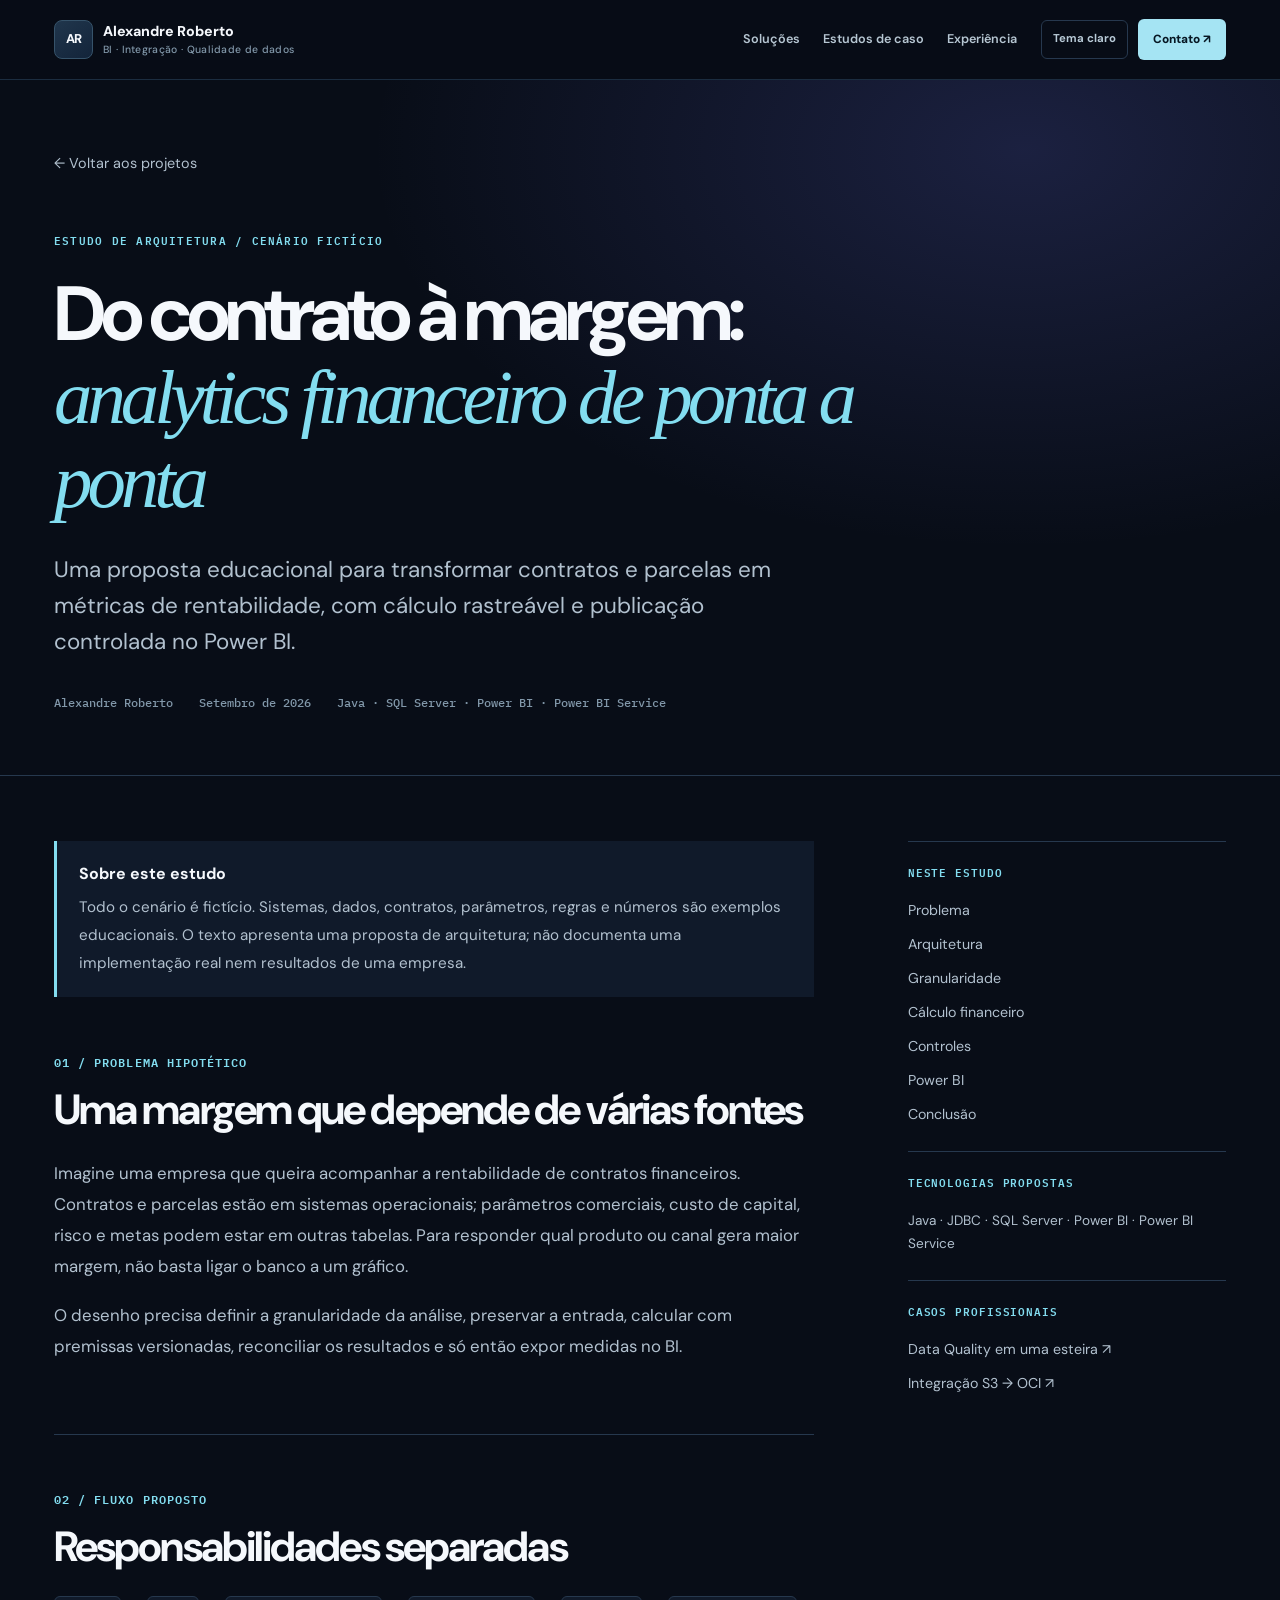
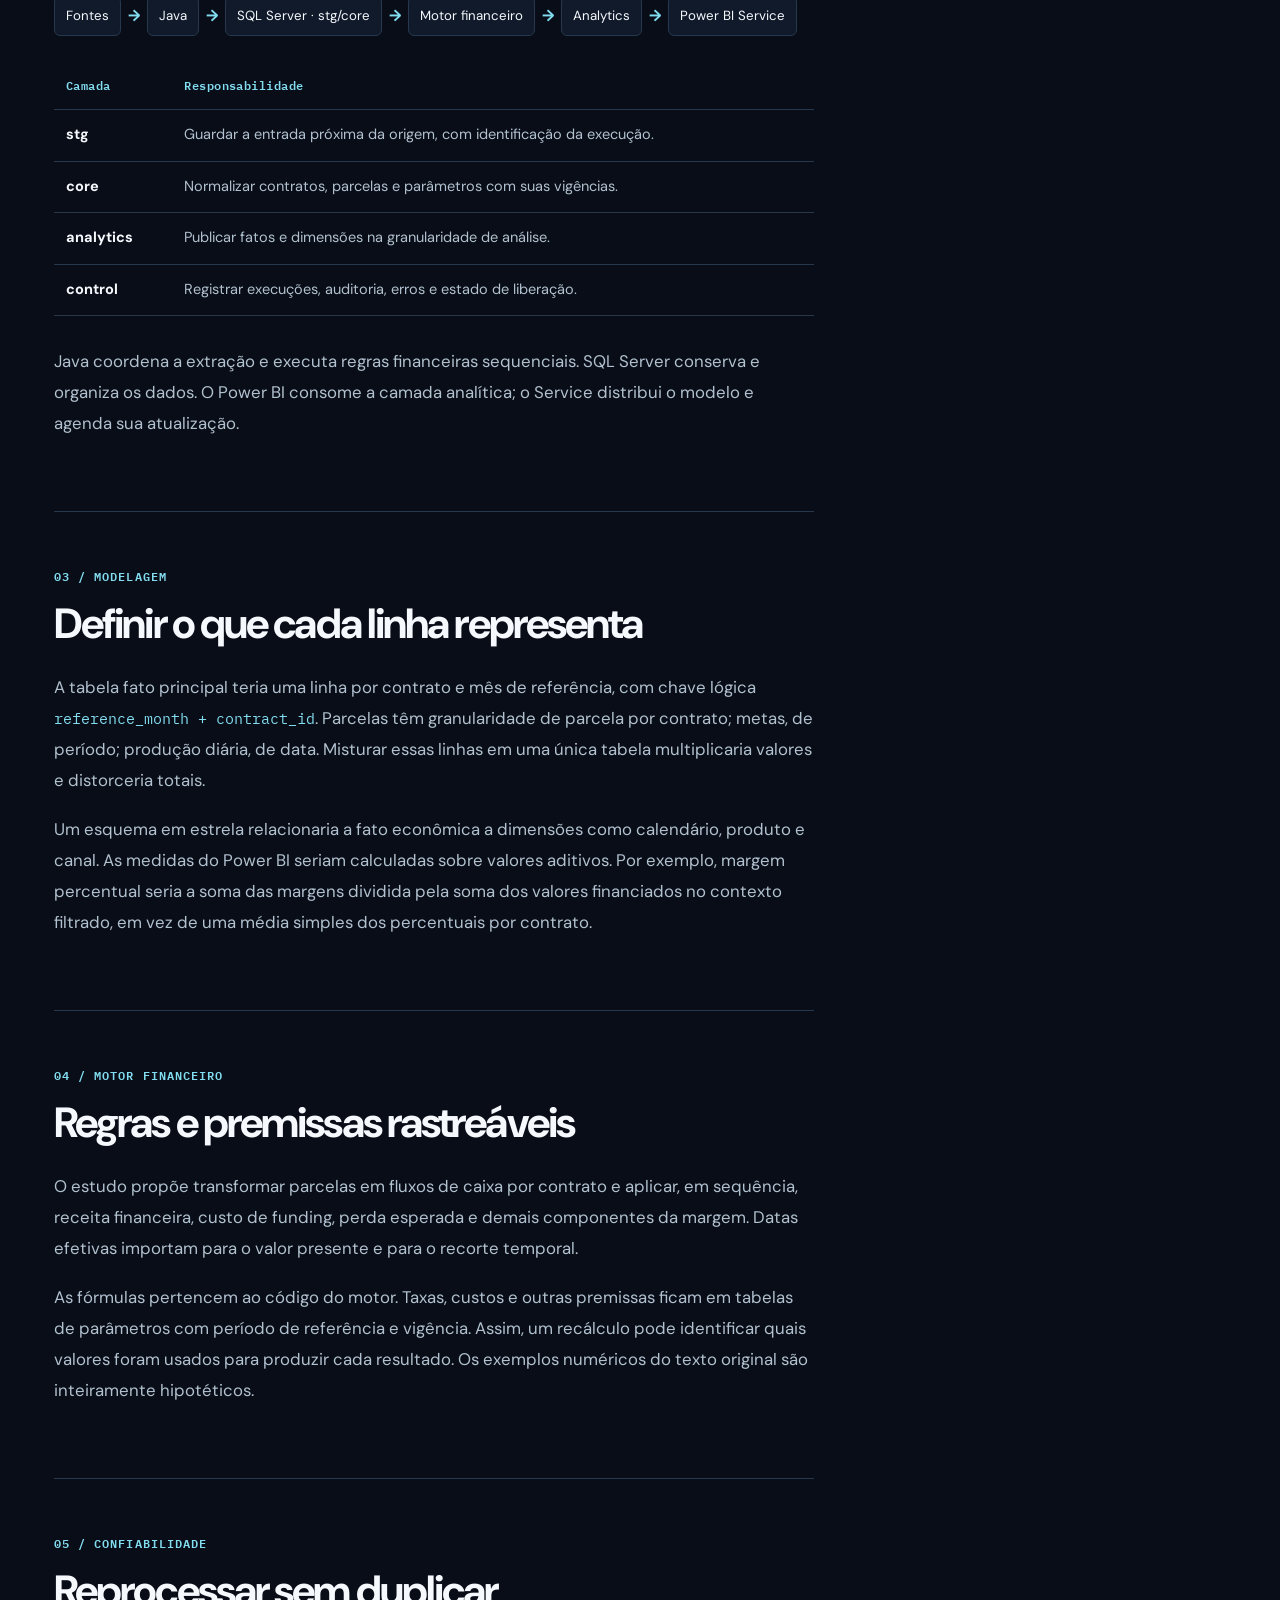
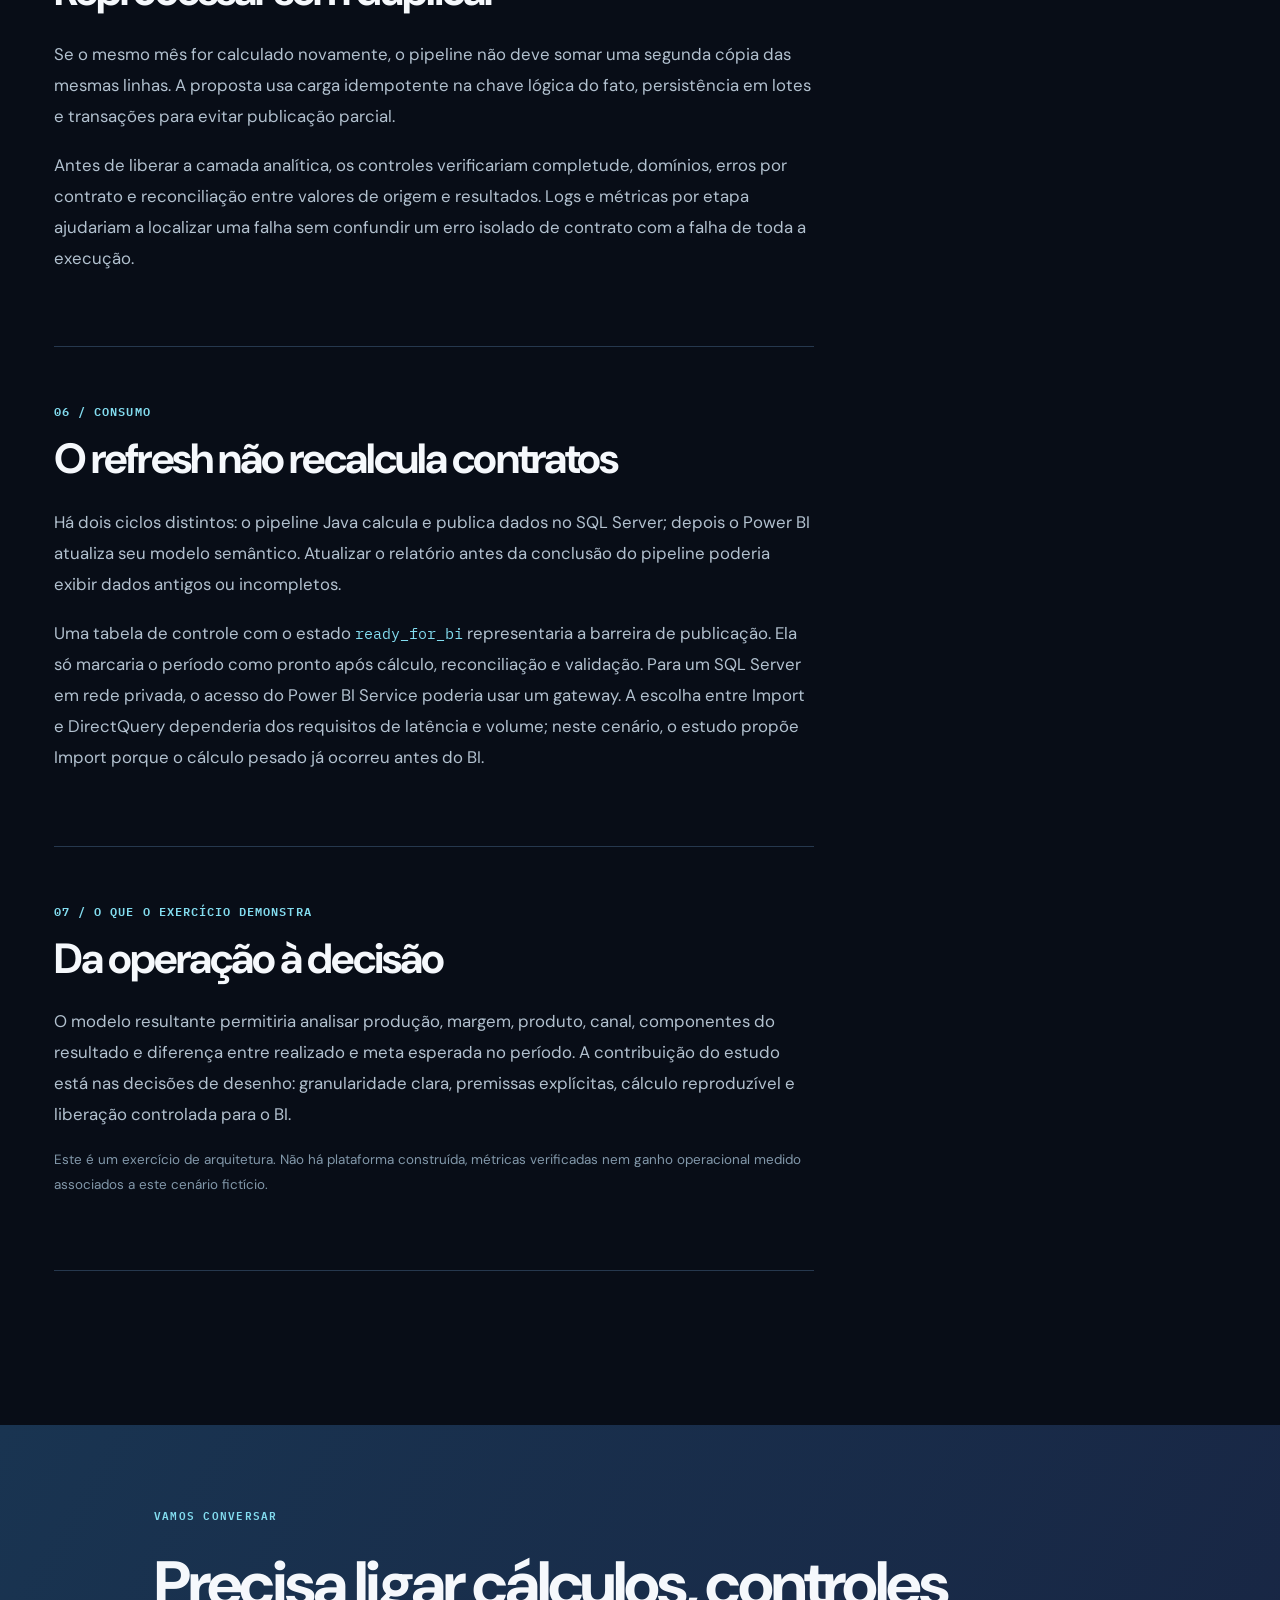
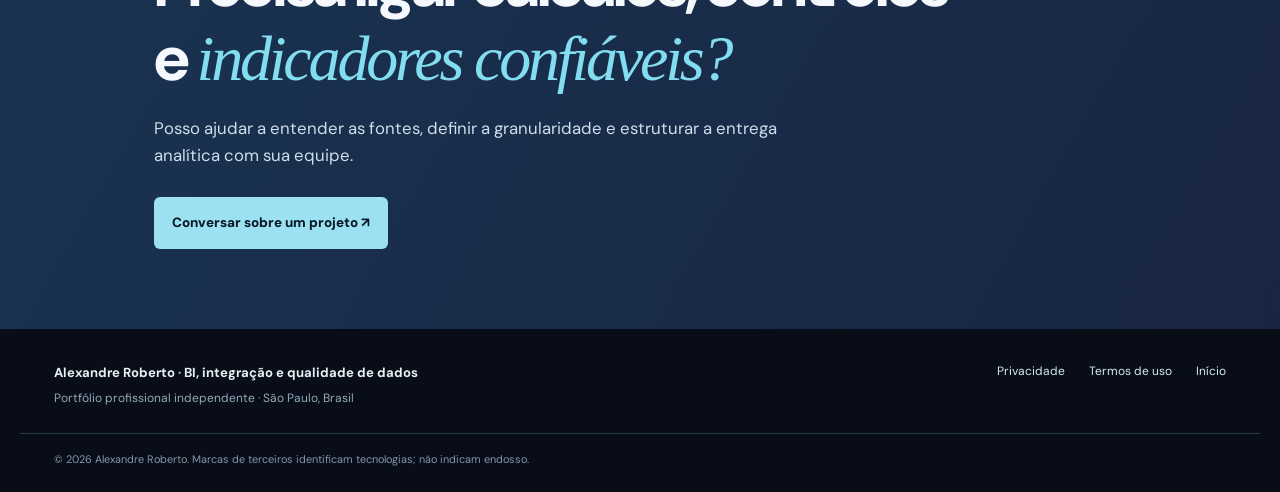
<file: estudos-de-caso/analytics-financeiro/index.html>
<!doctype html><html lang="pt-BR" data-theme="dark"><head><meta charset="utf-8"><meta name="viewport" content="width=device-width, initial-scale=1"><meta name="theme-color" content="#080d17"><meta name="description" content="Estudo educacional de arquitetura para analytics financeiro: ingestão Java, SQL Server, motor de cálculo, Data Quality e Power BI. Cenário integralmente fictício."><meta property="og:type" content="article"><meta property="og:title" content="Do contrato à margem: arquitetura de analytics financeiro | Alexandre Roberto"><meta property="og:description" content="Uma proposta fictícia que conecta engenharia de dados, regras financeiras e modelo semântico de BI."><link rel="icon" type="image/svg+xml" href="../../favicon.svg"><link rel="preconnect" href="https://fonts.googleapis.com"><link rel="preconnect" href="https://fonts.gstatic.com" crossorigin><link href="https://fonts.googleapis.com/css2?family=DM+Sans:wght@400;500;600;700;800&family=IBM+Plex+Mono:wght@400;500;600&display=swap" rel="stylesheet"><link rel="stylesheet" href="../../style.css"><script src="../../script.js" defer></script><title>Do contrato à margem: arquitetura de analytics financeiro | Alexandre Roberto</title></head><body><a class="skip-link" href="#conteudo">Ir para o conteúdo</a>
<header class="site-header"><div class="shell header-inner"><a class="brand" href="../../index.html" aria-label="Alexandre Roberto, página inicial"><span class="brand-mark" aria-hidden="true">AR</span><span class="brand-name">Alexandre Roberto<small>BI · Integração · Qualidade de dados</small></span></a><nav class="desktop-nav" aria-label="Navegação principal"><a href="../../index.html#solucoes">Soluções</a><a href="../../index.html#projetos">Estudos de caso</a><a href="../../index.html#experiencia">Experiência</a></nav><div class="header-actions"><button class="theme-toggle" type="button" aria-label="Ativar tema claro" aria-pressed="true">Tema claro</button><a class="nav-cta" href="../../index.html#contato">Contato ↗</a><button class="menu-toggle" type="button" aria-label="Abrir menu" aria-expanded="false" aria-controls="mobile-menu"><span></span><span></span></button></div></div><nav class="mobile-nav" id="mobile-menu" aria-label="Navegação para celular" hidden><a href="../../index.html">Início</a><a href="../../index.html#solucoes">Soluções</a><a href="../../index.html#projetos">Estudos de caso</a><a href="../../index.html#contato">Contato</a></nav></header>
<main id="conteudo" class="case-page"><section class="case-hero"><div class="shell"><a class="case-back" href="../../index.html#projetos">← Voltar aos projetos</a><p class="eyebrow">ESTUDO DE ARQUITETURA / CENÁRIO FICTÍCIO</p><h1>Do contrato à margem: <em>analytics financeiro de ponta a ponta</em></h1><p class="case-deck">Uma proposta educacional para transformar contratos e parcelas em métricas de rentabilidade, com cálculo rastreável e publicação controlada no Power BI.</p><div class="case-meta"><span>Alexandre Roberto</span><span>Setembro de 2026</span><span>Java · SQL Server · Power BI · Power BI Service</span></div></div></section>
<div class="shell case-layout"><article class="case-article"><div class="case-callout case-disclosure"><strong>Sobre este estudo</strong><p>Todo o cenário é fictício. Sistemas, dados, contratos, parâmetros, regras e números são exemplos educacionais. O texto apresenta uma proposta de arquitetura; não documenta uma implementação real nem resultados de uma empresa.</p></div>
<section id="problema"><p class="case-label">01 / PROBLEMA HIPOTÉTICO</p><h2>Uma margem que depende de várias fontes</h2><p>Imagine uma empresa que queira acompanhar a rentabilidade de contratos financeiros. Contratos e parcelas estão em sistemas operacionais; parâmetros comerciais, custo de capital, risco e metas podem estar em outras tabelas. Para responder qual produto ou canal gera maior margem, não basta ligar o banco a um gráfico.</p><p>O desenho precisa definir a granularidade da análise, preservar a entrada, calcular com premissas versionadas, reconciliar os resultados e só então expor medidas no BI.</p></section>
<section id="arquitetura"><p class="case-label">02 / FLUXO PROPOSTO</p><h2>Responsabilidades separadas</h2><div class="dq-states architecture-states" role="img" aria-label="Fluxo conceitual: sistemas operacionais, ingestão Java, staging e core no SQL Server, motor financeiro Java, camada analytics no SQL Server, modelo semântico Power BI e distribuição no Power BI Service"><span>Fontes</span><b aria-hidden="true">→</b><span>Java</span><b aria-hidden="true">→</b><span>SQL Server · stg/core</span><b aria-hidden="true">→</b><span>Motor financeiro</span><b aria-hidden="true">→</b><span>Analytics</span><b aria-hidden="true">→</b><span>Power BI Service</span></div><div class="dq-table-wrap"><table class="dq-table"><thead><tr><th>Camada</th><th>Responsabilidade</th></tr></thead><tbody><tr><td>stg</td><td>Guardar a entrada próxima da origem, com identificação da execução.</td></tr><tr><td>core</td><td>Normalizar contratos, parcelas e parâmetros com suas vigências.</td></tr><tr><td>analytics</td><td>Publicar fatos e dimensões na granularidade de análise.</td></tr><tr><td>control</td><td>Registrar execuções, auditoria, erros e estado de liberação.</td></tr></tbody></table></div><p>Java coordena a extração e executa regras financeiras sequenciais. SQL Server conserva e organiza os dados. O Power BI consome a camada analítica; o Service distribui o modelo e agenda sua atualização.</p></section>
<section id="granularidade"><p class="case-label">03 / MODELAGEM</p><h2>Definir o que cada linha representa</h2><p>A tabela fato principal teria uma linha por contrato e mês de referência, com chave lógica <code>reference_month + contract_id</code>. Parcelas têm granularidade de parcela por contrato; metas, de período; produção diária, de data. Misturar essas linhas em uma única tabela multiplicaria valores e distorceria totais.</p><p>Um esquema em estrela relacionaria a fato econômica a dimensões como calendário, produto e canal. As medidas do Power BI seriam calculadas sobre valores aditivos. Por exemplo, margem percentual seria a soma das margens dividida pela soma dos valores financiados no contexto filtrado, em vez de uma média simples dos percentuais por contrato.</p></section>
<section id="calculo"><p class="case-label">04 / MOTOR FINANCEIRO</p><h2>Regras e premissas rastreáveis</h2><p>O estudo propõe transformar parcelas em fluxos de caixa por contrato e aplicar, em sequência, receita financeira, custo de funding, perda esperada e demais componentes da margem. Datas efetivas importam para o valor presente e para o recorte temporal.</p><p>As fórmulas pertencem ao código do motor. Taxas, custos e outras premissas ficam em tabelas de parâmetros com período de referência e vigência. Assim, um recálculo pode identificar quais valores foram usados para produzir cada resultado. Os exemplos numéricos do texto original são inteiramente hipotéticos.</p></section>
<section id="operacao"><p class="case-label">05 / CONFIABILIDADE</p><h2>Reprocessar sem duplicar</h2><p>Se o mesmo mês for calculado novamente, o pipeline não deve somar uma segunda cópia das mesmas linhas. A proposta usa carga idempotente na chave lógica do fato, persistência em lotes e transações para evitar publicação parcial.</p><p>Antes de liberar a camada analítica, os controles verificariam completude, domínios, erros por contrato e reconciliação entre valores de origem e resultados. Logs e métricas por etapa ajudariam a localizar uma falha sem confundir um erro isolado de contrato com a falha de toda a execução.</p></section>
<section id="bi"><p class="case-label">06 / CONSUMO</p><h2>O refresh não recalcula contratos</h2><p>Há dois ciclos distintos: o pipeline Java calcula e publica dados no SQL Server; depois o Power BI atualiza seu modelo semântico. Atualizar o relatório antes da conclusão do pipeline poderia exibir dados antigos ou incompletos.</p><p>Uma tabela de controle com o estado <code>ready_for_bi</code> representaria a barreira de publicação. Ela só marcaria o período como pronto após cálculo, reconciliação e validação. Para um SQL Server em rede privada, o acesso do Power BI Service poderia usar um gateway. A escolha entre Import e DirectQuery dependeria dos requisitos de latência e volume; neste cenário, o estudo propõe Import porque o cálculo pesado já ocorreu antes do BI.</p></section>
<section id="resultado"><p class="case-label">07 / O QUE O EXERCÍCIO DEMONSTRA</p><h2>Da operação à decisão</h2><p>O modelo resultante permitiria analisar produção, margem, produto, canal, componentes do resultado e diferença entre realizado e meta esperada no período. A contribuição do estudo está nas decisões de desenho: granularidade clara, premissas explícitas, cálculo reproduzível e liberação controlada para o BI.</p><p class="case-caveat">Este é um exercício de arquitetura. Não há plataforma construída, métricas verificadas nem ganho operacional medido associados a este cenário fictício.</p></section>
</article><aside class="case-aside"><nav aria-label="Nesta página"><strong>NESTE ESTUDO</strong><a href="#problema">Problema</a><a href="#arquitetura">Arquitetura</a><a href="#granularidade">Granularidade</a><a href="#calculo">Cálculo financeiro</a><a href="#operacao">Controles</a><a href="#bi">Power BI</a><a href="#resultado">Conclusão</a></nav><div><strong>TECNOLOGIAS PROPOSTAS</strong><p>Java · JDBC · SQL Server · Power BI · Power BI Service</p></div><div><strong>CASOS PROFISSIONAIS</strong><a href="../data-quality-esteira/">Data Quality em uma esteira ↗</a><a href="../integracao-s3-adf-oci/">Integração S3 → OCI ↗</a></div></aside></div><section class="case-contact"><div class="shell"><p class="eyebrow">VAMOS CONVERSAR</p><h2>Precisa ligar cálculos, controles e <em>indicadores confiáveis?</em></h2><p>Posso ajudar a entender as fontes, definir a granularidade e estruturar a entrega analítica com sua equipe.</p><a class="button button-primary" href="https://wa.me/5511946092033?text=Ol%C3%A1%2C%20Alexandre!%20Li%20seu%20estudo%20de%20arquitetura%20de%20analytics%20financeiro%20e%20gostaria%20de%20conversar." target="_blank" rel="noopener noreferrer">Conversar sobre um projeto ↗</a></div></section></main>
<footer class="site-footer"><div class="shell footer-inner"><div class="footer-brand"><strong>Alexandre Roberto <b>·</b> BI, integração e qualidade de dados</strong><span>Portfólio profissional independente · São Paulo, Brasil</span></div><nav class="footer-links" aria-label="Informações legais"><a href="../../privacidade.html">Privacidade</a><a href="../../termos.html">Termos de uso</a><a href="../../index.html">Início</a></nav></div><div class="shell footer-legal">© <span id="year">2026</span> Alexandre Roberto. Marcas de terceiros identificam tecnologias; não indicam endosso.</div></footer></body></html>
</file>
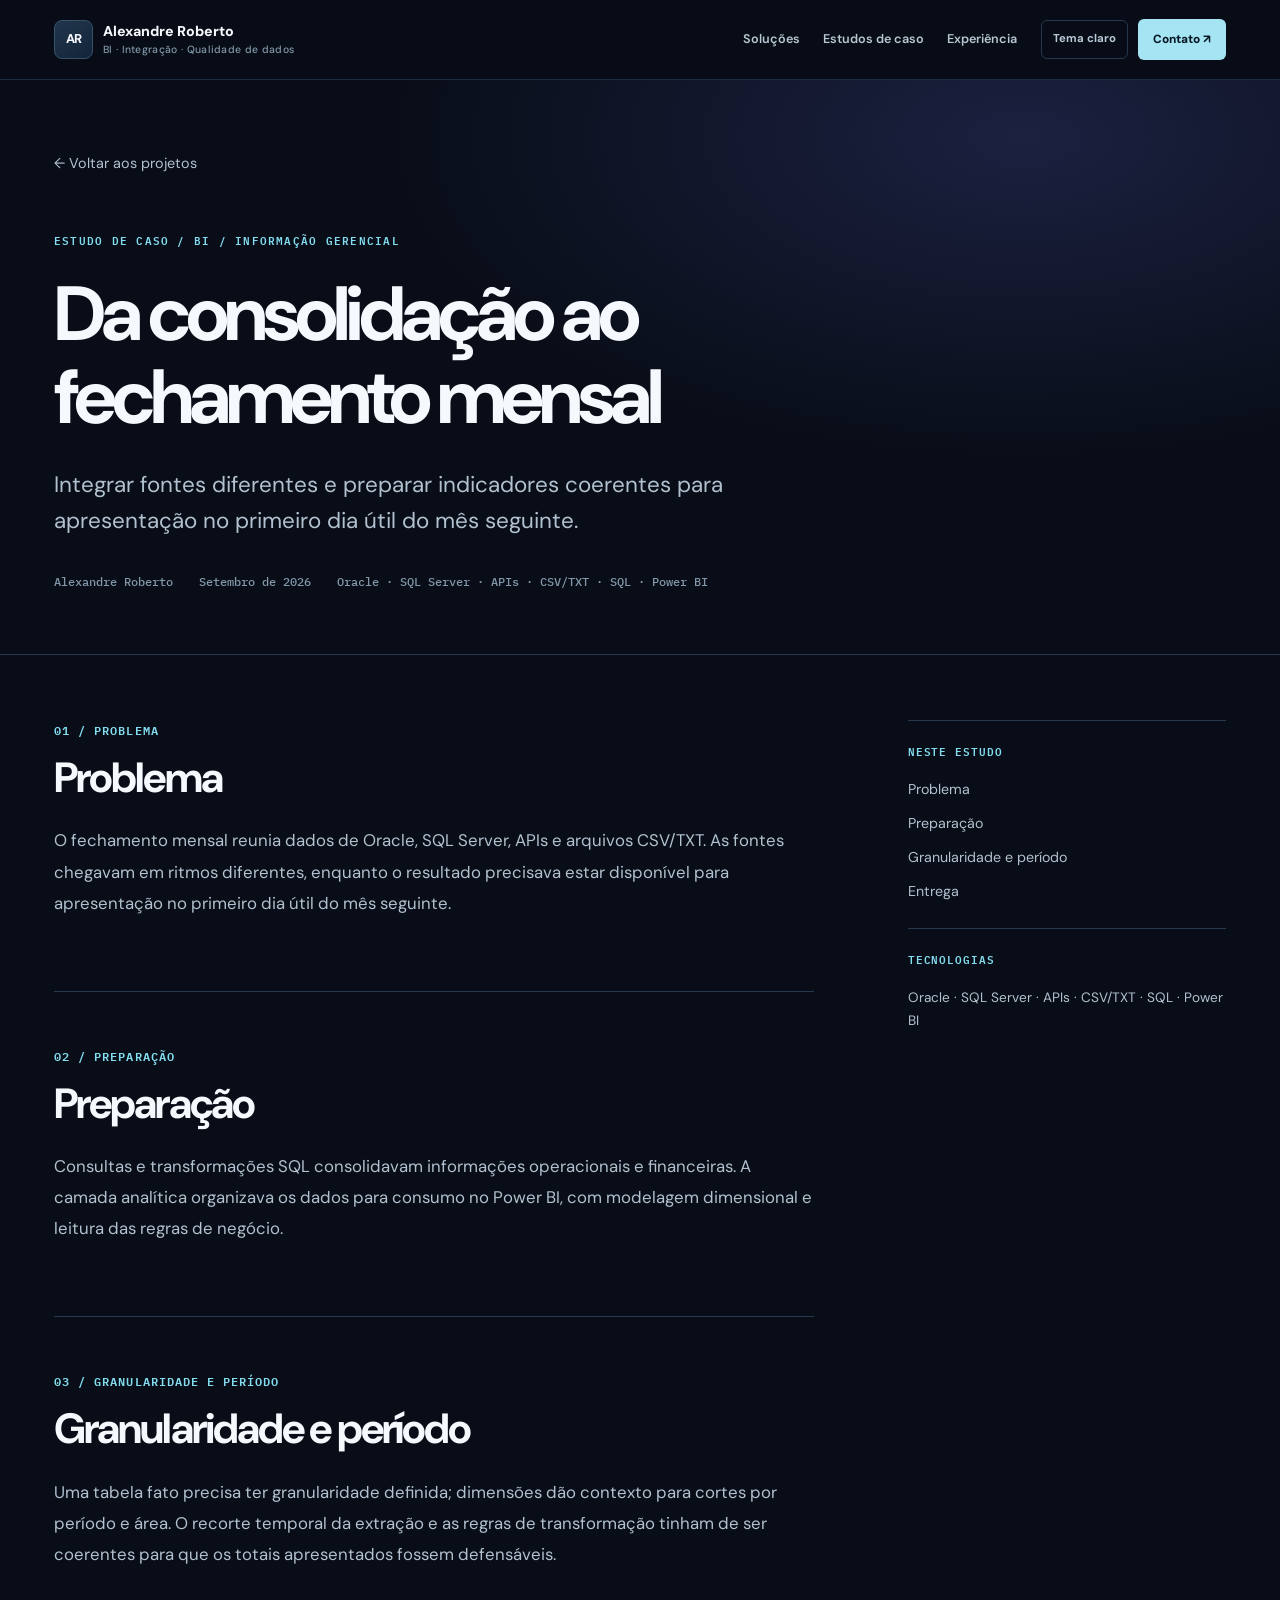
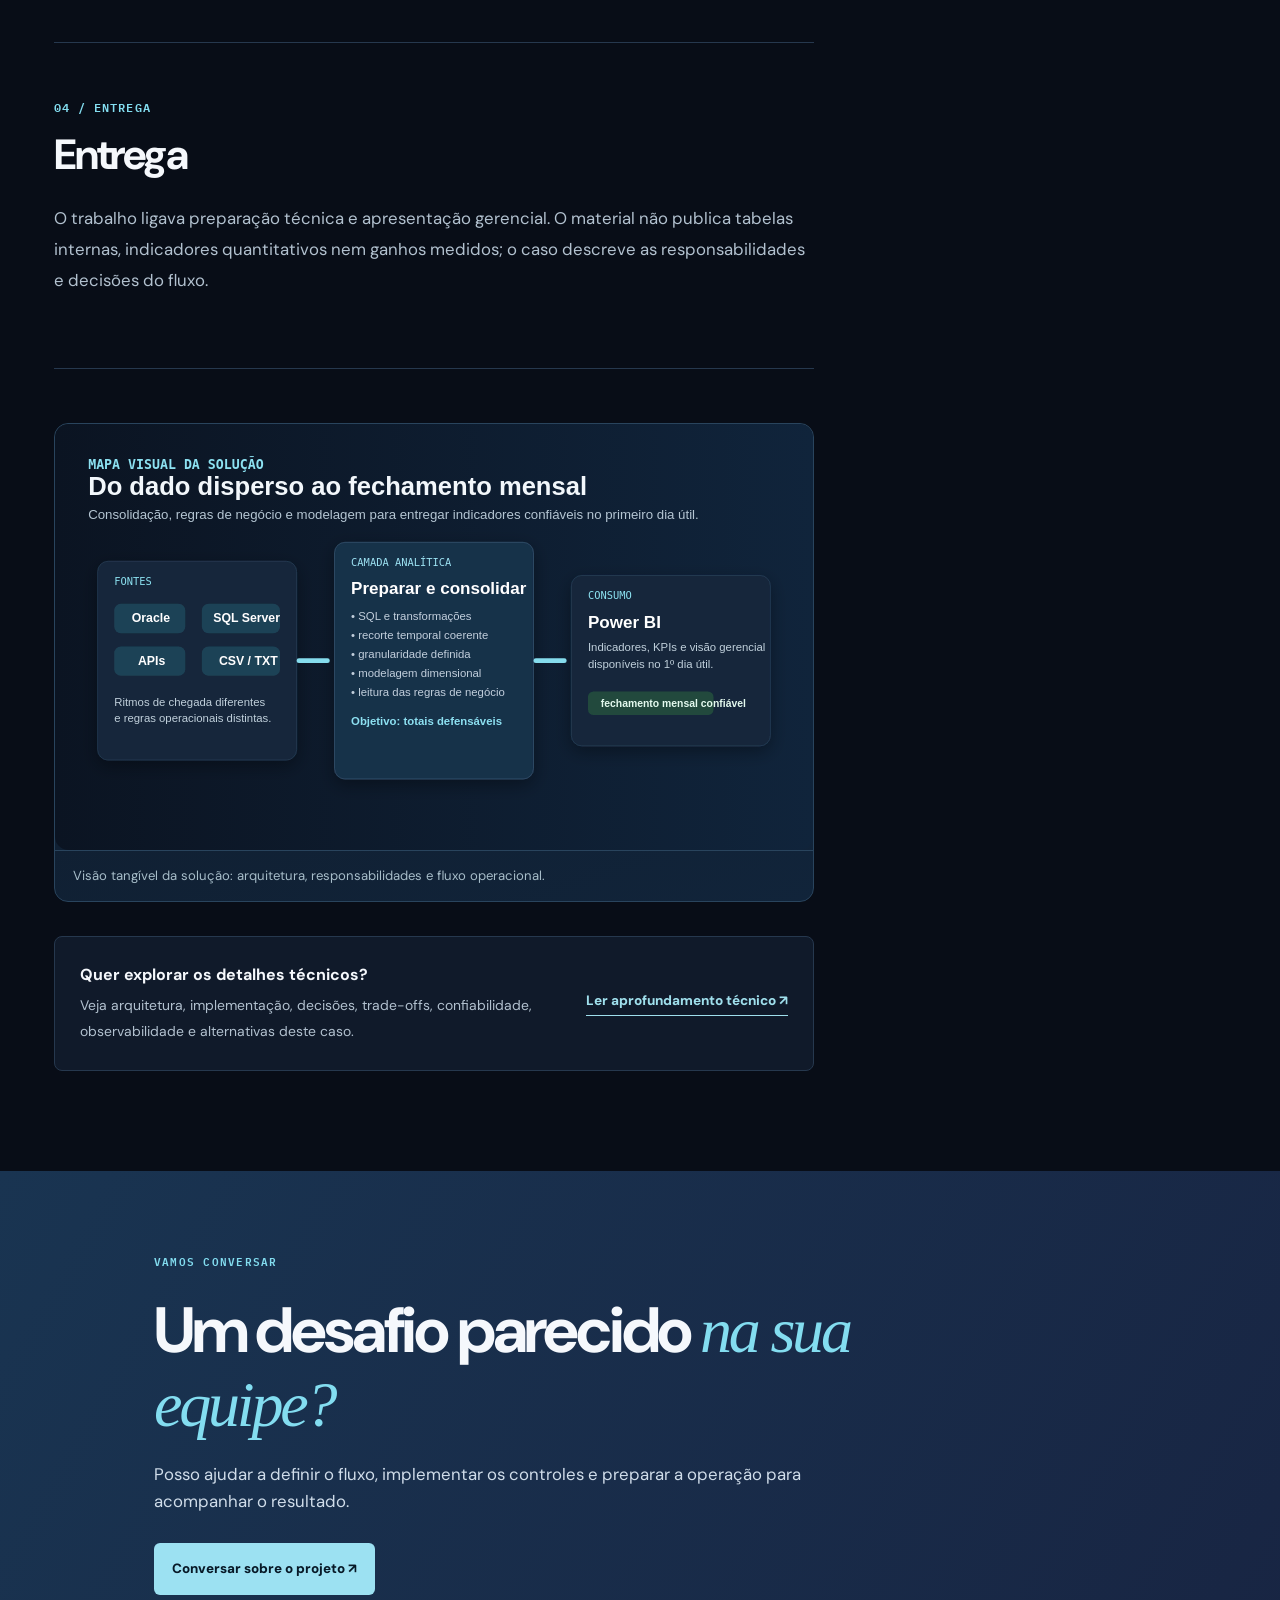
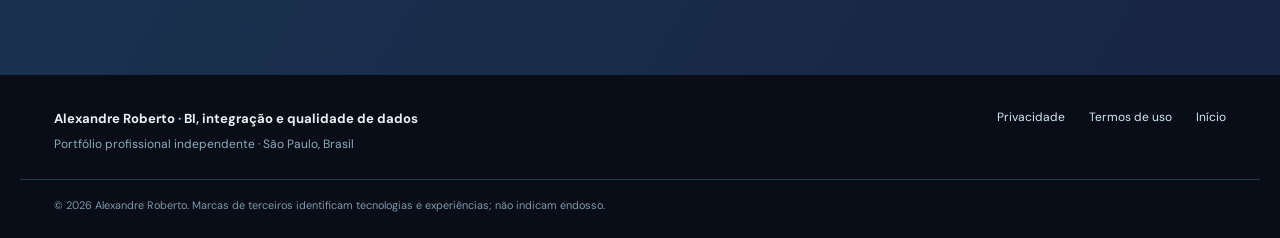
<file: estudos-de-caso/bi-fechamento-mensal/index.html>
<!DOCTYPE html>

<html data-theme="dark" lang="pt-BR">
<head><meta charset="utf-8"/><meta content="width=device-width, initial-scale=1" name="viewport"/><meta content="#080d17" name="theme-color"/>
<meta content="Integrar fontes diferentes e preparar indicadores coerentes para apresentação no primeiro dia útil do mês seguinte." name="description"/><meta content="article" property="og:type"/><meta content="Da consolidação ao fechamento mensal | Alexandre Roberto" property="og:title"/><meta content="Integrar fontes diferentes e preparar indicadores coerentes para apresentação no primeiro dia útil do mês seguinte." property="og:description"/>
<link href="../../favicon.svg" rel="icon" type="image/svg+xml"/><link href="https://fonts.googleapis.com" rel="preconnect"/><link crossorigin="" href="https://fonts.gstatic.com" rel="preconnect"/><link href="https://fonts.googleapis.com/css2?family=DM+Sans:wght@400;500;600;700;800&amp;family=IBM+Plex+Mono:wght@400;500;600&amp;display=swap" rel="stylesheet"/><link href="../../style.css" rel="stylesheet"/><script defer="" src="../../script.js"></script><title>Da consolidação ao fechamento mensal | Alexandre Roberto</title></head>
<body><a class="skip-link" href="#conteudo">Ir para o conteúdo</a>
<header class="site-header"><div class="shell header-inner"><a aria-label="Alexandre Roberto, página inicial" class="brand" href="../../index.html"><span aria-hidden="true" class="brand-mark">AR</span><span class="brand-name">Alexandre Roberto<small>BI · Integração · Qualidade de dados</small></span></a><nav aria-label="Navegação principal" class="desktop-nav"><a href="../../index.html#solucoes">Soluções</a><a href="../../index.html#projetos">Estudos de caso</a><a href="../../index.html#experiencia">Experiência</a></nav><div class="header-actions"><button aria-label="Ativar tema claro" aria-pressed="true" class="theme-toggle" type="button">Tema claro</button><a class="nav-cta" href="../../index.html#contato">Contato ↗</a><button aria-controls="mobile-menu" aria-expanded="false" aria-label="Abrir menu" class="menu-toggle" type="button"><span></span><span></span></button></div></div><nav aria-label="Navegação para celular" class="mobile-nav" hidden="" id="mobile-menu"><a href="../../index.html">Início</a><a href="../../index.html#solucoes">Soluções</a><a href="../../index.html#projetos">Estudos de caso</a><a href="../../index.html#contato">Contato</a></nav></header>
<main class="case-page" id="conteudo"><section class="case-hero"><div class="shell"><a class="case-back" href="../../index.html#projetos">← Voltar aos projetos</a><p class="eyebrow">ESTUDO DE CASO / BI / INFORMAÇÃO GERENCIAL</p><h1>Da consolidação ao fechamento mensal</h1><p class="case-deck">Integrar fontes diferentes e preparar indicadores coerentes para apresentação no primeiro dia útil do mês seguinte.</p><div class="case-meta"><span>Alexandre Roberto</span><span>Setembro de 2026</span><span>Oracle · SQL Server · APIs · CSV/TXT · SQL · Power BI</span></div></div></section><div class="shell case-layout"><article class="case-article"><section id="parte-1"><p class="case-label">01 / PROBLEMA</p><h2>Problema</h2><p>O fechamento mensal reunia dados de Oracle, SQL Server, APIs e arquivos CSV/TXT. As fontes chegavam em ritmos diferentes, enquanto o resultado precisava estar disponível para apresentação no primeiro dia útil do mês seguinte.</p></section><section id="parte-2"><p class="case-label">02 / PREPARAÇÃO</p><h2>Preparação</h2><p>Consultas e transformações SQL consolidavam informações operacionais e financeiras. A camada analítica organizava os dados para consumo no Power BI, com modelagem dimensional e leitura das regras de negócio.</p></section><section id="parte-3"><p class="case-label">03 / GRANULARIDADE E PERÍODO</p><h2>Granularidade e período</h2><p>Uma tabela fato precisa ter granularidade definida; dimensões dão contexto para cortes por período e área. O recorte temporal da extração e as regras de transformação tinham de ser coerentes para que os totais apresentados fossem defensáveis.</p></section><section id="parte-4"><p class="case-label">04 / ENTREGA</p><h2>Entrega</h2><p>O trabalho ligava preparação técnica e apresentação gerencial. O material não publica tabelas internas, indicadores quantitativos nem ganhos medidos; o caso descreve as responsabilidades e decisões do fluxo.</p></section><figure class="case-showcase"><img src="../../assets/diagrams/bi-overview.svg" alt="Mapa visual da solução de consolidação e fechamento mensal." loading="lazy"/><figcaption>Visão tangível da solução: arquitetura, responsabilidades e fluxo operacional.</figcaption></figure><div class="case-document"><div><strong>Quer explorar os detalhes técnicos?</strong><p>Veja arquitetura, implementação, decisões, trade-offs, confiabilidade, observabilidade e alternativas deste caso.</p></div><a class="text-link" href="tecnico.html">Ler aprofundamento técnico ↗</a></div></article><aside class="case-aside"><nav aria-label="Nesta página"><strong>NESTE ESTUDO</strong><a href="#parte-1">Problema</a><a href="#parte-2">Preparação</a><a href="#parte-3">Granularidade e período</a><a href="#parte-4">Entrega</a></nav><div><strong>TECNOLOGIAS</strong><p>Oracle · SQL Server · APIs · CSV/TXT · SQL · Power BI</p></div></aside></div><section class="case-contact"><div class="shell"><p class="eyebrow">VAMOS CONVERSAR</p><h2>Um desafio parecido <em>na sua equipe?</em></h2><p>Posso ajudar a definir o fluxo, implementar os controles e preparar a operação para acompanhar o resultado.</p><a class="button button-primary" href="../../index.html#contato">Conversar sobre o projeto ↗</a></div></section></main><footer class="site-footer"><div class="shell footer-inner"><div class="footer-brand"><strong>Alexandre Roberto <b>·</b> BI, integração e qualidade de dados</strong><span>Portfólio profissional independente · São Paulo, Brasil</span></div><nav aria-label="Informações legais" class="footer-links"><a href="../../privacidade.html">Privacidade</a><a href="../../termos.html">Termos de uso</a><a href="../../index.html">Início</a></nav></div><div class="shell footer-legal">© <span id="year">2026</span> Alexandre Roberto. Marcas de terceiros identificam tecnologias e experiências; não indicam endosso.</div></footer></body></html>
</file>
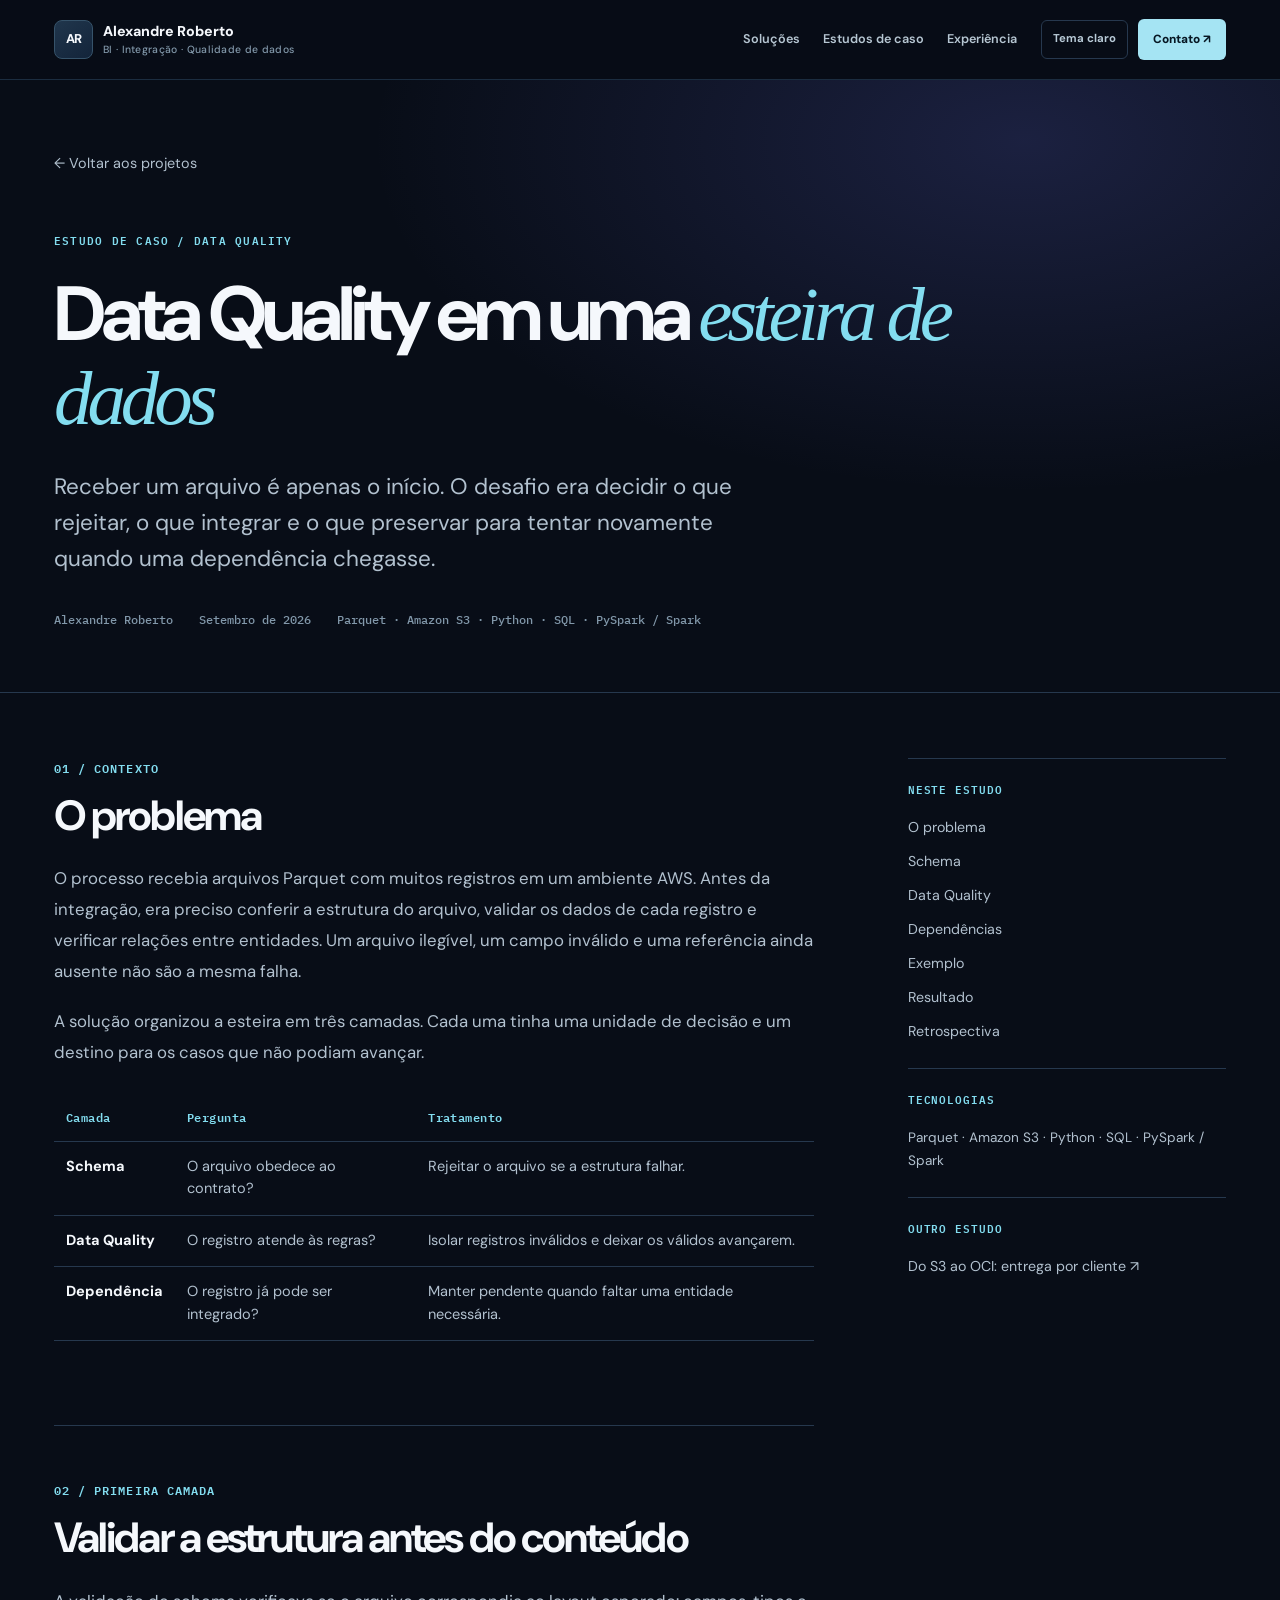
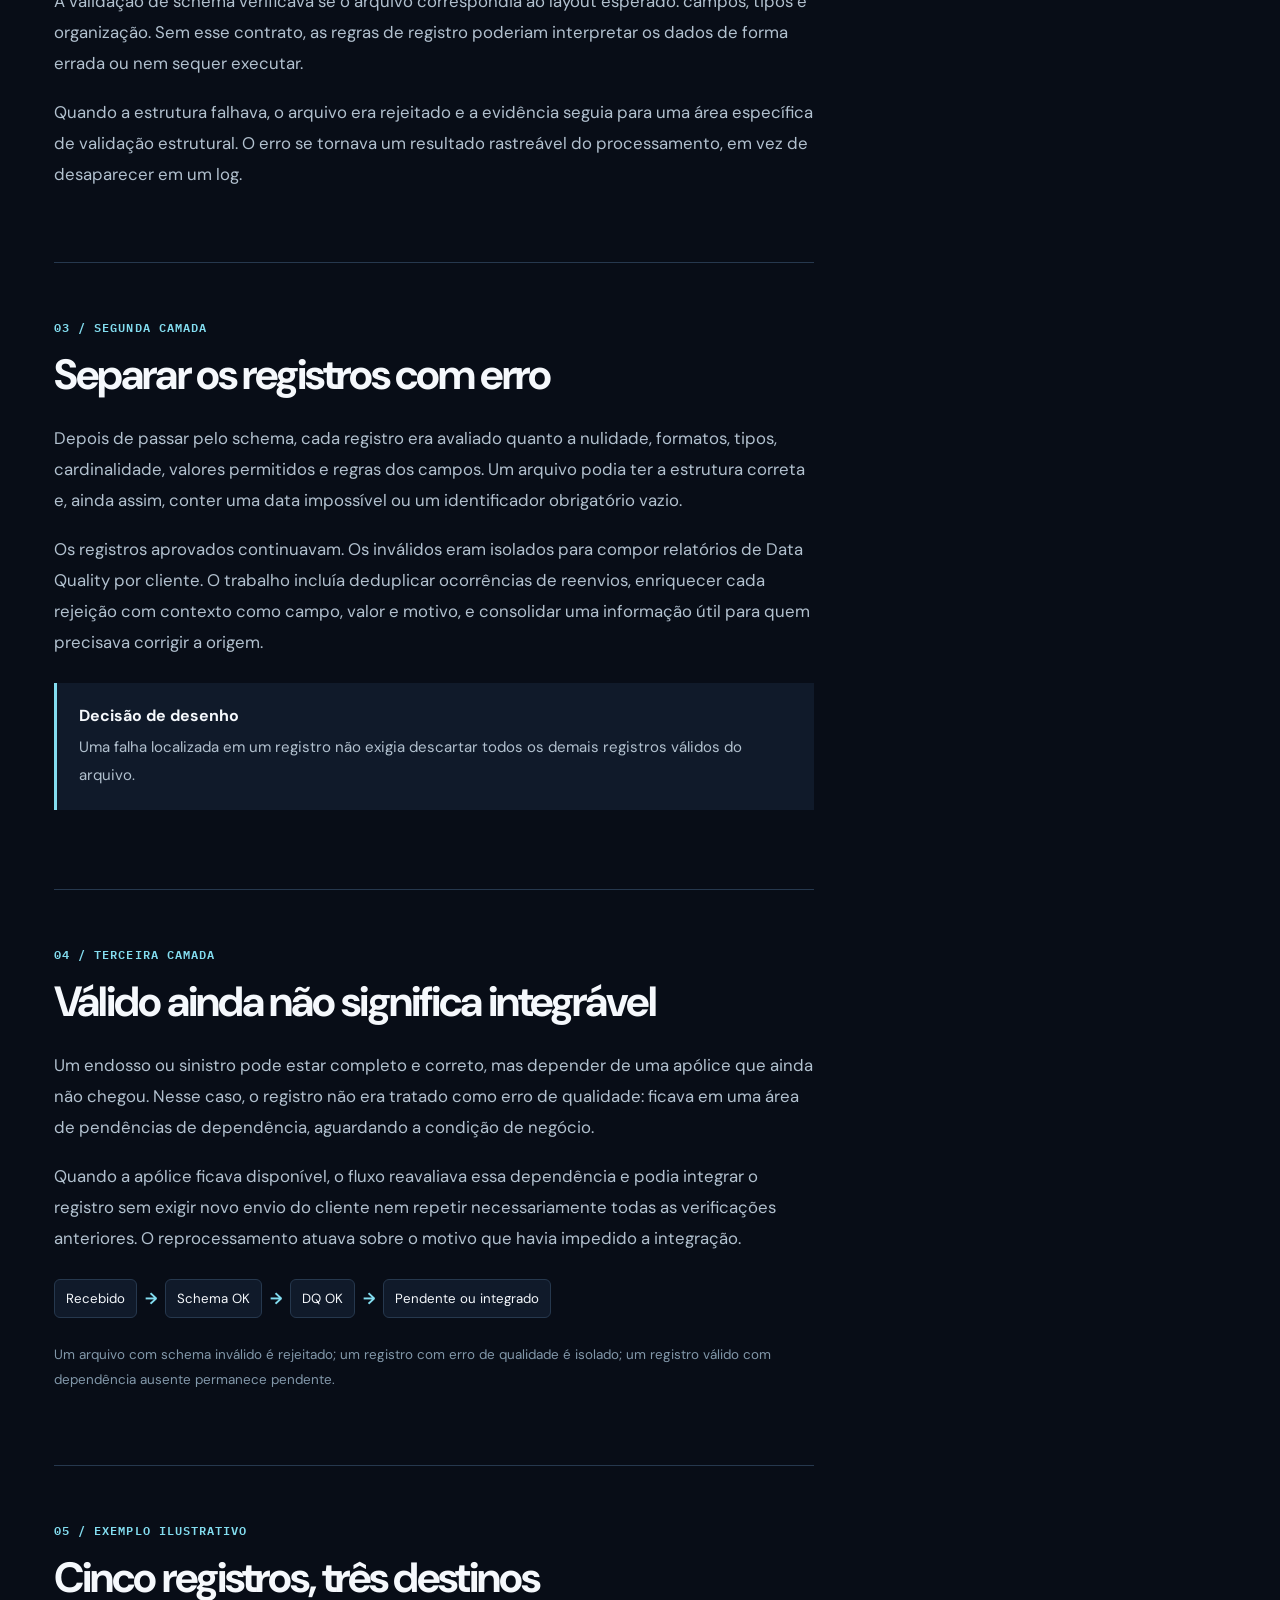
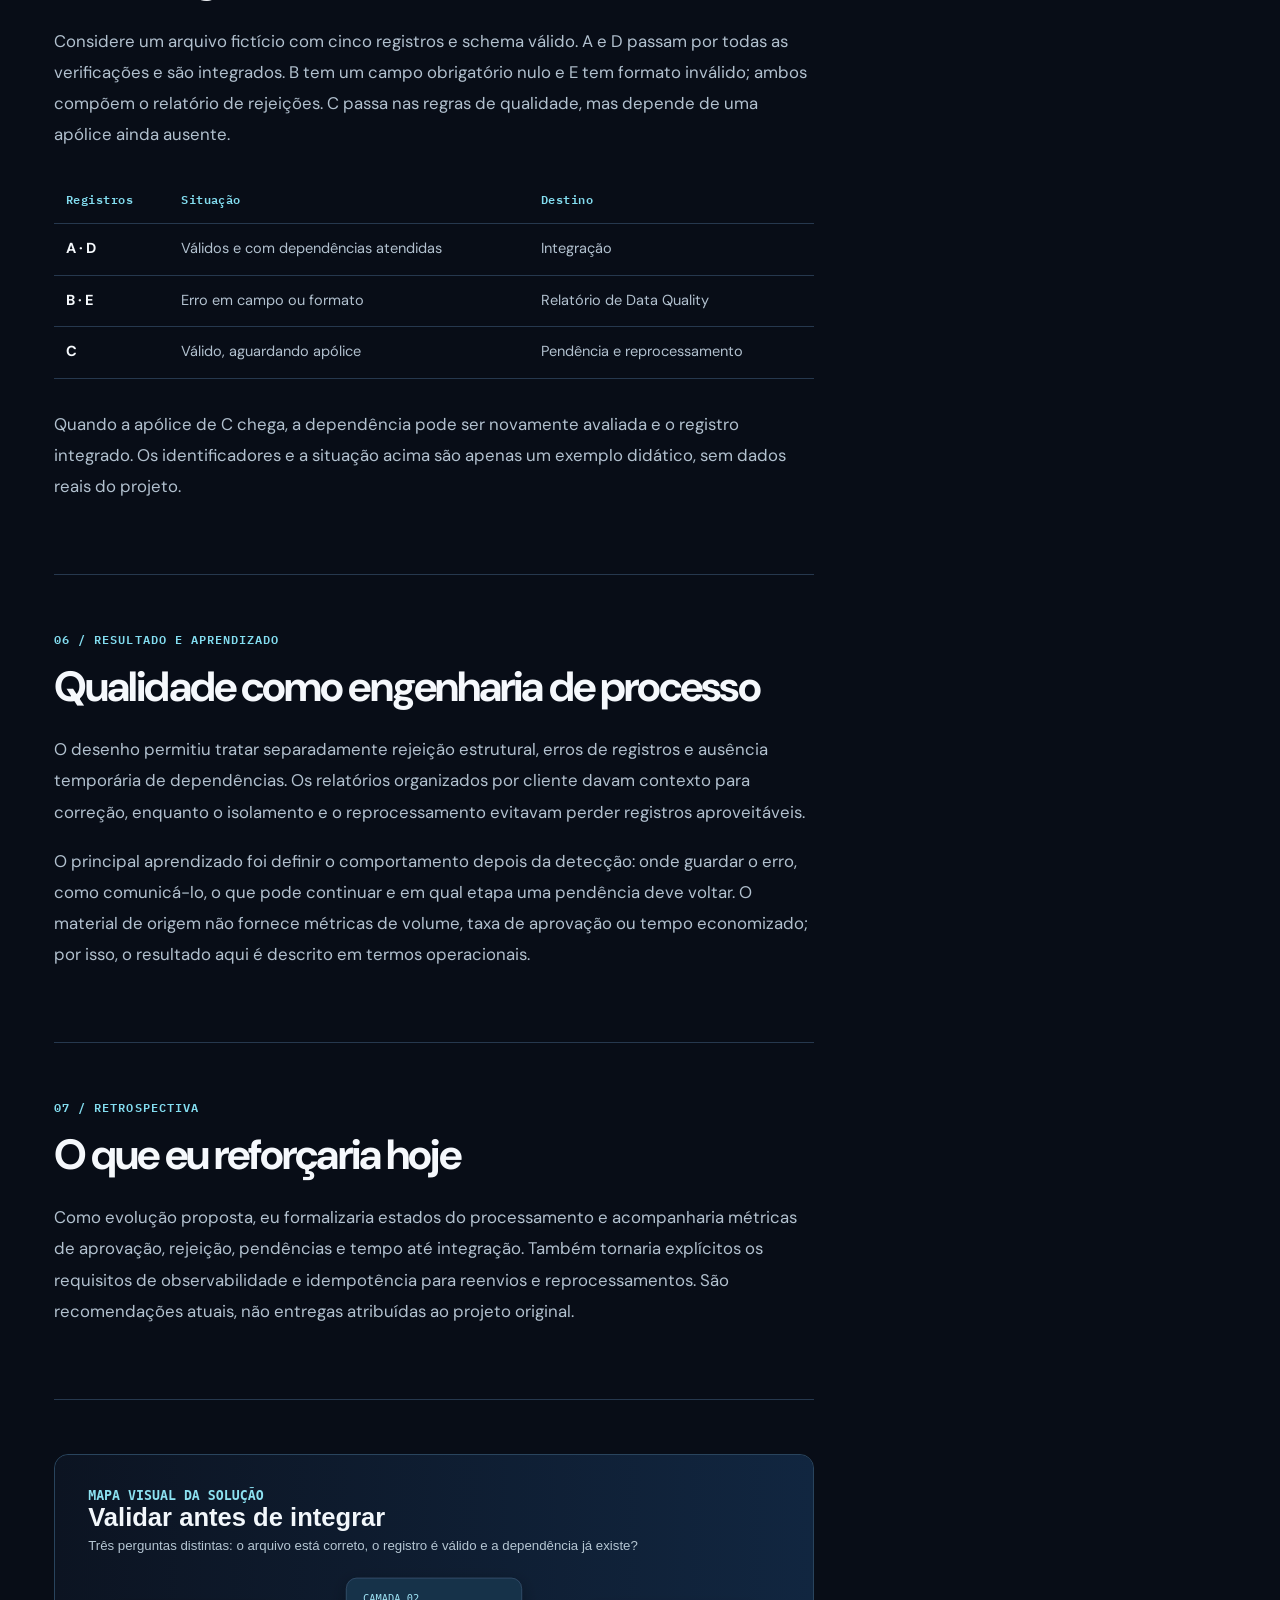
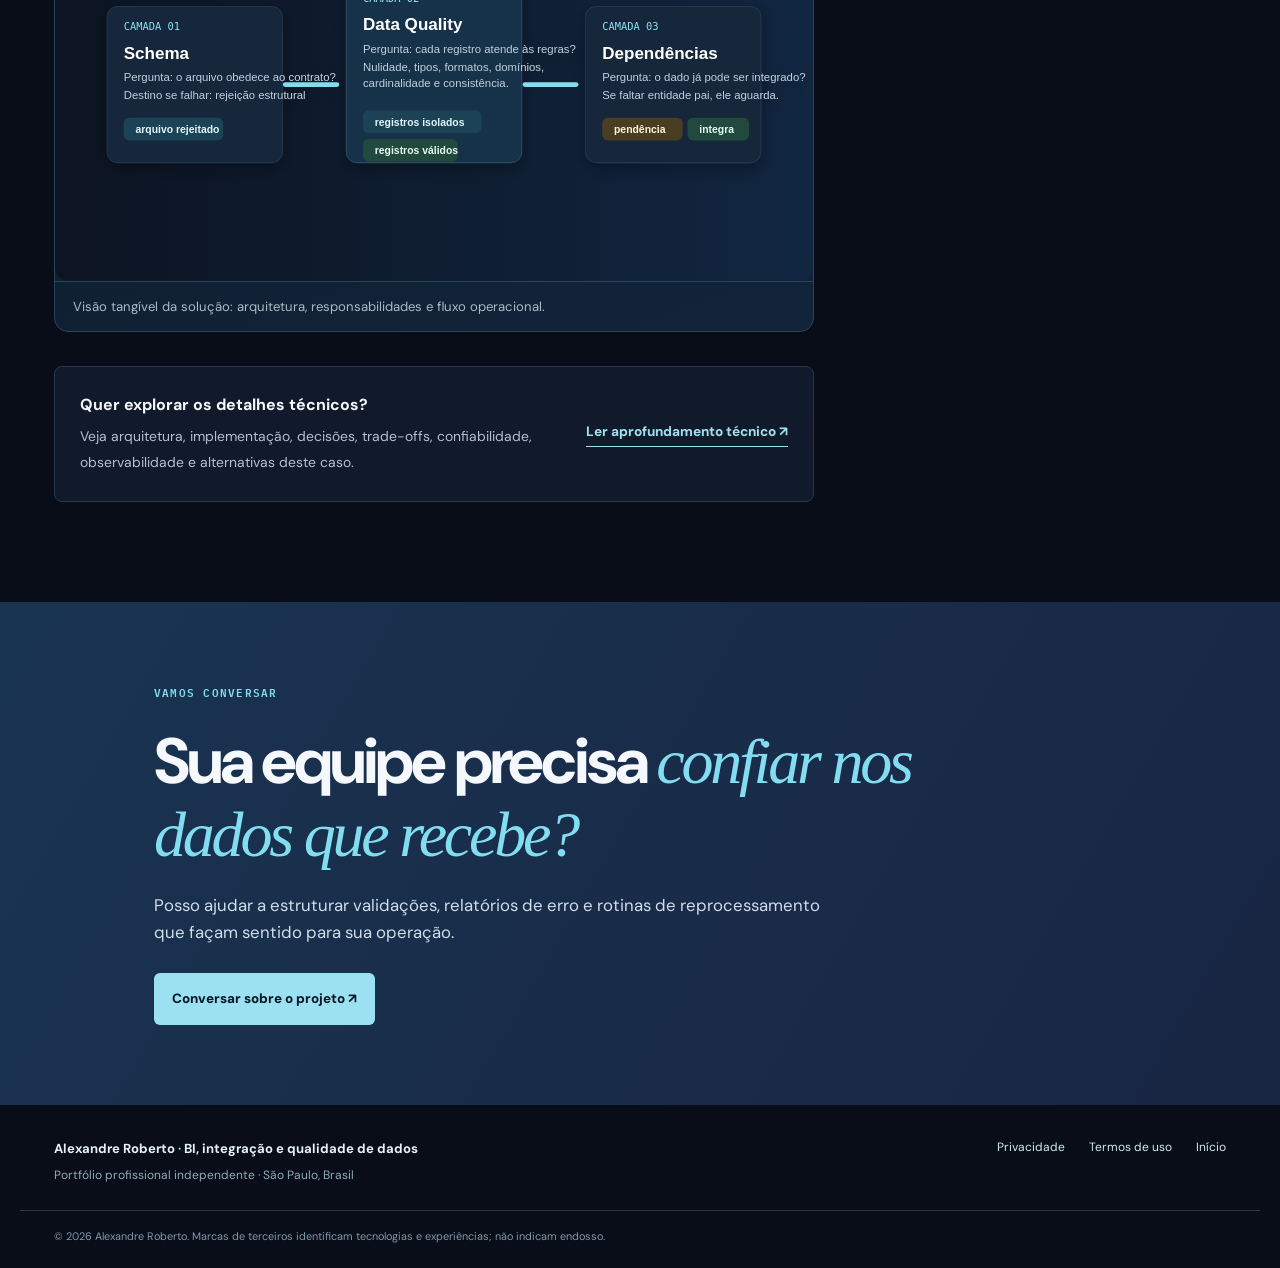
<file: estudos-de-caso/data-quality-esteira/index.html>
<!DOCTYPE html>

<html data-theme="dark" lang="pt-BR">
<head><meta charset="utf-8"/><meta content="width=device-width, initial-scale=1" name="viewport"/><meta content="#080d17" name="theme-color"/>
<meta content="Estudo de caso sobre uma esteira de Data Quality: validação estrutural, qualidade dos registros, dependências e reprocessamento em ambiente de dados AWS." name="description"/><meta content="article" property="og:type"/><meta content="Data Quality em uma esteira de dados | Alexandre Roberto" property="og:title"/><meta content="Por que erros estruturais, registros inválidos e dependências ausentes precisam de tratamentos diferentes." property="og:description"/>
<link href="../../favicon.svg" rel="icon" type="image/svg+xml"/><link href="https://fonts.googleapis.com" rel="preconnect"/><link crossorigin="" href="https://fonts.gstatic.com" rel="preconnect"/><link href="https://fonts.googleapis.com/css2?family=DM+Sans:wght@400;500;600;700;800&amp;family=IBM+Plex+Mono:wght@400;500;600&amp;display=swap" rel="stylesheet"/><link href="../../style.css" rel="stylesheet"/><script defer="" src="../../script.js"></script><title>Data Quality em uma esteira de dados | Alexandre Roberto</title></head>
<body><a class="skip-link" href="#conteudo">Ir para o conteúdo</a>
<header class="site-header"><div class="shell header-inner"><a aria-label="Alexandre Roberto, página inicial" class="brand" href="../../index.html"><span aria-hidden="true" class="brand-mark">AR</span><span class="brand-name">Alexandre Roberto<small>BI · Integração · Qualidade de dados</small></span></a><nav aria-label="Navegação principal" class="desktop-nav"><a href="../../index.html#solucoes">Soluções</a><a href="../../index.html#projetos">Estudos de caso</a><a href="../../index.html#experiencia">Experiência</a></nav><div class="header-actions"><button aria-label="Ativar tema claro" aria-pressed="true" class="theme-toggle" type="button">Tema claro</button><a class="nav-cta" href="../../index.html#contato">Contato ↗</a><button aria-controls="mobile-menu" aria-expanded="false" aria-label="Abrir menu" class="menu-toggle" type="button"><span></span><span></span></button></div></div><nav aria-label="Navegação para celular" class="mobile-nav" hidden="" id="mobile-menu"><a href="../../index.html">Início</a><a href="../../index.html#solucoes">Soluções</a><a href="../../index.html#projetos">Estudos de caso</a><a href="../../index.html#contato">Contato</a></nav></header>
<main class="case-page" id="conteudo"><section class="case-hero"><div class="shell"><a class="case-back" href="../../index.html#projetos">← Voltar aos projetos</a><p class="eyebrow">ESTUDO DE CASO / DATA QUALITY</p><h1>Data Quality em uma <em>esteira de dados</em></h1><p class="case-deck">Receber um arquivo é apenas o início. O desafio era decidir o que rejeitar, o que integrar e o que preservar para tentar novamente quando uma dependência chegasse.</p><div class="case-meta"><span>Alexandre Roberto</span><span>Setembro de 2026</span><span>Parquet · Amazon S3 · Python · SQL · PySpark / Spark</span></div></div></section>
<div class="shell case-layout"><article class="case-article">
<section id="contexto"><p class="case-label">01 / CONTEXTO</p><h2>O problema</h2><p>O processo recebia arquivos Parquet com muitos registros em um ambiente AWS. Antes da integração, era preciso conferir a estrutura do arquivo, validar os dados de cada registro e verificar relações entre entidades. Um arquivo ilegível, um campo inválido e uma referência ainda ausente não são a mesma falha.</p><p>A solução organizou a esteira em três camadas. Cada uma tinha uma unidade de decisão e um destino para os casos que não podiam avançar.</p><div class="dq-table-wrap"><table class="dq-table"><thead><tr><th>Camada</th><th>Pergunta</th><th>Tratamento</th></tr></thead><tbody><tr><td>Schema</td><td>O arquivo obedece ao contrato?</td><td>Rejeitar o arquivo se a estrutura falhar.</td></tr><tr><td>Data Quality</td><td>O registro atende às regras?</td><td>Isolar registros inválidos e deixar os válidos avançarem.</td></tr><tr><td>Dependência</td><td>O registro já pode ser integrado?</td><td>Manter pendente quando faltar uma entidade necessária.</td></tr></tbody></table></div></section>
<section id="schema"><p class="case-label">02 / PRIMEIRA CAMADA</p><h2>Validar a estrutura antes do conteúdo</h2><p>A validação de schema verificava se o arquivo correspondia ao layout esperado: campos, tipos e organização. Sem esse contrato, as regras de registro poderiam interpretar os dados de forma errada ou nem sequer executar.</p><p>Quando a estrutura falhava, o arquivo era rejeitado e a evidência seguia para uma área específica de validação estrutural. O erro se tornava um resultado rastreável do processamento, em vez de desaparecer em um log.</p></section>
<section id="qualidade"><p class="case-label">03 / SEGUNDA CAMADA</p><h2>Separar os registros com erro</h2><p>Depois de passar pelo schema, cada registro era avaliado quanto a nulidade, formatos, tipos, cardinalidade, valores permitidos e regras dos campos. Um arquivo podia ter a estrutura correta e, ainda assim, conter uma data impossível ou um identificador obrigatório vazio.</p><p>Os registros aprovados continuavam. Os inválidos eram isolados para compor relatórios de Data Quality por cliente. O trabalho incluía deduplicar ocorrências de reenvios, enriquecer cada rejeição com contexto como campo, valor e motivo, e consolidar uma informação útil para quem precisava corrigir a origem.</p><div class="case-callout"><strong>Decisão de desenho</strong><p>Uma falha localizada em um registro não exigia descartar todos os demais registros válidos do arquivo.</p></div></section>
<section id="dependencias"><p class="case-label">04 / TERCEIRA CAMADA</p><h2>Válido ainda não significa integrável</h2><p>Um endosso ou sinistro pode estar completo e correto, mas depender de uma apólice que ainda não chegou. Nesse caso, o registro não era tratado como erro de qualidade: ficava em uma área de pendências de dependência, aguardando a condição de negócio.</p><p>Quando a apólice ficava disponível, o fluxo reavaliava essa dependência e podia integrar o registro sem exigir novo envio do cliente nem repetir necessariamente todas as verificações anteriores. O reprocessamento atuava sobre o motivo que havia impedido a integração.</p><div aria-label="Estados possíveis do dado" class="dq-states"><span>Recebido</span><b aria-hidden="true">→</b><span>Schema OK</span><b aria-hidden="true">→</b><span>DQ OK</span><b aria-hidden="true">→</b><span>Pendente ou integrado</span></div><p class="case-caption">Um arquivo com schema inválido é rejeitado; um registro com erro de qualidade é isolado; um registro válido com dependência ausente permanece pendente.</p></section>
<section id="exemplo"><p class="case-label">05 / EXEMPLO ILUSTRATIVO</p><h2>Cinco registros, três destinos</h2><p>Considere um arquivo fictício com cinco registros e schema válido. A e D passam por todas as verificações e são integrados. B tem um campo obrigatório nulo e E tem formato inválido; ambos compõem o relatório de rejeições. C passa nas regras de qualidade, mas depende de uma apólice ainda ausente.</p><div class="dq-table-wrap"><table class="dq-table"><thead><tr><th>Registros</th><th>Situação</th><th>Destino</th></tr></thead><tbody><tr><td>A · D</td><td>Válidos e com dependências atendidas</td><td>Integração</td></tr><tr><td>B · E</td><td>Erro em campo ou formato</td><td>Relatório de Data Quality</td></tr><tr><td>C</td><td>Válido, aguardando apólice</td><td>Pendência e reprocessamento</td></tr></tbody></table></div><p>Quando a apólice de C chega, a dependência pode ser novamente avaliada e o registro integrado. Os identificadores e a situação acima são apenas um exemplo didático, sem dados reais do projeto.</p></section>
<section id="resultado"><p class="case-label">06 / RESULTADO E APRENDIZADO</p><h2>Qualidade como engenharia de processo</h2><p>O desenho permitiu tratar separadamente rejeição estrutural, erros de registros e ausência temporária de dependências. Os relatórios organizados por cliente davam contexto para correção, enquanto o isolamento e o reprocessamento evitavam perder registros aproveitáveis.</p><p>O principal aprendizado foi definir o comportamento depois da detecção: onde guardar o erro, como comunicá-lo, o que pode continuar e em qual etapa uma pendência deve voltar. O material de origem não fornece métricas de volume, taxa de aprovação ou tempo economizado; por isso, o resultado aqui é descrito em termos operacionais.</p></section>
<section id="evolucao"><p class="case-label">07 / RETROSPECTIVA</p><h2>O que eu reforçaria hoje</h2><p>Como evolução proposta, eu formalizaria estados do processamento e acompanharia métricas de aprovação, rejeição, pendências e tempo até integração. Também tornaria explícitos os requisitos de observabilidade e idempotência para reenvios e reprocessamentos. São recomendações atuais, não entregas atribuídas ao projeto original.</p></section>
<figure class="case-showcase"><img src="../../assets/diagrams/dq-overview.svg" alt="Mapa visual da solução de Data Quality em três camadas." loading="lazy"/><figcaption>Visão tangível da solução: arquitetura, responsabilidades e fluxo operacional.</figcaption></figure><div class="case-document"><div><strong>Quer explorar os detalhes técnicos?</strong><p>Veja arquitetura, implementação, decisões, trade-offs, confiabilidade, observabilidade e alternativas deste caso.</p></div><a class="text-link" href="tecnico.html">Ler aprofundamento técnico ↗</a></div>
</article><aside class="case-aside"><nav aria-label="Nesta página"><strong>NESTE ESTUDO</strong><a href="#contexto">O problema</a><a href="#schema">Schema</a><a href="#qualidade">Data Quality</a><a href="#dependencias">Dependências</a><a href="#exemplo">Exemplo</a><a href="#resultado">Resultado</a><a href="#evolucao">Retrospectiva</a></nav><div><strong>TECNOLOGIAS</strong><p>Parquet · Amazon S3 · Python · SQL · PySpark / Spark</p></div><div><strong>OUTRO ESTUDO</strong><a href="../integracao-s3-adf-oci/">Do S3 ao OCI: entrega por cliente ↗</a></div></aside></div>
<section class="case-contact"><div class="shell"><p class="eyebrow">VAMOS CONVERSAR</p><h2>Sua equipe precisa <em>confiar nos dados que recebe?</em></h2><p>Posso ajudar a estruturar validações, relatórios de erro e rotinas de reprocessamento que façam sentido para sua operação.</p><a class="button button-primary" href="https://wa.me/5511946092033?text=Ol%C3%A1%2C%20Alexandre!%20Li%20seu%20estudo%20de%20caso%20de%20Data%20Quality%20e%20gostaria%20de%20conversar%20sobre%20um%20projeto." rel="noopener noreferrer" target="_blank">Conversar sobre o projeto ↗</a></div></section></main>
<footer class="site-footer"><div class="shell footer-inner"><div class="footer-brand"><strong>Alexandre Roberto <b>·</b> BI, integração e qualidade de dados</strong><span>Portfólio profissional independente · São Paulo, Brasil</span></div><nav aria-label="Informações legais" class="footer-links"><a href="../../privacidade.html">Privacidade</a><a href="../../termos.html">Termos de uso</a><a href="../../index.html">Início</a></nav></div><div class="shell footer-legal">© <span id="year">2026</span> Alexandre Roberto. Marcas de terceiros identificam tecnologias e experiências; não indicam endosso.</div></footer></body></html>
</file>
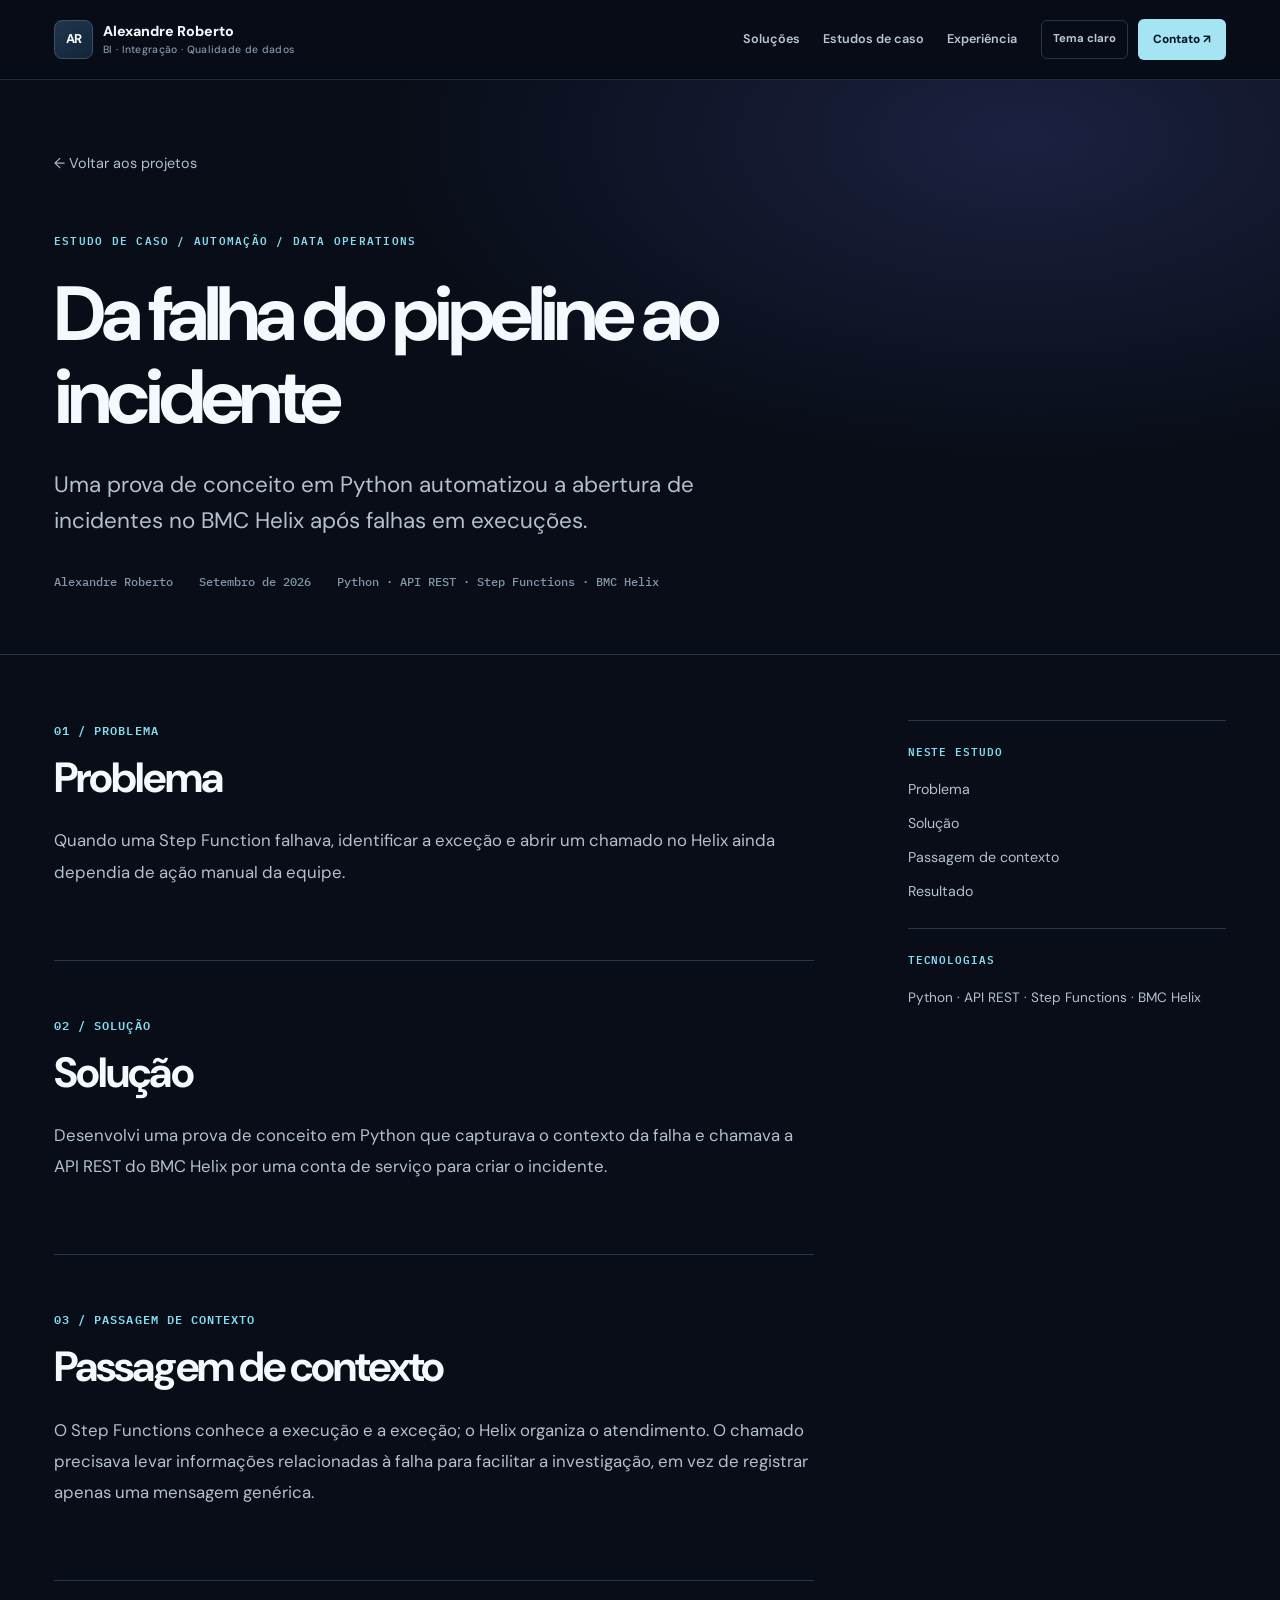
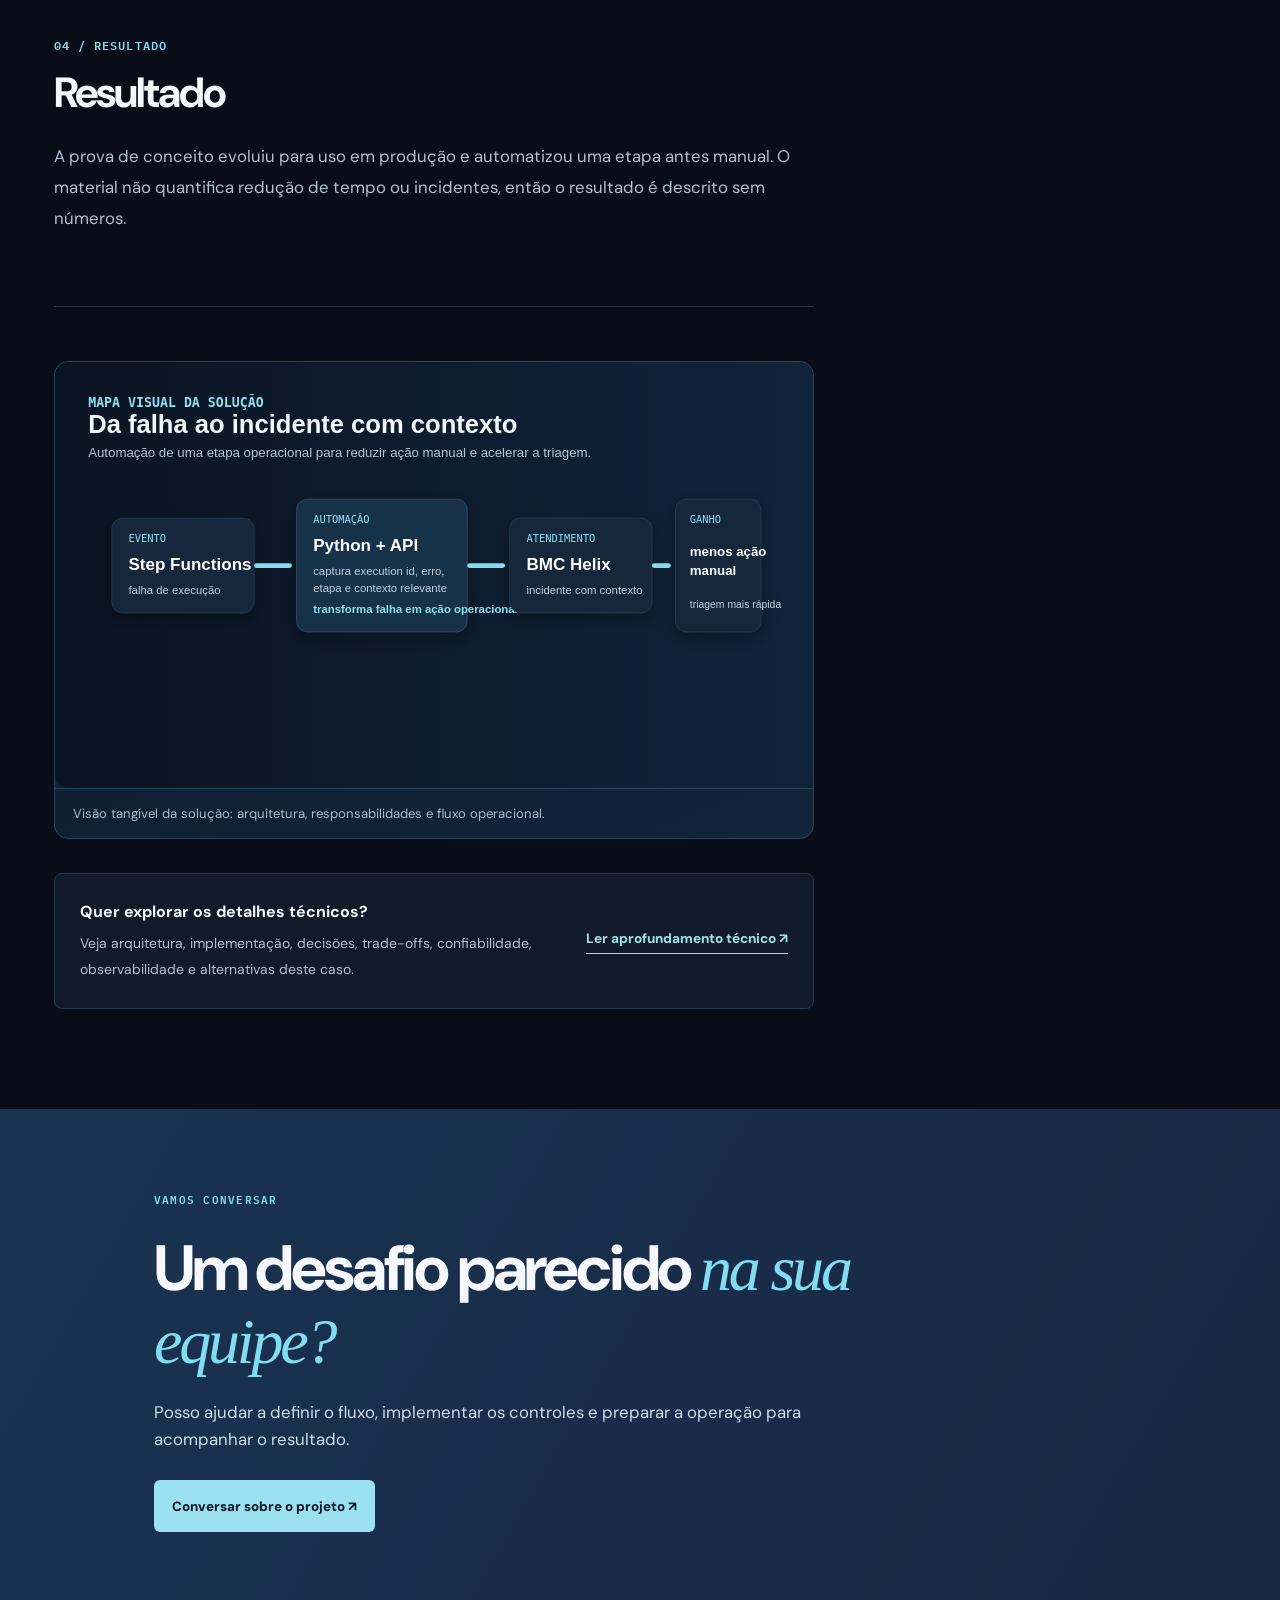
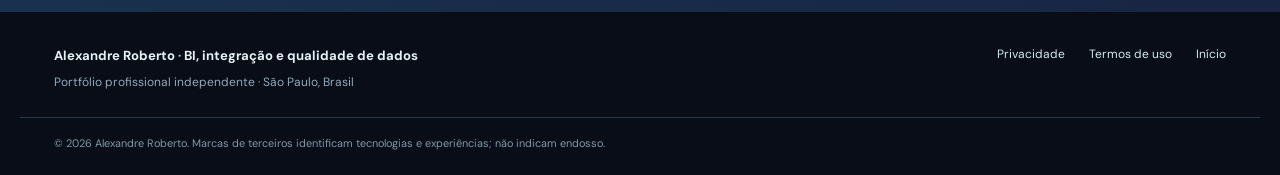
<file: estudos-de-caso/incidentes-helix/index.html>
<!DOCTYPE html>

<html data-theme="dark" lang="pt-BR">
<head><meta charset="utf-8"/><meta content="width=device-width, initial-scale=1" name="viewport"/><meta content="#080d17" name="theme-color"/>
<meta content="Uma prova de conceito em Python automatizou a abertura de incidentes no BMC Helix após falhas em execuções." name="description"/><meta content="article" property="og:type"/><meta content="Da falha do pipeline ao incidente | Alexandre Roberto" property="og:title"/><meta content="Uma prova de conceito em Python automatizou a abertura de incidentes no BMC Helix após falhas em execuções." property="og:description"/>
<link href="../../favicon.svg" rel="icon" type="image/svg+xml"/><link href="https://fonts.googleapis.com" rel="preconnect"/><link crossorigin="" href="https://fonts.gstatic.com" rel="preconnect"/><link href="https://fonts.googleapis.com/css2?family=DM+Sans:wght@400;500;600;700;800&amp;family=IBM+Plex+Mono:wght@400;500;600&amp;display=swap" rel="stylesheet"/><link href="../../style.css" rel="stylesheet"/><script defer="" src="../../script.js"></script><title>Da falha do pipeline ao incidente | Alexandre Roberto</title></head>
<body><a class="skip-link" href="#conteudo">Ir para o conteúdo</a>
<header class="site-header"><div class="shell header-inner"><a aria-label="Alexandre Roberto, página inicial" class="brand" href="../../index.html"><span aria-hidden="true" class="brand-mark">AR</span><span class="brand-name">Alexandre Roberto<small>BI · Integração · Qualidade de dados</small></span></a><nav aria-label="Navegação principal" class="desktop-nav"><a href="../../index.html#solucoes">Soluções</a><a href="../../index.html#projetos">Estudos de caso</a><a href="../../index.html#experiencia">Experiência</a></nav><div class="header-actions"><button aria-label="Ativar tema claro" aria-pressed="true" class="theme-toggle" type="button">Tema claro</button><a class="nav-cta" href="../../index.html#contato">Contato ↗</a><button aria-controls="mobile-menu" aria-expanded="false" aria-label="Abrir menu" class="menu-toggle" type="button"><span></span><span></span></button></div></div><nav aria-label="Navegação para celular" class="mobile-nav" hidden="" id="mobile-menu"><a href="../../index.html">Início</a><a href="../../index.html#solucoes">Soluções</a><a href="../../index.html#projetos">Estudos de caso</a><a href="../../index.html#contato">Contato</a></nav></header>
<main class="case-page" id="conteudo"><section class="case-hero"><div class="shell"><a class="case-back" href="../../index.html#projetos">← Voltar aos projetos</a><p class="eyebrow">ESTUDO DE CASO / AUTOMAÇÃO / DATA OPERATIONS</p><h1>Da falha do pipeline ao incidente</h1><p class="case-deck">Uma prova de conceito em Python automatizou a abertura de incidentes no BMC Helix após falhas em execuções.</p><div class="case-meta"><span>Alexandre Roberto</span><span>Setembro de 2026</span><span>Python · API REST · Step Functions · BMC Helix</span></div></div></section><div class="shell case-layout"><article class="case-article"><section id="parte-1"><p class="case-label">01 / PROBLEMA</p><h2>Problema</h2><p>Quando uma Step Function falhava, identificar a exceção e abrir um chamado no Helix ainda dependia de ação manual da equipe.</p></section><section id="parte-2"><p class="case-label">02 / SOLUÇÃO</p><h2>Solução</h2><p>Desenvolvi uma prova de conceito em Python que capturava o contexto da falha e chamava a API REST do BMC Helix por uma conta de serviço para criar o incidente.</p></section><section id="parte-3"><p class="case-label">03 / PASSAGEM DE CONTEXTO</p><h2>Passagem de contexto</h2><p>O Step Functions conhece a execução e a exceção; o Helix organiza o atendimento. O chamado precisava levar informações relacionadas à falha para facilitar a investigação, em vez de registrar apenas uma mensagem genérica.</p></section><section id="parte-4"><p class="case-label">04 / RESULTADO</p><h2>Resultado</h2><p>A prova de conceito evoluiu para uso em produção e automatizou uma etapa antes manual. O material não quantifica redução de tempo ou incidentes, então o resultado é descrito sem números.</p></section><figure class="case-showcase"><img src="../../assets/diagrams/incidentes-overview.svg" alt="Mapa visual da automação de incidentes a partir de falhas no pipeline." loading="lazy"/><figcaption>Visão tangível da solução: arquitetura, responsabilidades e fluxo operacional.</figcaption></figure><div class="case-document"><div><strong>Quer explorar os detalhes técnicos?</strong><p>Veja arquitetura, implementação, decisões, trade-offs, confiabilidade, observabilidade e alternativas deste caso.</p></div><a class="text-link" href="tecnico.html">Ler aprofundamento técnico ↗</a></div></article><aside class="case-aside"><nav aria-label="Nesta página"><strong>NESTE ESTUDO</strong><a href="#parte-1">Problema</a><a href="#parte-2">Solução</a><a href="#parte-3">Passagem de contexto</a><a href="#parte-4">Resultado</a></nav><div><strong>TECNOLOGIAS</strong><p>Python · API REST · Step Functions · BMC Helix</p></div></aside></div><section class="case-contact"><div class="shell"><p class="eyebrow">VAMOS CONVERSAR</p><h2>Um desafio parecido <em>na sua equipe?</em></h2><p>Posso ajudar a definir o fluxo, implementar os controles e preparar a operação para acompanhar o resultado.</p><a class="button button-primary" href="../../index.html#contato">Conversar sobre o projeto ↗</a></div></section></main><footer class="site-footer"><div class="shell footer-inner"><div class="footer-brand"><strong>Alexandre Roberto <b>·</b> BI, integração e qualidade de dados</strong><span>Portfólio profissional independente · São Paulo, Brasil</span></div><nav aria-label="Informações legais" class="footer-links"><a href="../../privacidade.html">Privacidade</a><a href="../../termos.html">Termos de uso</a><a href="../../index.html">Início</a></nav></div><div class="shell footer-legal">© <span id="year">2026</span> Alexandre Roberto. Marcas de terceiros identificam tecnologias e experiências; não indicam endosso.</div></footer></body></html>
</file>
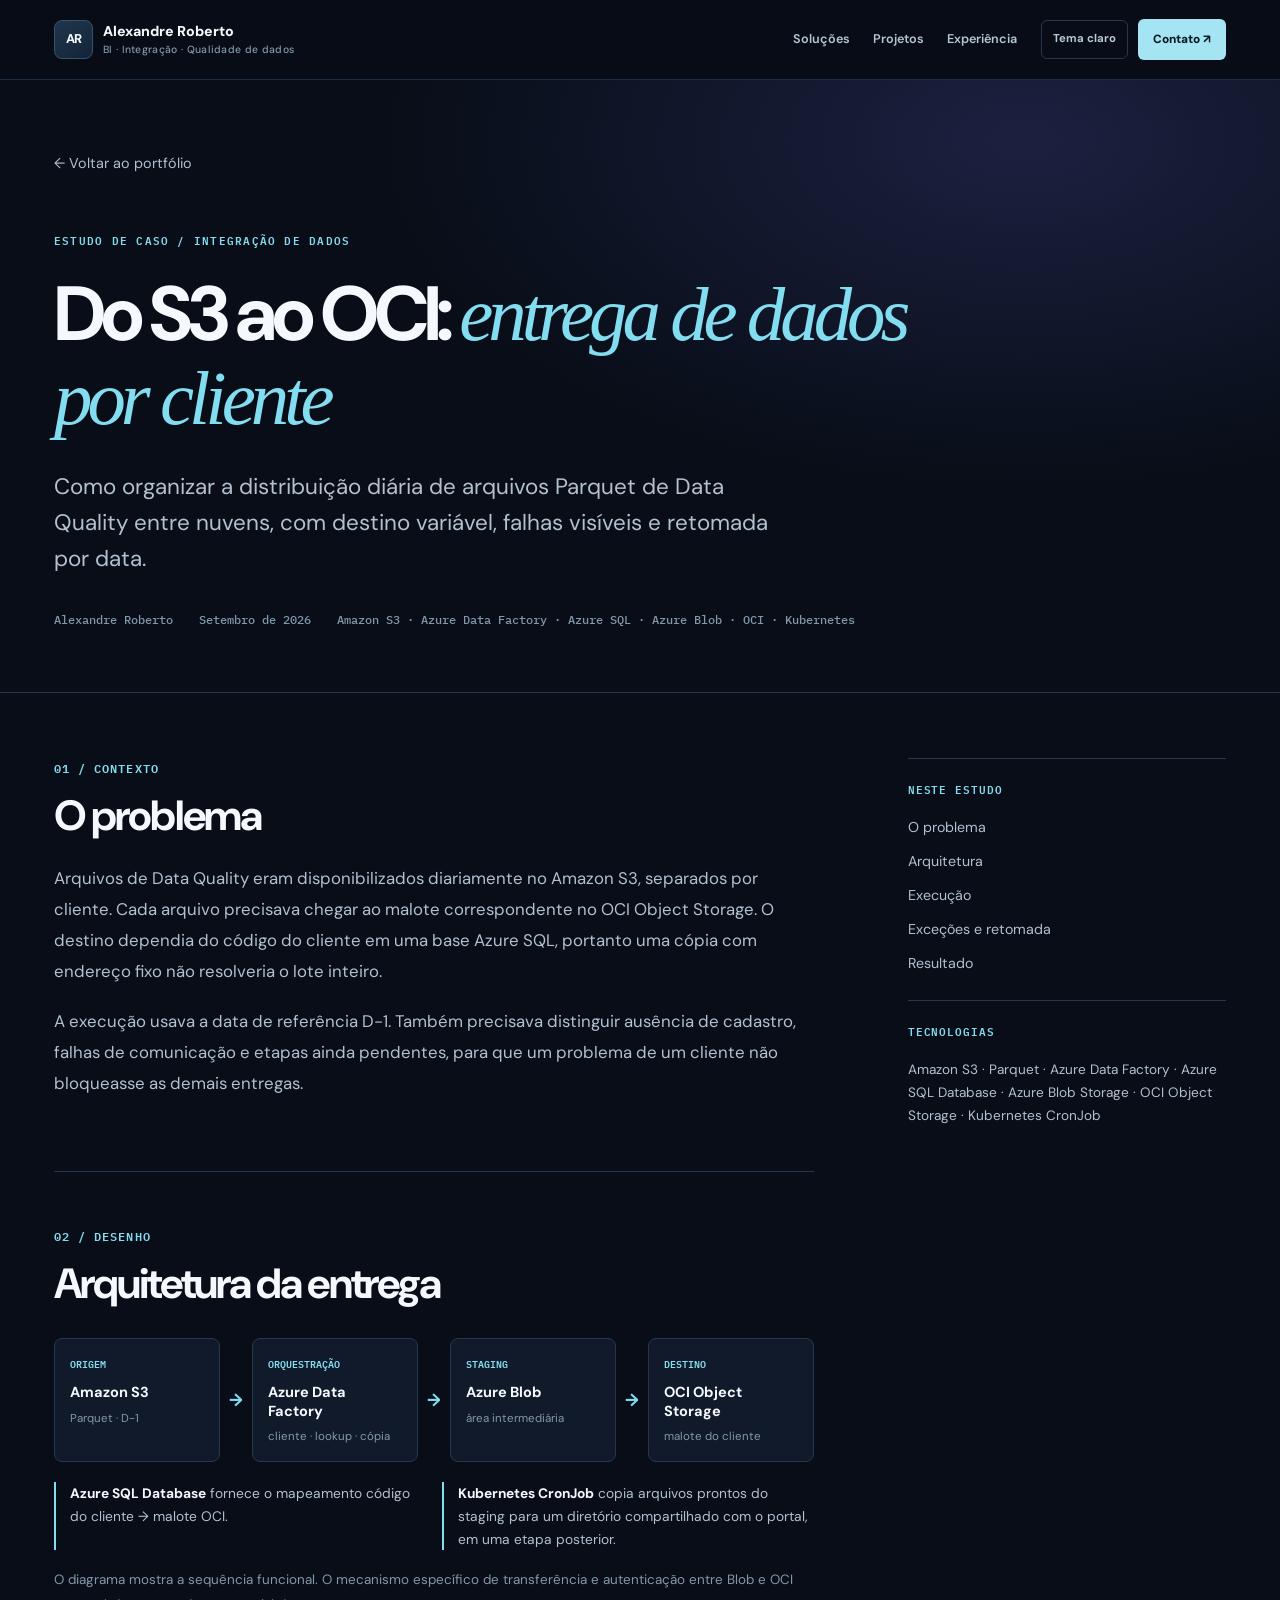
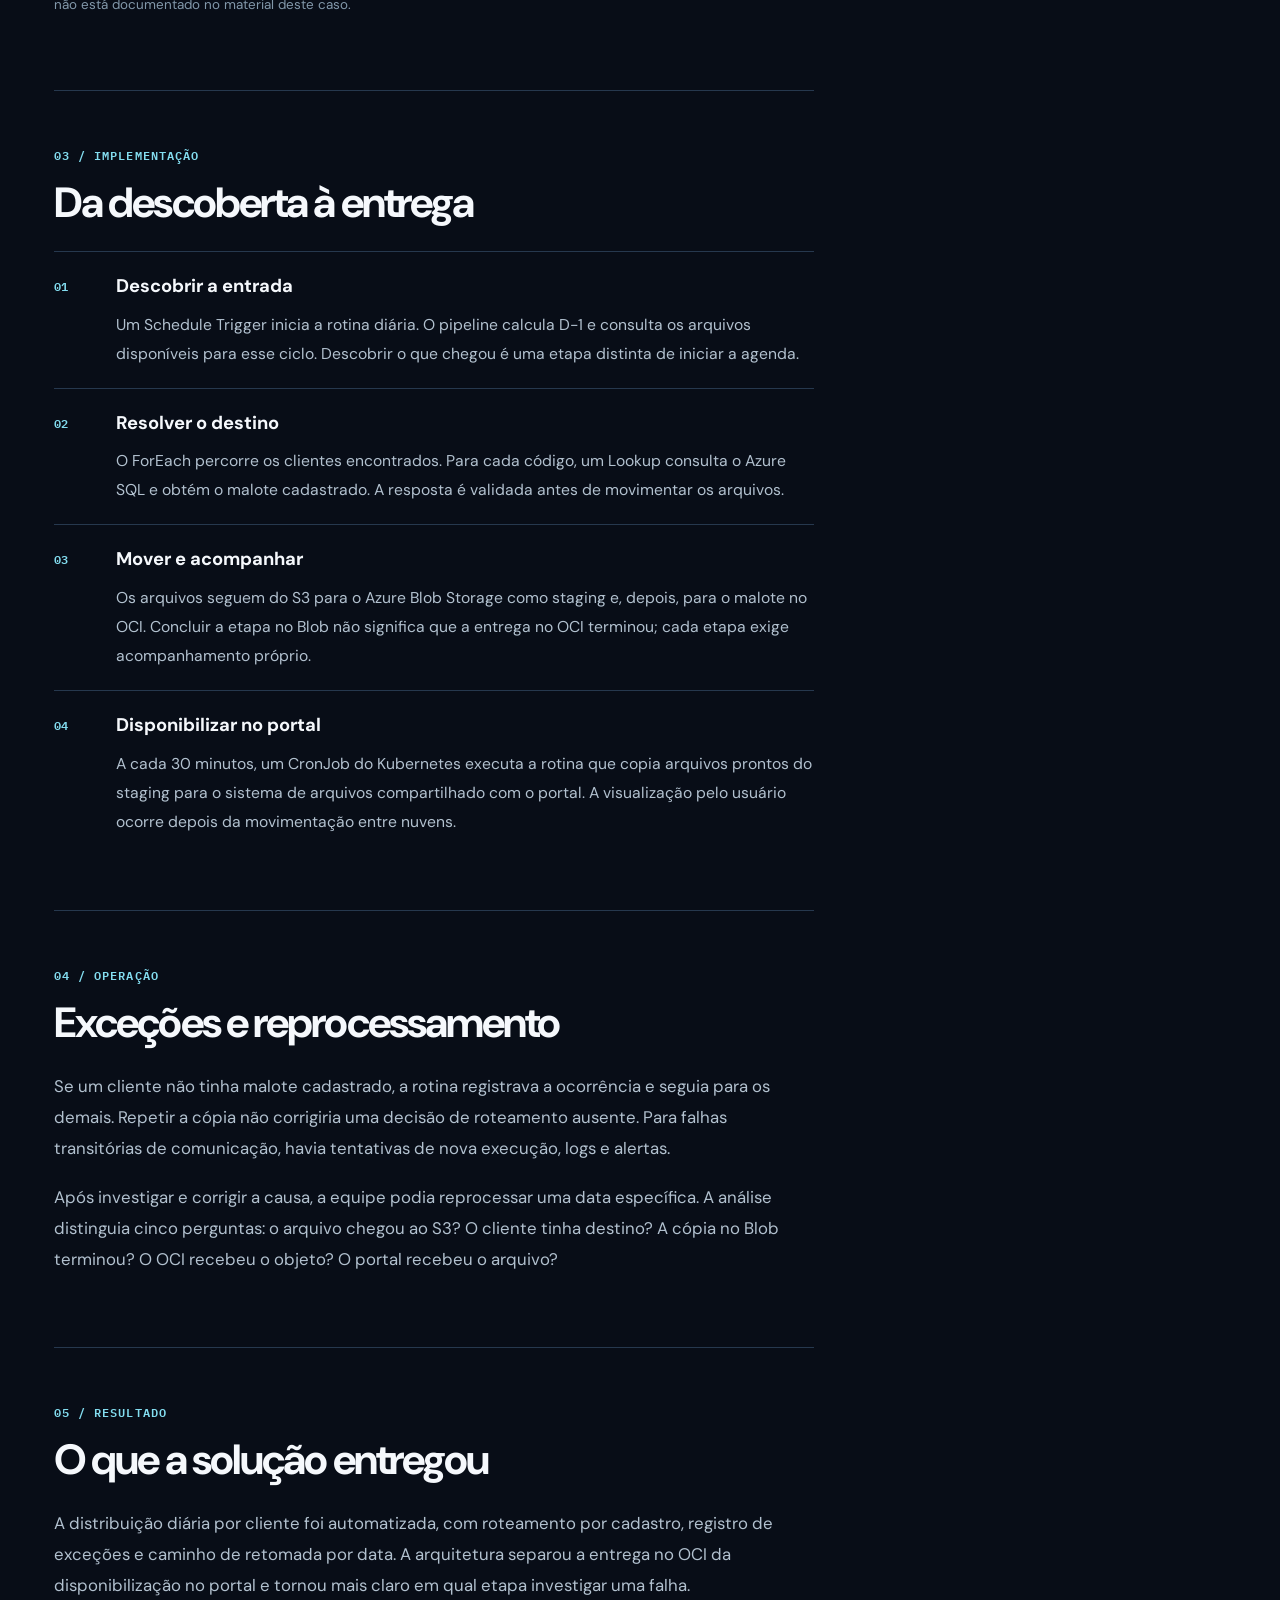
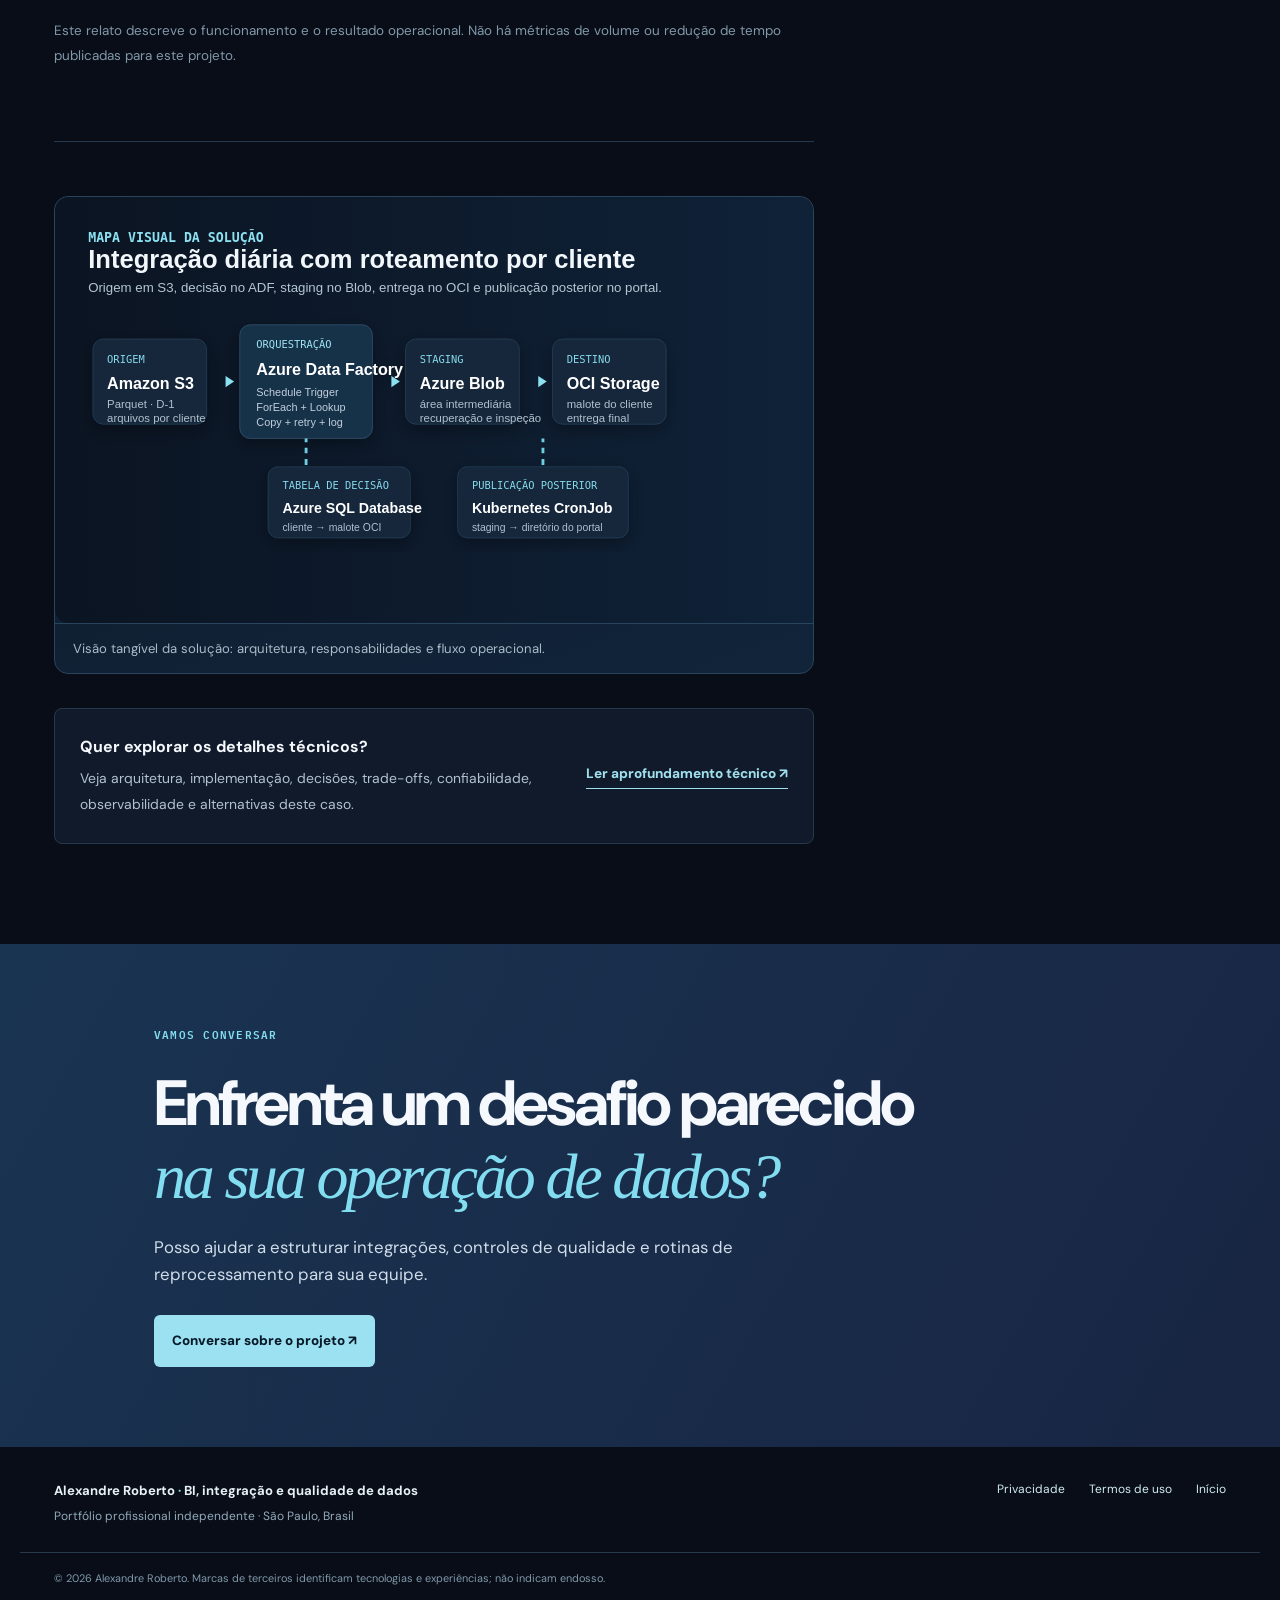
<file: estudos-de-caso/integracao-s3-adf-oci/index.html>
<!DOCTYPE html>

<html data-theme="dark" lang="pt-BR">
<head>
<meta charset="utf-8"/><meta content="width=device-width, initial-scale=1" name="viewport"/><meta content="#080d17" name="theme-color"/>
<meta content="Estudo de caso: distribuição diária de arquivos Parquet de Data Quality do Amazon S3 para destinos por cliente no OCI, com orquestração no Azure Data Factory e operação controlada." name="description"/>
<meta content="article" property="og:type"/><meta content="Do S3 ao OCI: entrega de dados por cliente | Alexandre Roberto" property="og:title"/><meta content="Arquitetura, roteamento, exceções e reprocessamento de uma integração diária entre nuvens." property="og:description"/>
<link href="../../favicon.svg" rel="icon" type="image/svg+xml"/><link href="https://fonts.googleapis.com" rel="preconnect"/><link crossorigin="" href="https://fonts.gstatic.com" rel="preconnect"/>
<link href="https://fonts.googleapis.com/css2?family=DM+Sans:wght@400;500;600;700;800&amp;family=IBM+Plex+Mono:wght@400;500;600&amp;display=swap" rel="stylesheet"/>
<link href="../../style.css" rel="stylesheet"/><script defer="" src="../../script.js"></script>
<title>Do S3 ao OCI: entrega de dados por cliente | Alexandre Roberto</title>
</head>
<body>
<a class="skip-link" href="#conteudo">Ir para o conteúdo</a>
<header class="site-header"><div class="shell header-inner"><a aria-label="Alexandre Roberto, página inicial" class="brand" href="../../index.html"><span aria-hidden="true" class="brand-mark">AR</span><span class="brand-name">Alexandre Roberto<small>BI · Integração · Qualidade de dados</small></span></a><nav aria-label="Navegação principal" class="desktop-nav"><a href="../../index.html#solucoes">Soluções</a><a href="../../index.html#projetos">Projetos</a><a href="../../index.html#experiencia">Experiência</a></nav><div class="header-actions"><button aria-label="Ativar tema claro" aria-pressed="true" class="theme-toggle" type="button">Tema claro</button><a class="nav-cta" href="../../index.html#contato">Contato ↗</a><button aria-controls="mobile-menu" aria-expanded="false" aria-label="Abrir menu" class="menu-toggle" type="button"><span></span><span></span></button></div></div><nav aria-label="Navegação para celular" class="mobile-nav" hidden="" id="mobile-menu"><a href="../../index.html">Início</a><a href="../../index.html#solucoes">Soluções</a><a href="../../index.html#projetos">Projetos</a><a href="../../index.html#contato">Contato</a></nav></header>
<main class="case-page" id="conteudo">
<section class="case-hero"><div class="shell"><a class="case-back" href="../../index.html#caso">← Voltar ao portfólio</a><p class="eyebrow">ESTUDO DE CASO / INTEGRAÇÃO DE DADOS</p><h1>Do S3 ao OCI: <em>entrega de dados por cliente</em></h1><p class="case-deck">Como organizar a distribuição diária de arquivos Parquet de Data Quality entre nuvens, com destino variável, falhas visíveis e retomada por data.</p><div class="case-meta"><span>Alexandre Roberto</span><span>Setembro de 2026</span><span>Amazon S3 · Azure Data Factory · Azure SQL · Azure Blob · OCI · Kubernetes</span></div></div></section>
<div class="shell case-layout"><article class="case-article">
<section id="problema"><p class="case-label">01 / CONTEXTO</p><h2>O problema</h2><p>Arquivos de Data Quality eram disponibilizados diariamente no Amazon S3, separados por cliente. Cada arquivo precisava chegar ao malote correspondente no OCI Object Storage. O destino dependia do código do cliente em uma base Azure SQL, portanto uma cópia com endereço fixo não resolveria o lote inteiro.</p><p>A execução usava a data de referência D-1. Também precisava distinguir ausência de cadastro, falhas de comunicação e etapas ainda pendentes, para que um problema de um cliente não bloqueasse as demais entregas.</p></section>
<section id="arquitetura"><p class="case-label">02 / DESENHO</p><h2>Arquitetura da entrega</h2><div aria-label="Fluxo: arquivos Parquet no Amazon S3, orquestração pelo Azure Data Factory, staging no Azure Blob Storage e entrega no malote do cliente no OCI Object Storage. Azure SQL informa o malote por cliente. Um CronJob copia arquivos prontos do staging para o diretório compartilhado do portal." class="flow" role="img"><div><small>ORIGEM</small><strong>Amazon S3</strong><span>Parquet · D-1</span></div><b aria-hidden="true">→</b><div><small>ORQUESTRAÇÃO</small><strong>Azure Data Factory</strong><span>cliente · lookup · cópia</span></div><b aria-hidden="true">→</b><div><small>STAGING</small><strong>Azure Blob</strong><span>área intermediária</span></div><b aria-hidden="true">→</b><div><small>DESTINO</small><strong>OCI Object Storage</strong><span>malote do cliente</span></div></div><div class="flow-notes"><p><strong>Azure SQL Database</strong> fornece o mapeamento código do cliente → malote OCI.</p><p><strong>Kubernetes CronJob</strong> copia arquivos prontos do staging para um diretório compartilhado com o portal, em uma etapa posterior.</p></div><p class="case-caption">O diagrama mostra a sequência funcional. O mecanismo específico de transferência e autenticação entre Blob e OCI não está documentado no material deste caso.</p></section>
<section id="execucao"><p class="case-label">03 / IMPLEMENTAÇÃO</p><h2>Da descoberta à entrega</h2><div class="case-list"><div><span>01</span><div><h3>Descobrir a entrada</h3><p>Um Schedule Trigger inicia a rotina diária. O pipeline calcula D-1 e consulta os arquivos disponíveis para esse ciclo. Descobrir o que chegou é uma etapa distinta de iniciar a agenda.</p></div></div><div><span>02</span><div><h3>Resolver o destino</h3><p>O ForEach percorre os clientes encontrados. Para cada código, um Lookup consulta o Azure SQL e obtém o malote cadastrado. A resposta é validada antes de movimentar os arquivos.</p></div></div><div><span>03</span><div><h3>Mover e acompanhar</h3><p>Os arquivos seguem do S3 para o Azure Blob Storage como staging e, depois, para o malote no OCI. Concluir a etapa no Blob não significa que a entrega no OCI terminou; cada etapa exige acompanhamento próprio.</p></div></div><div><span>04</span><div><h3>Disponibilizar no portal</h3><p>A cada 30 minutos, um CronJob do Kubernetes executa a rotina que copia arquivos prontos do staging para o sistema de arquivos compartilhado com o portal. A visualização pelo usuário ocorre depois da movimentação entre nuvens.</p></div></div></div></section>
<section id="operacao"><p class="case-label">04 / OPERAÇÃO</p><h2>Exceções e reprocessamento</h2><p>Se um cliente não tinha malote cadastrado, a rotina registrava a ocorrência e seguia para os demais. Repetir a cópia não corrigiria uma decisão de roteamento ausente. Para falhas transitórias de comunicação, havia tentativas de nova execução, logs e alertas.</p><p>Após investigar e corrigir a causa, a equipe podia reprocessar uma data específica. A análise distinguia cinco perguntas: o arquivo chegou ao S3? O cliente tinha destino? A cópia no Blob terminou? O OCI recebeu o objeto? O portal recebeu o arquivo?</p></section>
<section id="resultado"><p class="case-label">05 / RESULTADO</p><h2>O que a solução entregou</h2><p>A distribuição diária por cliente foi automatizada, com roteamento por cadastro, registro de exceções e caminho de retomada por data. A arquitetura separou a entrega no OCI da disponibilização no portal e tornou mais claro em qual etapa investigar uma falha.</p><p class="case-caveat">Este relato descreve o funcionamento e o resultado operacional. Não há métricas de volume ou redução de tempo publicadas para este projeto.</p></section>
<figure class="case-showcase"><img src="../../assets/diagrams/s3-oci-overview.svg" alt="Mapa visual da solução de integração S3 para OCI." loading="lazy"/><figcaption>Visão tangível da solução: arquitetura, responsabilidades e fluxo operacional.</figcaption></figure><div class="case-document"><div><strong>Quer explorar os detalhes técnicos?</strong><p>Veja arquitetura, implementação, decisões, trade-offs, confiabilidade, observabilidade e alternativas deste caso.</p></div><a class="text-link" href="tecnico.html">Ler aprofundamento técnico ↗</a></div>
</article><aside class="case-aside"><nav aria-label="Nesta página"><strong>NESTE ESTUDO</strong><a href="#problema">O problema</a><a href="#arquitetura">Arquitetura</a><a href="#execucao">Execução</a><a href="#operacao">Exceções e retomada</a><a href="#resultado">Resultado</a></nav><div><strong>TECNOLOGIAS</strong><p>Amazon S3 · Parquet · Azure Data Factory · Azure SQL Database · Azure Blob Storage · OCI Object Storage · Kubernetes CronJob</p></div></aside></div>
<section class="case-contact"><div class="shell"><p class="eyebrow">VAMOS CONVERSAR</p><h2>Enfrenta um desafio parecido <em>na sua operação de dados?</em></h2><p>Posso ajudar a estruturar integrações, controles de qualidade e rotinas de reprocessamento para sua equipe.</p><a class="button button-primary" href="https://wa.me/5511946092033?text=Ol%C3%A1%2C%20Alexandre!%20Li%20o%20estudo%20de%20caso%20de%20integra%C3%A7%C3%A3o%20S3%20e%20OCI%20e%20gostaria%20de%20conversar%20sobre%20um%20projeto." rel="noopener noreferrer" target="_blank">Conversar sobre o projeto ↗</a></div></section>
</main><footer class="site-footer"><div class="shell footer-inner"><div class="footer-brand"><strong>Alexandre Roberto <b>·</b> BI, integração e qualidade de dados</strong><span>Portfólio profissional independente · São Paulo, Brasil</span></div><nav aria-label="Informações legais" class="footer-links"><a href="../../privacidade.html">Privacidade</a><a href="../../termos.html">Termos de uso</a><a href="../../index.html">Início</a></nav></div><div class="shell footer-legal">© <span id="year">2026</span> Alexandre Roberto. Marcas de terceiros identificam tecnologias e experiências; não indicam endosso.</div></footer>
</body></html>
</file>
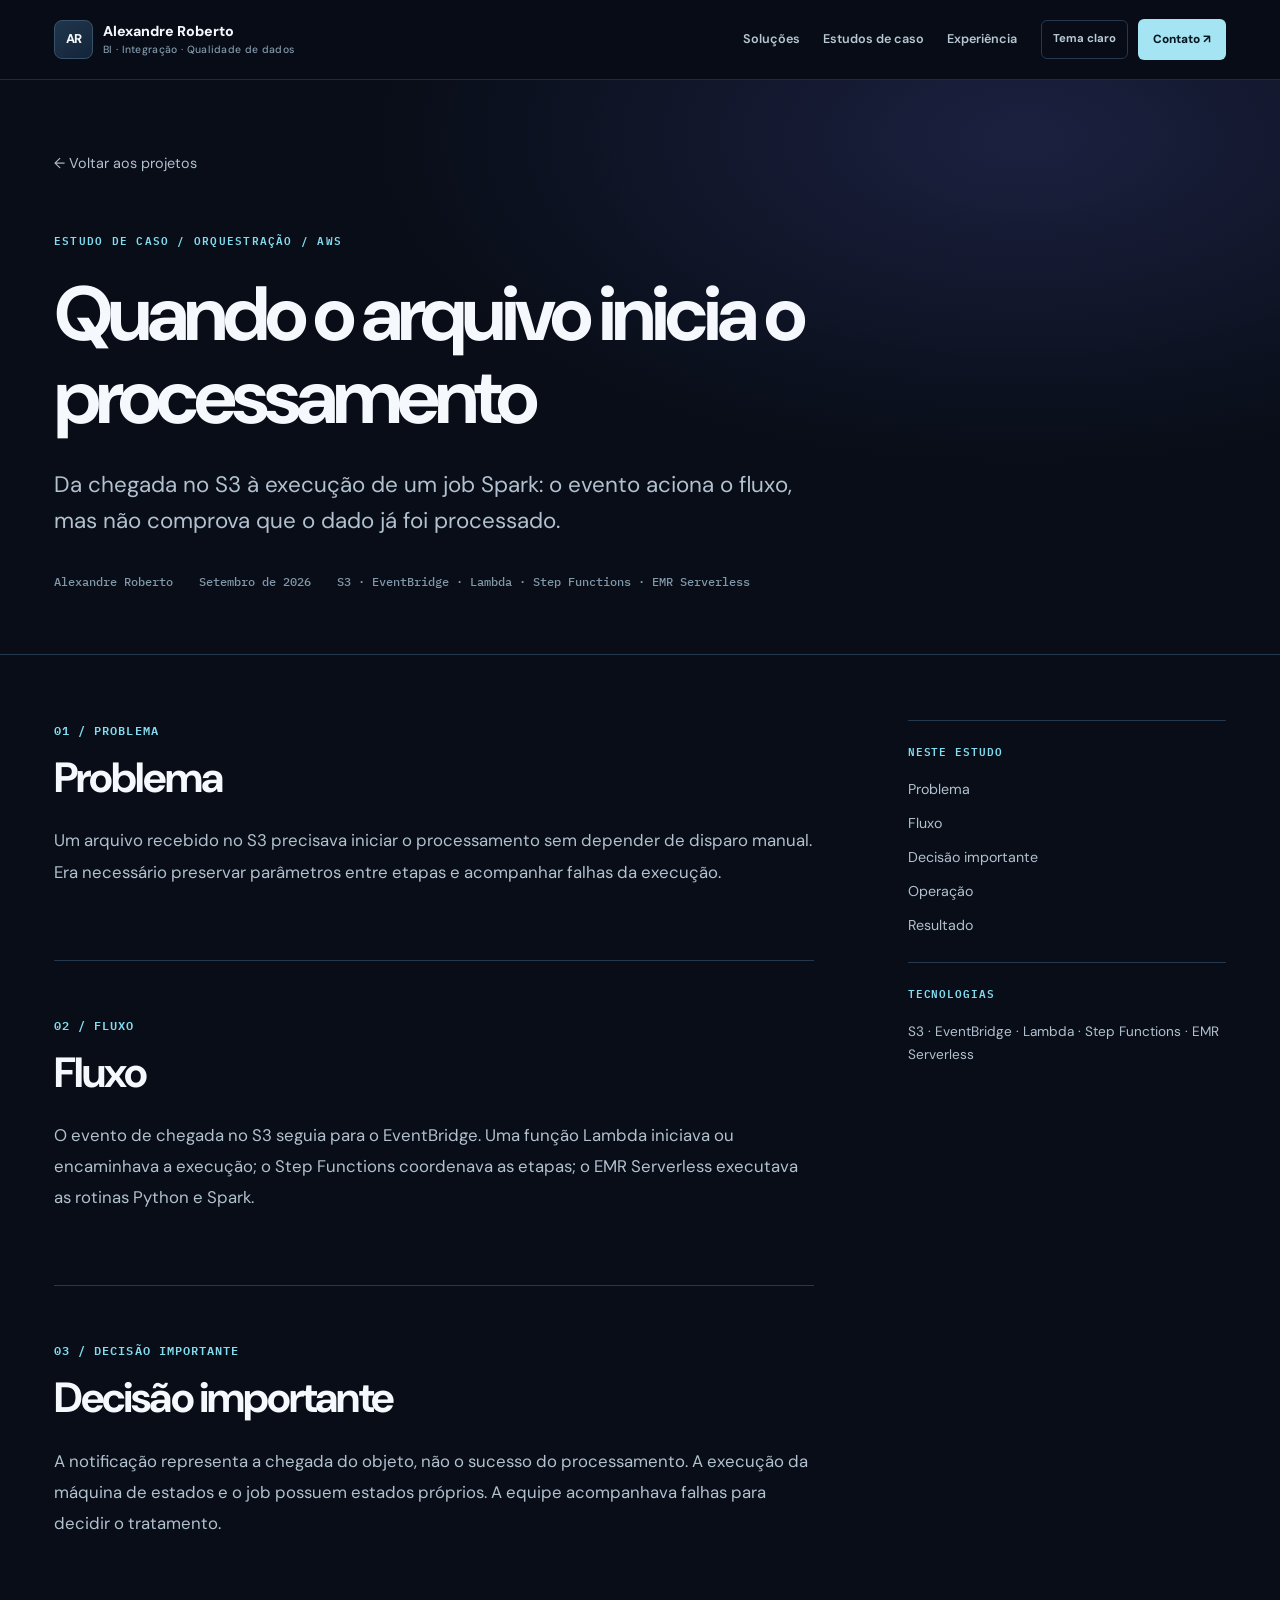
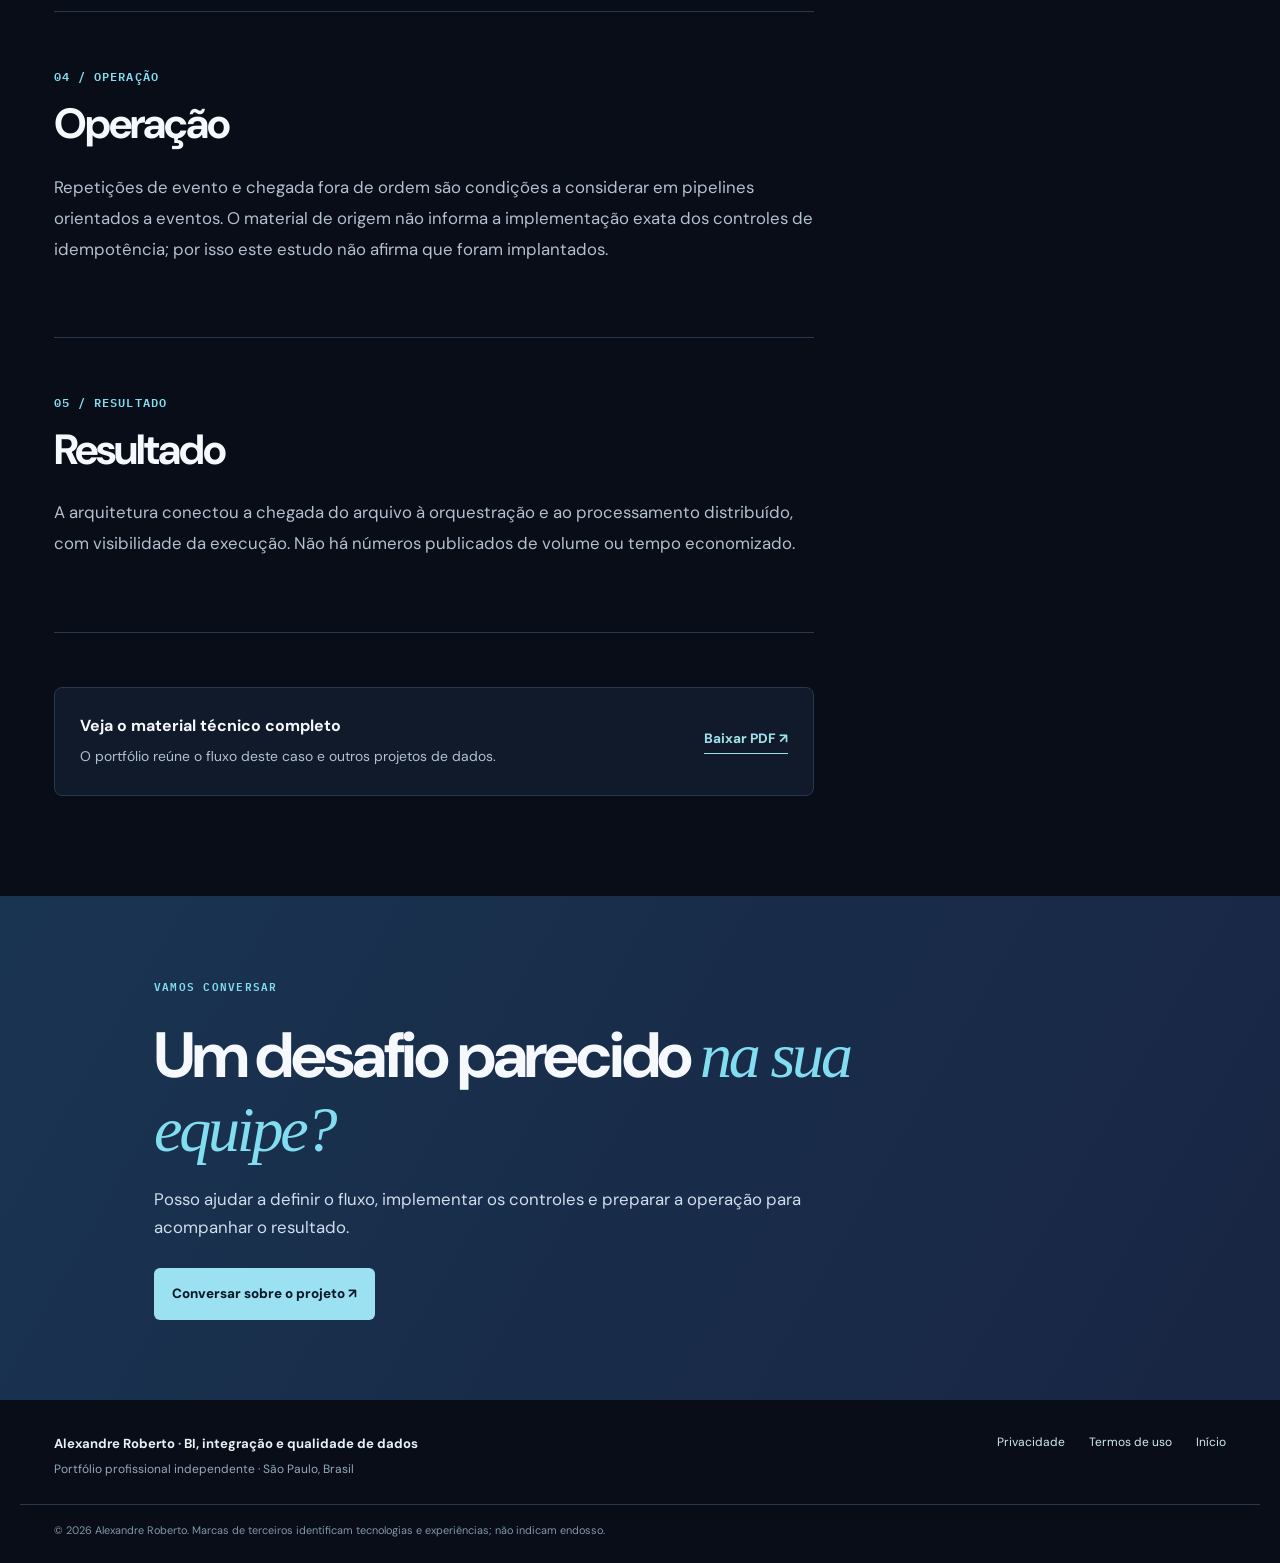
<file: estudos-de-caso/pipeline-eventos-aws/index.html>
<!doctype html>
<html lang="pt-BR" data-theme="dark">
<head><meta charset="utf-8"><meta name="viewport" content="width=device-width, initial-scale=1"><meta name="theme-color" content="#080d17">
<meta name="description" content="Da chegada no S3 à execução de um job Spark: o evento aciona o fluxo, mas não comprova que o dado já foi processado."><meta property="og:type" content="article"><meta property="og:title" content="Quando o arquivo inicia o processamento | Alexandre Roberto"><meta property="og:description" content="Da chegada no S3 à execução de um job Spark: o evento aciona o fluxo, mas não comprova que o dado já foi processado.">
<link rel="icon" type="image/svg+xml" href="../../favicon.svg"><link rel="preconnect" href="https://fonts.googleapis.com"><link rel="preconnect" href="https://fonts.gstatic.com" crossorigin><link href="https://fonts.googleapis.com/css2?family=DM+Sans:wght@400;500;600;700;800&family=IBM+Plex+Mono:wght@400;500;600&display=swap" rel="stylesheet"><link rel="stylesheet" href="../../style.css"><script src="../../script.js" defer></script><title>Quando o arquivo inicia o processamento | Alexandre Roberto</title></head>
<body><a class="skip-link" href="#conteudo">Ir para o conteúdo</a>
<header class="site-header"><div class="shell header-inner"><a class="brand" href="../../index.html" aria-label="Alexandre Roberto, página inicial"><span class="brand-mark" aria-hidden="true">AR</span><span class="brand-name">Alexandre Roberto<small>BI · Integração · Qualidade de dados</small></span></a><nav class="desktop-nav" aria-label="Navegação principal"><a href="../../index.html#solucoes">Soluções</a><a href="../../index.html#projetos">Estudos de caso</a><a href="../../index.html#experiencia">Experiência</a></nav><div class="header-actions"><button class="theme-toggle" type="button" aria-label="Ativar tema claro" aria-pressed="true">Tema claro</button><a class="nav-cta" href="../../index.html#contato">Contato ↗</a><button class="menu-toggle" type="button" aria-label="Abrir menu" aria-expanded="false" aria-controls="mobile-menu"><span></span><span></span></button></div></div><nav class="mobile-nav" id="mobile-menu" aria-label="Navegação para celular" hidden><a href="../../index.html">Início</a><a href="../../index.html#solucoes">Soluções</a><a href="../../index.html#projetos">Estudos de caso</a><a href="../../index.html#contato">Contato</a></nav></header>
<main id="conteudo" class="case-page"><section class="case-hero"><div class="shell"><a class="case-back" href="../../index.html#projetos">← Voltar aos projetos</a><p class="eyebrow">ESTUDO DE CASO / ORQUESTRAÇÃO / AWS</p><h1>Quando o arquivo inicia o processamento</h1><p class="case-deck">Da chegada no S3 à execução de um job Spark: o evento aciona o fluxo, mas não comprova que o dado já foi processado.</p><div class="case-meta"><span>Alexandre Roberto</span><span>Setembro de 2026</span><span>S3 · EventBridge · Lambda · Step Functions · EMR Serverless</span></div></div></section><div class="shell case-layout"><article class="case-article"><section id="parte-1"><p class="case-label">01 / PROBLEMA</p><h2>Problema</h2><p>Um arquivo recebido no S3 precisava iniciar o processamento sem depender de disparo manual. Era necessário preservar parâmetros entre etapas e acompanhar falhas da execução.</p></section><section id="parte-2"><p class="case-label">02 / FLUXO</p><h2>Fluxo</h2><p>O evento de chegada no S3 seguia para o EventBridge. Uma função Lambda iniciava ou encaminhava a execução; o Step Functions coordenava as etapas; o EMR Serverless executava as rotinas Python e Spark.</p></section><section id="parte-3"><p class="case-label">03 / DECISÃO IMPORTANTE</p><h2>Decisão importante</h2><p>A notificação representa a chegada do objeto, não o sucesso do processamento. A execução da máquina de estados e o job possuem estados próprios. A equipe acompanhava falhas para decidir o tratamento.</p></section><section id="parte-4"><p class="case-label">04 / OPERAÇÃO</p><h2>Operação</h2><p>Repetições de evento e chegada fora de ordem são condições a considerar em pipelines orientados a eventos. O material de origem não informa a implementação exata dos controles de idempotência; por isso este estudo não afirma que foram implantados.</p></section><section id="parte-5"><p class="case-label">05 / RESULTADO</p><h2>Resultado</h2><p>A arquitetura conectou a chegada do arquivo à orquestração e ao processamento distribuído, com visibilidade da execução. Não há números publicados de volume ou tempo economizado.</p></section><div class="case-document"><div><strong>Veja o material técnico completo</strong><p>O portfólio reúne o fluxo deste caso e outros projetos de dados.</p></div><a class="text-link" href="../../Alexandre_Roberto_Projetos_Engenharia_de_Dados.pdf" download>Baixar PDF ↗</a></div></article><aside class="case-aside"><nav aria-label="Nesta página"><strong>NESTE ESTUDO</strong><a href="#parte-1">Problema</a><a href="#parte-2">Fluxo</a><a href="#parte-3">Decisão importante</a><a href="#parte-4">Operação</a><a href="#parte-5">Resultado</a></nav><div><strong>TECNOLOGIAS</strong><p>S3 · EventBridge · Lambda · Step Functions · EMR Serverless</p></div></aside></div><section class="case-contact"><div class="shell"><p class="eyebrow">VAMOS CONVERSAR</p><h2>Um desafio parecido <em>na sua equipe?</em></h2><p>Posso ajudar a definir o fluxo, implementar os controles e preparar a operação para acompanhar o resultado.</p><a class="button button-primary" href="../../index.html#contato">Conversar sobre o projeto ↗</a></div></section></main><footer class="site-footer"><div class="shell footer-inner"><div class="footer-brand"><strong>Alexandre Roberto <b>·</b> BI, integração e qualidade de dados</strong><span>Portfólio profissional independente · São Paulo, Brasil</span></div><nav class="footer-links" aria-label="Informações legais"><a href="../../privacidade.html">Privacidade</a><a href="../../termos.html">Termos de uso</a><a href="../../index.html">Início</a></nav></div><div class="shell footer-legal">© <span id="year">2026</span> Alexandre Roberto. Marcas de terceiros identificam tecnologias e experiências; não indicam endosso.</div></footer></body></html>
</file>
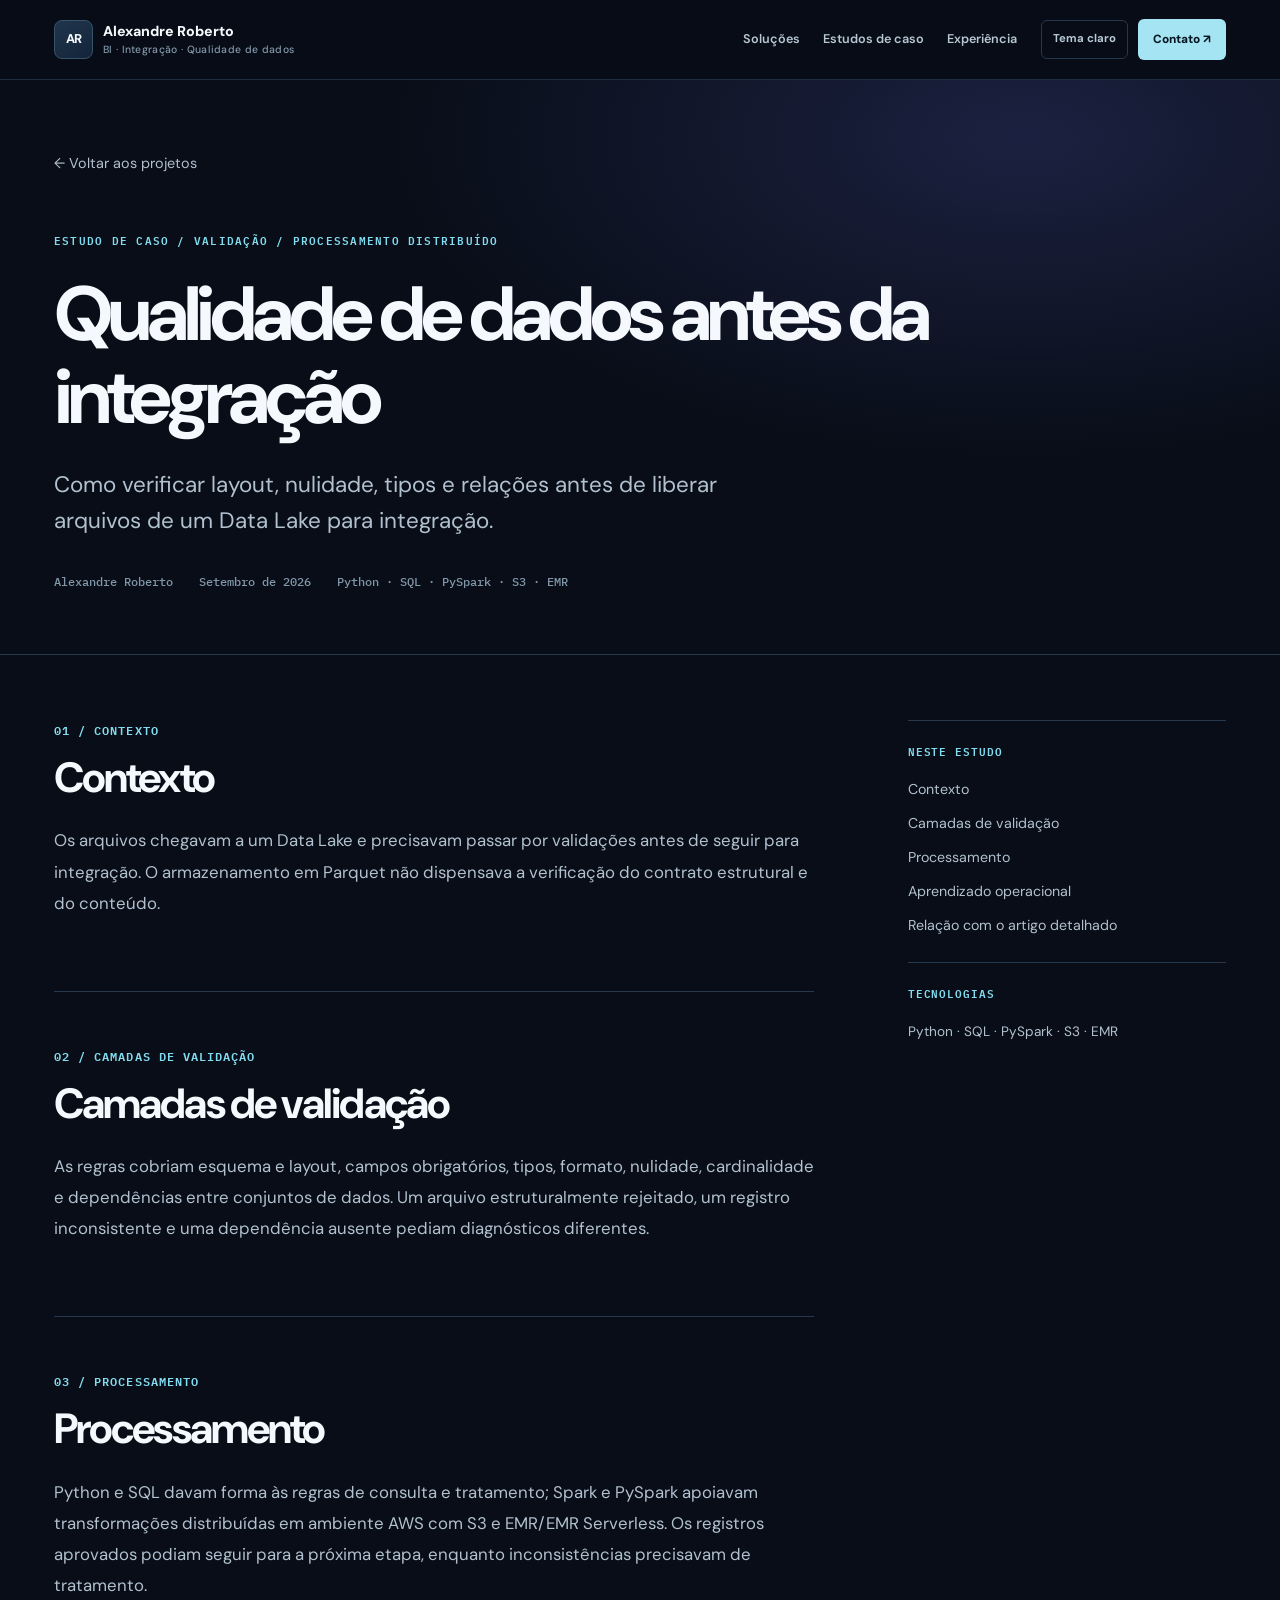
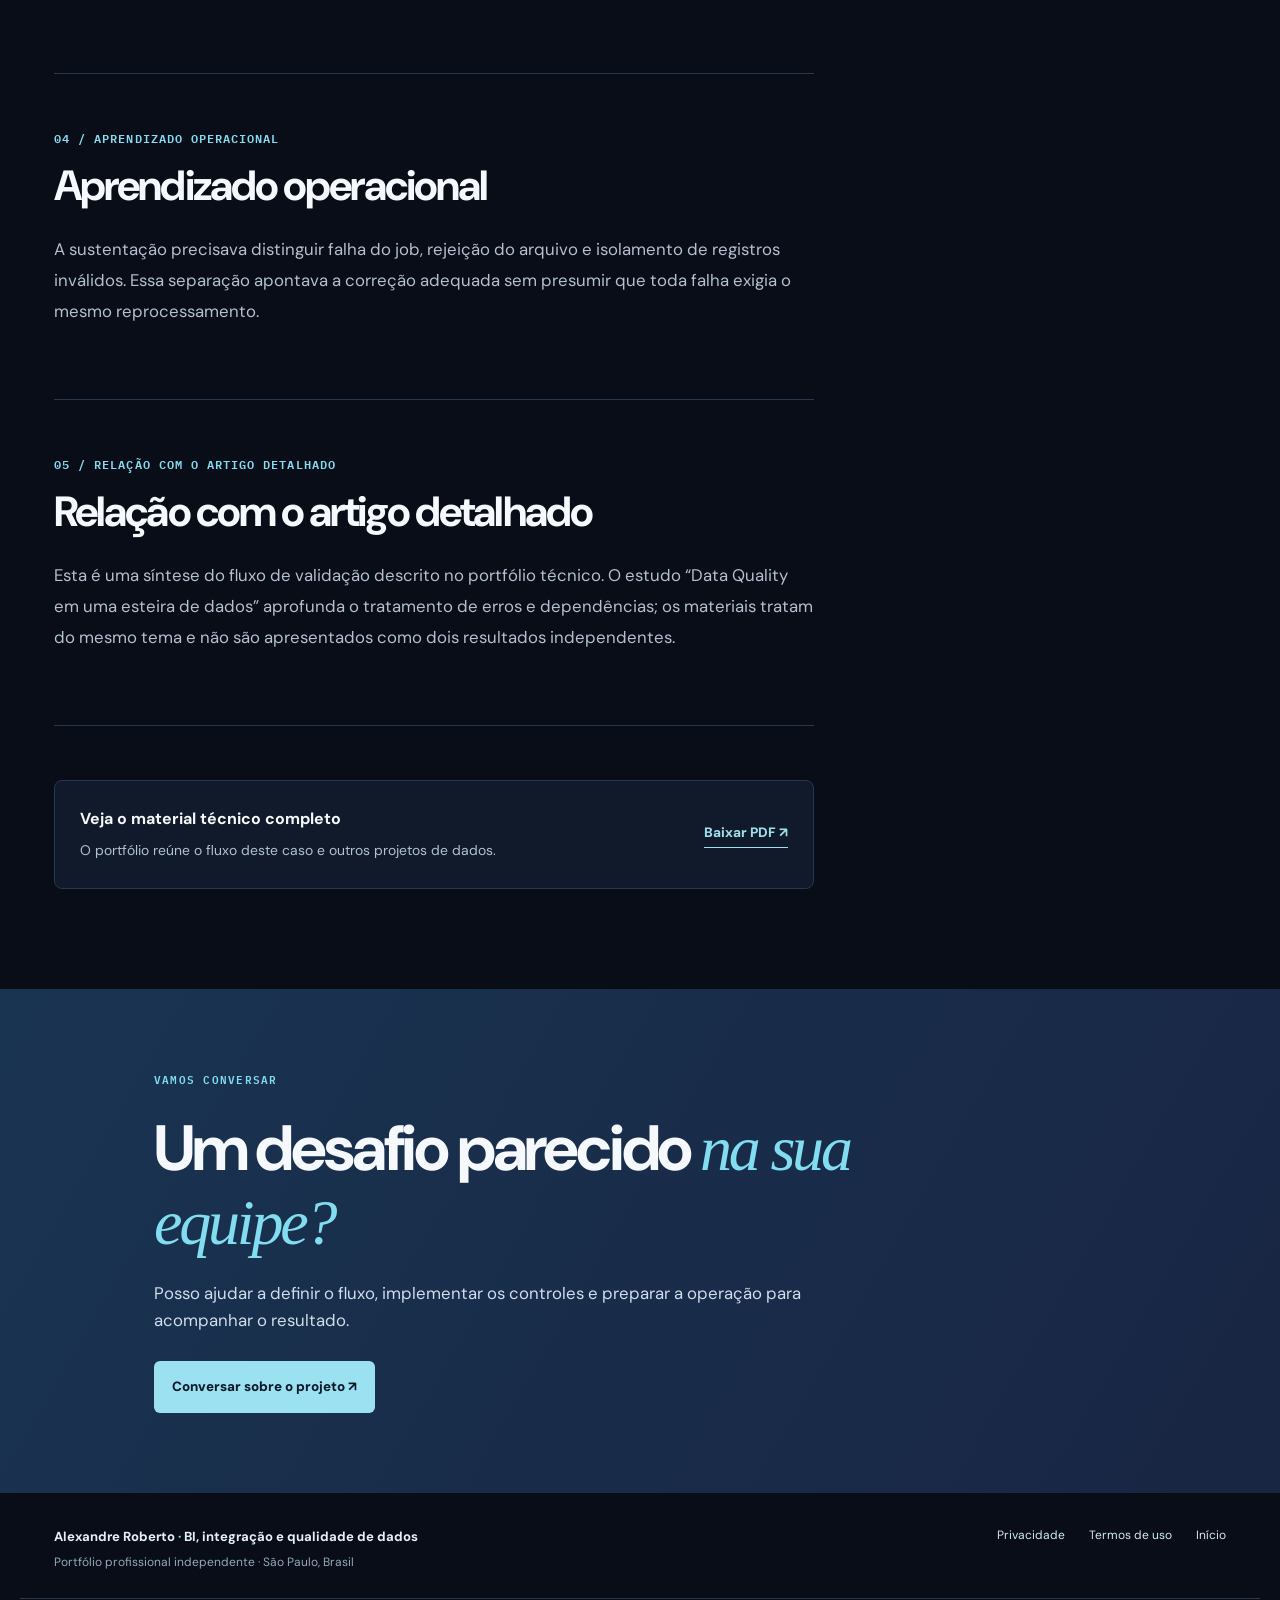
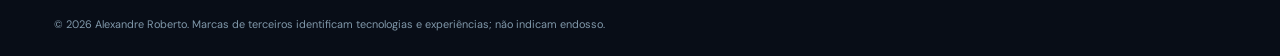
<file: estudos-de-caso/qualidade-antes-integracao/index.html>
<!doctype html>
<html lang="pt-BR" data-theme="dark">
<head><meta charset="utf-8"><meta name="viewport" content="width=device-width, initial-scale=1"><meta name="theme-color" content="#080d17">
<meta name="description" content="Como verificar layout, nulidade, tipos e relações antes de liberar arquivos de um Data Lake para integração."><meta property="og:type" content="article"><meta property="og:title" content="Qualidade de dados antes da integração | Alexandre Roberto"><meta property="og:description" content="Como verificar layout, nulidade, tipos e relações antes de liberar arquivos de um Data Lake para integração.">
<link rel="icon" type="image/svg+xml" href="../../favicon.svg"><link rel="preconnect" href="https://fonts.googleapis.com"><link rel="preconnect" href="https://fonts.gstatic.com" crossorigin><link href="https://fonts.googleapis.com/css2?family=DM+Sans:wght@400;500;600;700;800&family=IBM+Plex+Mono:wght@400;500;600&display=swap" rel="stylesheet"><link rel="stylesheet" href="../../style.css"><script src="../../script.js" defer></script><title>Qualidade de dados antes da integração | Alexandre Roberto</title></head>
<body><a class="skip-link" href="#conteudo">Ir para o conteúdo</a>
<header class="site-header"><div class="shell header-inner"><a class="brand" href="../../index.html" aria-label="Alexandre Roberto, página inicial"><span class="brand-mark" aria-hidden="true">AR</span><span class="brand-name">Alexandre Roberto<small>BI · Integração · Qualidade de dados</small></span></a><nav class="desktop-nav" aria-label="Navegação principal"><a href="../../index.html#solucoes">Soluções</a><a href="../../index.html#projetos">Estudos de caso</a><a href="../../index.html#experiencia">Experiência</a></nav><div class="header-actions"><button class="theme-toggle" type="button" aria-label="Ativar tema claro" aria-pressed="true">Tema claro</button><a class="nav-cta" href="../../index.html#contato">Contato ↗</a><button class="menu-toggle" type="button" aria-label="Abrir menu" aria-expanded="false" aria-controls="mobile-menu"><span></span><span></span></button></div></div><nav class="mobile-nav" id="mobile-menu" aria-label="Navegação para celular" hidden><a href="../../index.html">Início</a><a href="../../index.html#solucoes">Soluções</a><a href="../../index.html#projetos">Estudos de caso</a><a href="../../index.html#contato">Contato</a></nav></header>
<main id="conteudo" class="case-page"><section class="case-hero"><div class="shell"><a class="case-back" href="../../index.html#projetos">← Voltar aos projetos</a><p class="eyebrow">ESTUDO DE CASO / VALIDAÇÃO / PROCESSAMENTO DISTRIBUÍDO</p><h1>Qualidade de dados antes da integração</h1><p class="case-deck">Como verificar layout, nulidade, tipos e relações antes de liberar arquivos de um Data Lake para integração.</p><div class="case-meta"><span>Alexandre Roberto</span><span>Setembro de 2026</span><span>Python · SQL · PySpark · S3 · EMR</span></div></div></section><div class="shell case-layout"><article class="case-article"><section id="parte-1"><p class="case-label">01 / CONTEXTO</p><h2>Contexto</h2><p>Os arquivos chegavam a um Data Lake e precisavam passar por validações antes de seguir para integração. O armazenamento em Parquet não dispensava a verificação do contrato estrutural e do conteúdo.</p></section><section id="parte-2"><p class="case-label">02 / CAMADAS DE VALIDAÇÃO</p><h2>Camadas de validação</h2><p>As regras cobriam esquema e layout, campos obrigatórios, tipos, formato, nulidade, cardinalidade e dependências entre conjuntos de dados. Um arquivo estruturalmente rejeitado, um registro inconsistente e uma dependência ausente pediam diagnósticos diferentes.</p></section><section id="parte-3"><p class="case-label">03 / PROCESSAMENTO</p><h2>Processamento</h2><p>Python e SQL davam forma às regras de consulta e tratamento; Spark e PySpark apoiavam transformações distribuídas em ambiente AWS com S3 e EMR/EMR Serverless. Os registros aprovados podiam seguir para a próxima etapa, enquanto inconsistências precisavam de tratamento.</p></section><section id="parte-4"><p class="case-label">04 / APRENDIZADO OPERACIONAL</p><h2>Aprendizado operacional</h2><p>A sustentação precisava distinguir falha do job, rejeição do arquivo e isolamento de registros inválidos. Essa separação apontava a correção adequada sem presumir que toda falha exigia o mesmo reprocessamento.</p></section><section id="parte-5"><p class="case-label">05 / RELAÇÃO COM O ARTIGO DETALHADO</p><h2>Relação com o artigo detalhado</h2><p>Esta é uma síntese do fluxo de validação descrito no portfólio técnico. O estudo “Data Quality em uma esteira de dados” aprofunda o tratamento de erros e dependências; os materiais tratam do mesmo tema e não são apresentados como dois resultados independentes.</p></section><div class="case-document"><div><strong>Veja o material técnico completo</strong><p>O portfólio reúne o fluxo deste caso e outros projetos de dados.</p></div><a class="text-link" href="../../Alexandre_Roberto_Projetos_Engenharia_de_Dados.pdf" download>Baixar PDF ↗</a></div></article><aside class="case-aside"><nav aria-label="Nesta página"><strong>NESTE ESTUDO</strong><a href="#parte-1">Contexto</a><a href="#parte-2">Camadas de validação</a><a href="#parte-3">Processamento</a><a href="#parte-4">Aprendizado operacional</a><a href="#parte-5">Relação com o artigo detalhado</a></nav><div><strong>TECNOLOGIAS</strong><p>Python · SQL · PySpark · S3 · EMR</p></div></aside></div><section class="case-contact"><div class="shell"><p class="eyebrow">VAMOS CONVERSAR</p><h2>Um desafio parecido <em>na sua equipe?</em></h2><p>Posso ajudar a definir o fluxo, implementar os controles e preparar a operação para acompanhar o resultado.</p><a class="button button-primary" href="../../index.html#contato">Conversar sobre o projeto ↗</a></div></section></main><footer class="site-footer"><div class="shell footer-inner"><div class="footer-brand"><strong>Alexandre Roberto <b>·</b> BI, integração e qualidade de dados</strong><span>Portfólio profissional independente · São Paulo, Brasil</span></div><nav class="footer-links" aria-label="Informações legais"><a href="../../privacidade.html">Privacidade</a><a href="../../termos.html">Termos de uso</a><a href="../../index.html">Início</a></nav></div><div class="shell footer-legal">© <span id="year">2026</span> Alexandre Roberto. Marcas de terceiros identificam tecnologias e experiências; não indicam endosso.</div></footer></body></html>
</file>
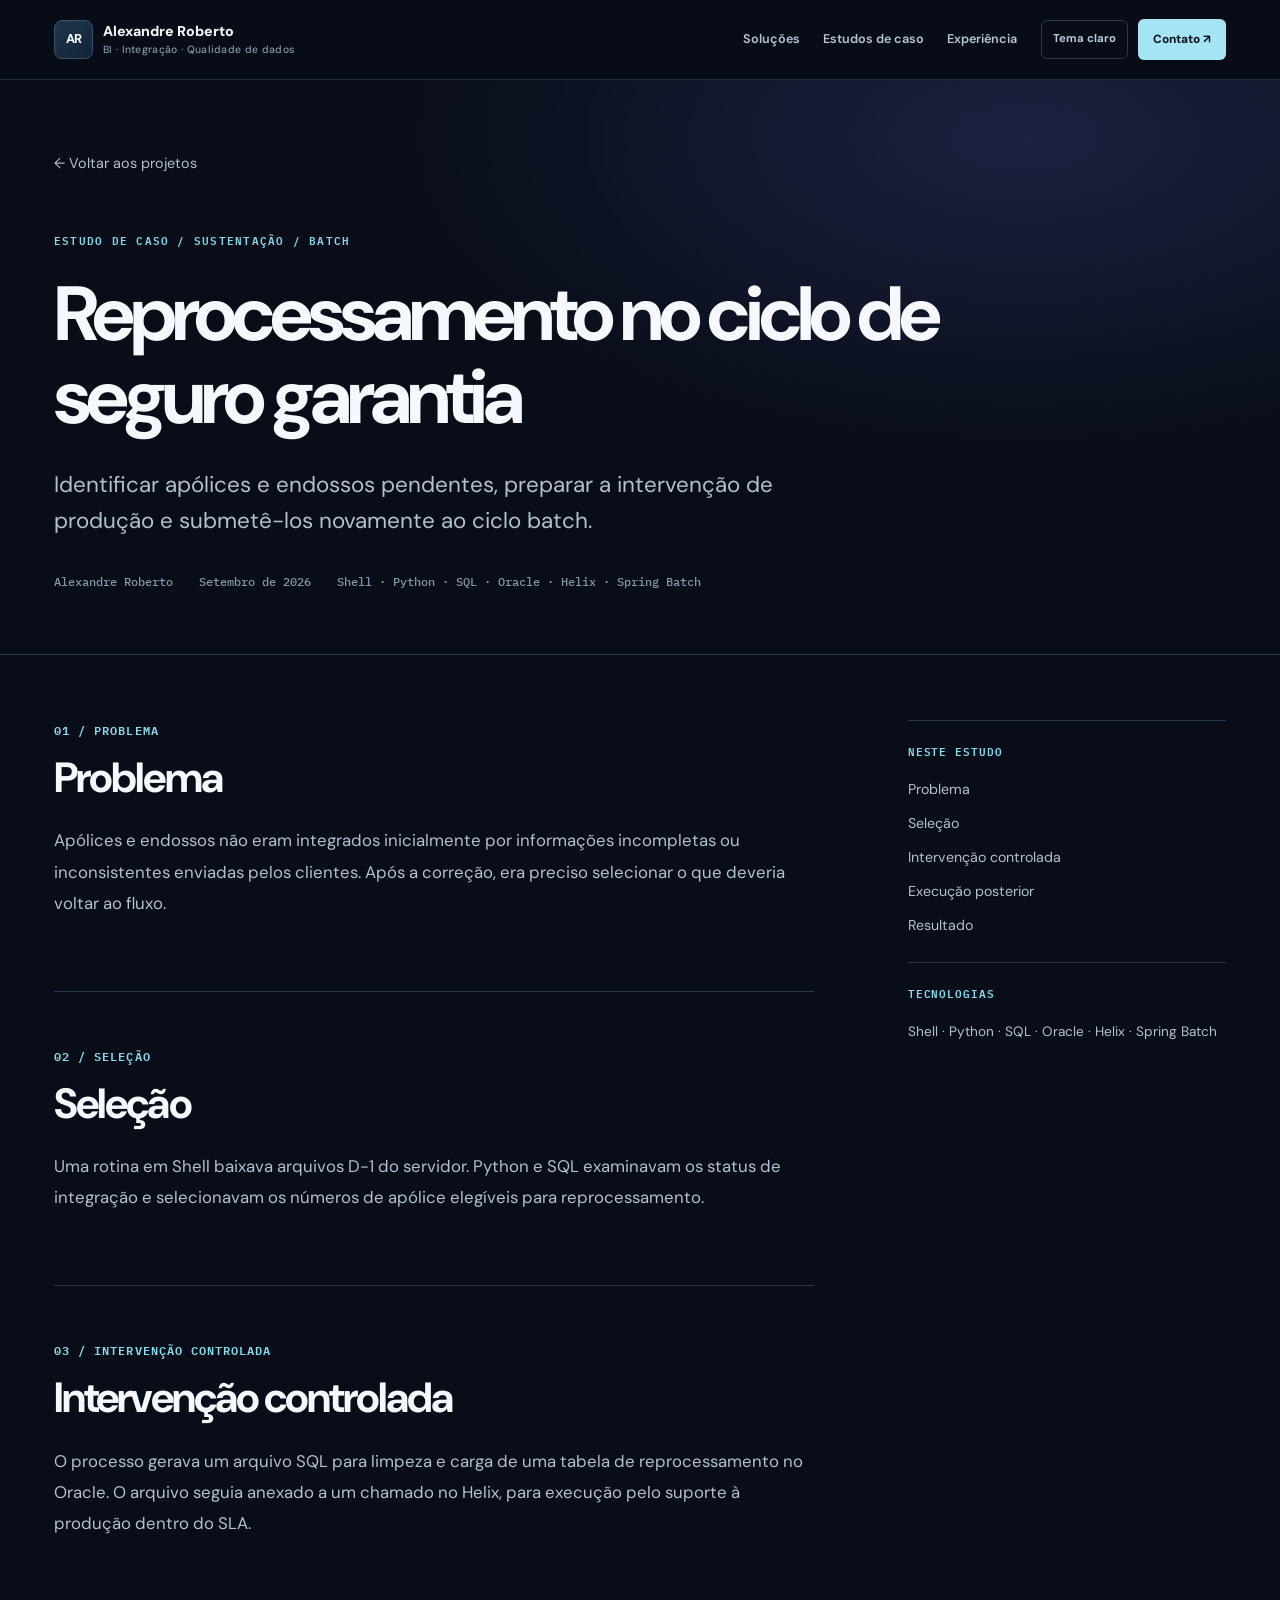
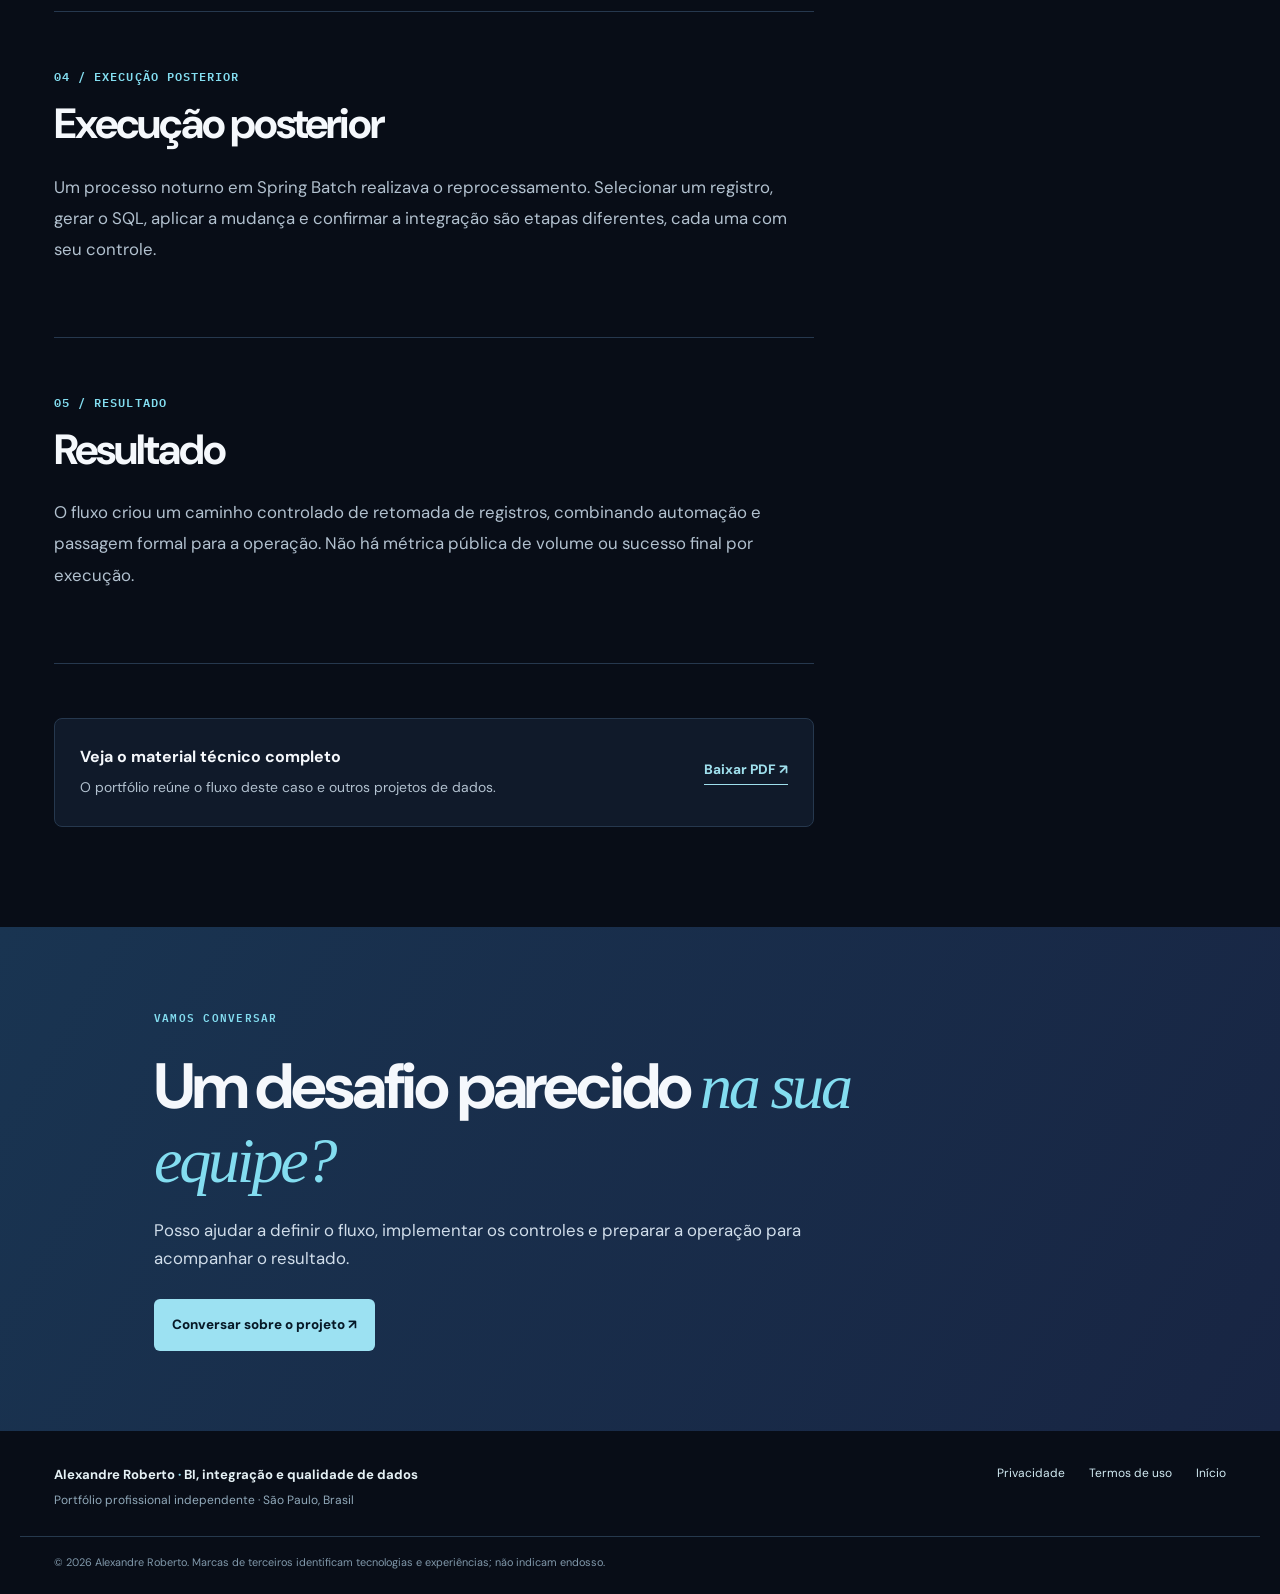
<file: estudos-de-caso/reprocessamento-seguro-garantia/index.html>
<!doctype html>
<html lang="pt-BR" data-theme="dark">
<head><meta charset="utf-8"><meta name="viewport" content="width=device-width, initial-scale=1"><meta name="theme-color" content="#080d17">
<meta name="description" content="Identificar apólices e endossos pendentes, preparar a intervenção de produção e submetê-los novamente ao ciclo batch."><meta property="og:type" content="article"><meta property="og:title" content="Reprocessamento no ciclo de seguro garantia | Alexandre Roberto"><meta property="og:description" content="Identificar apólices e endossos pendentes, preparar a intervenção de produção e submetê-los novamente ao ciclo batch.">
<link rel="icon" type="image/svg+xml" href="../../favicon.svg"><link rel="preconnect" href="https://fonts.googleapis.com"><link rel="preconnect" href="https://fonts.gstatic.com" crossorigin><link href="https://fonts.googleapis.com/css2?family=DM+Sans:wght@400;500;600;700;800&family=IBM+Plex+Mono:wght@400;500;600&display=swap" rel="stylesheet"><link rel="stylesheet" href="../../style.css"><script src="../../script.js" defer></script><title>Reprocessamento no ciclo de seguro garantia | Alexandre Roberto</title></head>
<body><a class="skip-link" href="#conteudo">Ir para o conteúdo</a>
<header class="site-header"><div class="shell header-inner"><a class="brand" href="../../index.html" aria-label="Alexandre Roberto, página inicial"><span class="brand-mark" aria-hidden="true">AR</span><span class="brand-name">Alexandre Roberto<small>BI · Integração · Qualidade de dados</small></span></a><nav class="desktop-nav" aria-label="Navegação principal"><a href="../../index.html#solucoes">Soluções</a><a href="../../index.html#projetos">Estudos de caso</a><a href="../../index.html#experiencia">Experiência</a></nav><div class="header-actions"><button class="theme-toggle" type="button" aria-label="Ativar tema claro" aria-pressed="true">Tema claro</button><a class="nav-cta" href="../../index.html#contato">Contato ↗</a><button class="menu-toggle" type="button" aria-label="Abrir menu" aria-expanded="false" aria-controls="mobile-menu"><span></span><span></span></button></div></div><nav class="mobile-nav" id="mobile-menu" aria-label="Navegação para celular" hidden><a href="../../index.html">Início</a><a href="../../index.html#solucoes">Soluções</a><a href="../../index.html#projetos">Estudos de caso</a><a href="../../index.html#contato">Contato</a></nav></header>
<main id="conteudo" class="case-page"><section class="case-hero"><div class="shell"><a class="case-back" href="../../index.html#projetos">← Voltar aos projetos</a><p class="eyebrow">ESTUDO DE CASO / SUSTENTAÇÃO / BATCH</p><h1>Reprocessamento no ciclo de seguro garantia</h1><p class="case-deck">Identificar apólices e endossos pendentes, preparar a intervenção de produção e submetê-los novamente ao ciclo batch.</p><div class="case-meta"><span>Alexandre Roberto</span><span>Setembro de 2026</span><span>Shell · Python · SQL · Oracle · Helix · Spring Batch</span></div></div></section><div class="shell case-layout"><article class="case-article"><section id="parte-1"><p class="case-label">01 / PROBLEMA</p><h2>Problema</h2><p>Apólices e endossos não eram integrados inicialmente por informações incompletas ou inconsistentes enviadas pelos clientes. Após a correção, era preciso selecionar o que deveria voltar ao fluxo.</p></section><section id="parte-2"><p class="case-label">02 / SELEÇÃO</p><h2>Seleção</h2><p>Uma rotina em Shell baixava arquivos D-1 do servidor. Python e SQL examinavam os status de integração e selecionavam os números de apólice elegíveis para reprocessamento.</p></section><section id="parte-3"><p class="case-label">03 / INTERVENÇÃO CONTROLADA</p><h2>Intervenção controlada</h2><p>O processo gerava um arquivo SQL para limpeza e carga de uma tabela de reprocessamento no Oracle. O arquivo seguia anexado a um chamado no Helix, para execução pelo suporte à produção dentro do SLA.</p></section><section id="parte-4"><p class="case-label">04 / EXECUÇÃO POSTERIOR</p><h2>Execução posterior</h2><p>Um processo noturno em Spring Batch realizava o reprocessamento. Selecionar um registro, gerar o SQL, aplicar a mudança e confirmar a integração são etapas diferentes, cada uma com seu controle.</p></section><section id="parte-5"><p class="case-label">05 / RESULTADO</p><h2>Resultado</h2><p>O fluxo criou um caminho controlado de retomada de registros, combinando automação e passagem formal para a operação. Não há métrica pública de volume ou sucesso final por execução.</p></section><div class="case-document"><div><strong>Veja o material técnico completo</strong><p>O portfólio reúne o fluxo deste caso e outros projetos de dados.</p></div><a class="text-link" href="../../Alexandre_Roberto_Projetos_Engenharia_de_Dados.pdf" download>Baixar PDF ↗</a></div></article><aside class="case-aside"><nav aria-label="Nesta página"><strong>NESTE ESTUDO</strong><a href="#parte-1">Problema</a><a href="#parte-2">Seleção</a><a href="#parte-3">Intervenção controlada</a><a href="#parte-4">Execução posterior</a><a href="#parte-5">Resultado</a></nav><div><strong>TECNOLOGIAS</strong><p>Shell · Python · SQL · Oracle · Helix · Spring Batch</p></div></aside></div><section class="case-contact"><div class="shell"><p class="eyebrow">VAMOS CONVERSAR</p><h2>Um desafio parecido <em>na sua equipe?</em></h2><p>Posso ajudar a definir o fluxo, implementar os controles e preparar a operação para acompanhar o resultado.</p><a class="button button-primary" href="../../index.html#contato">Conversar sobre o projeto ↗</a></div></section></main><footer class="site-footer"><div class="shell footer-inner"><div class="footer-brand"><strong>Alexandre Roberto <b>·</b> BI, integração e qualidade de dados</strong><span>Portfólio profissional independente · São Paulo, Brasil</span></div><nav class="footer-links" aria-label="Informações legais"><a href="../../privacidade.html">Privacidade</a><a href="../../termos.html">Termos de uso</a><a href="../../index.html">Início</a></nav></div><div class="shell footer-legal">© <span id="year">2026</span> Alexandre Roberto. Marcas de terceiros identificam tecnologias e experiências; não indicam endosso.</div></footer></body></html>
</file>
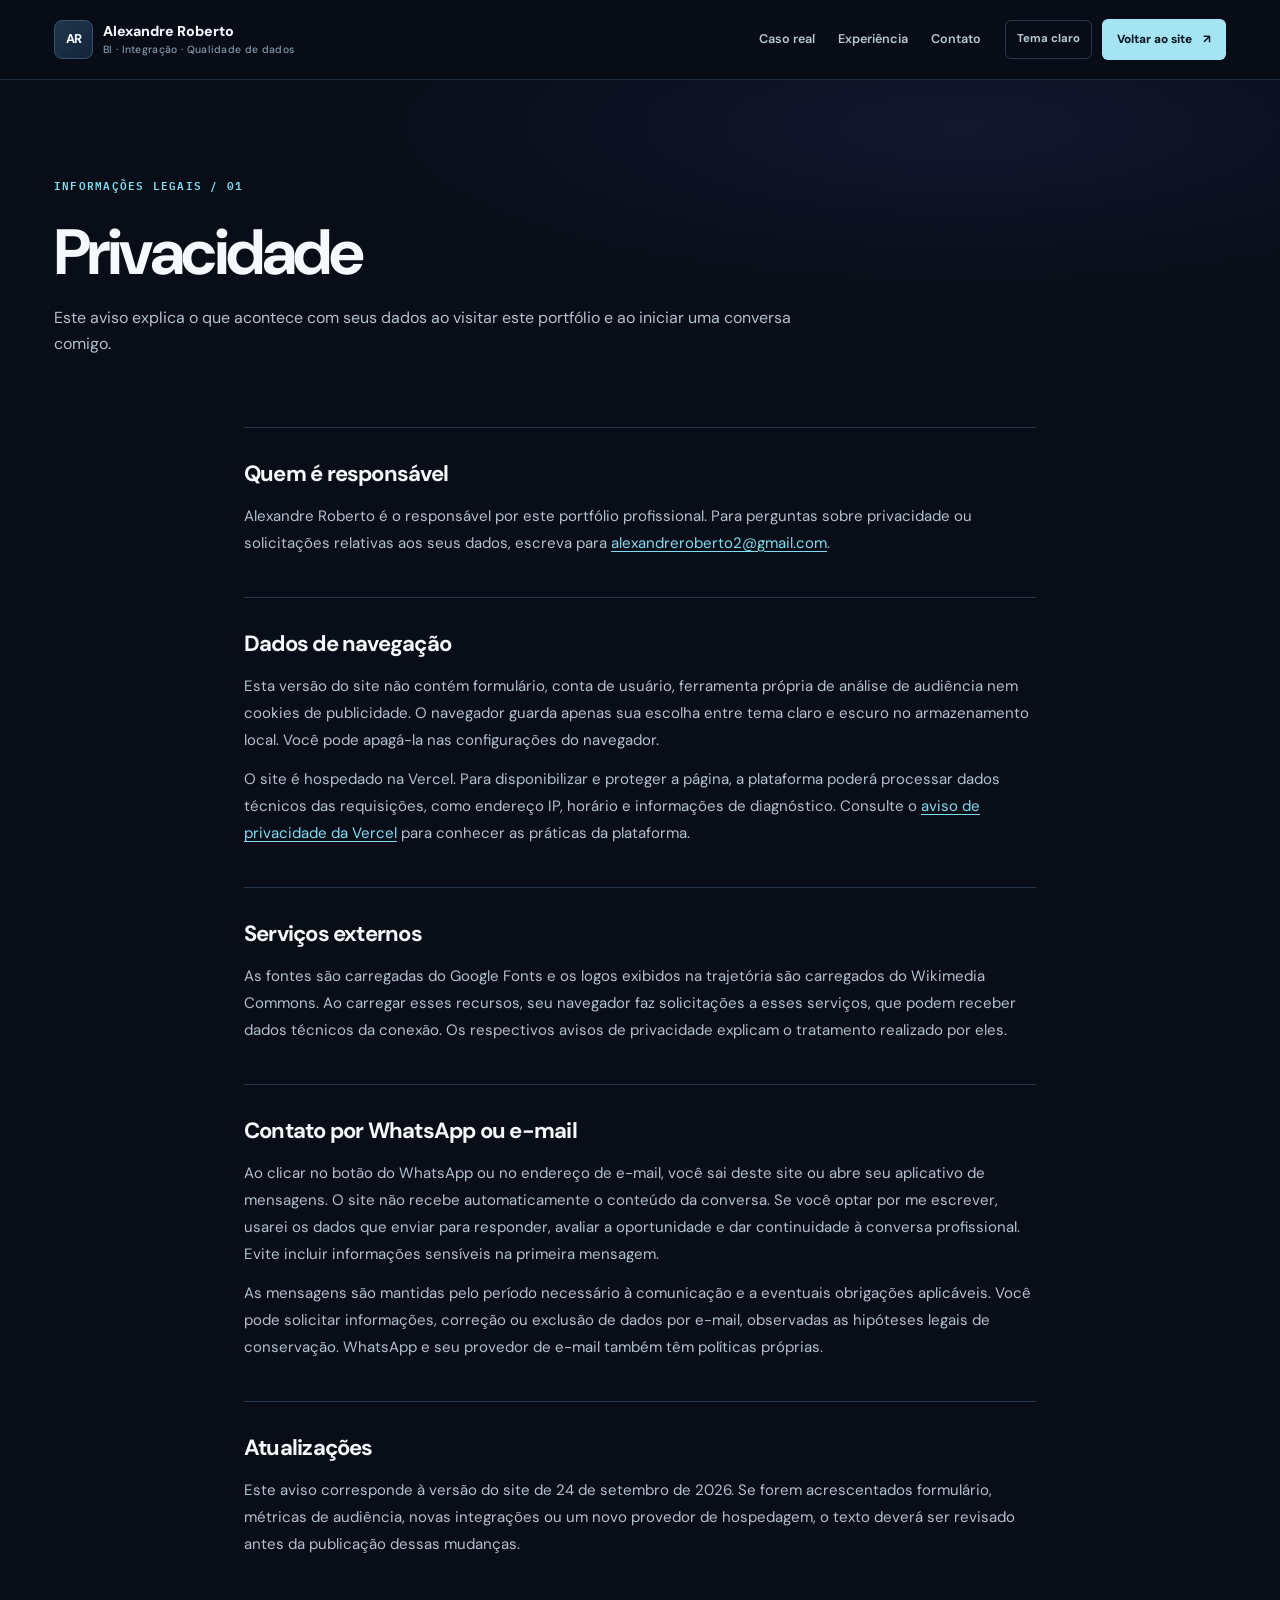
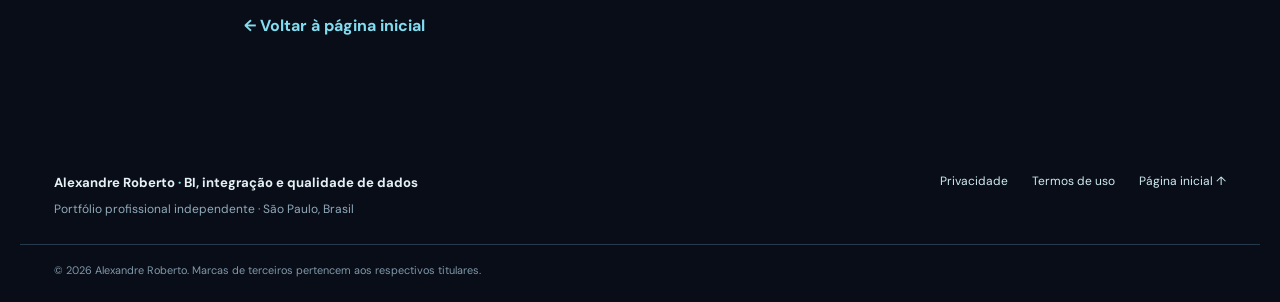
<file: privacidade.html>
<!doctype html>
<html lang="pt-BR" data-theme="dark">
<head>
  <meta charset="utf-8">
  <meta name="viewport" content="width=device-width, initial-scale=1">
  <meta name="theme-color" content="#080d17">
  <link rel="icon" type="image/svg+xml" href="favicon.svg">
  <meta name="description" content="Como o portfólio de Alexandre Roberto lida com dados de navegação e mensagens de contato.">
  <title>Privacidade | Alexandre Roberto</title>
  <link rel="preconnect" href="https://fonts.googleapis.com">
  <link rel="preconnect" href="https://fonts.gstatic.com" crossorigin>
  <link href="https://fonts.googleapis.com/css2?family=DM+Sans:wght@400;500;600;700;800&family=IBM+Plex+Mono:wght@400;500;600&display=swap" rel="stylesheet">
  <link rel="stylesheet" href="style.css">
  <script src="script.js" defer></script>
</head>
<body>
  <a class="skip-link" href="#conteudo">Ir para o conteúdo</a>
  <header class="site-header"><div class="shell header-inner"><a class="brand" href="index.html" aria-label="Alexandre Roberto, voltar à página inicial"><span class="brand-mark" aria-hidden="true">AR</span><span class="brand-name">Alexandre Roberto<small>BI · Integração · Qualidade de dados</small></span></a><nav class="desktop-nav" aria-label="Navegação principal"><a href="index.html#caso">Caso real</a><a href="index.html#experiencia">Experiência</a><a href="index.html#contato">Contato</a></nav><div class="header-actions"><button class="theme-toggle" type="button" aria-label="Ativar tema claro" aria-pressed="true">Tema claro</button><a class="nav-cta" href="index.html">Voltar ao site <span aria-hidden="true">↗</span></a></div></div></header>
  <main id="conteudo" class="legal-main"><div class="legal-hero"><div class="shell"><p class="eyebrow">INFORMAÇÕES LEGAIS / 01</p><h1>Privacidade</h1><p>Este aviso explica o que acontece com seus dados ao visitar este portfólio e ao iniciar uma conversa comigo.</p></div></div><div class="shell legal-content">
    <section><h2>Quem é responsável</h2><p>Alexandre Roberto é o responsável por este portfólio profissional. Para perguntas sobre privacidade ou solicitações relativas aos seus dados, escreva para <a href="mailto:alexandreroberto2@gmail.com">alexandreroberto2@gmail.com</a>.</p></section>
    <section><h2>Dados de navegação</h2><p>Esta versão do site não contém formulário, conta de usuário, ferramenta própria de análise de audiência nem cookies de publicidade. O navegador guarda apenas sua escolha entre tema claro e escuro no armazenamento local. Você pode apagá-la nas configurações do navegador.</p><p>O site é hospedado na Vercel. Para disponibilizar e proteger a página, a plataforma poderá processar dados técnicos das requisições, como endereço IP, horário e informações de diagnóstico. Consulte o <a href="https://vercel.com/legal/privacy-notice" target="_blank" rel="noopener noreferrer">aviso de privacidade da Vercel</a> para conhecer as práticas da plataforma.</p></section>
    <section><h2>Serviços externos</h2><p>As fontes são carregadas do Google Fonts e os logos exibidos na trajetória são carregados do Wikimedia Commons. Ao carregar esses recursos, seu navegador faz solicitações a esses serviços, que podem receber dados técnicos da conexão. Os respectivos avisos de privacidade explicam o tratamento realizado por eles.</p></section>
    <section><h2>Contato por WhatsApp ou e-mail</h2><p>Ao clicar no botão do WhatsApp ou no endereço de e-mail, você sai deste site ou abre seu aplicativo de mensagens. O site não recebe automaticamente o conteúdo da conversa. Se você optar por me escrever, usarei os dados que enviar para responder, avaliar a oportunidade e dar continuidade à conversa profissional. Evite incluir informações sensíveis na primeira mensagem.</p><p>As mensagens são mantidas pelo período necessário à comunicação e a eventuais obrigações aplicáveis. Você pode solicitar informações, correção ou exclusão de dados por e-mail, observadas as hipóteses legais de conservação. WhatsApp e seu provedor de e-mail também têm políticas próprias.</p></section>
    <section><h2>Atualizações</h2><p>Este aviso corresponde à versão do site de 24 de setembro de 2026. Se forem acrescentados formulário, métricas de audiência, novas integrações ou um novo provedor de hospedagem, o texto deverá ser revisado antes da publicação dessas mudanças.</p></section>
    <a class="legal-back" href="index.html">← Voltar à página inicial</a>
  </div></main>
  <footer class="site-footer"><div class="shell footer-inner"><div class="footer-brand"><strong>Alexandre Roberto <b>·</b> BI, integração e qualidade de dados</strong><span>Portfólio profissional independente · São Paulo, Brasil</span></div><nav class="footer-links" aria-label="Informações legais"><a href="privacidade.html" aria-current="page">Privacidade</a><a href="termos.html">Termos de uso</a><a href="index.html">Página inicial ↑</a></nav></div><div class="shell footer-legal">© <span id="year">2026</span> Alexandre Roberto. Marcas de terceiros pertencem aos respectivos titulares.</div></footer>
</body>
</html>
</file>
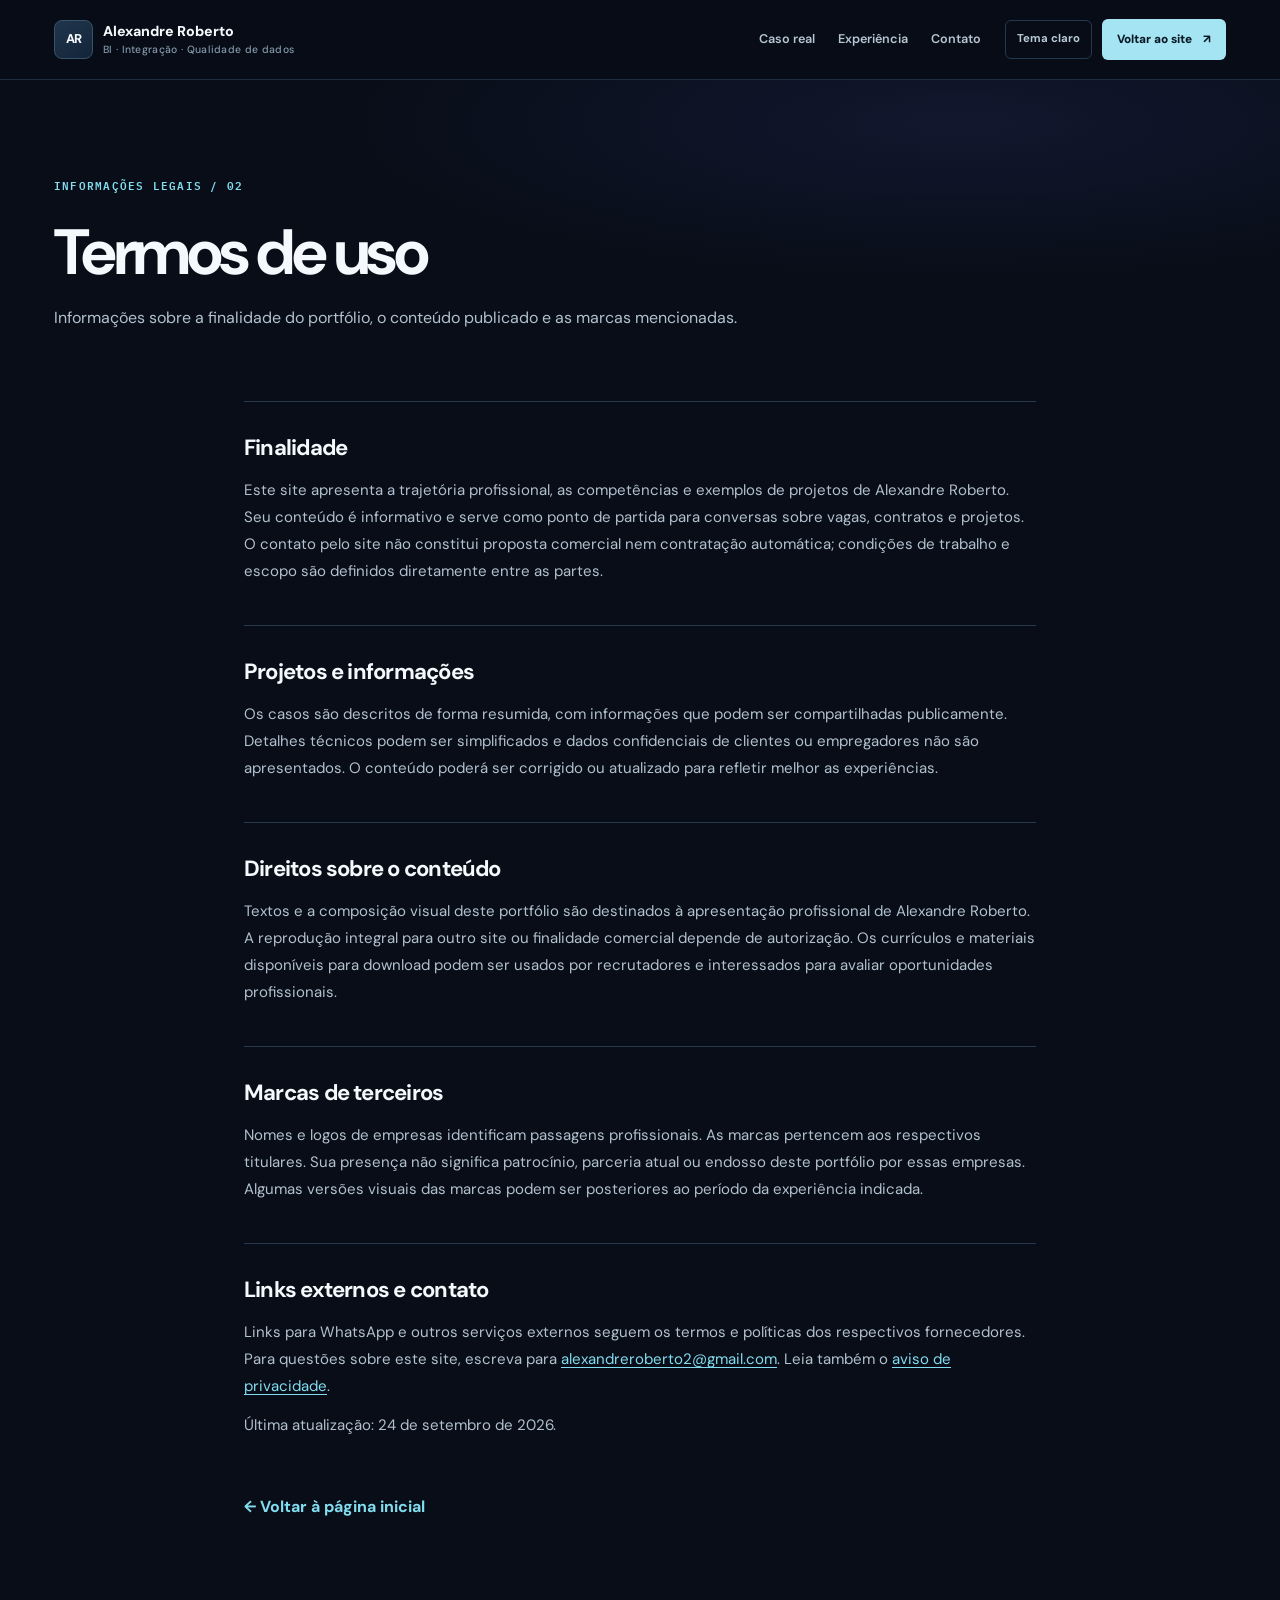
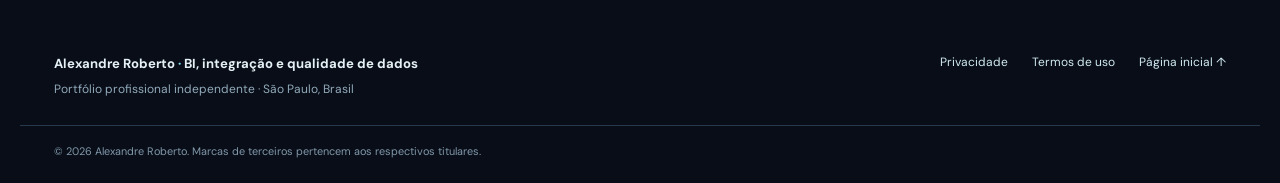
<file: termos.html>
<!doctype html>
<html lang="pt-BR" data-theme="dark">
<head>
  <meta charset="utf-8">
  <meta name="viewport" content="width=device-width, initial-scale=1">
  <meta name="theme-color" content="#080d17">
  <link rel="icon" type="image/svg+xml" href="favicon.svg">
  <meta name="description" content="Informações sobre o uso do portfólio profissional de Alexandre Roberto.">
  <title>Termos de uso | Alexandre Roberto</title>
  <link rel="preconnect" href="https://fonts.googleapis.com">
  <link rel="preconnect" href="https://fonts.gstatic.com" crossorigin>
  <link href="https://fonts.googleapis.com/css2?family=DM+Sans:wght@400;500;600;700;800&family=IBM+Plex+Mono:wght@400;500;600&display=swap" rel="stylesheet">
  <link rel="stylesheet" href="style.css">
  <script src="script.js" defer></script>
</head>
<body>
  <a class="skip-link" href="#conteudo">Ir para o conteúdo</a>
  <header class="site-header"><div class="shell header-inner"><a class="brand" href="index.html" aria-label="Alexandre Roberto, voltar à página inicial"><span class="brand-mark" aria-hidden="true">AR</span><span class="brand-name">Alexandre Roberto<small>BI · Integração · Qualidade de dados</small></span></a><nav class="desktop-nav" aria-label="Navegação principal"><a href="index.html#caso">Caso real</a><a href="index.html#experiencia">Experiência</a><a href="index.html#contato">Contato</a></nav><div class="header-actions"><button class="theme-toggle" type="button" aria-label="Ativar tema claro" aria-pressed="true">Tema claro</button><a class="nav-cta" href="index.html">Voltar ao site <span aria-hidden="true">↗</span></a></div></div></header>
  <main id="conteudo" class="legal-main"><div class="legal-hero"><div class="shell"><p class="eyebrow">INFORMAÇÕES LEGAIS / 02</p><h1>Termos de uso</h1><p>Informações sobre a finalidade do portfólio, o conteúdo publicado e as marcas mencionadas.</p></div></div><div class="shell legal-content">
    <section><h2>Finalidade</h2><p>Este site apresenta a trajetória profissional, as competências e exemplos de projetos de Alexandre Roberto. Seu conteúdo é informativo e serve como ponto de partida para conversas sobre vagas, contratos e projetos. O contato pelo site não constitui proposta comercial nem contratação automática; condições de trabalho e escopo são definidos diretamente entre as partes.</p></section>
    <section><h2>Projetos e informações</h2><p>Os casos são descritos de forma resumida, com informações que podem ser compartilhadas publicamente. Detalhes técnicos podem ser simplificados e dados confidenciais de clientes ou empregadores não são apresentados. O conteúdo poderá ser corrigido ou atualizado para refletir melhor as experiências.</p></section>
    <section><h2>Direitos sobre o conteúdo</h2><p>Textos e a composição visual deste portfólio são destinados à apresentação profissional de Alexandre Roberto. A reprodução integral para outro site ou finalidade comercial depende de autorização. Os currículos e materiais disponíveis para download podem ser usados por recrutadores e interessados para avaliar oportunidades profissionais.</p></section>
    <section><h2>Marcas de terceiros</h2><p>Nomes e logos de empresas identificam passagens profissionais. As marcas pertencem aos respectivos titulares. Sua presença não significa patrocínio, parceria atual ou endosso deste portfólio por essas empresas. Algumas versões visuais das marcas podem ser posteriores ao período da experiência indicada.</p></section>
    <section><h2>Links externos e contato</h2><p>Links para WhatsApp e outros serviços externos seguem os termos e políticas dos respectivos fornecedores. Para questões sobre este site, escreva para <a href="mailto:alexandreroberto2@gmail.com">alexandreroberto2@gmail.com</a>. Leia também o <a href="privacidade.html">aviso de privacidade</a>.</p><p>Última atualização: 24 de setembro de 2026.</p></section>
    <a class="legal-back" href="index.html">← Voltar à página inicial</a>
  </div></main>
  <footer class="site-footer"><div class="shell footer-inner"><div class="footer-brand"><strong>Alexandre Roberto <b>·</b> BI, integração e qualidade de dados</strong><span>Portfólio profissional independente · São Paulo, Brasil</span></div><nav class="footer-links" aria-label="Informações legais"><a href="privacidade.html">Privacidade</a><a href="termos.html" aria-current="page">Termos de uso</a><a href="index.html">Página inicial ↑</a></nav></div><div class="shell footer-legal">© <span id="year">2026</span> Alexandre Roberto. Marcas de terceiros pertencem aos respectivos titulares.</div></footer>
</body>
</html>
</file>
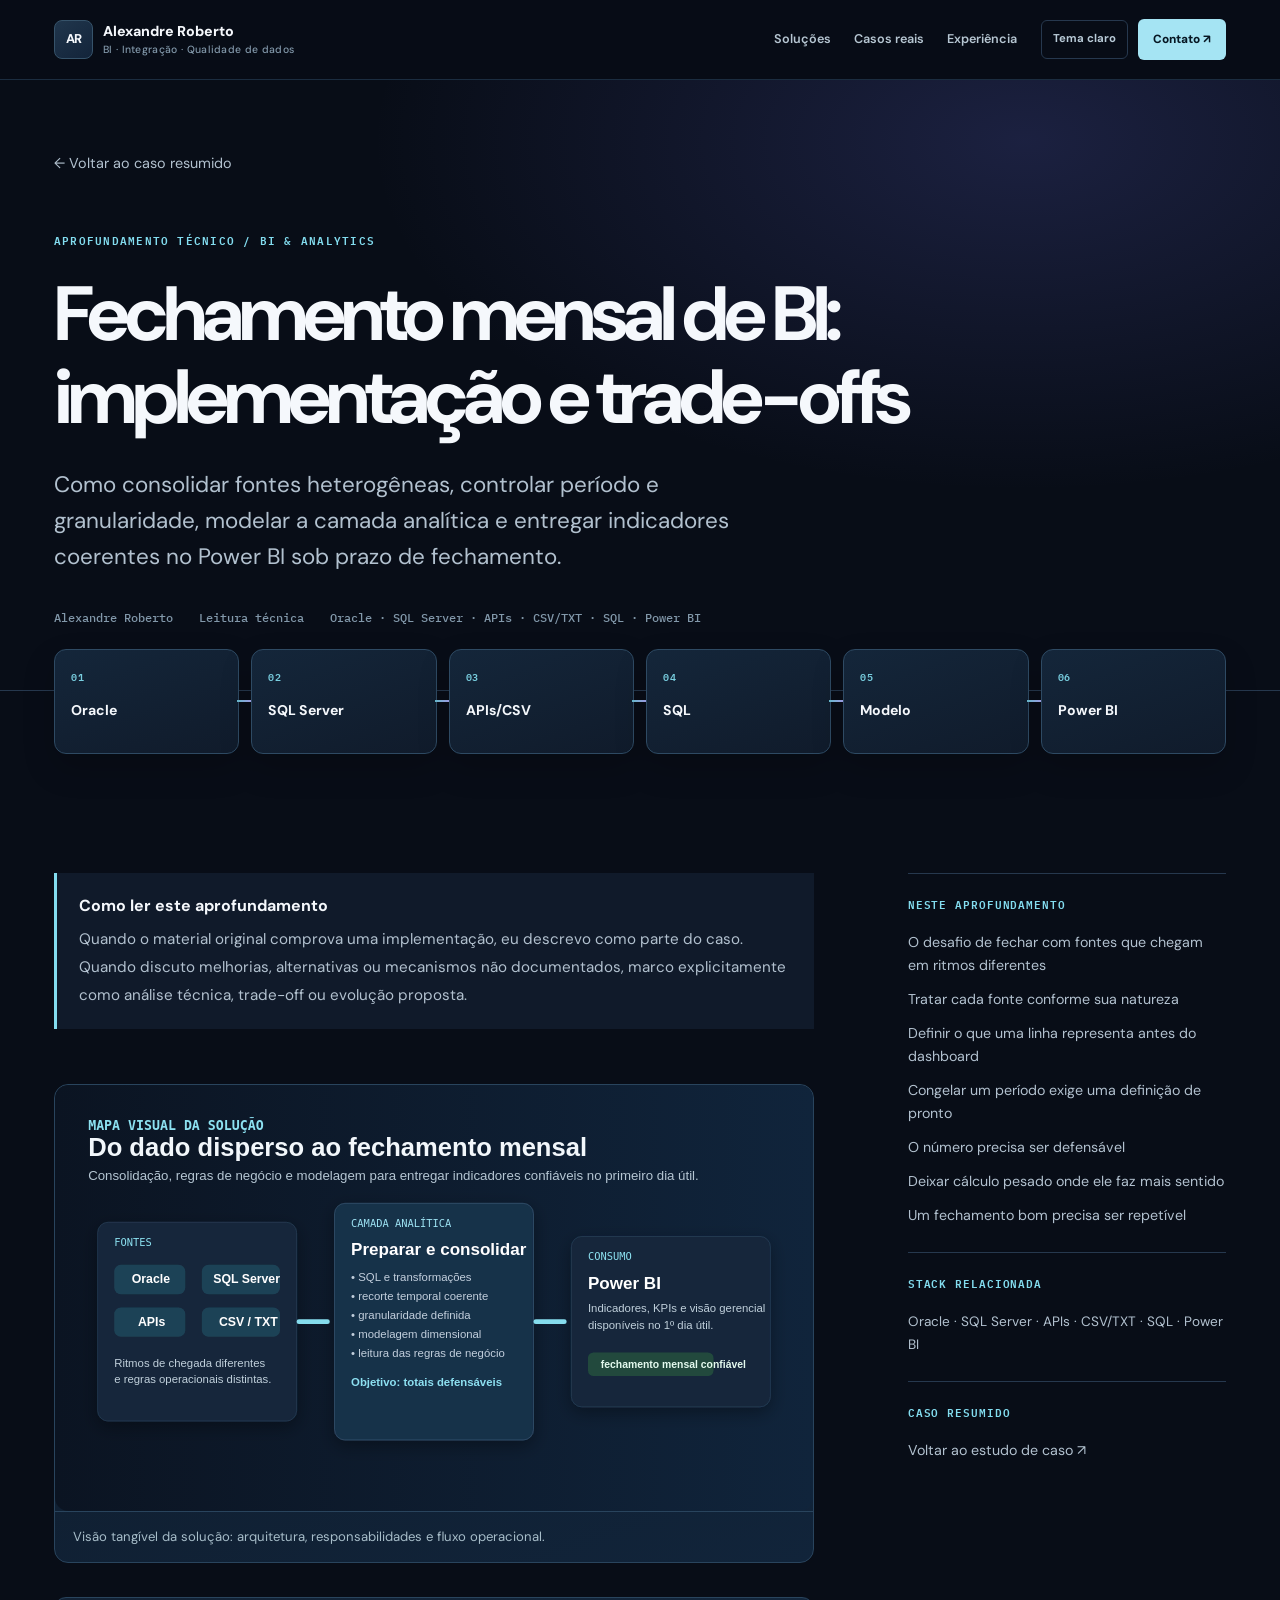
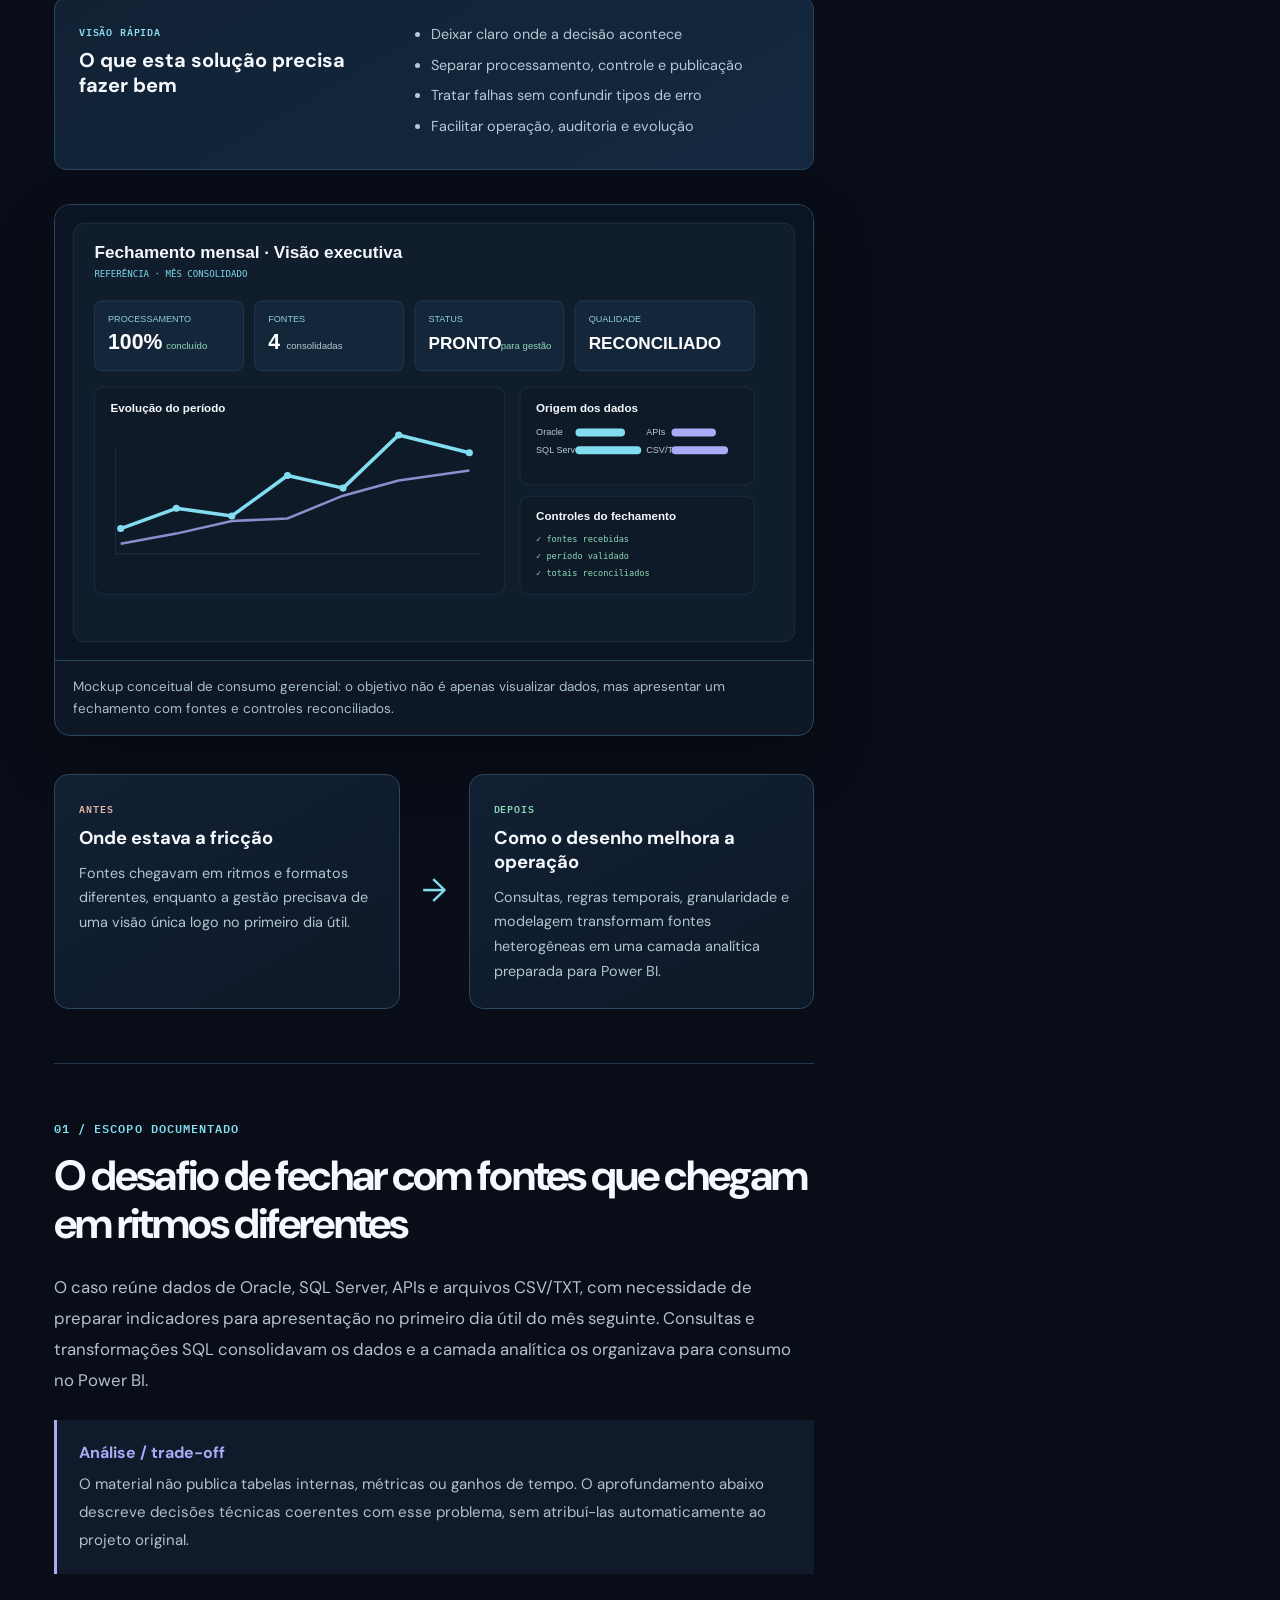
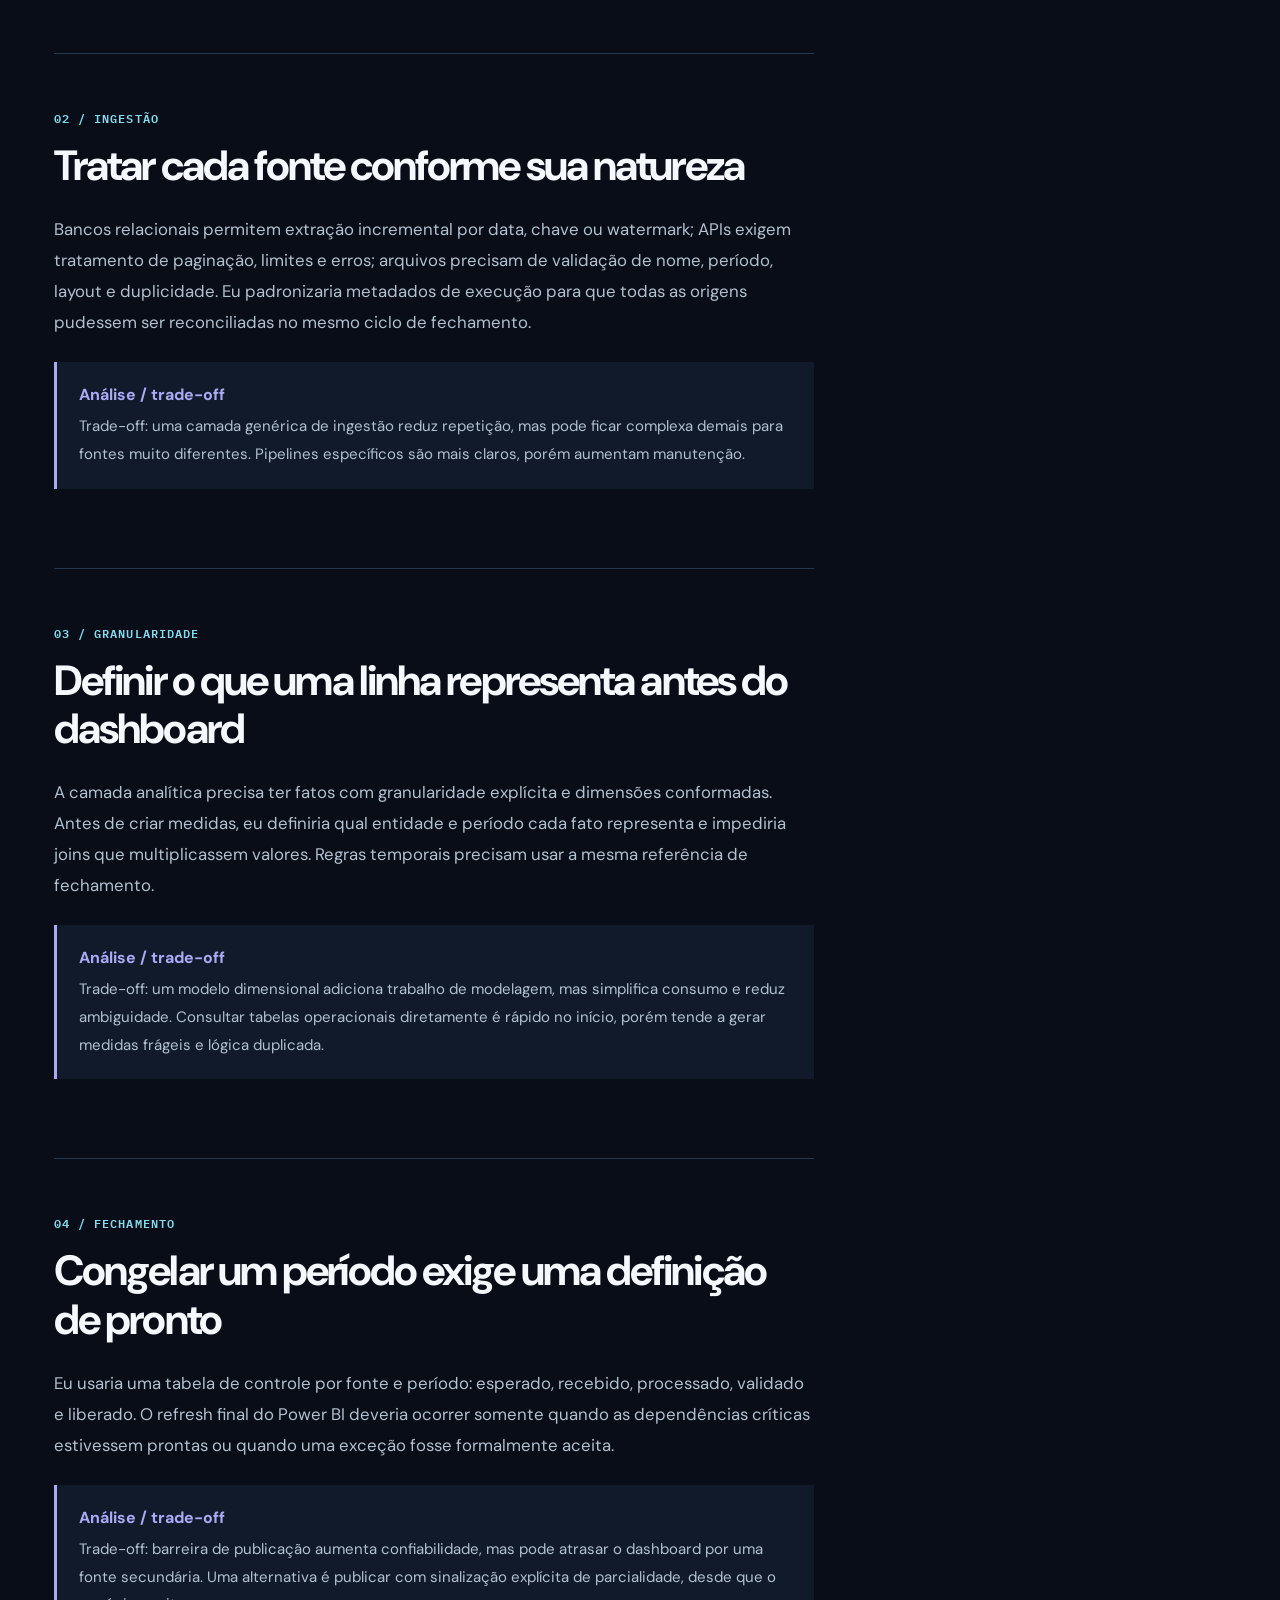
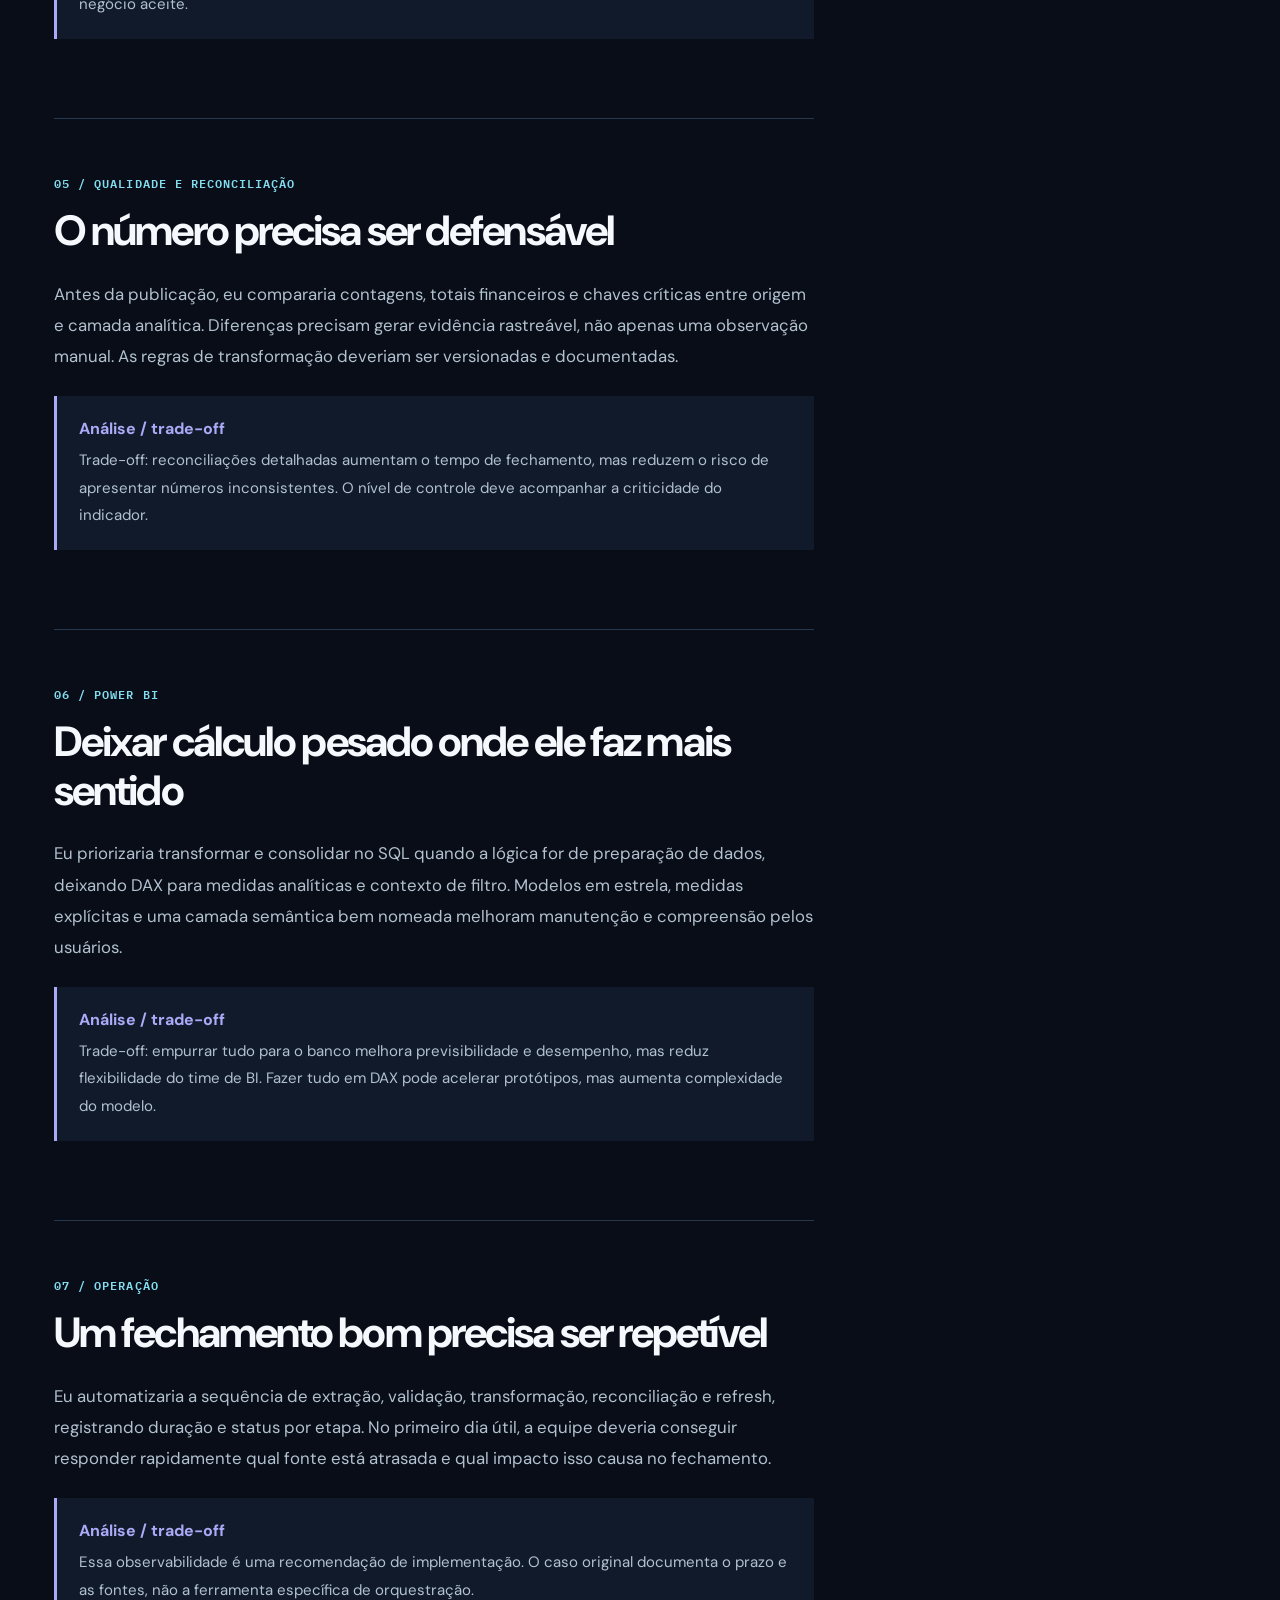
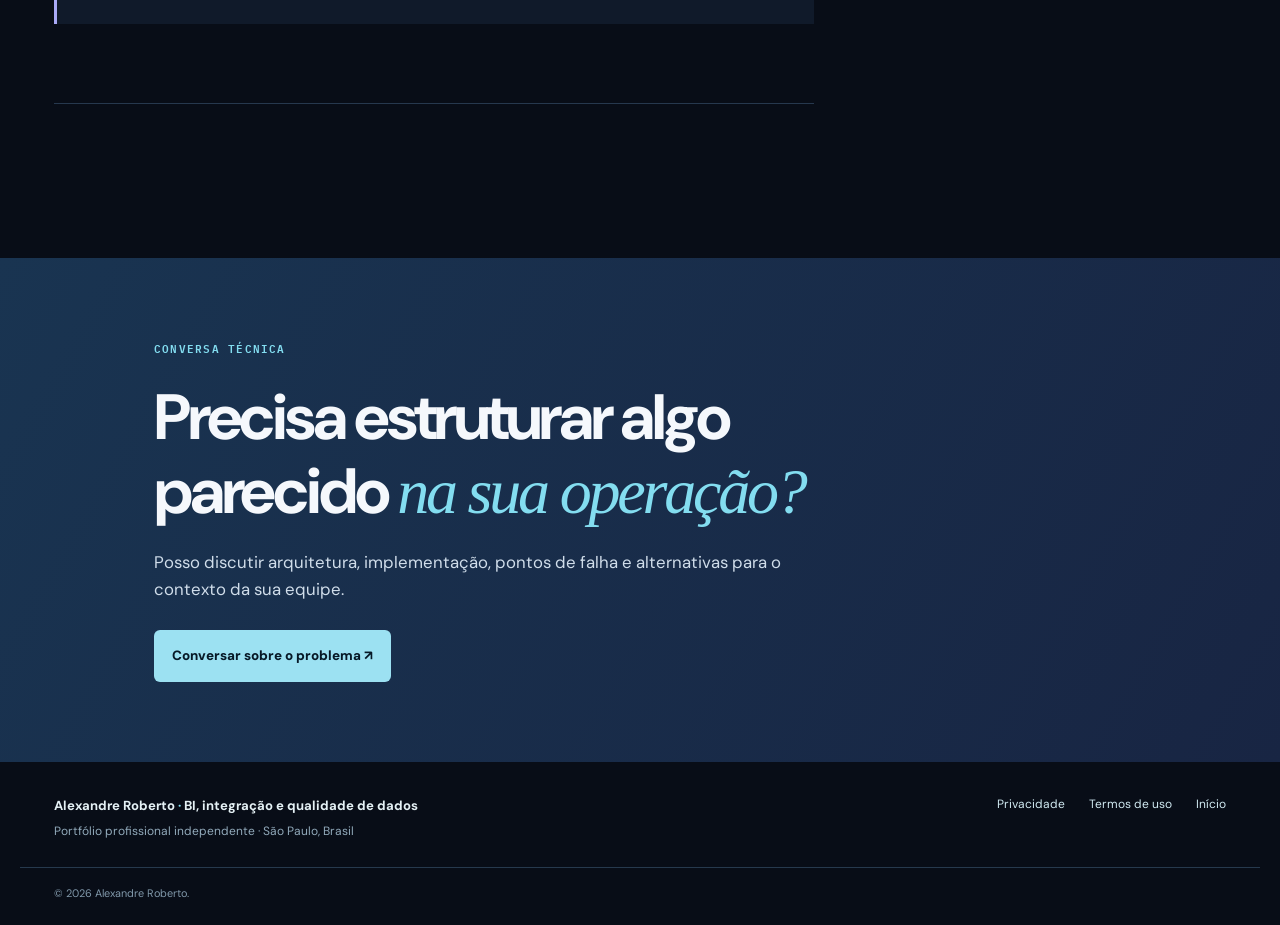
<file: estudos-de-caso/bi-fechamento-mensal/tecnico.html>
<!doctype html><html lang="pt-BR" data-theme="dark"><head><meta charset="utf-8"><meta name="viewport" content="width=device-width, initial-scale=1"><meta name="theme-color" content="#080d17"><meta name="description" content="Como consolidar fontes heterogêneas, controlar período e granularidade, modelar a camada analítica e entregar indicadores coerentes no Power BI sob prazo de fechamento."><link rel="icon" type="image/svg+xml" href="../../favicon.svg"><link rel="preconnect" href="https://fonts.googleapis.com"><link rel="preconnect" href="https://fonts.gstatic.com" crossorigin><link href="https://fonts.googleapis.com/css2?family=DM+Sans:wght@400;500;600;700;800&family=IBM+Plex+Mono:wght@400;500;600&display=swap" rel="stylesheet"><link rel="stylesheet" href="../../style.css"><script src="../../script.js" defer></script><title>Fechamento mensal de BI: implementação e trade-offs | Alexandre Roberto</title></head><body><a class="skip-link" href="#conteudo">Ir para o conteúdo</a><header class="site-header"><div class="shell header-inner"><a class="brand" href="../../index.html" aria-label="Alexandre Roberto, página inicial"><span class="brand-mark" aria-hidden="true">AR</span><span class="brand-name">Alexandre Roberto<small>BI · Integração · Qualidade de dados</small></span></a><nav class="desktop-nav" aria-label="Navegação principal"><a href="../../index.html#solucoes">Soluções</a><a href="../../index.html#projetos">Casos reais</a><a href="../../index.html#experiencia">Experiência</a></nav><div class="header-actions"><button class="theme-toggle" type="button" aria-label="Ativar tema claro" aria-pressed="true">Tema claro</button><a class="nav-cta" href="../../index.html#contato">Contato ↗</a><button class="menu-toggle" type="button" aria-label="Abrir menu" aria-expanded="false" aria-controls="mobile-menu"><span></span><span></span></button></div></div><nav class="mobile-nav" id="mobile-menu" aria-label="Navegação para celular" hidden><a href="../../index.html">Início</a><a href="../../index.html#solucoes">Soluções</a><a href="../../index.html#projetos">Casos reais</a><a href="../../index.html#contato">Contato</a></nav></header><main id="conteudo" class="case-page"><section class="case-hero"><div class="shell"><a class="case-back" href="index.html">← Voltar ao caso resumido</a><p class="eyebrow">APROFUNDAMENTO TÉCNICO / BI &amp; ANALYTICS</p><h1>Fechamento mensal de BI: implementação e trade-offs</h1><p class="case-deck">Como consolidar fontes heterogêneas, controlar período e granularidade, modelar a camada analítica e entregar indicadores coerentes no Power BI sob prazo de fechamento.</p><div class="case-meta"><span>Alexandre Roberto</span><span>Leitura técnica</span><span>Oracle · SQL Server · APIs · CSV/TXT · SQL · Power BI</span></div></div></section><div class="shell"><div class="mini-pipeline" aria-label="Fluxo resumido da solução"><div class="mini-node"><span>01</span><strong>Oracle</strong></div><div class="mini-node"><span>02</span><strong>SQL Server</strong></div><div class="mini-node"><span>03</span><strong>APIs/CSV</strong></div><div class="mini-node"><span>04</span><strong>SQL</strong></div><div class="mini-node"><span>05</span><strong>Modelo</strong></div><div class="mini-node"><span>06</span><strong>Power BI</strong></div></div></div><div class="shell case-layout"><article class="case-article"><div class="case-callout case-disclosure"><strong>Como ler este aprofundamento</strong><p>Quando o material original comprova uma implementação, eu descrevo como parte do caso. Quando discuto melhorias, alternativas ou mecanismos não documentados, marco explicitamente como análise técnica, trade-off ou evolução proposta.</p></div><figure class="case-showcase"><img src="../../assets/diagrams/bi-overview.svg" alt="Mapa visual da solução de consolidação e fechamento mensal." loading="lazy"/><figcaption>Visão tangível da solução: arquitetura, responsabilidades e fluxo operacional.</figcaption></figure><div class="tech-glance"><div><span>VISÃO RÁPIDA</span><strong>O que esta solução precisa fazer bem</strong></div><ul><li>Deixar claro onde a decisão acontece</li><li>Separar processamento, controle e publicação</li><li>Tratar falhas sem confundir tipos de erro</li><li>Facilitar operação, auditoria e evolução</li></ul></div><figure class="solution-mockup"><img src="../../assets/mockups/bi-dashboard.svg" alt="Visual conceitual da solução" loading="lazy"><figcaption>Mockup conceitual de consumo gerencial: o objetivo não é apenas visualizar dados, mas apresentar um fechamento com fontes e controles reconciliados.</figcaption></figure><section class="before-after" aria-label="Antes e depois da solução"><div class="before-after-card before"><span>ANTES</span><strong>Onde estava a fricção</strong><p>Fontes chegavam em ritmos e formatos diferentes, enquanto a gestão precisava de uma visão única logo no primeiro dia útil.</p></div><div class="before-after-arrow" aria-hidden="true">→</div><div class="before-after-card after"><span>DEPOIS</span><strong>Como o desenho melhora a operação</strong><p>Consultas, regras temporais, granularidade e modelagem transformam fontes heterogêneas em uma camada analítica preparada para Power BI.</p></div></section><section id="sec-1"><p class="case-label">01 / ESCOPO DOCUMENTADO</p><h2>O desafio de fechar com fontes que chegam em ritmos diferentes</h2><p>O caso reúne dados de Oracle, SQL Server, APIs e arquivos CSV/TXT, com necessidade de preparar indicadores para apresentação no primeiro dia útil do mês seguinte. Consultas e transformações SQL consolidavam os dados e a camada analítica os organizava para consumo no Power BI.</p><div class="case-callout tech-note"><strong>Análise / trade-off</strong><p>O material não publica tabelas internas, métricas ou ganhos de tempo. O aprofundamento abaixo descreve decisões técnicas coerentes com esse problema, sem atribuí-las automaticamente ao projeto original.</p></div></section><section id="sec-2"><p class="case-label">02 / INGESTÃO</p><h2>Tratar cada fonte conforme sua natureza</h2><p>Bancos relacionais permitem extração incremental por data, chave ou watermark; APIs exigem tratamento de paginação, limites e erros; arquivos precisam de validação de nome, período, layout e duplicidade. Eu padronizaria metadados de execução para que todas as origens pudessem ser reconciliadas no mesmo ciclo de fechamento.</p><div class="case-callout tech-note"><strong>Análise / trade-off</strong><p>Trade-off: uma camada genérica de ingestão reduz repetição, mas pode ficar complexa demais para fontes muito diferentes. Pipelines específicos são mais claros, porém aumentam manutenção.</p></div></section><section id="sec-3"><p class="case-label">03 / GRANULARIDADE</p><h2>Definir o que uma linha representa antes do dashboard</h2><p>A camada analítica precisa ter fatos com granularidade explícita e dimensões conformadas. Antes de criar medidas, eu definiria qual entidade e período cada fato representa e impediria joins que multiplicassem valores. Regras temporais precisam usar a mesma referência de fechamento.</p><div class="case-callout tech-note"><strong>Análise / trade-off</strong><p>Trade-off: um modelo dimensional adiciona trabalho de modelagem, mas simplifica consumo e reduz ambiguidade. Consultar tabelas operacionais diretamente é rápido no início, porém tende a gerar medidas frágeis e lógica duplicada.</p></div></section><section id="sec-4"><p class="case-label">04 / FECHAMENTO</p><h2>Congelar um período exige uma definição de pronto</h2><p>Eu usaria uma tabela de controle por fonte e período: esperado, recebido, processado, validado e liberado. O refresh final do Power BI deveria ocorrer somente quando as dependências críticas estivessem prontas ou quando uma exceção fosse formalmente aceita.</p><div class="case-callout tech-note"><strong>Análise / trade-off</strong><p>Trade-off: barreira de publicação aumenta confiabilidade, mas pode atrasar o dashboard por uma fonte secundária. Uma alternativa é publicar com sinalização explícita de parcialidade, desde que o negócio aceite.</p></div></section><section id="sec-5"><p class="case-label">05 / QUALIDADE E RECONCILIAÇÃO</p><h2>O número precisa ser defensável</h2><p>Antes da publicação, eu compararia contagens, totais financeiros e chaves críticas entre origem e camada analítica. Diferenças precisam gerar evidência rastreável, não apenas uma observação manual. As regras de transformação deveriam ser versionadas e documentadas.</p><div class="case-callout tech-note"><strong>Análise / trade-off</strong><p>Trade-off: reconciliações detalhadas aumentam o tempo de fechamento, mas reduzem o risco de apresentar números inconsistentes. O nível de controle deve acompanhar a criticidade do indicador.</p></div></section><section id="sec-6"><p class="case-label">06 / POWER BI</p><h2>Deixar cálculo pesado onde ele faz mais sentido</h2><p>Eu priorizaria transformar e consolidar no SQL quando a lógica for de preparação de dados, deixando DAX para medidas analíticas e contexto de filtro. Modelos em estrela, medidas explícitas e uma camada semântica bem nomeada melhoram manutenção e compreensão pelos usuários.</p><div class="case-callout tech-note"><strong>Análise / trade-off</strong><p>Trade-off: empurrar tudo para o banco melhora previsibilidade e desempenho, mas reduz flexibilidade do time de BI. Fazer tudo em DAX pode acelerar protótipos, mas aumenta complexidade do modelo.</p></div></section><section id="sec-7"><p class="case-label">07 / OPERAÇÃO</p><h2>Um fechamento bom precisa ser repetível</h2><p>Eu automatizaria a sequência de extração, validação, transformação, reconciliação e refresh, registrando duração e status por etapa. No primeiro dia útil, a equipe deveria conseguir responder rapidamente qual fonte está atrasada e qual impacto isso causa no fechamento.</p><div class="case-callout tech-note"><strong>Análise / trade-off</strong><p>Essa observabilidade é uma recomendação de implementação. O caso original documenta o prazo e as fontes, não a ferramenta específica de orquestração.</p></div></section></article><aside class="case-aside"><nav aria-label="Nesta página"><strong>NESTE APROFUNDAMENTO</strong><a href="#sec-1">O desafio de fechar com fontes que chegam em ritmos diferentes</a><a href="#sec-2">Tratar cada fonte conforme sua natureza</a><a href="#sec-3">Definir o que uma linha representa antes do dashboard</a><a href="#sec-4">Congelar um período exige uma definição de pronto</a><a href="#sec-5">O número precisa ser defensável</a><a href="#sec-6">Deixar cálculo pesado onde ele faz mais sentido</a><a href="#sec-7">Um fechamento bom precisa ser repetível</a></nav><div><strong>STACK RELACIONADA</strong><p>Oracle · SQL Server · APIs · CSV/TXT · SQL · Power BI</p></div><div><strong>CASO RESUMIDO</strong><a href="index.html">Voltar ao estudo de caso ↗</a></div></aside></div><section class="case-contact"><div class="shell"><p class="eyebrow">CONVERSA TÉCNICA</p><h2>Precisa estruturar algo parecido <em>na sua operação?</em></h2><p>Posso discutir arquitetura, implementação, pontos de falha e alternativas para o contexto da sua equipe.</p><a class="button button-primary" href="../../index.html#contato">Conversar sobre o problema ↗</a></div></section></main><footer class="site-footer"><div class="shell footer-inner"><div class="footer-brand"><strong>Alexandre Roberto <b>·</b> BI, integração e qualidade de dados</strong><span>Portfólio profissional independente · São Paulo, Brasil</span></div><nav class="footer-links" aria-label="Informações legais"><a href="../../privacidade.html">Privacidade</a><a href="../../termos.html">Termos de uso</a><a href="../../index.html">Início</a></nav></div><div class="shell footer-legal">© <span id="year">2026</span> Alexandre Roberto.</div></footer></body></html>
</file>
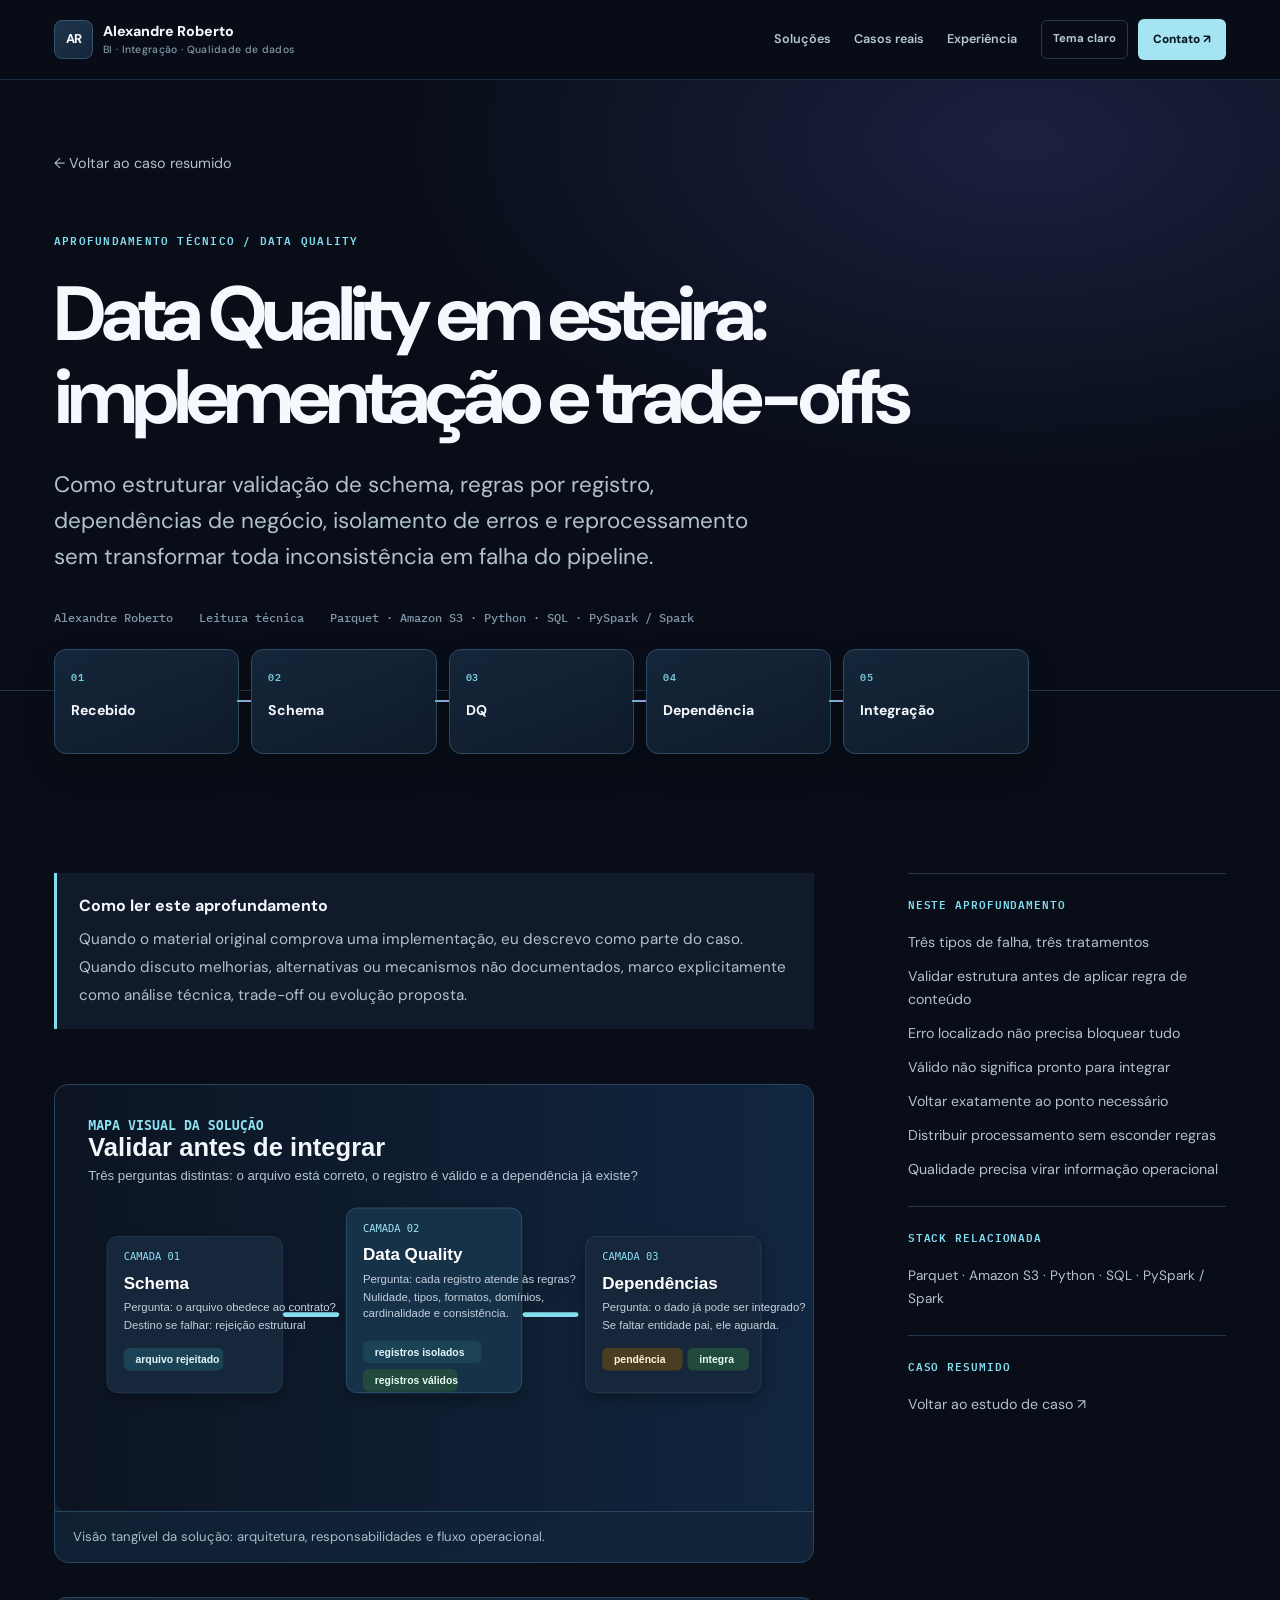
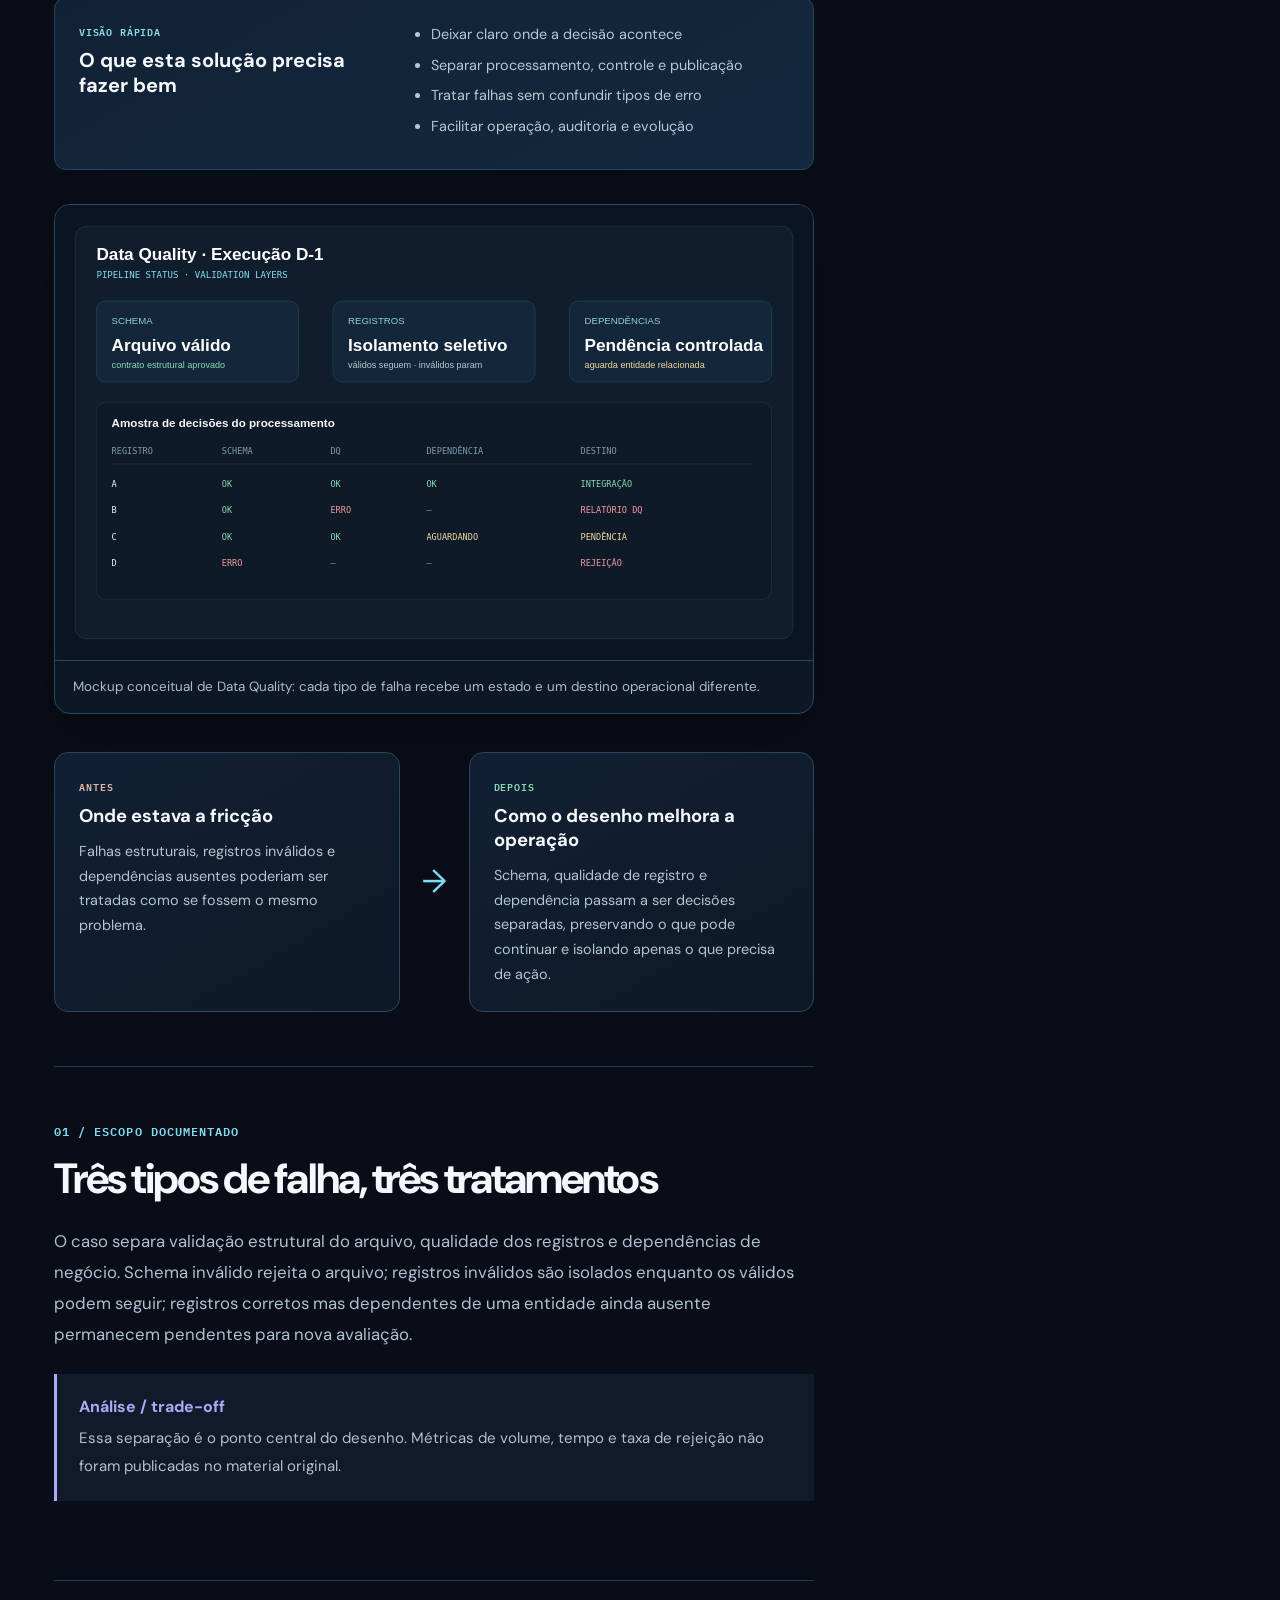
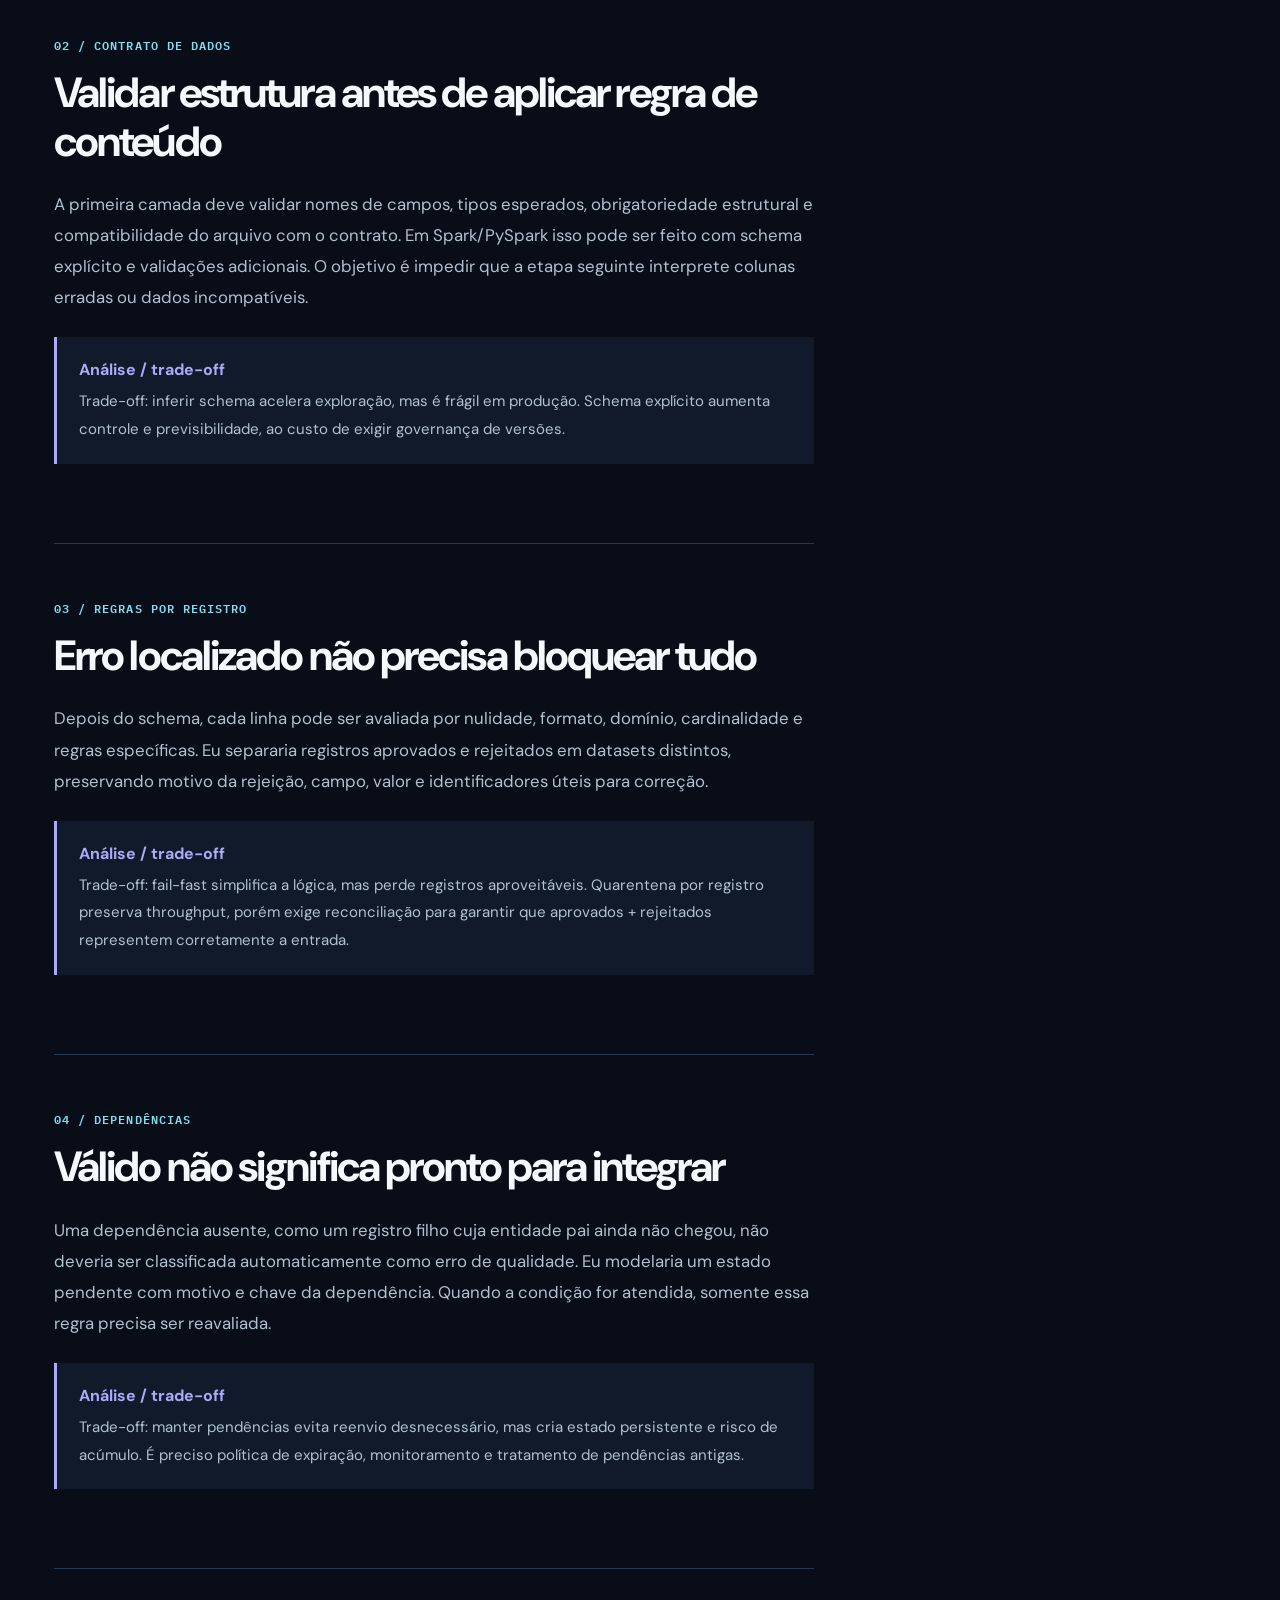
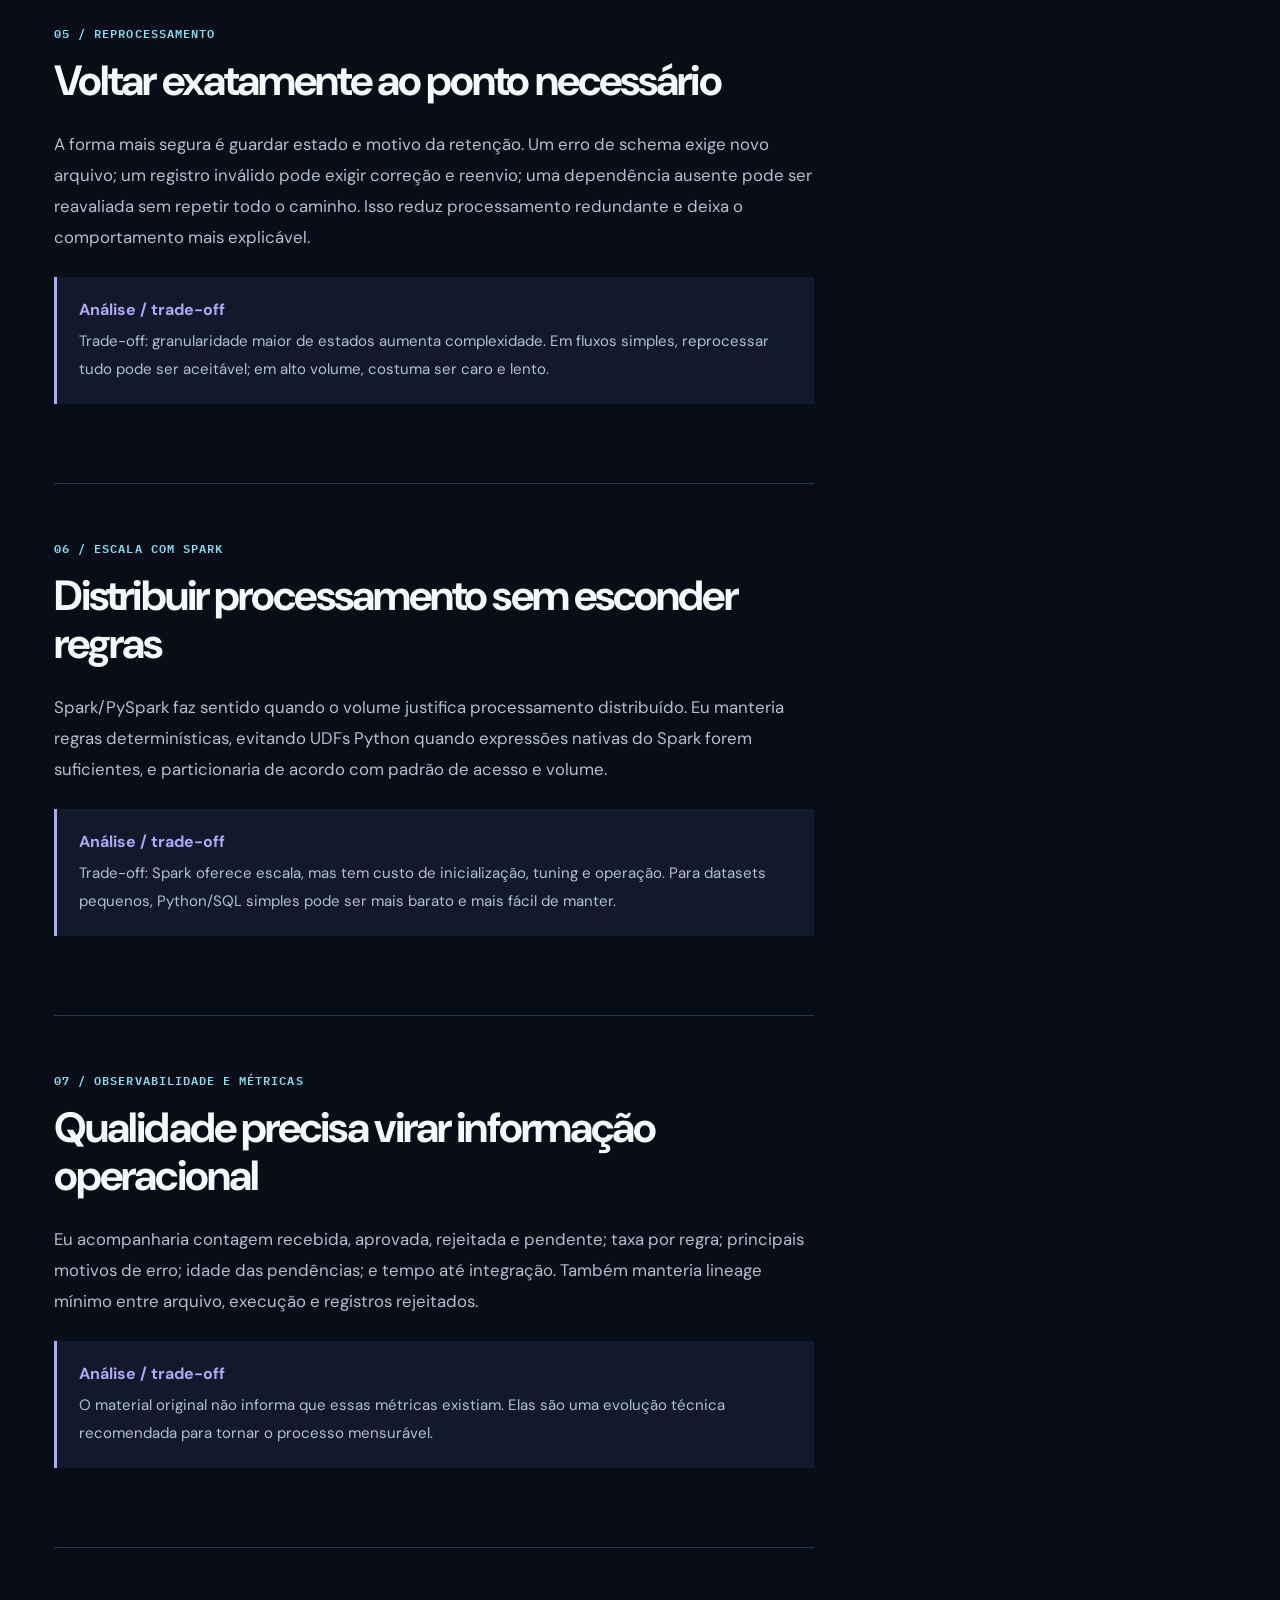
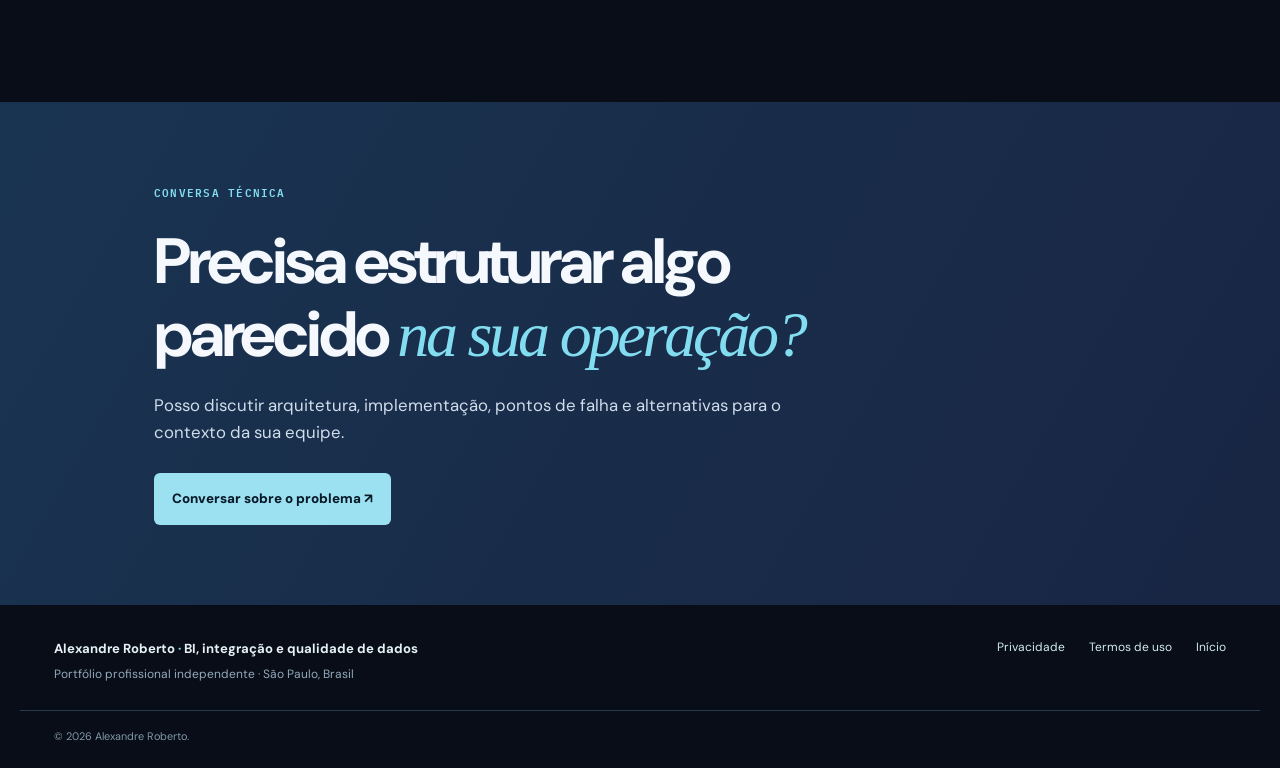
<file: estudos-de-caso/data-quality-esteira/tecnico.html>
<!doctype html><html lang="pt-BR" data-theme="dark"><head><meta charset="utf-8"><meta name="viewport" content="width=device-width, initial-scale=1"><meta name="theme-color" content="#080d17"><meta name="description" content="Como estruturar validação de schema, regras por registro, dependências de negócio, isolamento de erros e reprocessamento sem transformar toda inconsistência em falha do pipeline."><link rel="icon" type="image/svg+xml" href="../../favicon.svg"><link rel="preconnect" href="https://fonts.googleapis.com"><link rel="preconnect" href="https://fonts.gstatic.com" crossorigin><link href="https://fonts.googleapis.com/css2?family=DM+Sans:wght@400;500;600;700;800&family=IBM+Plex+Mono:wght@400;500;600&display=swap" rel="stylesheet"><link rel="stylesheet" href="../../style.css"><script src="../../script.js" defer></script><title>Data Quality em esteira: implementação e trade-offs | Alexandre Roberto</title></head><body><a class="skip-link" href="#conteudo">Ir para o conteúdo</a><header class="site-header"><div class="shell header-inner"><a class="brand" href="../../index.html" aria-label="Alexandre Roberto, página inicial"><span class="brand-mark" aria-hidden="true">AR</span><span class="brand-name">Alexandre Roberto<small>BI · Integração · Qualidade de dados</small></span></a><nav class="desktop-nav" aria-label="Navegação principal"><a href="../../index.html#solucoes">Soluções</a><a href="../../index.html#projetos">Casos reais</a><a href="../../index.html#experiencia">Experiência</a></nav><div class="header-actions"><button class="theme-toggle" type="button" aria-label="Ativar tema claro" aria-pressed="true">Tema claro</button><a class="nav-cta" href="../../index.html#contato">Contato ↗</a><button class="menu-toggle" type="button" aria-label="Abrir menu" aria-expanded="false" aria-controls="mobile-menu"><span></span><span></span></button></div></div><nav class="mobile-nav" id="mobile-menu" aria-label="Navegação para celular" hidden><a href="../../index.html">Início</a><a href="../../index.html#solucoes">Soluções</a><a href="../../index.html#projetos">Casos reais</a><a href="../../index.html#contato">Contato</a></nav></header><main id="conteudo" class="case-page"><section class="case-hero"><div class="shell"><a class="case-back" href="index.html">← Voltar ao caso resumido</a><p class="eyebrow">APROFUNDAMENTO TÉCNICO / DATA QUALITY</p><h1>Data Quality em esteira: implementação e trade-offs</h1><p class="case-deck">Como estruturar validação de schema, regras por registro, dependências de negócio, isolamento de erros e reprocessamento sem transformar toda inconsistência em falha do pipeline.</p><div class="case-meta"><span>Alexandre Roberto</span><span>Leitura técnica</span><span>Parquet · Amazon S3 · Python · SQL · PySpark / Spark</span></div></div></section><div class="shell"><div class="mini-pipeline" aria-label="Fluxo resumido da solução"><div class="mini-node"><span>01</span><strong>Recebido</strong></div><div class="mini-node"><span>02</span><strong>Schema</strong></div><div class="mini-node"><span>03</span><strong>DQ</strong></div><div class="mini-node"><span>04</span><strong>Dependência</strong></div><div class="mini-node"><span>05</span><strong>Integração</strong></div></div></div><div class="shell case-layout"><article class="case-article"><div class="case-callout case-disclosure"><strong>Como ler este aprofundamento</strong><p>Quando o material original comprova uma implementação, eu descrevo como parte do caso. Quando discuto melhorias, alternativas ou mecanismos não documentados, marco explicitamente como análise técnica, trade-off ou evolução proposta.</p></div><figure class="case-showcase"><img src="../../assets/diagrams/dq-overview.svg" alt="Mapa visual da solução de Data Quality em três camadas." loading="lazy"/><figcaption>Visão tangível da solução: arquitetura, responsabilidades e fluxo operacional.</figcaption></figure><div class="tech-glance"><div><span>VISÃO RÁPIDA</span><strong>O que esta solução precisa fazer bem</strong></div><ul><li>Deixar claro onde a decisão acontece</li><li>Separar processamento, controle e publicação</li><li>Tratar falhas sem confundir tipos de erro</li><li>Facilitar operação, auditoria e evolução</li></ul></div><figure class="solution-mockup"><img src="../../assets/mockups/dq-console.svg" alt="Visual conceitual da solução" loading="lazy"><figcaption>Mockup conceitual de Data Quality: cada tipo de falha recebe um estado e um destino operacional diferente.</figcaption></figure><section class="before-after" aria-label="Antes e depois da solução"><div class="before-after-card before"><span>ANTES</span><strong>Onde estava a fricção</strong><p>Falhas estruturais, registros inválidos e dependências ausentes poderiam ser tratadas como se fossem o mesmo problema.</p></div><div class="before-after-arrow" aria-hidden="true">→</div><div class="before-after-card after"><span>DEPOIS</span><strong>Como o desenho melhora a operação</strong><p>Schema, qualidade de registro e dependência passam a ser decisões separadas, preservando o que pode continuar e isolando apenas o que precisa de ação.</p></div></section><section id="sec-1"><p class="case-label">01 / ESCOPO DOCUMENTADO</p><h2>Três tipos de falha, três tratamentos</h2><p>O caso separa validação estrutural do arquivo, qualidade dos registros e dependências de negócio. Schema inválido rejeita o arquivo; registros inválidos são isolados enquanto os válidos podem seguir; registros corretos mas dependentes de uma entidade ainda ausente permanecem pendentes para nova avaliação.</p><div class="case-callout tech-note"><strong>Análise / trade-off</strong><p>Essa separação é o ponto central do desenho. Métricas de volume, tempo e taxa de rejeição não foram publicadas no material original.</p></div></section><section id="sec-2"><p class="case-label">02 / CONTRATO DE DADOS</p><h2>Validar estrutura antes de aplicar regra de conteúdo</h2><p>A primeira camada deve validar nomes de campos, tipos esperados, obrigatoriedade estrutural e compatibilidade do arquivo com o contrato. Em Spark/PySpark isso pode ser feito com schema explícito e validações adicionais. O objetivo é impedir que a etapa seguinte interprete colunas erradas ou dados incompatíveis.</p><div class="case-callout tech-note"><strong>Análise / trade-off</strong><p>Trade-off: inferir schema acelera exploração, mas é frágil em produção. Schema explícito aumenta controle e previsibilidade, ao custo de exigir governança de versões.</p></div></section><section id="sec-3"><p class="case-label">03 / REGRAS POR REGISTRO</p><h2>Erro localizado não precisa bloquear tudo</h2><p>Depois do schema, cada linha pode ser avaliada por nulidade, formato, domínio, cardinalidade e regras específicas. Eu separaria registros aprovados e rejeitados em datasets distintos, preservando motivo da rejeição, campo, valor e identificadores úteis para correção.</p><div class="case-callout tech-note"><strong>Análise / trade-off</strong><p>Trade-off: fail-fast simplifica a lógica, mas perde registros aproveitáveis. Quarentena por registro preserva throughput, porém exige reconciliação para garantir que aprovados + rejeitados representem corretamente a entrada.</p></div></section><section id="sec-4"><p class="case-label">04 / DEPENDÊNCIAS</p><h2>Válido não significa pronto para integrar</h2><p>Uma dependência ausente, como um registro filho cuja entidade pai ainda não chegou, não deveria ser classificada automaticamente como erro de qualidade. Eu modelaria um estado pendente com motivo e chave da dependência. Quando a condição for atendida, somente essa regra precisa ser reavaliada.</p><div class="case-callout tech-note"><strong>Análise / trade-off</strong><p>Trade-off: manter pendências evita reenvio desnecessário, mas cria estado persistente e risco de acúmulo. É preciso política de expiração, monitoramento e tratamento de pendências antigas.</p></div></section><section id="sec-5"><p class="case-label">05 / REPROCESSAMENTO</p><h2>Voltar exatamente ao ponto necessário</h2><p>A forma mais segura é guardar estado e motivo da retenção. Um erro de schema exige novo arquivo; um registro inválido pode exigir correção e reenvio; uma dependência ausente pode ser reavaliada sem repetir todo o caminho. Isso reduz processamento redundante e deixa o comportamento mais explicável.</p><div class="case-callout tech-note"><strong>Análise / trade-off</strong><p>Trade-off: granularidade maior de estados aumenta complexidade. Em fluxos simples, reprocessar tudo pode ser aceitável; em alto volume, costuma ser caro e lento.</p></div></section><section id="sec-6"><p class="case-label">06 / ESCALA COM SPARK</p><h2>Distribuir processamento sem esconder regras</h2><p>Spark/PySpark faz sentido quando o volume justifica processamento distribuído. Eu manteria regras determinísticas, evitando UDFs Python quando expressões nativas do Spark forem suficientes, e particionaria de acordo com padrão de acesso e volume.</p><div class="case-callout tech-note"><strong>Análise / trade-off</strong><p>Trade-off: Spark oferece escala, mas tem custo de inicialização, tuning e operação. Para datasets pequenos, Python/SQL simples pode ser mais barato e mais fácil de manter.</p></div></section><section id="sec-7"><p class="case-label">07 / OBSERVABILIDADE E MÉTRICAS</p><h2>Qualidade precisa virar informação operacional</h2><p>Eu acompanharia contagem recebida, aprovada, rejeitada e pendente; taxa por regra; principais motivos de erro; idade das pendências; e tempo até integração. Também manteria lineage mínimo entre arquivo, execução e registros rejeitados.</p><div class="case-callout tech-note"><strong>Análise / trade-off</strong><p>O material original não informa que essas métricas existiam. Elas são uma evolução técnica recomendada para tornar o processo mensurável.</p></div></section></article><aside class="case-aside"><nav aria-label="Nesta página"><strong>NESTE APROFUNDAMENTO</strong><a href="#sec-1">Três tipos de falha, três tratamentos</a><a href="#sec-2">Validar estrutura antes de aplicar regra de conteúdo</a><a href="#sec-3">Erro localizado não precisa bloquear tudo</a><a href="#sec-4">Válido não significa pronto para integrar</a><a href="#sec-5">Voltar exatamente ao ponto necessário</a><a href="#sec-6">Distribuir processamento sem esconder regras</a><a href="#sec-7">Qualidade precisa virar informação operacional</a></nav><div><strong>STACK RELACIONADA</strong><p>Parquet · Amazon S3 · Python · SQL · PySpark / Spark</p></div><div><strong>CASO RESUMIDO</strong><a href="index.html">Voltar ao estudo de caso ↗</a></div></aside></div><section class="case-contact"><div class="shell"><p class="eyebrow">CONVERSA TÉCNICA</p><h2>Precisa estruturar algo parecido <em>na sua operação?</em></h2><p>Posso discutir arquitetura, implementação, pontos de falha e alternativas para o contexto da sua equipe.</p><a class="button button-primary" href="../../index.html#contato">Conversar sobre o problema ↗</a></div></section></main><footer class="site-footer"><div class="shell footer-inner"><div class="footer-brand"><strong>Alexandre Roberto <b>·</b> BI, integração e qualidade de dados</strong><span>Portfólio profissional independente · São Paulo, Brasil</span></div><nav class="footer-links" aria-label="Informações legais"><a href="../../privacidade.html">Privacidade</a><a href="../../termos.html">Termos de uso</a><a href="../../index.html">Início</a></nav></div><div class="shell footer-legal">© <span id="year">2026</span> Alexandre Roberto.</div></footer></body></html>
</file>
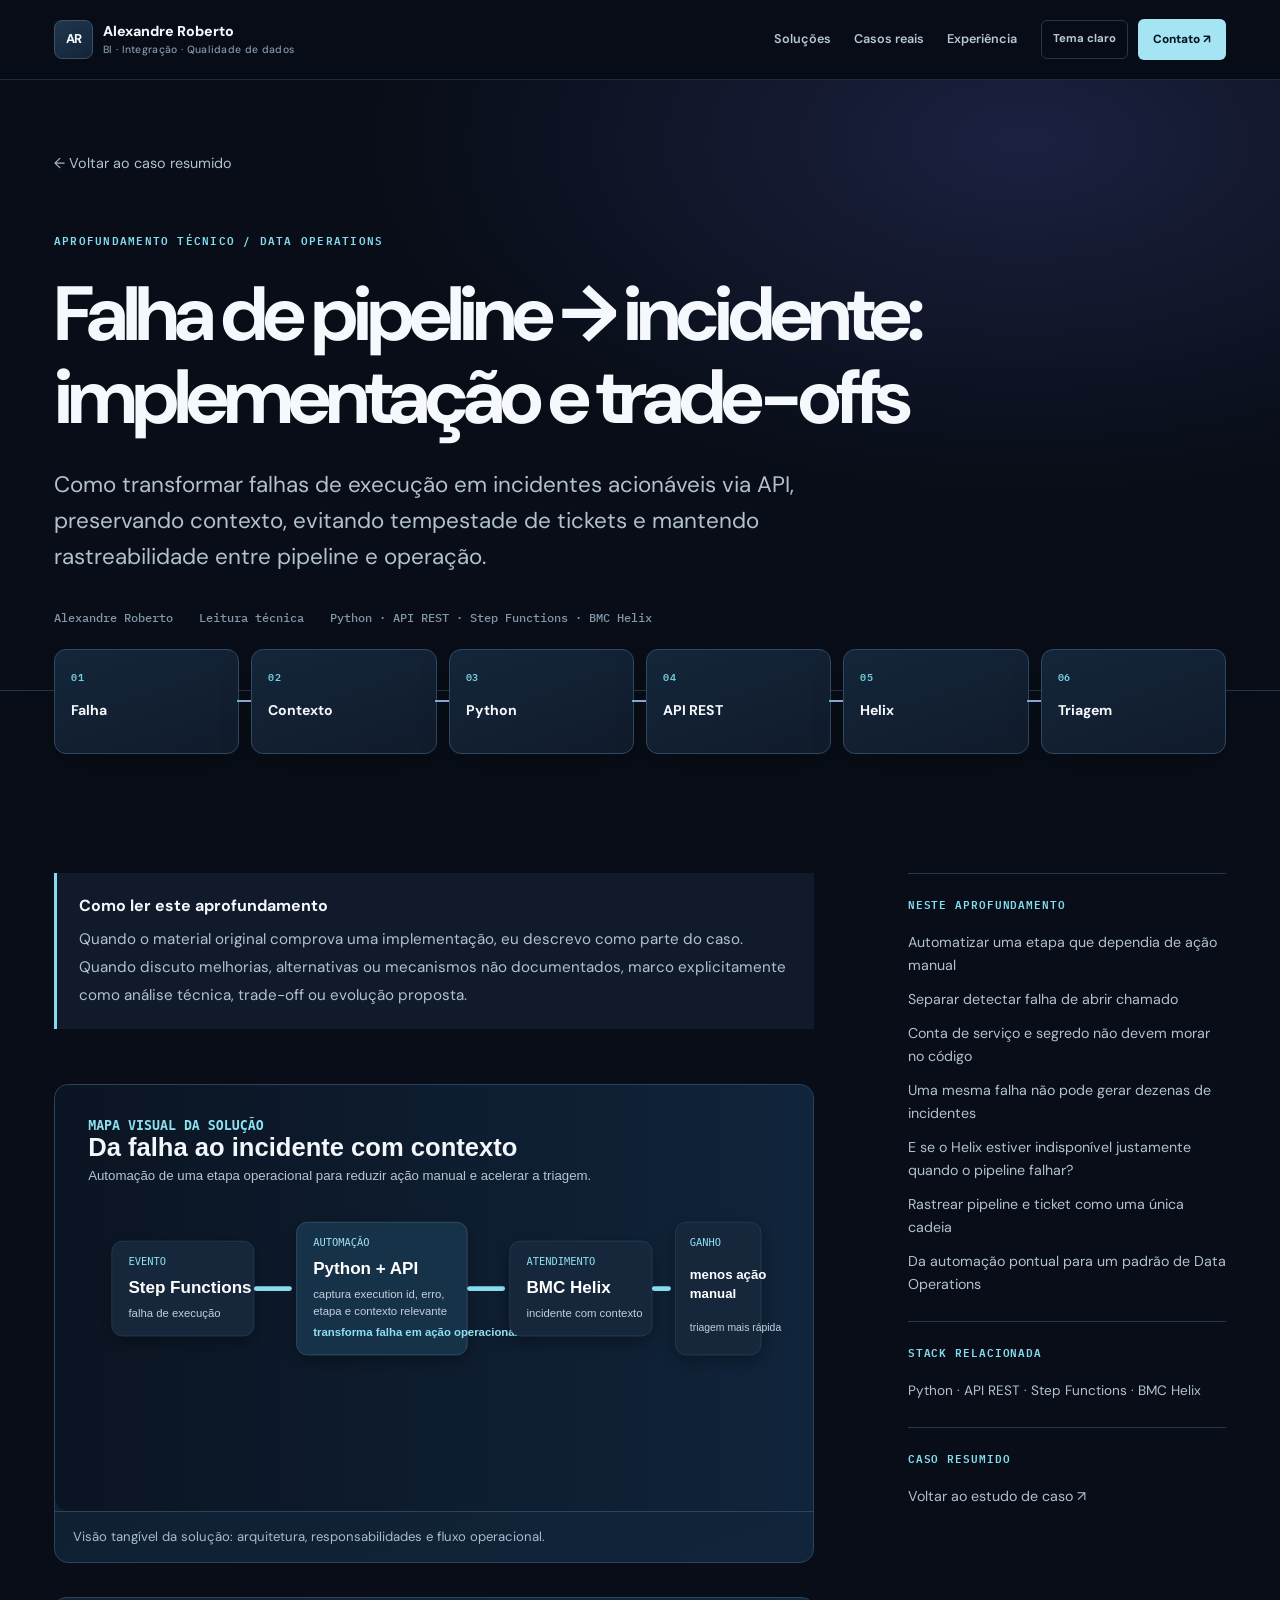
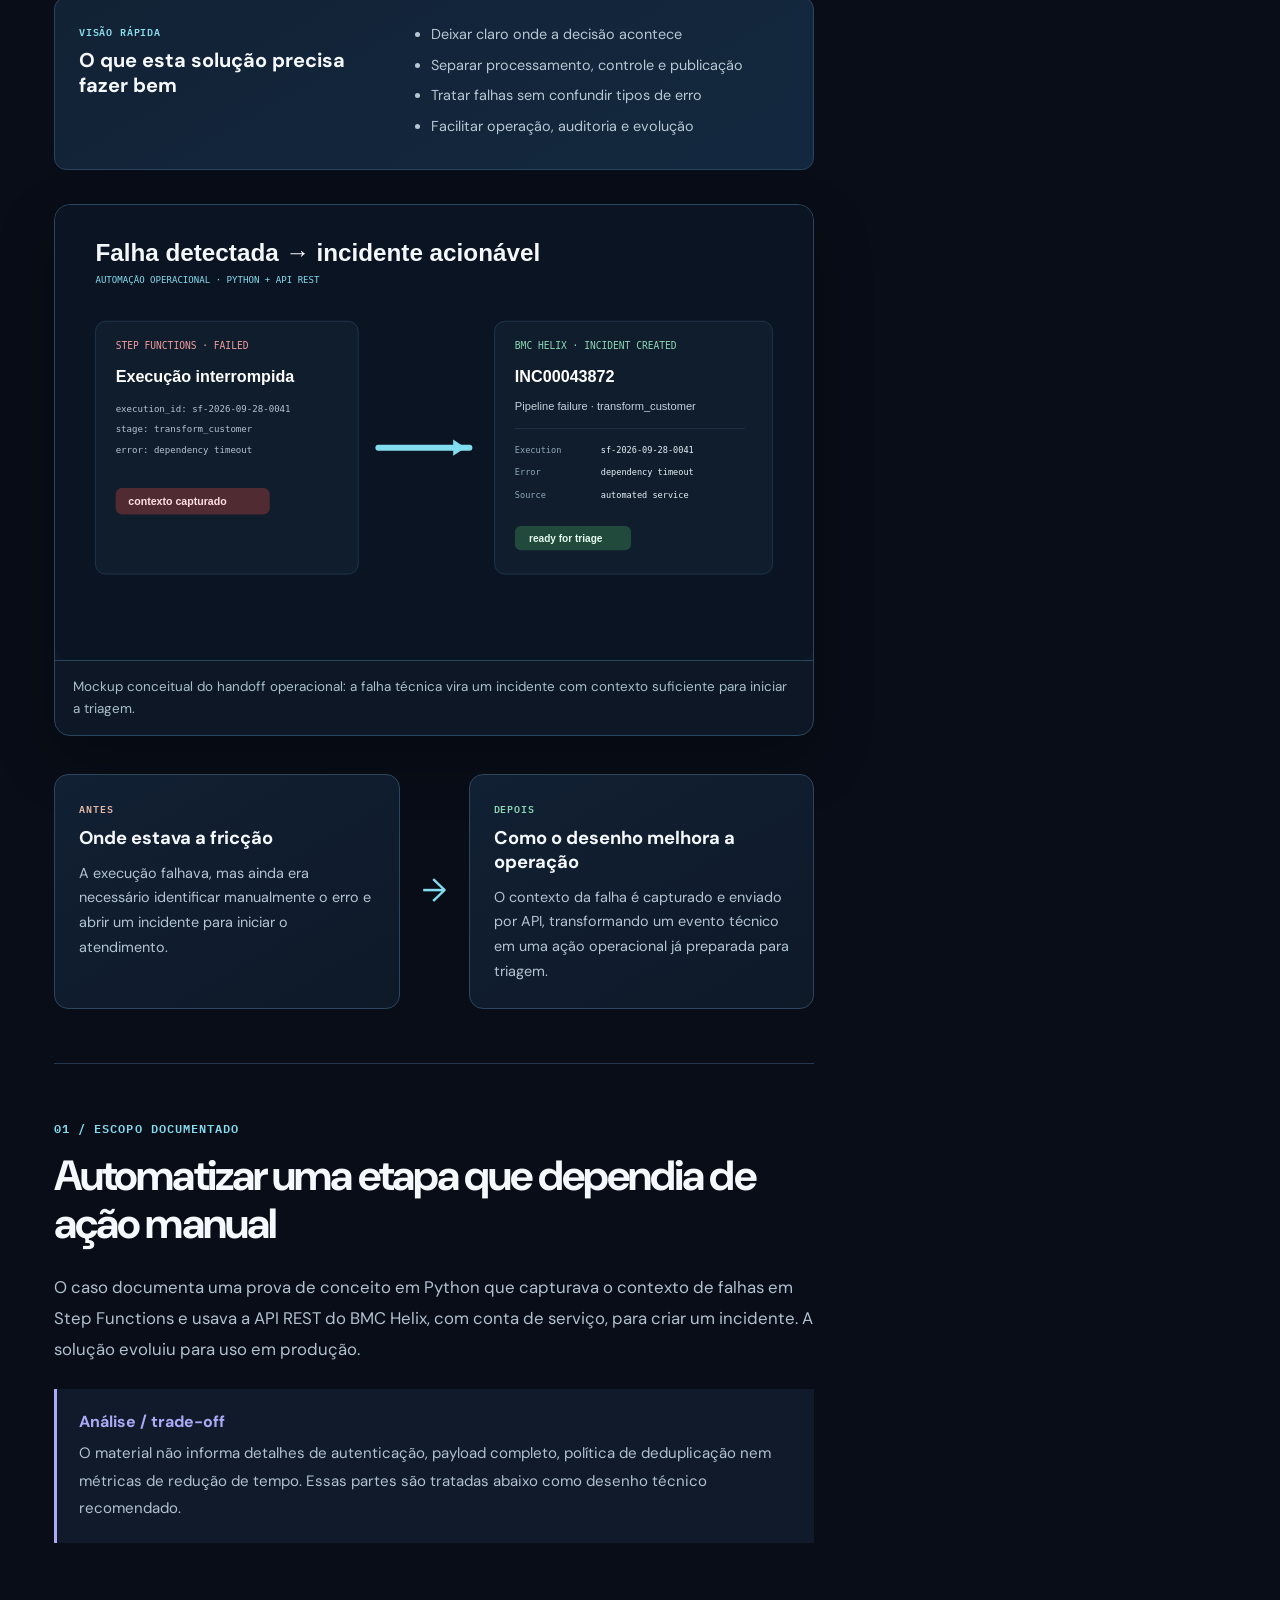
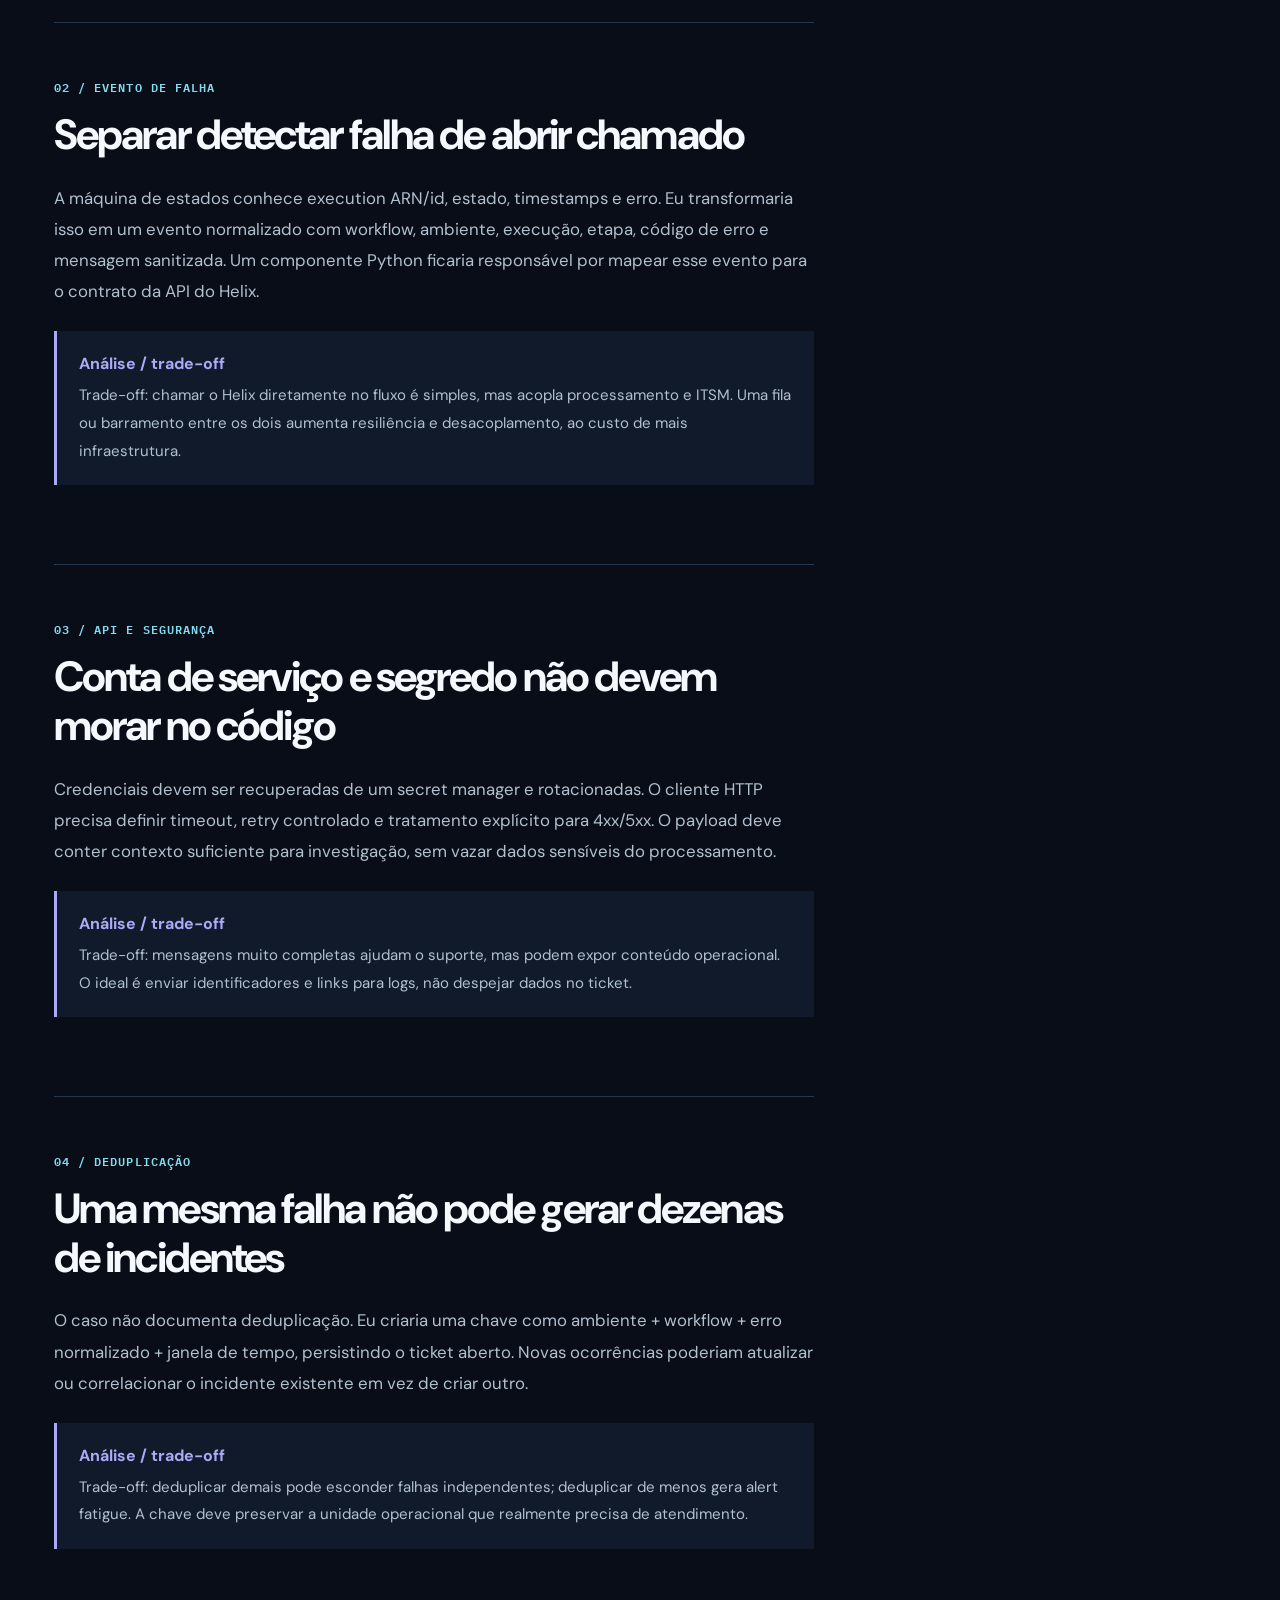
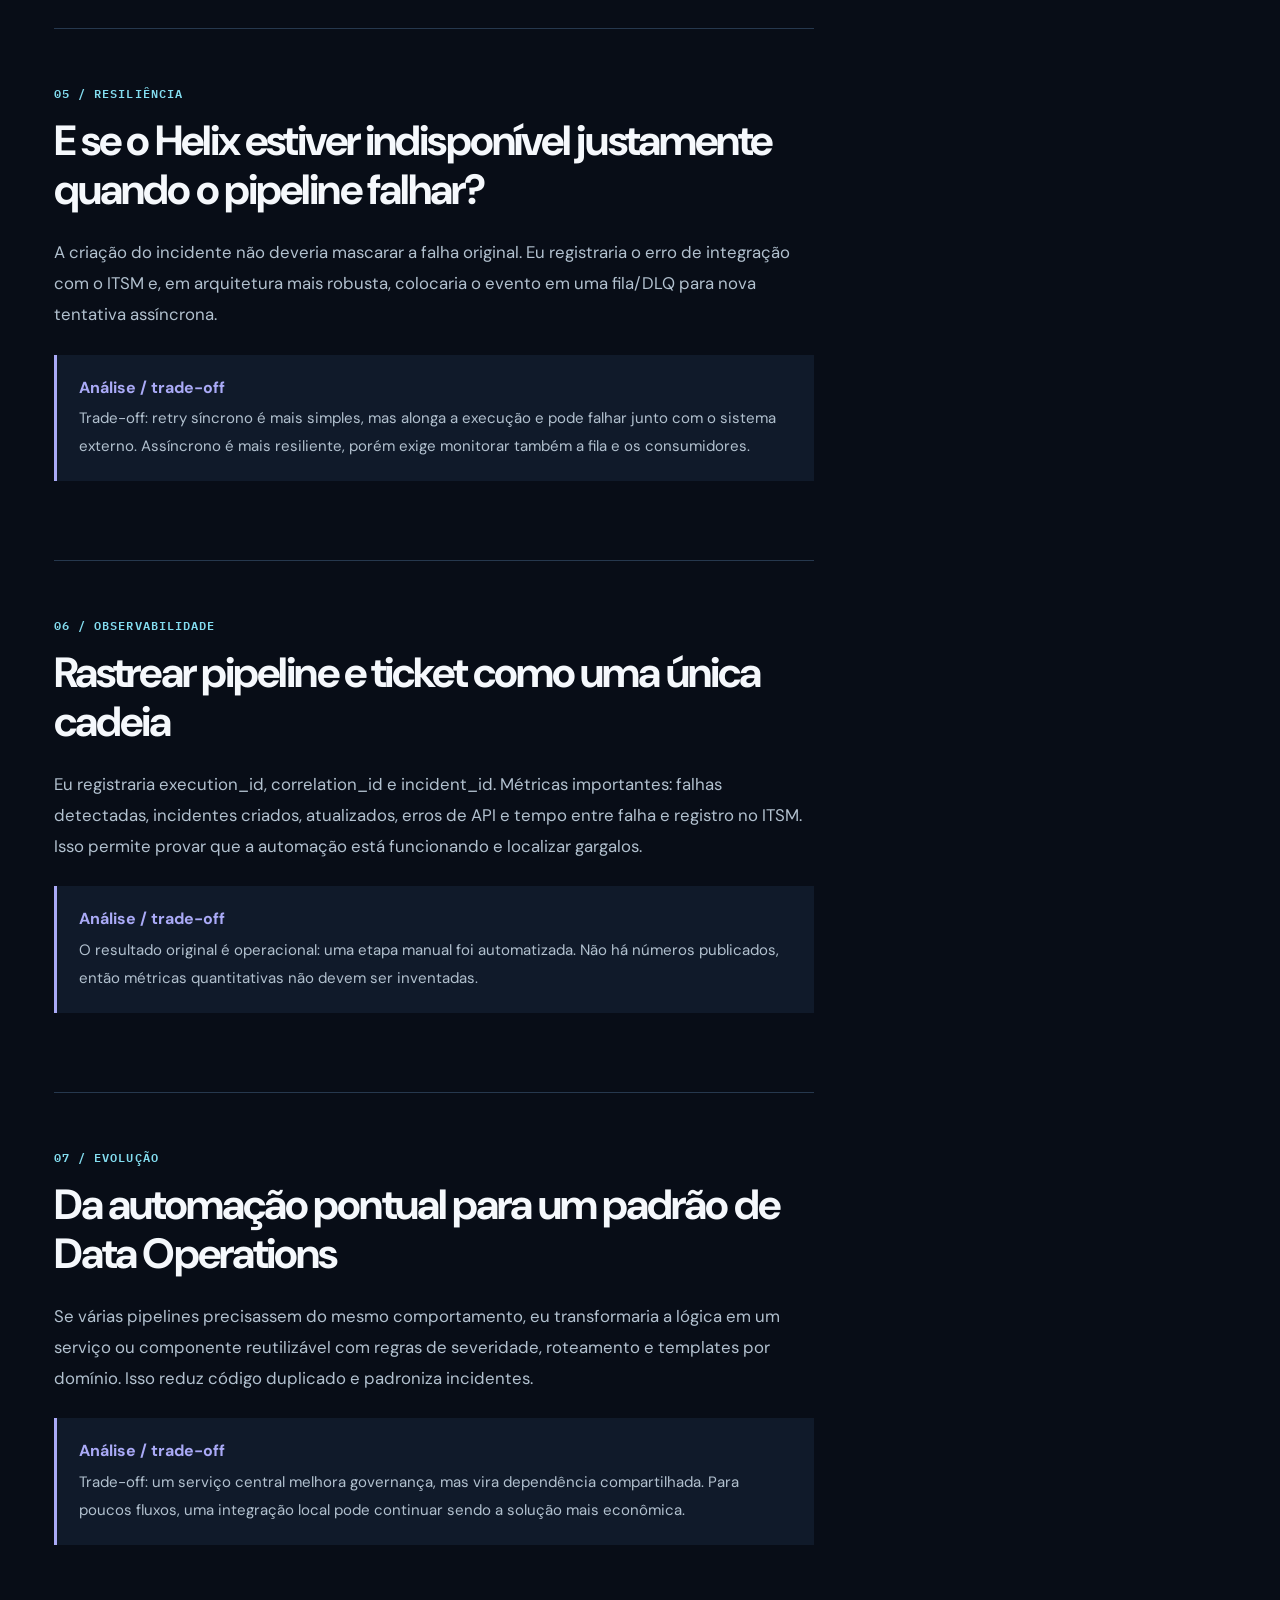
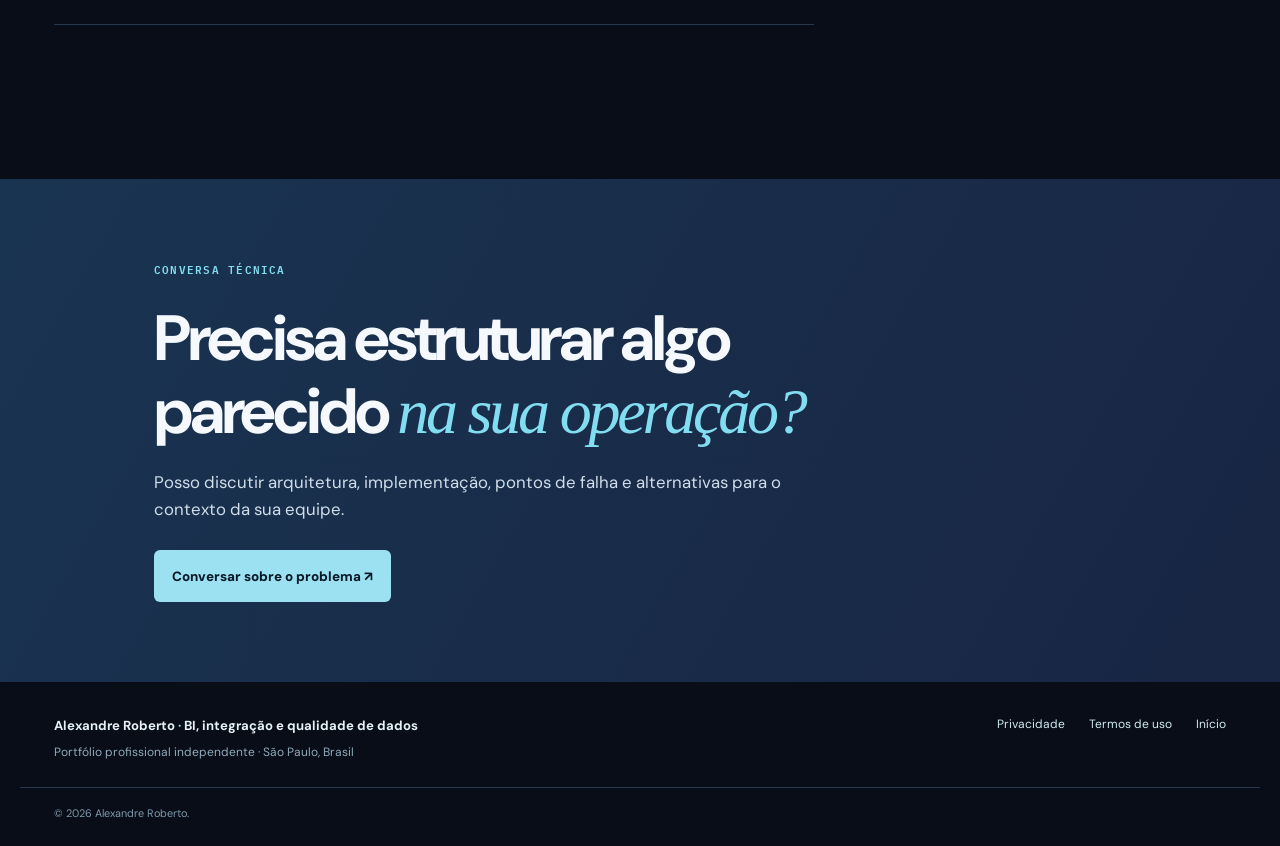
<file: estudos-de-caso/incidentes-helix/tecnico.html>
<!doctype html><html lang="pt-BR" data-theme="dark"><head><meta charset="utf-8"><meta name="viewport" content="width=device-width, initial-scale=1"><meta name="theme-color" content="#080d17"><meta name="description" content="Como transformar falhas de execução em incidentes acionáveis via API, preservando contexto, evitando tempestade de tickets e mantendo rastreabilidade entre pipeline e operação."><link rel="icon" type="image/svg+xml" href="../../favicon.svg"><link rel="preconnect" href="https://fonts.googleapis.com"><link rel="preconnect" href="https://fonts.gstatic.com" crossorigin><link href="https://fonts.googleapis.com/css2?family=DM+Sans:wght@400;500;600;700;800&family=IBM+Plex+Mono:wght@400;500;600&display=swap" rel="stylesheet"><link rel="stylesheet" href="../../style.css"><script src="../../script.js" defer></script><title>Falha de pipeline → incidente: implementação e trade-offs | Alexandre Roberto</title></head><body><a class="skip-link" href="#conteudo">Ir para o conteúdo</a><header class="site-header"><div class="shell header-inner"><a class="brand" href="../../index.html" aria-label="Alexandre Roberto, página inicial"><span class="brand-mark" aria-hidden="true">AR</span><span class="brand-name">Alexandre Roberto<small>BI · Integração · Qualidade de dados</small></span></a><nav class="desktop-nav" aria-label="Navegação principal"><a href="../../index.html#solucoes">Soluções</a><a href="../../index.html#projetos">Casos reais</a><a href="../../index.html#experiencia">Experiência</a></nav><div class="header-actions"><button class="theme-toggle" type="button" aria-label="Ativar tema claro" aria-pressed="true">Tema claro</button><a class="nav-cta" href="../../index.html#contato">Contato ↗</a><button class="menu-toggle" type="button" aria-label="Abrir menu" aria-expanded="false" aria-controls="mobile-menu"><span></span><span></span></button></div></div><nav class="mobile-nav" id="mobile-menu" aria-label="Navegação para celular" hidden><a href="../../index.html">Início</a><a href="../../index.html#solucoes">Soluções</a><a href="../../index.html#projetos">Casos reais</a><a href="../../index.html#contato">Contato</a></nav></header><main id="conteudo" class="case-page"><section class="case-hero"><div class="shell"><a class="case-back" href="index.html">← Voltar ao caso resumido</a><p class="eyebrow">APROFUNDAMENTO TÉCNICO / DATA OPERATIONS</p><h1>Falha de pipeline → incidente: implementação e trade-offs</h1><p class="case-deck">Como transformar falhas de execução em incidentes acionáveis via API, preservando contexto, evitando tempestade de tickets e mantendo rastreabilidade entre pipeline e operação.</p><div class="case-meta"><span>Alexandre Roberto</span><span>Leitura técnica</span><span>Python · API REST · Step Functions · BMC Helix</span></div></div></section><div class="shell"><div class="mini-pipeline" aria-label="Fluxo resumido da solução"><div class="mini-node"><span>01</span><strong>Falha</strong></div><div class="mini-node"><span>02</span><strong>Contexto</strong></div><div class="mini-node"><span>03</span><strong>Python</strong></div><div class="mini-node"><span>04</span><strong>API REST</strong></div><div class="mini-node"><span>05</span><strong>Helix</strong></div><div class="mini-node"><span>06</span><strong>Triagem</strong></div></div></div><div class="shell case-layout"><article class="case-article"><div class="case-callout case-disclosure"><strong>Como ler este aprofundamento</strong><p>Quando o material original comprova uma implementação, eu descrevo como parte do caso. Quando discuto melhorias, alternativas ou mecanismos não documentados, marco explicitamente como análise técnica, trade-off ou evolução proposta.</p></div><figure class="case-showcase"><img src="../../assets/diagrams/incidentes-overview.svg" alt="Mapa visual da automação de incidentes a partir de falhas no pipeline." loading="lazy"/><figcaption>Visão tangível da solução: arquitetura, responsabilidades e fluxo operacional.</figcaption></figure><div class="tech-glance"><div><span>VISÃO RÁPIDA</span><strong>O que esta solução precisa fazer bem</strong></div><ul><li>Deixar claro onde a decisão acontece</li><li>Separar processamento, controle e publicação</li><li>Tratar falhas sem confundir tipos de erro</li><li>Facilitar operação, auditoria e evolução</li></ul></div><figure class="solution-mockup"><img src="../../assets/mockups/incident-ticket.svg" alt="Visual conceitual da solução" loading="lazy"><figcaption>Mockup conceitual do handoff operacional: a falha técnica vira um incidente com contexto suficiente para iniciar a triagem.</figcaption></figure><section class="before-after" aria-label="Antes e depois da solução"><div class="before-after-card before"><span>ANTES</span><strong>Onde estava a fricção</strong><p>A execução falhava, mas ainda era necessário identificar manualmente o erro e abrir um incidente para iniciar o atendimento.</p></div><div class="before-after-arrow" aria-hidden="true">→</div><div class="before-after-card after"><span>DEPOIS</span><strong>Como o desenho melhora a operação</strong><p>O contexto da falha é capturado e enviado por API, transformando um evento técnico em uma ação operacional já preparada para triagem.</p></div></section><section id="sec-1"><p class="case-label">01 / ESCOPO DOCUMENTADO</p><h2>Automatizar uma etapa que dependia de ação manual</h2><p>O caso documenta uma prova de conceito em Python que capturava o contexto de falhas em Step Functions e usava a API REST do BMC Helix, com conta de serviço, para criar um incidente. A solução evoluiu para uso em produção.</p><div class="case-callout tech-note"><strong>Análise / trade-off</strong><p>O material não informa detalhes de autenticação, payload completo, política de deduplicação nem métricas de redução de tempo. Essas partes são tratadas abaixo como desenho técnico recomendado.</p></div></section><section id="sec-2"><p class="case-label">02 / EVENTO DE FALHA</p><h2>Separar detectar falha de abrir chamado</h2><p>A máquina de estados conhece execution ARN/id, estado, timestamps e erro. Eu transformaria isso em um evento normalizado com workflow, ambiente, execução, etapa, código de erro e mensagem sanitizada. Um componente Python ficaria responsável por mapear esse evento para o contrato da API do Helix.</p><div class="case-callout tech-note"><strong>Análise / trade-off</strong><p>Trade-off: chamar o Helix diretamente no fluxo é simples, mas acopla processamento e ITSM. Uma fila ou barramento entre os dois aumenta resiliência e desacoplamento, ao custo de mais infraestrutura.</p></div></section><section id="sec-3"><p class="case-label">03 / API E SEGURANÇA</p><h2>Conta de serviço e segredo não devem morar no código</h2><p>Credenciais devem ser recuperadas de um secret manager e rotacionadas. O cliente HTTP precisa definir timeout, retry controlado e tratamento explícito para 4xx/5xx. O payload deve conter contexto suficiente para investigação, sem vazar dados sensíveis do processamento.</p><div class="case-callout tech-note"><strong>Análise / trade-off</strong><p>Trade-off: mensagens muito completas ajudam o suporte, mas podem expor conteúdo operacional. O ideal é enviar identificadores e links para logs, não despejar dados no ticket.</p></div></section><section id="sec-4"><p class="case-label">04 / DEDUPLICAÇÃO</p><h2>Uma mesma falha não pode gerar dezenas de incidentes</h2><p>O caso não documenta deduplicação. Eu criaria uma chave como ambiente + workflow + erro normalizado + janela de tempo, persistindo o ticket aberto. Novas ocorrências poderiam atualizar ou correlacionar o incidente existente em vez de criar outro.</p><div class="case-callout tech-note"><strong>Análise / trade-off</strong><p>Trade-off: deduplicar demais pode esconder falhas independentes; deduplicar de menos gera alert fatigue. A chave deve preservar a unidade operacional que realmente precisa de atendimento.</p></div></section><section id="sec-5"><p class="case-label">05 / RESILIÊNCIA</p><h2>E se o Helix estiver indisponível justamente quando o pipeline falhar?</h2><p>A criação do incidente não deveria mascarar a falha original. Eu registraria o erro de integração com o ITSM e, em arquitetura mais robusta, colocaria o evento em uma fila/DLQ para nova tentativa assíncrona.</p><div class="case-callout tech-note"><strong>Análise / trade-off</strong><p>Trade-off: retry síncrono é mais simples, mas alonga a execução e pode falhar junto com o sistema externo. Assíncrono é mais resiliente, porém exige monitorar também a fila e os consumidores.</p></div></section><section id="sec-6"><p class="case-label">06 / OBSERVABILIDADE</p><h2>Rastrear pipeline e ticket como uma única cadeia</h2><p>Eu registraria execution_id, correlation_id e incident_id. Métricas importantes: falhas detectadas, incidentes criados, atualizados, erros de API e tempo entre falha e registro no ITSM. Isso permite provar que a automação está funcionando e localizar gargalos.</p><div class="case-callout tech-note"><strong>Análise / trade-off</strong><p>O resultado original é operacional: uma etapa manual foi automatizada. Não há números publicados, então métricas quantitativas não devem ser inventadas.</p></div></section><section id="sec-7"><p class="case-label">07 / EVOLUÇÃO</p><h2>Da automação pontual para um padrão de Data Operations</h2><p>Se várias pipelines precisassem do mesmo comportamento, eu transformaria a lógica em um serviço ou componente reutilizável com regras de severidade, roteamento e templates por domínio. Isso reduz código duplicado e padroniza incidentes.</p><div class="case-callout tech-note"><strong>Análise / trade-off</strong><p>Trade-off: um serviço central melhora governança, mas vira dependência compartilhada. Para poucos fluxos, uma integração local pode continuar sendo a solução mais econômica.</p></div></section></article><aside class="case-aside"><nav aria-label="Nesta página"><strong>NESTE APROFUNDAMENTO</strong><a href="#sec-1">Automatizar uma etapa que dependia de ação manual</a><a href="#sec-2">Separar detectar falha de abrir chamado</a><a href="#sec-3">Conta de serviço e segredo não devem morar no código</a><a href="#sec-4">Uma mesma falha não pode gerar dezenas de incidentes</a><a href="#sec-5">E se o Helix estiver indisponível justamente quando o pipeline falhar?</a><a href="#sec-6">Rastrear pipeline e ticket como uma única cadeia</a><a href="#sec-7">Da automação pontual para um padrão de Data Operations</a></nav><div><strong>STACK RELACIONADA</strong><p>Python · API REST · Step Functions · BMC Helix</p></div><div><strong>CASO RESUMIDO</strong><a href="index.html">Voltar ao estudo de caso ↗</a></div></aside></div><section class="case-contact"><div class="shell"><p class="eyebrow">CONVERSA TÉCNICA</p><h2>Precisa estruturar algo parecido <em>na sua operação?</em></h2><p>Posso discutir arquitetura, implementação, pontos de falha e alternativas para o contexto da sua equipe.</p><a class="button button-primary" href="../../index.html#contato">Conversar sobre o problema ↗</a></div></section></main><footer class="site-footer"><div class="shell footer-inner"><div class="footer-brand"><strong>Alexandre Roberto <b>·</b> BI, integração e qualidade de dados</strong><span>Portfólio profissional independente · São Paulo, Brasil</span></div><nav class="footer-links" aria-label="Informações legais"><a href="../../privacidade.html">Privacidade</a><a href="../../termos.html">Termos de uso</a><a href="../../index.html">Início</a></nav></div><div class="shell footer-legal">© <span id="year">2026</span> Alexandre Roberto.</div></footer></body></html>
</file>
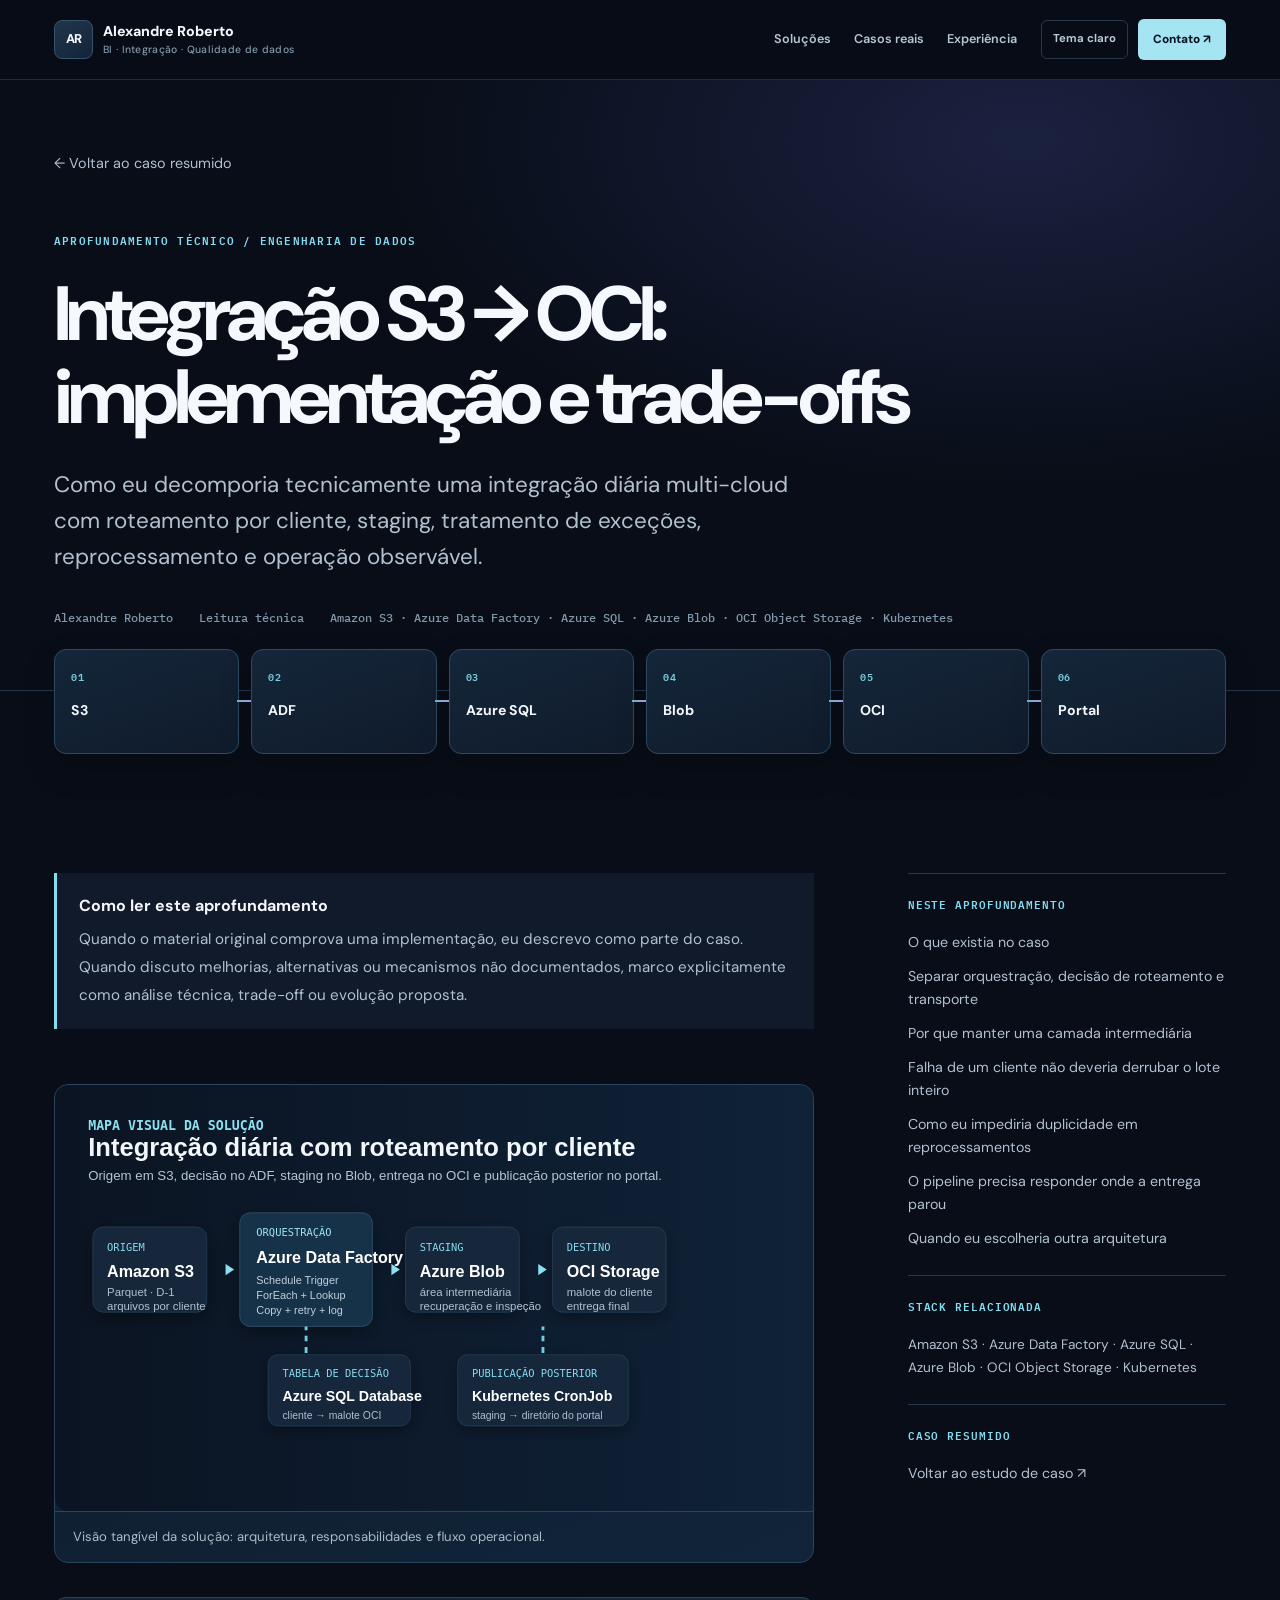
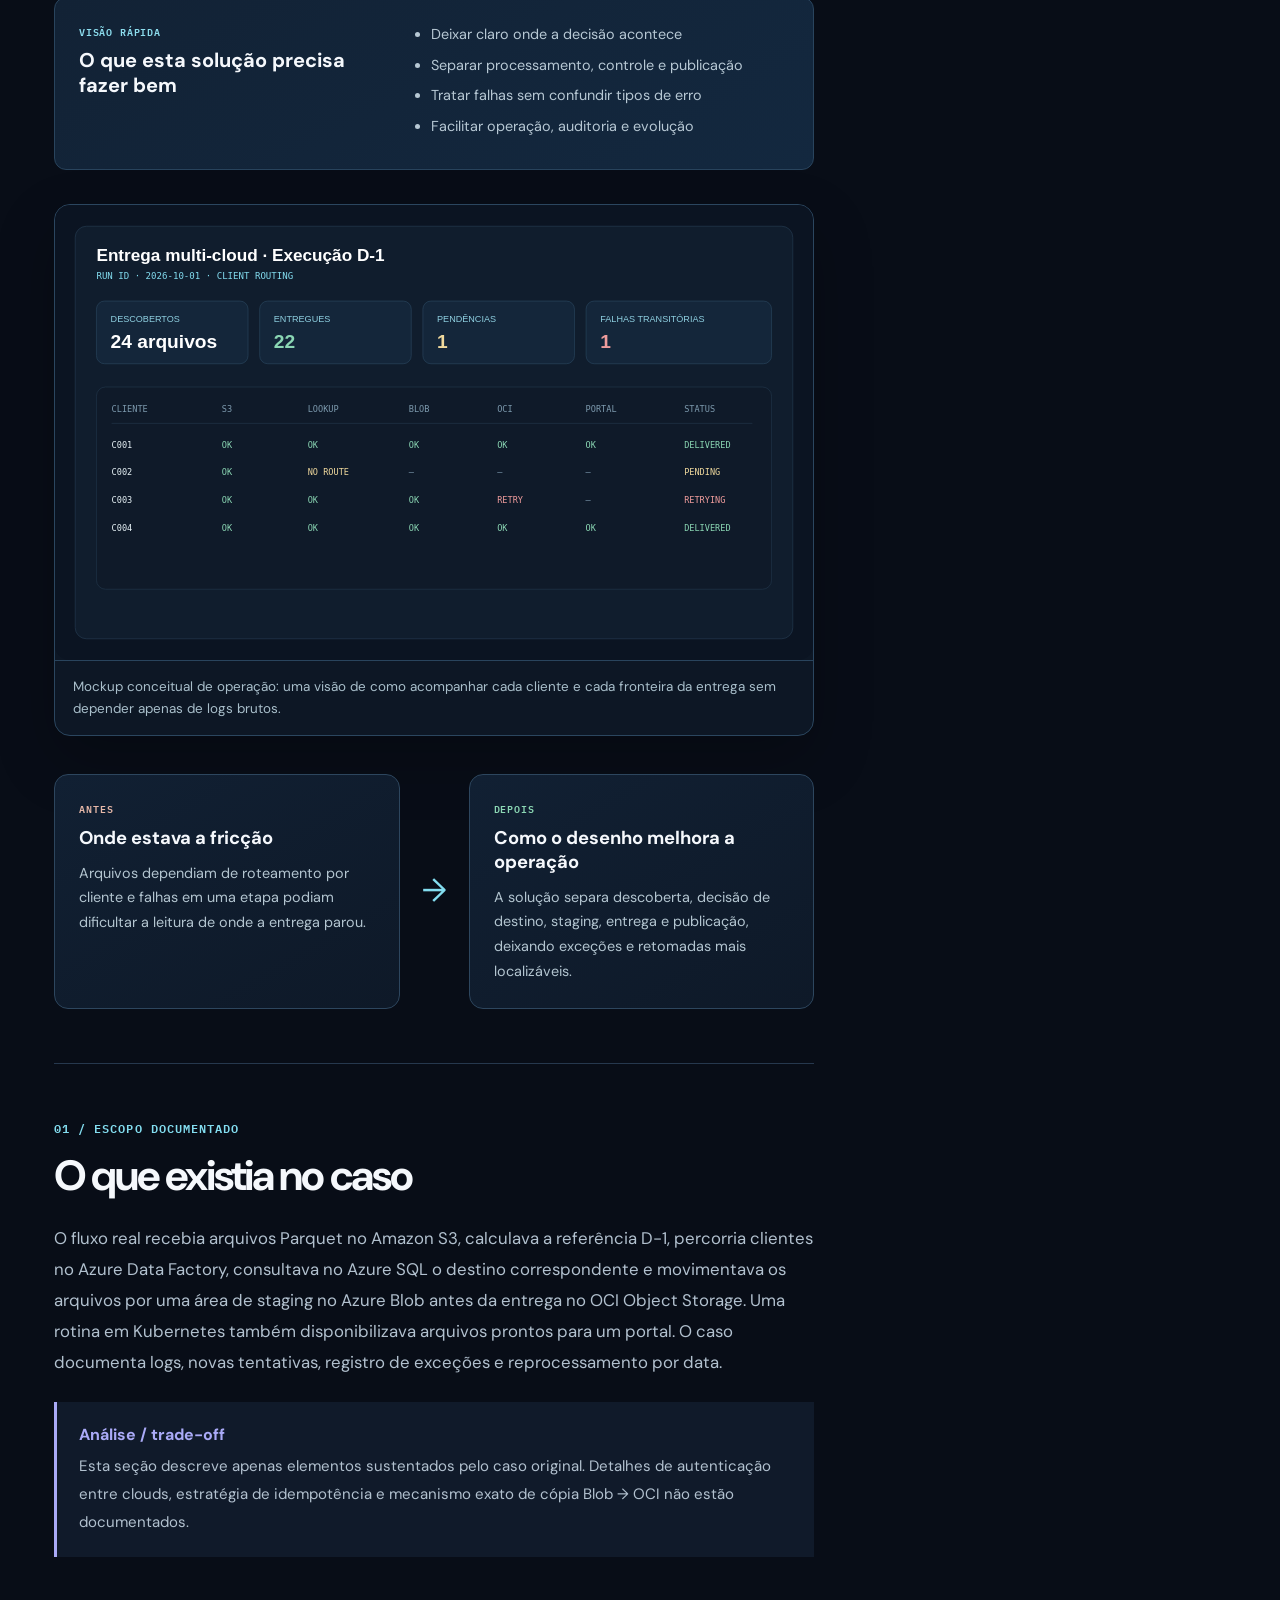
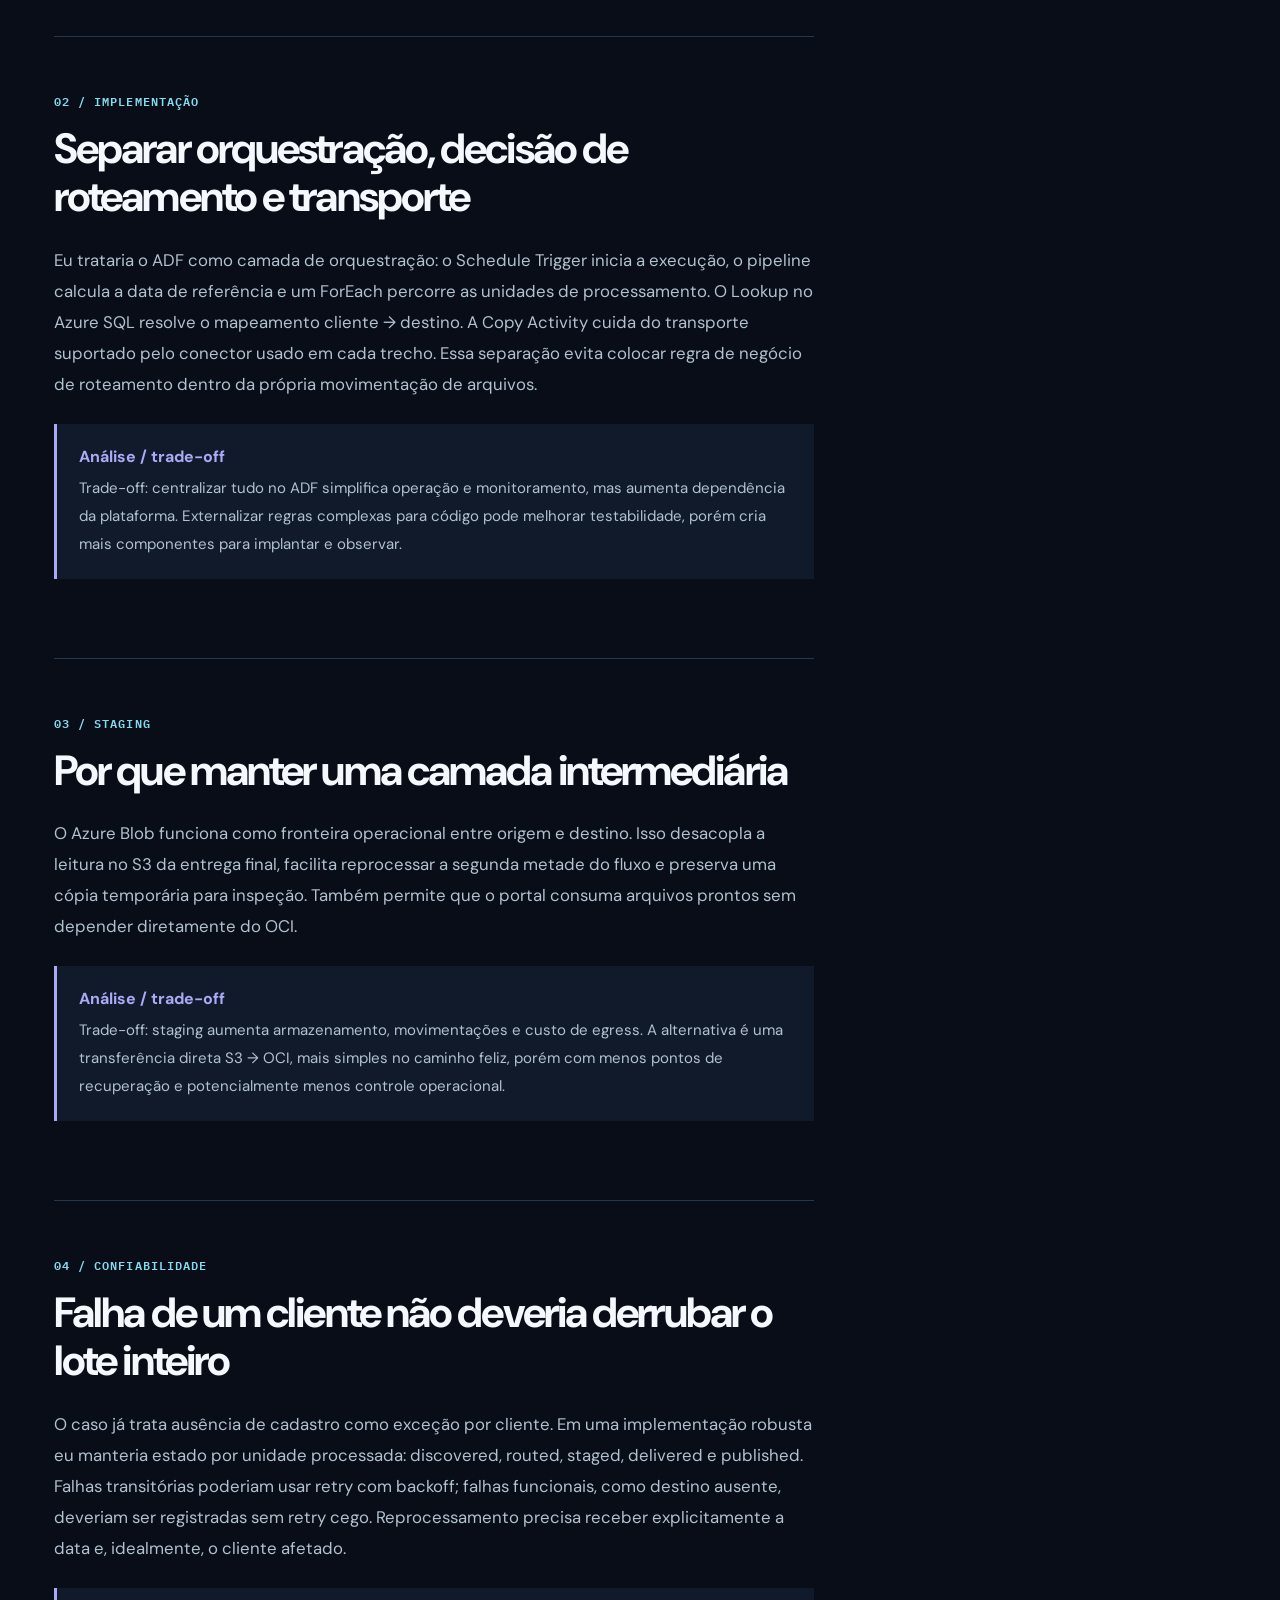
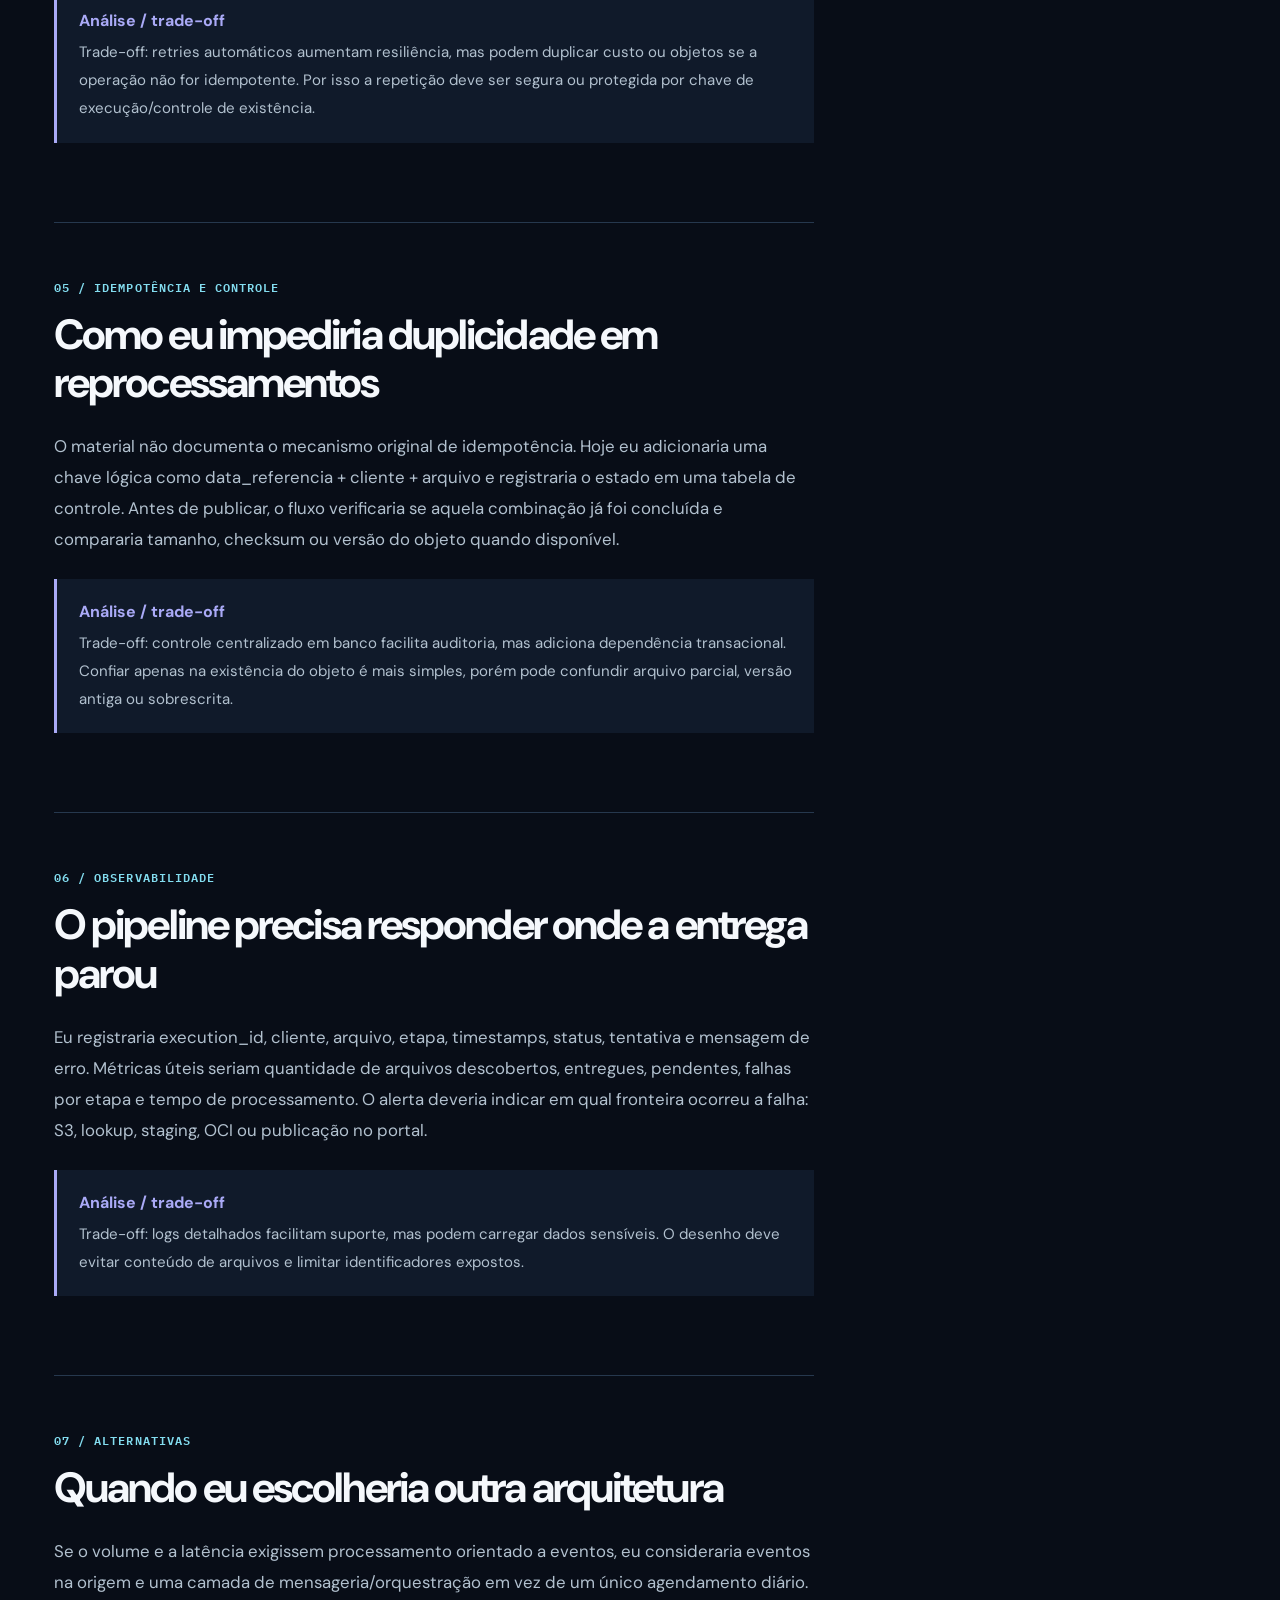
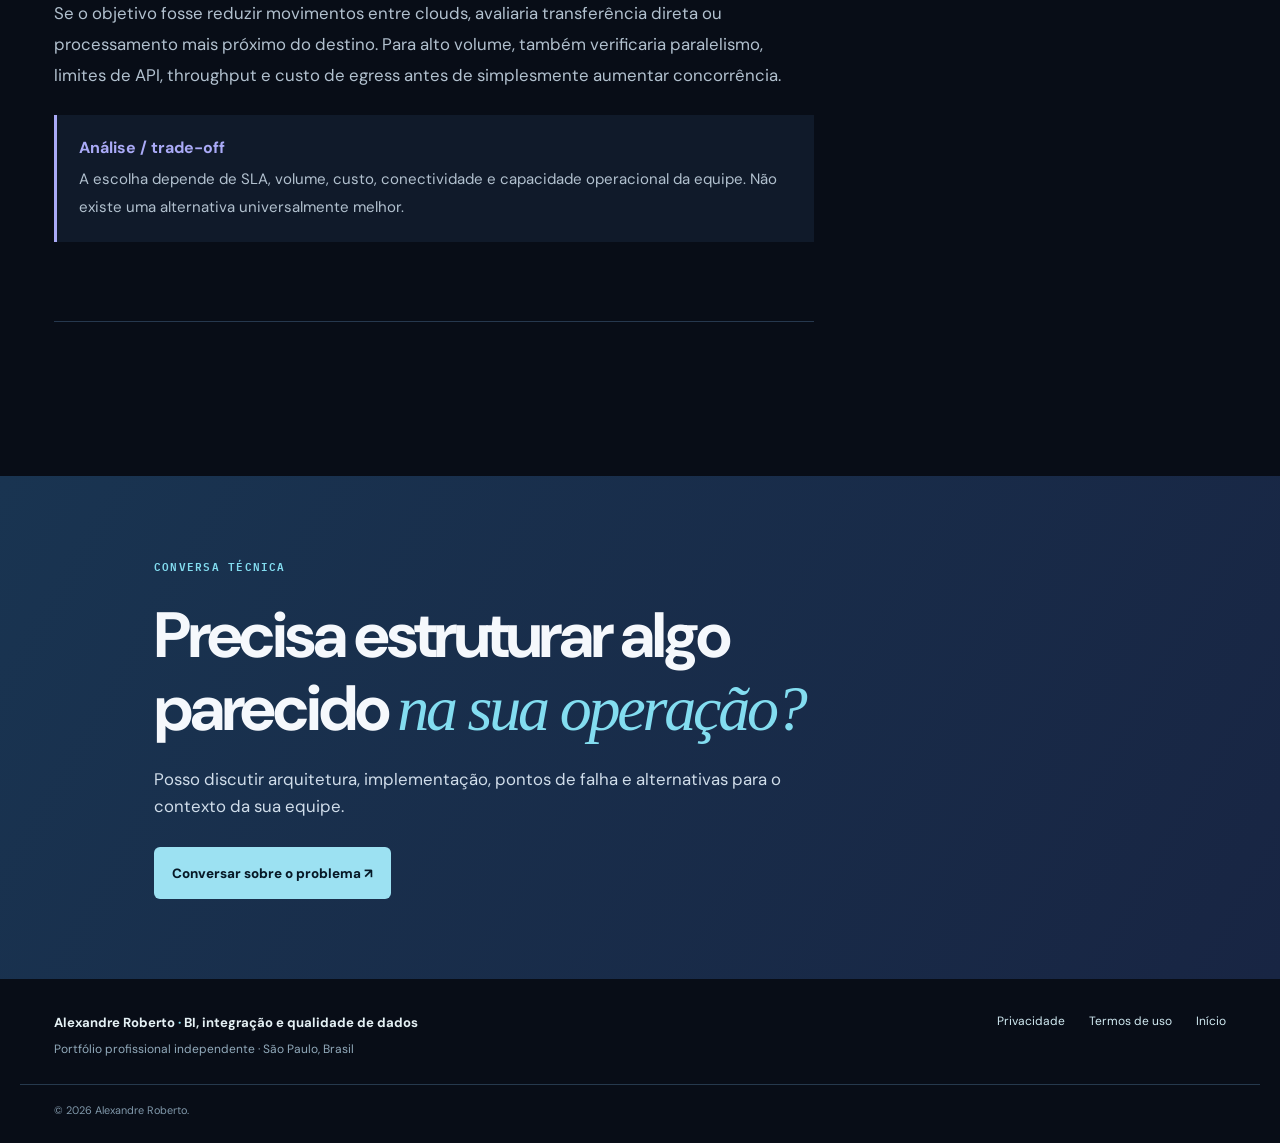
<file: estudos-de-caso/integracao-s3-adf-oci/tecnico.html>
<!doctype html><html lang="pt-BR" data-theme="dark"><head><meta charset="utf-8"><meta name="viewport" content="width=device-width, initial-scale=1"><meta name="theme-color" content="#080d17"><meta name="description" content="Como eu decomporia tecnicamente uma integração diária multi-cloud com roteamento por cliente, staging, tratamento de exceções, reprocessamento e operação observável."><link rel="icon" type="image/svg+xml" href="../../favicon.svg"><link rel="preconnect" href="https://fonts.googleapis.com"><link rel="preconnect" href="https://fonts.gstatic.com" crossorigin><link href="https://fonts.googleapis.com/css2?family=DM+Sans:wght@400;500;600;700;800&family=IBM+Plex+Mono:wght@400;500;600&display=swap" rel="stylesheet"><link rel="stylesheet" href="../../style.css"><script src="../../script.js" defer></script><title>Integração S3 → OCI: implementação e trade-offs | Alexandre Roberto</title></head><body><a class="skip-link" href="#conteudo">Ir para o conteúdo</a><header class="site-header"><div class="shell header-inner"><a class="brand" href="../../index.html" aria-label="Alexandre Roberto, página inicial"><span class="brand-mark" aria-hidden="true">AR</span><span class="brand-name">Alexandre Roberto<small>BI · Integração · Qualidade de dados</small></span></a><nav class="desktop-nav" aria-label="Navegação principal"><a href="../../index.html#solucoes">Soluções</a><a href="../../index.html#projetos">Casos reais</a><a href="../../index.html#experiencia">Experiência</a></nav><div class="header-actions"><button class="theme-toggle" type="button" aria-label="Ativar tema claro" aria-pressed="true">Tema claro</button><a class="nav-cta" href="../../index.html#contato">Contato ↗</a><button class="menu-toggle" type="button" aria-label="Abrir menu" aria-expanded="false" aria-controls="mobile-menu"><span></span><span></span></button></div></div><nav class="mobile-nav" id="mobile-menu" aria-label="Navegação para celular" hidden><a href="../../index.html">Início</a><a href="../../index.html#solucoes">Soluções</a><a href="../../index.html#projetos">Casos reais</a><a href="../../index.html#contato">Contato</a></nav></header><main id="conteudo" class="case-page"><section class="case-hero"><div class="shell"><a class="case-back" href="index.html">← Voltar ao caso resumido</a><p class="eyebrow">APROFUNDAMENTO TÉCNICO / ENGENHARIA DE DADOS</p><h1>Integração S3 → OCI: implementação e trade-offs</h1><p class="case-deck">Como eu decomporia tecnicamente uma integração diária multi-cloud com roteamento por cliente, staging, tratamento de exceções, reprocessamento e operação observável.</p><div class="case-meta"><span>Alexandre Roberto</span><span>Leitura técnica</span><span>Amazon S3 · Azure Data Factory · Azure SQL · Azure Blob · OCI Object Storage · Kubernetes</span></div></div></section><div class="shell"><div class="mini-pipeline" aria-label="Fluxo resumido da solução"><div class="mini-node"><span>01</span><strong>S3</strong></div><div class="mini-node"><span>02</span><strong>ADF</strong></div><div class="mini-node"><span>03</span><strong>Azure SQL</strong></div><div class="mini-node"><span>04</span><strong>Blob</strong></div><div class="mini-node"><span>05</span><strong>OCI</strong></div><div class="mini-node"><span>06</span><strong>Portal</strong></div></div></div><div class="shell case-layout"><article class="case-article"><div class="case-callout case-disclosure"><strong>Como ler este aprofundamento</strong><p>Quando o material original comprova uma implementação, eu descrevo como parte do caso. Quando discuto melhorias, alternativas ou mecanismos não documentados, marco explicitamente como análise técnica, trade-off ou evolução proposta.</p></div><figure class="case-showcase"><img src="../../assets/diagrams/s3-oci-overview.svg" alt="Mapa visual da solução de integração S3 para OCI." loading="lazy"/><figcaption>Visão tangível da solução: arquitetura, responsabilidades e fluxo operacional.</figcaption></figure><div class="tech-glance"><div><span>VISÃO RÁPIDA</span><strong>O que esta solução precisa fazer bem</strong></div><ul><li>Deixar claro onde a decisão acontece</li><li>Separar processamento, controle e publicação</li><li>Tratar falhas sem confundir tipos de erro</li><li>Facilitar operação, auditoria e evolução</li></ul></div><figure class="solution-mockup"><img src="../../assets/mockups/s3-ops.svg" alt="Visual conceitual da solução" loading="lazy"><figcaption>Mockup conceitual de operação: uma visão de como acompanhar cada cliente e cada fronteira da entrega sem depender apenas de logs brutos.</figcaption></figure><section class="before-after" aria-label="Antes e depois da solução"><div class="before-after-card before"><span>ANTES</span><strong>Onde estava a fricção</strong><p>Arquivos dependiam de roteamento por cliente e falhas em uma etapa podiam dificultar a leitura de onde a entrega parou.</p></div><div class="before-after-arrow" aria-hidden="true">→</div><div class="before-after-card after"><span>DEPOIS</span><strong>Como o desenho melhora a operação</strong><p>A solução separa descoberta, decisão de destino, staging, entrega e publicação, deixando exceções e retomadas mais localizáveis.</p></div></section><section id="sec-1"><p class="case-label">01 / ESCOPO DOCUMENTADO</p><h2>O que existia no caso</h2><p>O fluxo real recebia arquivos Parquet no Amazon S3, calculava a referência D-1, percorria clientes no Azure Data Factory, consultava no Azure SQL o destino correspondente e movimentava os arquivos por uma área de staging no Azure Blob antes da entrega no OCI Object Storage. Uma rotina em Kubernetes também disponibilizava arquivos prontos para um portal. O caso documenta logs, novas tentativas, registro de exceções e reprocessamento por data.</p><div class="case-callout tech-note"><strong>Análise / trade-off</strong><p>Esta seção descreve apenas elementos sustentados pelo caso original. Detalhes de autenticação entre clouds, estratégia de idempotência e mecanismo exato de cópia Blob → OCI não estão documentados.</p></div></section><section id="sec-2"><p class="case-label">02 / IMPLEMENTAÇÃO</p><h2>Separar orquestração, decisão de roteamento e transporte</h2><p>Eu trataria o ADF como camada de orquestração: o Schedule Trigger inicia a execução, o pipeline calcula a data de referência e um ForEach percorre as unidades de processamento. O Lookup no Azure SQL resolve o mapeamento cliente → destino. A Copy Activity cuida do transporte suportado pelo conector usado em cada trecho. Essa separação evita colocar regra de negócio de roteamento dentro da própria movimentação de arquivos.</p><div class="case-callout tech-note"><strong>Análise / trade-off</strong><p>Trade-off: centralizar tudo no ADF simplifica operação e monitoramento, mas aumenta dependência da plataforma. Externalizar regras complexas para código pode melhorar testabilidade, porém cria mais componentes para implantar e observar.</p></div></section><section id="sec-3"><p class="case-label">03 / STAGING</p><h2>Por que manter uma camada intermediária</h2><p>O Azure Blob funciona como fronteira operacional entre origem e destino. Isso desacopla a leitura no S3 da entrega final, facilita reprocessar a segunda metade do fluxo e preserva uma cópia temporária para inspeção. Também permite que o portal consuma arquivos prontos sem depender diretamente do OCI.</p><div class="case-callout tech-note"><strong>Análise / trade-off</strong><p>Trade-off: staging aumenta armazenamento, movimentações e custo de egress. A alternativa é uma transferência direta S3 → OCI, mais simples no caminho feliz, porém com menos pontos de recuperação e potencialmente menos controle operacional.</p></div></section><section id="sec-4"><p class="case-label">04 / CONFIABILIDADE</p><h2>Falha de um cliente não deveria derrubar o lote inteiro</h2><p>O caso já trata ausência de cadastro como exceção por cliente. Em uma implementação robusta eu manteria estado por unidade processada: discovered, routed, staged, delivered e published. Falhas transitórias poderiam usar retry com backoff; falhas funcionais, como destino ausente, deveriam ser registradas sem retry cego. Reprocessamento precisa receber explicitamente a data e, idealmente, o cliente afetado.</p><div class="case-callout tech-note"><strong>Análise / trade-off</strong><p>Trade-off: retries automáticos aumentam resiliência, mas podem duplicar custo ou objetos se a operação não for idempotente. Por isso a repetição deve ser segura ou protegida por chave de execução/controle de existência.</p></div></section><section id="sec-5"><p class="case-label">05 / IDEMPOTÊNCIA E CONTROLE</p><h2>Como eu impediria duplicidade em reprocessamentos</h2><p>O material não documenta o mecanismo original de idempotência. Hoje eu adicionaria uma chave lógica como data_referencia + cliente + arquivo e registraria o estado em uma tabela de controle. Antes de publicar, o fluxo verificaria se aquela combinação já foi concluída e compararia tamanho, checksum ou versão do objeto quando disponível.</p><div class="case-callout tech-note"><strong>Análise / trade-off</strong><p>Trade-off: controle centralizado em banco facilita auditoria, mas adiciona dependência transacional. Confiar apenas na existência do objeto é mais simples, porém pode confundir arquivo parcial, versão antiga ou sobrescrita.</p></div></section><section id="sec-6"><p class="case-label">06 / OBSERVABILIDADE</p><h2>O pipeline precisa responder onde a entrega parou</h2><p>Eu registraria execution_id, cliente, arquivo, etapa, timestamps, status, tentativa e mensagem de erro. Métricas úteis seriam quantidade de arquivos descobertos, entregues, pendentes, falhas por etapa e tempo de processamento. O alerta deveria indicar em qual fronteira ocorreu a falha: S3, lookup, staging, OCI ou publicação no portal.</p><div class="case-callout tech-note"><strong>Análise / trade-off</strong><p>Trade-off: logs detalhados facilitam suporte, mas podem carregar dados sensíveis. O desenho deve evitar conteúdo de arquivos e limitar identificadores expostos.</p></div></section><section id="sec-7"><p class="case-label">07 / ALTERNATIVAS</p><h2>Quando eu escolheria outra arquitetura</h2><p>Se o volume e a latência exigissem processamento orientado a eventos, eu consideraria eventos na origem e uma camada de mensageria/orquestração em vez de um único agendamento diário. Se o objetivo fosse reduzir movimentos entre clouds, avaliaria transferência direta ou processamento mais próximo do destino. Para alto volume, também verificaria paralelismo, limites de API, throughput e custo de egress antes de simplesmente aumentar concorrência.</p><div class="case-callout tech-note"><strong>Análise / trade-off</strong><p>A escolha depende de SLA, volume, custo, conectividade e capacidade operacional da equipe. Não existe uma alternativa universalmente melhor.</p></div></section></article><aside class="case-aside"><nav aria-label="Nesta página"><strong>NESTE APROFUNDAMENTO</strong><a href="#sec-1">O que existia no caso</a><a href="#sec-2">Separar orquestração, decisão de roteamento e transporte</a><a href="#sec-3">Por que manter uma camada intermediária</a><a href="#sec-4">Falha de um cliente não deveria derrubar o lote inteiro</a><a href="#sec-5">Como eu impediria duplicidade em reprocessamentos</a><a href="#sec-6">O pipeline precisa responder onde a entrega parou</a><a href="#sec-7">Quando eu escolheria outra arquitetura</a></nav><div><strong>STACK RELACIONADA</strong><p>Amazon S3 · Azure Data Factory · Azure SQL · Azure Blob · OCI Object Storage · Kubernetes</p></div><div><strong>CASO RESUMIDO</strong><a href="index.html">Voltar ao estudo de caso ↗</a></div></aside></div><section class="case-contact"><div class="shell"><p class="eyebrow">CONVERSA TÉCNICA</p><h2>Precisa estruturar algo parecido <em>na sua operação?</em></h2><p>Posso discutir arquitetura, implementação, pontos de falha e alternativas para o contexto da sua equipe.</p><a class="button button-primary" href="../../index.html#contato">Conversar sobre o problema ↗</a></div></section></main><footer class="site-footer"><div class="shell footer-inner"><div class="footer-brand"><strong>Alexandre Roberto <b>·</b> BI, integração e qualidade de dados</strong><span>Portfólio profissional independente · São Paulo, Brasil</span></div><nav class="footer-links" aria-label="Informações legais"><a href="../../privacidade.html">Privacidade</a><a href="../../termos.html">Termos de uso</a><a href="../../index.html">Início</a></nav></div><div class="shell footer-legal">© <span id="year">2026</span> Alexandre Roberto.</div></footer></body></html>
</file>
<file: style.css>
:root{--bg:#080d17;--surface:#101a2a;--surface2:#142238;--line:#26384e;--ink:#f5f8fc;--muted:#b2c1cf;--quiet:#8298aa;--cyan:#83ddf0;--indigo:#aaaaf7;--green:#8bd7b4;--max:1240px;font-family:"DM Sans",Inter,ui-sans-serif,system-ui,sans-serif;color:var(--ink);background:var(--bg);color-scheme:dark}
*{box-sizing:border-box}html{scroll-behavior:smooth;scroll-padding-top:88px}body{margin:0;background:var(--bg);color:var(--ink);line-height:1.62}a{color:inherit}button{font:inherit}a:focus-visible,button:focus-visible{outline:2px solid var(--cyan);outline-offset:4px}::selection{background:var(--cyan);color:#07121e}.shell{max-width:var(--max);padding:0 34px;margin:0 auto}.skip-link{position:absolute;top:-80px;left:16px;z-index:200;background:var(--cyan);color:#07121e;padding:10px 16px}.skip-link:focus{top:12px}.eyebrow{display:flex;align-items:center;gap:11px;color:var(--cyan);font:600 .7rem "IBM Plex Mono",monospace;letter-spacing:.11em;margin:0 0 24px}.eyebrow-line{display:block;width:25px;height:1px;background:currentColor}em{font-family:Georgia,Times,serif;font-weight:400;font-style:italic;color:var(--cyan)}
.site-header{height:80px;position:sticky;top:0;z-index:100;background:rgba(8,13,23,.93);border-bottom:1px solid #1b2d40;backdrop-filter:blur(18px)}.header-inner{height:100%;display:flex;align-items:center;gap:24px}.brand{display:flex;align-items:center;gap:10px;text-decoration:none;white-space:nowrap}.brand-mark{width:39px;height:39px;display:grid;place-items:center;background:#162439;border:1px solid #36536a;border-radius:8px;font-size:.82rem;font-weight:800;letter-spacing:-.09em}.brand-mark span{color:var(--cyan)}.brand-name{font-size:.89rem;font-weight:800;line-height:1.08}.brand-name small{display:block;color:var(--quiet);font-size:.65rem;font-weight:500;margin-top:4px;letter-spacing:.03em}.desktop-nav{margin-left:auto;display:flex;gap:23px;align-items:center}.desktop-nav a{text-decoration:none;color:#b6c6d2;font-size:.79rem;font-weight:600;white-space:nowrap}.desktop-nav a:hover{color:var(--cyan)}.header-actions{display:flex;align-items:center;gap:10px}.theme-toggle{background:transparent;border:1px solid var(--line);color:#b8cad7;padding:9px 11px;border-radius:6px;font-size:.71rem;font-weight:700;white-space:nowrap;cursor:pointer}.theme-toggle:hover{border-color:var(--cyan);color:var(--cyan)}.nav-cta{background:#a5e4f3;color:#061622;border-radius:6px;text-decoration:none;padding:11px 15px;font-size:.74rem;font-weight:800;white-space:nowrap}.nav-cta:hover{background:#d1f4fb}.nav-cta span{padding-left:8px}.menu-toggle,.mobile-nav{display:none}
.hero{position:relative;overflow:hidden;background:radial-gradient(ellipse at 72% 34%,rgba(68,77,169,.18),transparent 47%),radial-gradient(ellipse at 8% 72%,rgba(18,98,131,.13),transparent 43%),#080d17}.hero:before{position:absolute;inset:0;content:"";pointer-events:none;opacity:.13;background-image:linear-gradient(#59718a 1px,transparent 1px),linear-gradient(90deg,#59718a 1px,transparent 1px);background-size:78px 78px;mask-image:linear-gradient(90deg,transparent 29%,#000 100%)}.hero-grid{position:relative;display:grid;grid-template-columns:minmax(0,1.13fr) minmax(360px,.87fr);align-items:center;gap:7%;padding-top:115px;padding-bottom:99px}.hero h1{font-size:clamp(3.25rem,5.4vw,5.8rem);line-height:1.05;letter-spacing:-.065em;margin:0 0 28px;max-width:800px}.hero h1 em{white-space:nowrap}.hero-lead{max-width:630px;color:#b6c7d5;font-size:1.07rem;line-height:1.78;margin:0}.hero-actions{display:flex;gap:12px;flex-wrap:wrap;margin:35px 0 36px}.button{min-height:52px;display:inline-flex;align-items:center;justify-content:center;gap:20px;padding:13px 18px;border-radius:6px;text-decoration:none;font-size:.84rem;font-weight:800;transition:background .2s,transform .2s}.button:hover{transform:translateY(-2px)}.button-primary{background:#9ce1f2;color:#071927}.button-primary:hover{background:#caf1f9}.button-quiet{background:#17283d;color:#e5f2f8;border:1px solid #3a536c}.button-quiet:hover{background:#203952}.hero-proof-line{display:flex;align-items:baseline;gap:10px;max-width:615px;color:#9cb1c1;font-size:.76rem;line-height:1.5}.proof-line-dot{flex:none;width:6px;height:6px;background:var(--green);border-radius:50%}
.hero-visual{position:relative;border:1px solid #3c5773;border-radius:13px;overflow:hidden;background:linear-gradient(150deg,#1b3046,#101b2d 54%,#151e35);box-shadow:0 30px 75px rgba(0,0,0,.4)}.hero-visual:before{position:absolute;content:"";top:0;left:0;right:0;height:2px;background:linear-gradient(90deg,#73d8ed,#918ce2,transparent)}.visual-top,.visual-bottom{display:flex;justify-content:space-between;gap:16px;padding:17px 23px;font:600 .62rem "IBM Plex Mono",monospace;letter-spacing:.07em;color:#a5bfce}.visual-top{border-bottom:1px solid #365064}.visual-top span:last-child{color:var(--cyan)}.visual-title{font-size:clamp(1.45rem,2.2vw,2.05rem);font-weight:700;line-height:1.2;letter-spacing:-.04em;padding:29px 24px 23px}.visual-title span{color:var(--cyan)}.visual-path{padding:0 23px 30px}.path-node{display:flex;align-items:center;justify-content:space-between;gap:12px;background:#162a3e;border:1px solid #36536b;border-radius:6px;padding:10px 14px}.path-node small{color:#89bac8;font:600 .58rem "IBM Plex Mono",monospace;letter-spacing:.08em}.path-node strong{font-size:.81rem;text-align:right}.path-node em{display:none}.path-node-focus{background:#204253;border-color:#79cee0}.path-arrow{text-align:center;display:block;color:#8ec9d7;font-size:.72rem;height:20px;line-height:20px}.visual-bottom{border-top:1px solid #365064;color:#b2c7d1;align-items:center}.visual-bottom span:last-child{color:var(--cyan);font-size:1.2rem}.hero-bottom{position:relative;display:flex;justify-content:space-between;gap:25px;align-items:center;border-top:1px solid rgba(131,173,201,.2);padding-top:20px;padding-bottom:22px;color:#8fa8b9;font:600 .69rem "IBM Plex Mono",monospace;letter-spacing:.02em}.hero-bottom a{color:#a9dfeb;text-decoration:none}.hero-bottom a:hover{text-decoration:underline}
.section{padding:112px 0}.section-heading{max-width:760px;margin-bottom:46px}.section-heading h2,.experience-intro h2,.fit-grid h2{font-size:clamp(2.5rem,4.4vw,4.5rem);line-height:1.12;letter-spacing:-.055em;margin:0}.section-heading>p:last-child{color:var(--muted);font-size:.97rem;line-height:1.75;margin:18px 0 0}.two-col-heading{max-width:none;display:grid;grid-template-columns:1.35fr .65fr;gap:9%;align-items:end}.two-col-heading>p:last-child{margin:0 0 5px;max-width:350px}
.pain-section{background:#0c1421;border-top:1px solid #172638}.pain-grid{display:grid;grid-template-columns:repeat(3,minmax(0,1fr));border:1px solid var(--line);border-radius:9px;overflow:hidden}.pain-card{min-height:346px;display:flex;flex-direction:column;padding:30px;background:#101d2d;border-right:1px solid var(--line)}.pain-card:last-child{border-right:0}.pain-number{color:#66839a;font:500 .77rem "IBM Plex Mono",monospace}.pain-card h3{font-size:1.55rem;line-height:1.22;letter-spacing:-.04em;margin:45px 0 12px}.pain-card p{color:#afc0ce;font-size:.89rem;line-height:1.7;margin:0 0 27px}.pain-response{margin-top:auto;padding-top:17px;border-top:1px solid var(--line)}.pain-response span,.pain-response strong{display:block}.pain-response span{color:#77bfd0;font:600 .6rem "IBM Plex Mono",monospace;letter-spacing:.08em;margin-bottom:6px}.pain-response strong{font-size:.84rem;font-weight:700;color:#e3f3f8}
.story-section{background:#090f1b}.story-intro{max-width:1240px}.story-intro>p:last-child{max-width:700px}.story-grid{display:grid;grid-template-columns:minmax(0,1fr) minmax(350px,.9fr);gap:9%;align-items:start}.story-steps{border-top:1px solid #30455b}.story-step{min-height:275px;border-bottom:1px solid #30455b;padding:31px 20px 31px 0;opacity:.68;transition:opacity .3s}.story-step.is-active{opacity:1}.story-step span{color:#82c9d9;font:600 .64rem "IBM Plex Mono",monospace;letter-spacing:.09em}.story-step h3{font-size:clamp(1.6rem,2.6vw,2.35rem);line-height:1.2;letter-spacing:-.045em;margin:25px 0 12px}.story-step p{max-width:600px;color:#b4c4d0;font-size:.94rem;line-height:1.8;margin:0}.story-board{position:sticky;top:108px;border:1px solid #3c5971;border-radius:11px;background:linear-gradient(145deg,#172a3d,#111e31);overflow:hidden;box-shadow:0 22px 50px rgba(0,0,0,.24)}.board-head{display:flex;justify-content:space-between;gap:12px;padding:19px 22px;border-bottom:1px solid #344d63;color:#b5cbd4;font:600 .62rem "IBM Plex Mono",monospace;letter-spacing:.07em}.board-live{color:#9bdcca}.board-stages{padding:23px}.board-row{display:flex;align-items:center;gap:19px;min-height:75px;padding:14px 16px;border:1px solid #345069;border-radius:7px;margin-bottom:8px;background:#14283b;transition:background .25s,border-color .25s}.board-row:last-child{margin-bottom:0}.board-row.is-active{background:#235062;border-color:#7dd5e5}.board-row b{font:600 .7rem "IBM Plex Mono",monospace;color:#84d5e2}.board-row small,.board-row strong{display:block}.board-row small{font:.58rem "IBM Plex Mono",monospace;color:#94bbc9;letter-spacing:.08em}.board-row strong{font-size:.89rem;margin-top:3px}.board-footer{border-top:1px solid #344d63;color:#a1bbc8;font-size:.7rem;padding:16px 22px}.story-cta{display:flex;justify-content:space-between;gap:25px;align-items:center;margin-top:35px}.story-cta p{color:#a7bdc9;font-size:.81rem;margin:0;max-width:670px}.text-link{text-decoration:none;color:#9fdfec;font-size:.85rem;font-weight:800;border-bottom:1px solid currentColor;padding-bottom:3px;white-space:nowrap}.text-link:hover{color:#d2f3fa}.text-link span{padding-left:7px}
.cases-section{background:#0d1726}.case-grid{display:grid;grid-template-columns:repeat(2,minmax(0,1fr));gap:14px}.case-card{display:flex;flex-direction:column;min-height:333px;padding:31px;border:1px solid #2d4259;border-radius:9px;background:linear-gradient(150deg,#152339,#101b2b)}.case-kicker{color:#89d1e0;font:600 .65rem "IBM Plex Mono",monospace;letter-spacing:.08em}.case-card h3{max-width:540px;font-size:clamp(1.55rem,2vw,2rem);line-height:1.22;letter-spacing:-.04em;margin:25px 0 12px}.case-card p{color:#b7c7d2;font-size:.88rem;line-height:1.76;margin:0 0 28px}.case-foot{margin-top:auto;display:flex;justify-content:space-between;gap:12px;border-top:1px solid #2b4054;padding-top:15px;color:#91afc0;font:600 .7rem "IBM Plex Mono",monospace}.case-foot span:last-child{color:#9cdeeb}
.method-section{background:#080d17}.method-grid{display:grid;grid-template-columns:repeat(4,minmax(0,1fr));border-top:1px solid #2b4054;border-bottom:1px solid #2b4054}.method-grid article{min-height:315px;padding:22px 24px;border-right:1px solid #2b4054;position:relative;overflow:hidden}.method-grid article:first-child{padding-left:0}.method-grid article:last-child{border-right:0}.method-index{display:block;font-size:7.2rem;line-height:1;letter-spacing:-.09em;font-weight:500;color:rgba(114,151,180,.14)}.method-grid h3{font-size:1.2rem;letter-spacing:-.03em;margin:-3px 0 8px}.method-grid p{color:#aebfcb;font-size:.84rem;line-height:1.7;margin:0}
.experience-section{background:#0e1929}.experience-layout{display:grid;grid-template-columns:.85fr 1.15fr;gap:9%}.experience-intro{position:sticky;top:115px;align-self:start}.experience-intro>p:not(.eyebrow){max-width:450px;color:#b1c3cf;line-height:1.75;margin:25px 0}.experience-list{border-top:1px solid #30445a}.experience-list>div{display:grid;grid-template-columns:1fr auto;gap:0 15px;padding:22px 0;border-bottom:1px solid #30445a}.experience-list strong{font-size:1.02rem;letter-spacing:-.02em}.experience-list span{grid-column:1;color:#a8bdcb;font-size:.83rem;margin-top:4px}.experience-list time{grid-column:2;grid-row:1/3;color:#8eaaba;font:500 .69rem "IBM Plex Mono",monospace;white-space:nowrap;padding-top:5px}
.fit-section{background:#101c2c}.fit-grid{display:grid;grid-template-columns:1fr 1fr;gap:9%}.fit-list{border-top:1px solid #345069}.fit-list>div{padding:20px 0;border-bottom:1px solid #345069}.fit-list strong{font-size:1.1rem}.fit-list p{margin:5px 0 0;color:#aec1cd;font-size:.87rem;line-height:1.65}
.contact-section{background:radial-gradient(circle at 85% 15%,rgba(91,84,199,.36),transparent 45%),linear-gradient(130deg,#193451,#182543 73%,#1b2754);padding:105px 0}.contact-grid{display:grid;grid-template-columns:1.25fr .75fr;gap:10%;align-items:end}.contact-grid .eyebrow{color:#a7e4ef}.contact-grid h2{font-size:clamp(2.7rem,4.9vw,5rem);line-height:1.1;letter-spacing:-.055em;margin:0 0 23px}.contact-grid h2 em{color:#b0edf0}.contact-grid p:not(.eyebrow){max-width:700px;color:#d0ddea;line-height:1.75;margin:0}.contact-panel{border:1px solid #657c9b;border-radius:10px;background:rgba(8,23,46,.32);padding:28px;display:flex;flex-direction:column;align-items:flex-start;gap:14px}.contact-panel>span{color:#b2dce9;font:600 .65rem "IBM Plex Mono",monospace;letter-spacing:.08em}.button-contact{width:100%;justify-content:space-between;background:#e7f7f9;color:#102535}.button-contact:hover{background:#fff}.email{color:#e0eef4;font-size:.89rem;overflow-wrap:anywhere}.contact-panel small{color:#afc4d6}.site-footer{background:#080d17;color:#92aabb;padding:28px 0;font-size:.75rem}.footer-inner{display:flex;justify-content:space-between;gap:20px}.footer-inner b{color:var(--cyan)}.footer-inner a{text-decoration:none;color:#d1eaf2}.footer-inner a:hover{color:var(--cyan)}
@media(max-width:1120px){.desktop-nav{gap:13px}.brand-name small{display:none}.hero-grid{grid-template-columns:1fr;gap:47px;padding-top:80px;padding-bottom:65px}.hero-visual{max-width:610px}.hero h1{max-width:850px}.hero-lead{max-width:780px}.hero-bottom{flex-wrap:wrap}.story-grid{gap:5%}}
@media(max-width:940px){.shell{padding:0 25px}.desktop-nav,.nav-cta{display:none}.menu-toggle{display:flex;flex-direction:column;justify-content:center;gap:6px;width:42px;height:40px;background:transparent;border:1px solid var(--line);border-radius:6px;padding:11px;cursor:pointer}.menu-toggle span{height:2px;background:var(--ink);width:100%}.header-actions{margin-left:auto}.mobile-nav:not([hidden]){display:flex;flex-direction:column;position:absolute;left:0;right:0;top:80px;background:var(--surface);border-bottom:1px solid var(--line);padding:16px 25px 23px;box-shadow:0 20px 30px rgba(0,0,0,.3)}.mobile-nav a{padding:9px 0;text-decoration:none;font-weight:700}.two-col-heading,.story-grid,.experience-layout,.fit-grid,.contact-grid{grid-template-columns:1fr;gap:30px}.two-col-heading>p:last-child{max-width:700px}.story-board,.experience-intro{position:static}.story-board{max-width:660px}.story-step{min-height:0}.method-grid{grid-template-columns:repeat(2,minmax(0,1fr))}.method-grid article:nth-child(2){border-right:0}.method-grid article:nth-child(-n+2){border-bottom:1px solid #2b4054}.contact-panel{max-width:480px}}
@media(max-width:650px){html{scroll-padding-top:77px}.shell{padding:0 19px}.site-header{height:72px}.header-inner{gap:10px}.brand-name{font-size:.82rem}.brand-mark{width:36px;height:36px}.theme-toggle{font-size:.68rem;padding:8px}.mobile-nav:not([hidden]){top:72px}.hero-grid{padding-top:67px;padding-bottom:53px}.hero h1{font-size:clamp(2.8rem,11vw,4.5rem)}.hero h1 em{white-space:normal}.hero-lead{font-size:.97rem}.hero-actions{flex-direction:column;align-items:stretch}.hero-actions .button{width:100%}.hero-visual{max-width:none}.hero-bottom{gap:8px 20px}.hero-bottom a{width:100%}.section{padding:75px 0}.section-heading{margin-bottom:33px}.section-heading h2,.experience-intro h2,.fit-grid h2{font-size:clamp(2.25rem,9vw,3.2rem)}.pain-grid,.case-grid{grid-template-columns:1fr}.pain-card{min-height:0;border-right:0;border-bottom:1px solid var(--line);padding:25px}.pain-card:last-child{border-bottom:0}.pain-card h3{margin-top:27px}.story-step{padding:26px 0}.story-cta{align-items:flex-start;flex-direction:column}.text-link{white-space:normal}.method-grid article{min-height:270px}.method-index{font-size:5.4rem}.contact-section{padding:75px 0}.contact-grid h2{font-size:clamp(2.6rem,10vw,3.8rem)}.footer-inner{flex-wrap:wrap}}
@media(max-width:400px){.brand-name{display:none}.theme-toggle{font-size:.66rem}.visual-top,.visual-bottom{font-size:.57rem}.method-grid{grid-template-columns:1fr}.method-grid article,.method-grid article:first-child{border-right:0;border-bottom:1px solid #2b4054;padding:22px}.method-grid article:last-child{border-bottom:0}.experience-list>div{grid-template-columns:1fr}.experience-list time{grid-column:1;grid-row:auto;margin-top:5px}}
@media(prefers-reduced-motion:reduce){html{scroll-behavior:auto}.button,.story-step,.board-row{transition:none}.button:hover{transform:none}}
@media print{html{color-scheme:light}body{background:#fff;color:#111}.site-header,.hero-visual,.hero-bottom,.contact-section,.site-footer,.theme-toggle,.button{display:none!important}.hero,.section,.pain-section,.story-section,.cases-section,.method-section,.experience-section,.fit-section{background:#fff;padding:20px 0}.hero:before{display:none}.shell{max-width:none}.hero-grid,.pain-grid,.story-grid,.case-grid,.experience-layout,.fit-grid,.method-grid{display:block}.pain-card,.case-card,.story-step,.method-grid article{break-inside:avoid;border:1px solid #ccc;background:#fff;margin:10px 0}.hero h1,.section-heading h2{font-size:2rem}.hero-lead,.pain-card p,.story-step p,.case-card p{color:#333}}
/* O visitante pode optar pelo claro sem alterar a narrativa ou a hierarquia. */
@media screen{html[data-theme="light"]{color-scheme:light;--bg:#f7f8f7;--surface:#fff;--surface2:#edf3f5;--line:#d7e1e6;--ink:#102635;--muted:#496374;--quiet:#607b89;--cyan:#126c96;--indigo:#4c58bd;--green:#137d56;background:var(--bg)}html[data-theme="light"] body{background:var(--bg);color:var(--ink)}html[data-theme="light"] .site-header{background:rgba(247,248,247,.95)}html[data-theme="light"] .brand-mark{background:#e9f2f7;border-color:#c1d6e1}html[data-theme="light"] .desktop-nav a{color:#3d5968}html[data-theme="light"] .nav-cta{background:#175f88;color:#fff}html[data-theme="light"] .menu-toggle span{background:#102635}html[data-theme="light"] .hero{background:radial-gradient(ellipse at 78% 25%,#dfe8ff,transparent 47%),#f7f8f7}html[data-theme="light"] .hero:before{opacity:.10}html[data-theme="light"] .hero-lead,html[data-theme="light"] .section-heading>p:last-child,html[data-theme="light"] .experience-intro>p:not(.eyebrow){color:#4c6573}html[data-theme="light"] .hero-proof-line,html[data-theme="light"] .hero-bottom{color:#526b79}html[data-theme="light"] .button-primary{background:#175f88;color:#fff}html[data-theme="light"] .button-quiet{background:#e8f0f5;color:#173447;border-color:#bdd1dc}html[data-theme="light"] .hero-visual{color:#f5f8fc}html[data-theme="light"] .pain-section,html[data-theme="light"] .cases-section,html[data-theme="light"] .experience-section{background:#f0f4f5}html[data-theme="light"] .pain-card,html[data-theme="light"] .case-card{background:#fff;border-color:#d7e1e6}html[data-theme="light"] .pain-card p,html[data-theme="light"] .case-card p,html[data-theme="light"] .method-grid p,html[data-theme="light"] .fit-list p,html[data-theme="light"] .story-step p{color:#506877}html[data-theme="light"] .pain-response strong{color:#173447}html[data-theme="light"] .story-section,html[data-theme="light"] .method-section{background:#fff}html[data-theme="light"] .story-board{color:#f5f8fc}html[data-theme="light"] .story-step{opacity:.8}html[data-theme="light"] .story-step.is-active{opacity:1}html[data-theme="light"] .case-foot,html[data-theme="light"] .story-cta p{color:#547080}html[data-theme="light"] .fit-section{background:#e9f1f3}html[data-theme="light"] .fit-list>div{border-color:#cbdde5}html[data-theme="light"] .contact-section{color:#fff}html[data-theme="light"] .contact-grid h2 em{color:#b0edf0}html[data-theme="light"] .site-footer{background:#102332;color:#b2cad5}html[data-theme="light"] .footer-inner a{color:#e7f3f7}}
@media screen{.story-step{opacity:.86}html[data-theme="light"] .theme-toggle{color:#34586b;border-color:#bfd3dd}html[data-theme="light"] .hero-bottom a,html[data-theme="light"] .text-link{color:#126c96}html[data-theme="light"] .pain-response span,html[data-theme="light"] .case-kicker,html[data-theme="light"] .story-step span,html[data-theme="light"] .case-foot span:last-child{color:#126c96}html[data-theme="light"] .experience-list span,html[data-theme="light"] .experience-list time{color:#496374}html[data-theme="light"] .story-step{opacity:.9}html[data-theme="light"] .visual-title span{color:#83ddf0}}
.company-row{grid-column:1;grid-row:1;display:flex;align-items:center;gap:16px;min-width:0}.company-row strong{min-width:0}.experience-list .company-logo{grid-column:auto;display:grid;place-items:center;flex:none;width:72px;height:48px;margin:0;padding:7px;background:#fff;border:1px solid #d8e2e9;border-radius:7px;overflow:hidden}.company-logo img{display:block;width:100%;height:100%;object-fit:contain}.experience-list .company-logo-text{background:#e9f0f5;color:#1b5279;font-size:.94rem;font-weight:800;letter-spacing:.03em}.experience-list .role{grid-column:1;grid-row:2;margin-left:88px}.experience-list time{grid-column:2;grid-row:1/3;align-self:start}.whatsapp-number{color:#e0eef4;text-decoration:none;font-size:.82rem}.whatsapp-number:hover{text-decoration:underline}.site-footer{padding:33px 0 23px}.footer-inner{align-items:start}.footer-brand{display:flex;flex-direction:column;gap:6px}.footer-brand strong{color:#e5f1f5;font-size:.82rem}.footer-brand>span{color:#92aabb}.footer-links{display:flex;align-items:center;gap:24px;flex-wrap:wrap}.footer-legal{border-top:1px solid #26394d;margin-top:25px;padding-top:17px;color:#8098aa;font-size:.68rem;line-height:1.6}
.legal-main{background:var(--bg);min-height:65vh}.legal-hero{padding:95px 0 35px;background:radial-gradient(ellipse at 75% 15%,rgba(68,77,169,.16),transparent 48%)}.legal-hero h1{font-size:clamp(2.8rem,5vw,5rem);line-height:1.08;letter-spacing:-.055em;margin:0 0 18px}.legal-hero p:last-child{max-width:750px;color:var(--muted);font-size:1rem;margin:0}.legal-content{max-width:860px;padding-top:35px;padding-bottom:100px}.legal-content section{border-top:1px solid var(--line);padding:28px 0}.legal-content h2{font-size:1.38rem;letter-spacing:-.035em;margin:0 0 11px}.legal-content p,.legal-content li{color:var(--muted);font-size:.94rem;line-height:1.8}.legal-content p{margin:0 0 12px}.legal-content ul{margin:0;padding-left:21px}.legal-content a{color:var(--cyan);text-underline-offset:3px}.legal-back{display:inline-flex;margin-top:15px;color:var(--cyan);font-weight:700;text-decoration:none}
@media(max-width:650px){.experience-list .company-logo{width:58px;height:44px}.company-row{gap:12px}.experience-list .role{margin-left:70px}.footer-inner{flex-direction:column}.footer-links{gap:16px}.legal-hero{padding:70px 0 25px}.legal-content{padding-bottom:65px}}
@media(max-width:400px){.experience-list .role{margin-left:70px}.experience-list time{grid-row:3;margin-left:70px;margin-top:5px}}
@media screen{html[data-theme="light"] .legal-hero{background:radial-gradient(ellipse at 75% 15%,#e3e9fb,transparent 48%),#f7f8f7}html[data-theme="light"] .footer-brand strong{color:#e5f1f5}html[data-theme="light"] .footer-legal{color:#aec3cf}html[data-theme="light"] .company-logo-text{color:#1b5279}}

/* Soluções e modalidades: oferta legível antes dos detalhes técnicos. */
.hero-grid{grid-template-columns:minmax(0,1.07fr) minmax(390px,.93fr);gap:5%}
.hero-copy{min-width:0}
.hero h1{font-size:clamp(3.2rem,4.7vw,4.9rem);max-width:700px}
.hero h1 em{white-space:normal}
.hero-lead strong{color:var(--ink);font-weight:700}
.offer-panel .visual-title{font-size:clamp(1.45rem,2.1vw,2rem);padding-bottom:20px}
.offer-list{padding:0 23px 25px}
.offer-list>div{display:flex;gap:16px;align-items:flex-start;padding:13px 0;border-top:1px solid #355067}
.offer-list b{flex:none;width:25px;color:#83ddf0;font:600 .65rem "IBM Plex Mono",monospace;padding-top:3px}
.offer-list strong,.offer-list span{display:block}
.offer-list strong{font-size:.9rem;line-height:1.3}
.offer-list span{color:#a8c3d1;font-size:.74rem;line-height:1.45;margin-top:4px}
.offer-panel .visual-bottom{font-size:.58rem}
.pain-grid{grid-template-columns:repeat(4,minmax(0,1fr))}
.pain-card{min-height:380px;padding:25px 22px}
.pain-card h3{font-size:1.35rem;margin:32px 0 13px}
.pain-card p{font-size:.84rem;line-height:1.67}
.pain-card p strong{color:#e3f3f8}
.pain-response strong{font-size:.78rem;line-height:1.54}
.service-extra{margin:23px 0 0;color:var(--muted);font-size:.83rem;line-height:1.7}
.service-extra strong{color:var(--ink)}
.story-intro>p:last-child{max-width:800px}
.board-row strong{line-height:1.35}
.story-cta p strong{color:var(--ink)}
.fit-intro{max-width:490px;color:var(--muted);margin:21px 0 0;line-height:1.75}
.role-section{padding:55px 0;background:#0b1522;border-top:1px solid #26384e}
.role-layout{display:grid;grid-template-columns:1fr 1fr;gap:8%;align-items:center}
.role-layout h2{font-size:clamp(2rem,3.6vw,3.7rem);line-height:1.13;letter-spacing:-.05em;margin:0 0 18px}
.role-layout p:not(.eyebrow){max-width:540px;color:var(--muted);font-size:.9rem;line-height:1.75;margin:0}
.role-tags{display:flex;flex-wrap:wrap;gap:9px}
.role-tags span{display:inline-flex;border:1px solid #36536a;border-radius:5px;background:#15283a;color:#d5e6ee;padding:9px 12px;font-size:.75rem;font-weight:700;line-height:1.35}
@media(max-width:1120px){.hero-grid{grid-template-columns:1fr;gap:47px}.hero h1{font-size:clamp(3.2rem,6.2vw,5.2rem);max-width:780px}.hero-visual{max-width:660px}.pain-grid{grid-template-columns:repeat(2,minmax(0,1fr))}.pain-card{min-height:320px}.pain-card:nth-child(2){border-right:0}.pain-card:nth-child(-n+2){border-bottom:1px solid var(--line)}}
@media(max-width:650px){.hero h1{font-size:clamp(2.7rem,10vw,4.5rem)}.offer-list{padding:0 19px 23px}.pain-grid{grid-template-columns:1fr}.pain-card{min-height:0;border-right:0;padding:26px}.pain-card:nth-child(3){border-bottom:1px solid var(--line)}.pain-card h3{margin:24px 0 10px}.role-layout{grid-template-columns:1fr;gap:25px}.role-section{padding:65px 0}.role-tags span{font-size:.72rem}.offer-panel .visual-title{padding:24px 19px 18px}}
@media screen{html[data-theme="light"] .hero-lead strong,html[data-theme="light"] .service-extra strong,html[data-theme="light"] .story-cta p strong{color:#173447}html[data-theme="light"] .pain-card p strong{color:#173447}html[data-theme="light"] .role-section{background:#f5f8f8;border-color:#d7e1e6}html[data-theme="light"] .role-tags span{background:#fff;border-color:#c8d9e2;color:#23495e}html[data-theme="light"] .offer-list span{color:#a8c3d1}}
@media print{.role-section{background:#fff;padding:20px 0}.role-layout{display:block}.role-tags span{color:#111;background:#fff;border:1px solid #ccc}.pain-grid{display:block}}
.brand-mark{color:#f5f8fc;letter-spacing:-.06em;font-size:.8rem;background:linear-gradient(145deg,#20364c,#13243a)}
html[data-theme="light"] .brand-mark{color:#173447;background:#e9f2f7}
/* Estudo de caso: leitura editorial alinhada à landing page. */
.case-page{background:var(--bg)}.case-hero{padding:70px 0 65px;background:radial-gradient(ellipse at 80% 10%,rgba(89,95,195,.24),transparent 45%),var(--bg);border-bottom:1px solid var(--line)}.case-back{display:inline-block;color:var(--muted);text-decoration:none;font-size:.9rem;margin-bottom:55px}.case-back:hover{color:var(--cyan)}.case-hero h1{max-width:900px;font-size:clamp(3rem,6vw,6.1rem);letter-spacing:-.065em;line-height:1.08;margin:0 0 28px}.case-deck{max-width:740px;color:var(--muted);font-size:clamp(1.1rem,1.8vw,1.4rem);line-height:1.6;margin:0 0 35px}.case-meta{display:flex;flex-wrap:wrap;gap:12px 26px;color:var(--quiet);font:500 .72rem "IBM Plex Mono",monospace}.case-layout{display:grid;grid-template-columns:minmax(0,760px) minmax(190px,1fr);gap:8%;padding-top:65px;padding-bottom:100px}.case-article section{padding:0 0 54px;margin-bottom:54px;border-bottom:1px solid var(--line)}.case-label{color:var(--cyan)!important;font:600 .73rem "IBM Plex Mono",monospace!important;letter-spacing:.09em;margin:0 0 14px!important}.case-article h2{font-size:clamp(2rem,3.3vw,3rem);line-height:1.15;letter-spacing:-.045em;margin:0 0 23px}.case-article h3{font-size:1.15rem;margin:0 0 8px}.case-article p{color:var(--muted);font-size:1.05rem;line-height:1.85;margin:0 0 18px}.flow{display:flex;align-items:stretch;gap:9px;margin:30px 0 20px}.flow>div{flex:1;min-width:0;border:1px solid var(--line);border-radius:8px;padding:15px;background:var(--surface)}.flow small,.flow strong,.flow span{display:block}.flow small{color:var(--cyan);font:600 .62rem "IBM Plex Mono",monospace}.flow strong{font-size:.91rem;line-height:1.25;margin:12px 0 7px}.flow span{color:var(--quiet);font-size:.72rem}.flow>b{align-self:center;color:var(--cyan);font-size:1.1rem}.flow-notes{display:grid;grid-template-columns:1fr 1fr;gap:15px}.flow-notes p{border-left:2px solid var(--cyan);padding-left:14px;font-size:.86rem;line-height:1.65}.flow-notes strong{color:var(--ink)}.case-article .case-caption,.case-article .case-caveat{font-size:.84rem;color:var(--quiet)}.case-list>div{display:grid;grid-template-columns:48px 1fr;gap:14px;padding:20px 0;border-top:1px solid var(--line)}.case-list>div>span{font:600 .72rem "IBM Plex Mono",monospace;color:var(--cyan);padding-top:4px}.case-list p{font-size:.98rem;margin:0}.case-aside{align-self:start;position:sticky;top:112px}.case-aside nav,.case-aside>div{display:flex;flex-direction:column;gap:11px;border-top:1px solid var(--line);padding:20px 0 25px}.case-aside strong{color:var(--cyan);font:600 .7rem "IBM Plex Mono",monospace;letter-spacing:.08em;margin-bottom:7px}.case-aside a{color:var(--muted);text-decoration:none;font-size:.89rem}.case-aside a:hover{color:var(--cyan)}.case-aside p{color:var(--muted);font-size:.85rem;line-height:1.7;margin:0}.case-document{background:var(--surface);border:1px solid var(--line);border-radius:8px;padding:25px;display:flex;justify-content:space-between;align-items:center;gap:24px}.case-document p{font-size:.87rem;margin:6px 0 0}.case-document .text-link{flex:none}.case-contact{background:linear-gradient(120deg,#193451,#182543);padding:80px 0}.case-contact .shell{max-width:1040px}.case-contact h2{max-width:800px;font-size:clamp(2.4rem,5vw,4.4rem);line-height:1.15;letter-spacing:-.05em;margin:0 0 20px}.case-contact p:not(.eyebrow){color:#d0ddea;max-width:680px;font-size:1.05rem;margin:0 0 27px}.case-contact .button{display:inline-flex}html[data-theme="light"] .case-hero{background:radial-gradient(ellipse at 80% 10%,#e3e9fb,transparent 48%),var(--bg)}html[data-theme="light"] .case-contact{color:#fff}html[data-theme="light"] .case-contact em{color:#b0edf0}html[data-theme="light"] .case-contact .button-primary{background:#e7f7f9;color:#102535}
@media(max-width:900px){.case-layout{grid-template-columns:1fr}.case-aside{display:none}}@media(max-width:650px){.case-hero{padding:35px 0 52px}.case-back{margin-bottom:45px}.case-layout{padding-top:45px;padding-bottom:70px}.case-article section{margin-bottom:40px;padding-bottom:40px}.flow{flex-direction:column}.flow>b{transform:rotate(90deg)}.flow-notes{grid-template-columns:1fr}.case-document{display:block}.case-document .text-link{display:inline-block;margin-top:16px}.case-contact{padding:65px 0}}
.case-foot a{color:var(--cyan);text-decoration:none;white-space:nowrap}.case-foot a:hover{text-decoration:underline}.dq-table-wrap{overflow-x:auto;margin:25px 0 30px}.dq-table{width:100%;border-collapse:collapse;min-width:550px;text-align:left}.dq-table th{color:var(--cyan);font:600 .73rem "IBM Plex Mono",monospace;letter-spacing:.04em}.dq-table th,.dq-table td{padding:14px 12px;border-bottom:1px solid var(--line);vertical-align:top}.dq-table td{color:var(--muted);font-size:.91rem;line-height:1.55}.dq-table td:first-child{color:var(--ink);font-weight:700}.case-callout{padding:20px 22px;border-left:3px solid var(--cyan);background:var(--surface);margin:25px 0}.case-callout strong{color:var(--ink)}.case-callout p{margin:5px 0 0;font-size:.94rem}.dq-states{display:flex;flex-wrap:wrap;align-items:center;gap:8px;margin:25px 0}.dq-states span{display:inline-block;background:var(--surface);border:1px solid var(--line);border-radius:6px;padding:8px 11px;font-size:.83rem}.dq-states b{color:var(--cyan)}
.case-disclosure{margin:0 0 55px}.case-disclosure p{margin:6px 0 0;font-size:.95rem}.architecture-states{gap:7px}.case-article code{font-family:"IBM Plex Mono",monospace;color:var(--cyan);font-size:.9em;overflow-wrap:anywhere}

/* =========================================================
   Storytelling homepage — 2026-10
   Problema → solução → prova → confiança → contratação → ação
   ========================================================= */
.hero-sublead{max-width:650px;color:var(--quiet);font-size:.9rem;line-height:1.7;margin:13px 0 0}
.route-panel .visual-title{padding-bottom:18px}.route-list{padding:0 23px 25px}.route-list>a{display:grid;grid-template-columns:30px 1fr auto;gap:14px;align-items:start;padding:16px 0;border-top:1px solid #355067;text-decoration:none}.route-list b{color:#83ddf0;font:600 .65rem "IBM Plex Mono",monospace;padding-top:3px}.route-list strong,.route-list span{display:block}.route-list strong{font-size:.9rem;line-height:1.35}.route-list span{color:#a8c3d1;font-size:.74rem;line-height:1.5;margin-top:4px}.route-list i{color:var(--cyan);font-style:normal;font-size:1.05rem}.route-list>a:hover strong{color:var(--cyan)}
.proof-strip{background:#0b1320;border-top:1px solid #1d2d40;border-bottom:1px solid #1d2d40}.proof-strip-inner{min-height:96px;display:flex;align-items:center;justify-content:space-between;gap:32px}.proof-strip-inner>span{max-width:270px;color:#71899a;font:600 .61rem "IBM Plex Mono",monospace;letter-spacing:.08em;line-height:1.55}.proof-strip-inner>div{display:flex;flex-wrap:wrap;justify-content:flex-end;gap:13px 26px}.proof-strip-inner strong{color:#c4d2dc;font-size:.8rem;white-space:nowrap}
.capability-section{background:#080d17}.capability-grid{display:grid;grid-template-columns:repeat(2,minmax(0,1fr));gap:14px}.capability-grid article{min-height:275px;padding:30px;border:1px solid var(--line);border-radius:9px;background:linear-gradient(145deg,#111d2e,#0c1522);display:flex;flex-direction:column}.capability-grid article>span{color:var(--cyan);font:600 .64rem "IBM Plex Mono",monospace;letter-spacing:.08em}.capability-grid h3{font-size:1.55rem;line-height:1.25;letter-spacing:-.035em;margin:26px 0 11px}.capability-grid p{color:var(--muted);font-size:.89rem;line-height:1.75;margin:0 0 22px}.capability-grid small{margin-top:auto;padding-top:15px;border-top:1px solid var(--line);color:var(--quiet);font:500 .68rem "IBM Plex Mono",monospace}
.featured-cases{grid-template-columns:repeat(3,minmax(0,1fr))}.featured-cases .case-card{min-height:370px}.more-cases{margin-top:22px;border-top:1px solid var(--line);border-bottom:1px solid var(--line)}.more-cases summary{cursor:pointer;list-style:none;display:flex;justify-content:space-between;align-items:center;padding:18px 0;color:var(--cyan);font-weight:800;font-size:.84rem}.more-cases summary::-webkit-details-marker{display:none}.more-cases summary span{font-size:1.2rem}.more-cases[open] summary span{transform:rotate(45deg)}.more-cases-grid{display:grid;grid-template-columns:repeat(2,minmax(0,1fr));gap:10px;padding:0 0 20px}.more-cases-grid a{display:flex;justify-content:space-between;gap:20px;padding:15px 16px;border:1px solid var(--line);border-radius:7px;text-decoration:none;background:var(--surface)}.more-cases-grid a:hover{border-color:var(--cyan)}.more-cases-grid strong{font-size:.83rem}.more-cases-grid small{color:var(--quiet);font:500 .62rem "IBM Plex Mono",monospace;text-align:right}
.method-five{grid-template-columns:repeat(5,minmax(0,1fr))}.method-five article{min-height:300px}.method-five .method-index{font-size:6rem}
.audience-section{background:#101c2c}.audience-grid{display:grid;grid-template-columns:repeat(3,minmax(0,1fr));gap:14px}.audience-grid article{display:flex;flex-direction:column;min-height:320px;padding:30px;border:1px solid #345069;border-radius:9px;background:linear-gradient(145deg,#142439,#101b2c)}.audience-grid article>span{color:var(--cyan);font:600 .64rem "IBM Plex Mono",monospace;letter-spacing:.08em}.audience-grid h3{font-size:1.6rem;line-height:1.22;letter-spacing:-.04em;margin:34px 0 12px}.audience-grid p{color:var(--muted);font-size:.89rem;line-height:1.72;margin:0 0 25px}.audience-grid a{margin-top:auto;color:var(--cyan);font-size:.82rem;font-weight:800;text-decoration:none}.audience-grid a:hover{text-decoration:underline}
.contact-panel .whatsapp-number{color:#d5e8f0;font-size:.83rem}.contact-panel small{line-height:1.55}
@media(max-width:1120px){.featured-cases{grid-template-columns:1fr 1fr}.featured-cases .case-card:last-child{grid-column:1/-1;min-height:290px}.method-five{grid-template-columns:repeat(3,minmax(0,1fr))}.method-five article:nth-child(3){border-right:0}.method-five article:nth-child(-n+3){border-bottom:1px solid #2b4054}.method-five article:nth-child(4){padding-left:0}}
@media(max-width:940px){.proof-strip-inner{align-items:flex-start;flex-direction:column;padding-top:23px;padding-bottom:23px}.proof-strip-inner>div{justify-content:flex-start}.audience-grid{grid-template-columns:1fr}.audience-grid article{min-height:0}.method-five{grid-template-columns:repeat(2,minmax(0,1fr))}.method-five article{border-right:1px solid #2b4054!important;border-bottom:1px solid #2b4054!important;padding:22px 24px!important}.method-five article:nth-child(even){border-right:0!important}.method-five article:last-child{border-bottom:0!important}}
@media(max-width:650px){.hero-sublead{font-size:.84rem}.route-list{padding:0 19px 22px}.proof-strip-inner>div{display:grid;grid-template-columns:1fr 1fr;width:100%;gap:10px 15px}.capability-grid,.featured-cases,.more-cases-grid{grid-template-columns:1fr}.featured-cases .case-card:last-child{grid-column:auto}.more-cases-grid a{display:block}.more-cases-grid small{display:block;text-align:left;margin-top:6px}.method-five{grid-template-columns:1fr}.method-five article{border-right:0!important}.method-five article:last-child{border-bottom:0!important}.audience-grid h3{margin-top:24px}}
@media screen{html[data-theme="light"] .proof-strip{background:#eef3f4;border-color:#d7e1e6}html[data-theme="light"] .proof-strip-inner strong{color:#294b5d}html[data-theme="light"] .capability-section{background:#fff}html[data-theme="light"] .capability-grid article,html[data-theme="light"] .audience-grid article{background:#fff}html[data-theme="light"] .audience-section{background:#e9f1f3}html[data-theme="light"] .route-list span{color:#a8c3d1}}


/* 03 / Provas de casos reais */
.proof-section{background:#090f1b}
.proof-heading{margin-bottom:54px}
.proof-cases{display:grid;gap:18px}
.proof-case{border:1px solid #30485e;border-radius:11px;background:linear-gradient(145deg,#111f30,#0d1725);overflow:hidden}
.proof-case-head{display:grid;grid-template-columns:76px 1fr;gap:23px;padding:30px 32px 27px;border-bottom:1px solid #2a4054;align-items:start}
.proof-index{font:600 1rem "IBM Plex Mono",monospace;color:#7fd2e2;padding-top:4px}
.proof-area{display:block;color:#84cbd9;font:600 .64rem "IBM Plex Mono",monospace;letter-spacing:.09em;margin-bottom:10px}
.proof-case h3{max-width:880px;font-size:clamp(1.55rem,2.5vw,2.35rem);line-height:1.2;letter-spacing:-.045em;margin:0}
.proof-case-body{display:grid;grid-template-columns:1fr 1.18fr 1fr}
.proof-case-body>div{padding:26px 30px 29px;border-right:1px solid #2a4054}
.proof-case-body>div:last-child{border-right:0}
.proof-case-body small{display:block;color:#7294aa;font:600 .61rem "IBM Plex Mono",monospace;letter-spacing:.09em;margin-bottom:9px}
.proof-case-body p{color:#b7c7d2;font-size:.88rem;line-height:1.72;margin:0}
.proof-solution{background:rgba(45,107,130,.09)}
.proof-solution small{color:#83d7e7}
.proof-result small{color:#8bd7b4}
.proof-case-foot{display:flex;justify-content:space-between;gap:24px;align-items:center;padding:18px 30px;border-top:1px solid #2a4054;background:rgba(7,14,23,.26)}
.proof-case-foot>span{color:#8ca7b8;font:600 .68rem "IBM Plex Mono",monospace;line-height:1.5}
@media(max-width:940px){
  .proof-case-body{grid-template-columns:1fr}
  .proof-case-body>div{border-right:0;border-bottom:1px solid #2a4054}
  .proof-case-body>div:last-child{border-bottom:0}
}
@media(max-width:650px){
  .proof-heading{margin-bottom:34px}
  .proof-case-head{grid-template-columns:1fr;gap:8px;padding:24px 22px 22px}
  .proof-case-body>div{padding:22px}
  .proof-case-foot{align-items:flex-start;flex-direction:column;padding:20px 22px}
  .proof-case-foot .text-link{white-space:normal}
}
@media screen{
html[data-theme="light"] .proof-section{background:#fff}
html[data-theme="light"] .proof-case{background:#fff;border-color:#d4e0e5}
html[data-theme="light"] .proof-case-head,
html[data-theme="light"] .proof-case-body>div,
html[data-theme="light"] .proof-case-foot{border-color:#d7e1e6}
html[data-theme="light"] .proof-case-body p{color:#506877}
html[data-theme="light"] .proof-solution{background:#f0f7f9}
html[data-theme="light"] .proof-case-foot{background:#f7f9fa}
html[data-theme="light"] .proof-case-foot>span{color:#587282}
}

/* Aprofundamentos técnicos dos estudos de caso */
.tech-note{margin-top:24px;border-left-color:var(--indigo)}
.tech-note strong{color:var(--indigo)}
html[data-theme="light"] .tech-note{background:#f4f3ff}

/* Visual refresh for case pages */
.case-showcase{margin:32px 0 34px;border:1px solid #29445d;border-radius:14px;overflow:hidden;background:linear-gradient(160deg,#0f1b2a,#11243a)}
.case-showcase img{display:block;width:100%;height:auto}
.case-showcase figcaption{padding:14px 18px;color:#a7bdc9;font-size:.82rem;border-top:1px solid #29445d}
.tech-glance{display:grid;grid-template-columns:.9fr 1.1fr;gap:22px;margin:0 0 30px;padding:24px;border:1px solid #29445d;border-radius:12px;background:linear-gradient(150deg,#122235,#13283f)}
.tech-glance span{display:block;color:#8cddee;font:600 .64rem "IBM Plex Mono",monospace;letter-spacing:.08em;margin-bottom:8px}
.tech-glance strong{display:block;font-size:1.25rem;line-height:1.25}
.tech-glance ul{margin:0;padding-left:20px;color:#b7c8d4;font-size:.9rem;line-height:1.8}
.tech-glance li{margin:0 0 5px}

@media(max-width:940px){.tech-glance{grid-template-columns:1fr}}
@media screen{html[data-theme="light"] .case-showcase,html[data-theme="light"] .tech-glance{background:#fff;border-color:#d7e1e6}html[data-theme="light"] .case-showcase figcaption,html[data-theme="light"] .tech-glance ul{color:#556f7f}html[data-theme="light"] .tech-glance span{color:#126c96}}

/* Premium visual system — phase 2 */
.proof-case{position:relative;overflow:hidden}
.proof-icon{position:absolute;right:28px;top:24px;width:48px;height:48px;opacity:.9;padding:9px;border-radius:12px;background:#13263a;border:1px solid #31516b;box-shadow:0 10px 28px rgba(0,0,0,.16)}
.proof-case:hover .proof-icon{transform:translateY(-2px) scale(1.03)}
.proof-icon{transition:transform .25s ease}

.solution-mockup{margin:34px 0 38px;border:1px solid #2b465f;border-radius:16px;overflow:hidden;background:#0d1725;box-shadow:0 24px 60px rgba(0,0,0,.22)}
.solution-mockup img{display:block;width:100%;height:auto}
.solution-mockup figcaption{padding:15px 18px;color:#a9bfcb;font-size:.84rem;border-top:1px solid #29445d}

.before-after{display:grid;grid-template-columns:1fr auto 1fr;gap:18px;align-items:stretch;margin:34px 0 42px}
.before-after-card{padding:24px;border:1px solid #2d465e;border-radius:14px;background:linear-gradient(150deg,#112033,#0e1928)}
.before-after-card span{display:block;font:600 .64rem "IBM Plex Mono",monospace;letter-spacing:.09em;margin-bottom:10px}
.before-after-card strong{display:block;font-size:1.15rem;line-height:1.3;margin-bottom:10px}
.before-after-card p{margin:0;color:#b3c5d0;font-size:.9rem;line-height:1.72}
.before-after-card.before span{color:#e6b8a8}.before-after-card.after span{color:#8bd7b4}
.before-after-arrow{display:grid;place-items:center;color:#83ddf0;font-size:2rem;padding:0 4px}

.mini-pipeline{display:grid;grid-template-columns:repeat(6,minmax(0,1fr));gap:12px;margin:-42px 0 54px;position:relative;z-index:3}
.mini-node{position:relative;min-height:105px;padding:17px 16px;border:1px solid #2e4a63;border-radius:12px;background:linear-gradient(160deg,#14263a,#101b2b);box-shadow:0 14px 32px rgba(0,0,0,.18)}
.mini-node:not(:last-child):after{content:"";position:absolute;right:-13px;top:50%;width:14px;height:2px;background:linear-gradient(90deg,#68bdd0,#aaaaf7);transform:translateY(-50%);animation:pipelinePulse 2.4s ease-in-out infinite}
.mini-node span{display:block;color:#79cfe0;font:600 .6rem "IBM Plex Mono",monospace;letter-spacing:.08em;margin-bottom:12px}
.mini-node strong{font-size:.88rem;line-height:1.25}
@keyframes pipelinePulse{0%,100%{opacity:.25;box-shadow:none}50%{opacity:1;box-shadow:0 0 14px rgba(131,221,240,.55)}}

.case-showcase,.solution-mockup{transition:transform .28s ease,box-shadow .28s ease,border-color .28s ease}
.case-showcase:hover,.solution-mockup:hover{transform:translateY(-3px);border-color:#47708b;box-shadow:0 30px 72px rgba(0,0,0,.28)}

@media(max-width:940px){
  .before-after{grid-template-columns:1fr}.before-after-arrow{transform:rotate(90deg);padding:0}
  .mini-pipeline{grid-template-columns:repeat(3,minmax(0,1fr));margin-top:0}
  .mini-node:nth-child(3):after{display:none}
}
@media(max-width:650px){
  .proof-icon{width:42px;height:42px;right:18px;top:18px}
  .mini-pipeline{grid-template-columns:repeat(2,minmax(0,1fr));gap:9px}
  .mini-node:nth-child(2n):after{display:none}.mini-node:nth-child(3):after{display:block}
  .mini-node{min-height:90px;padding:14px 13px}
  .solution-mockup,.case-showcase{border-radius:12px;margin:26px 0 30px}
}
@media(prefers-reduced-motion:reduce){.mini-node:not(:last-child):after{animation:none}.case-showcase,.solution-mockup,.proof-icon{transition:none}}

@media screen{html[data-theme="light"] .proof-icon{background:#eaf3f7;border-color:#c8dce5}html[data-theme="light"] .solution-mockup,html[data-theme="light"] .before-after-card,html[data-theme="light"] .mini-node{background:#fff;border-color:#d5e1e6}html[data-theme="light"] .solution-mockup figcaption,html[data-theme="light"] .before-after-card p{color:#526d7b}html[data-theme="light"] .mini-node strong{color:#173447}}
</file>
